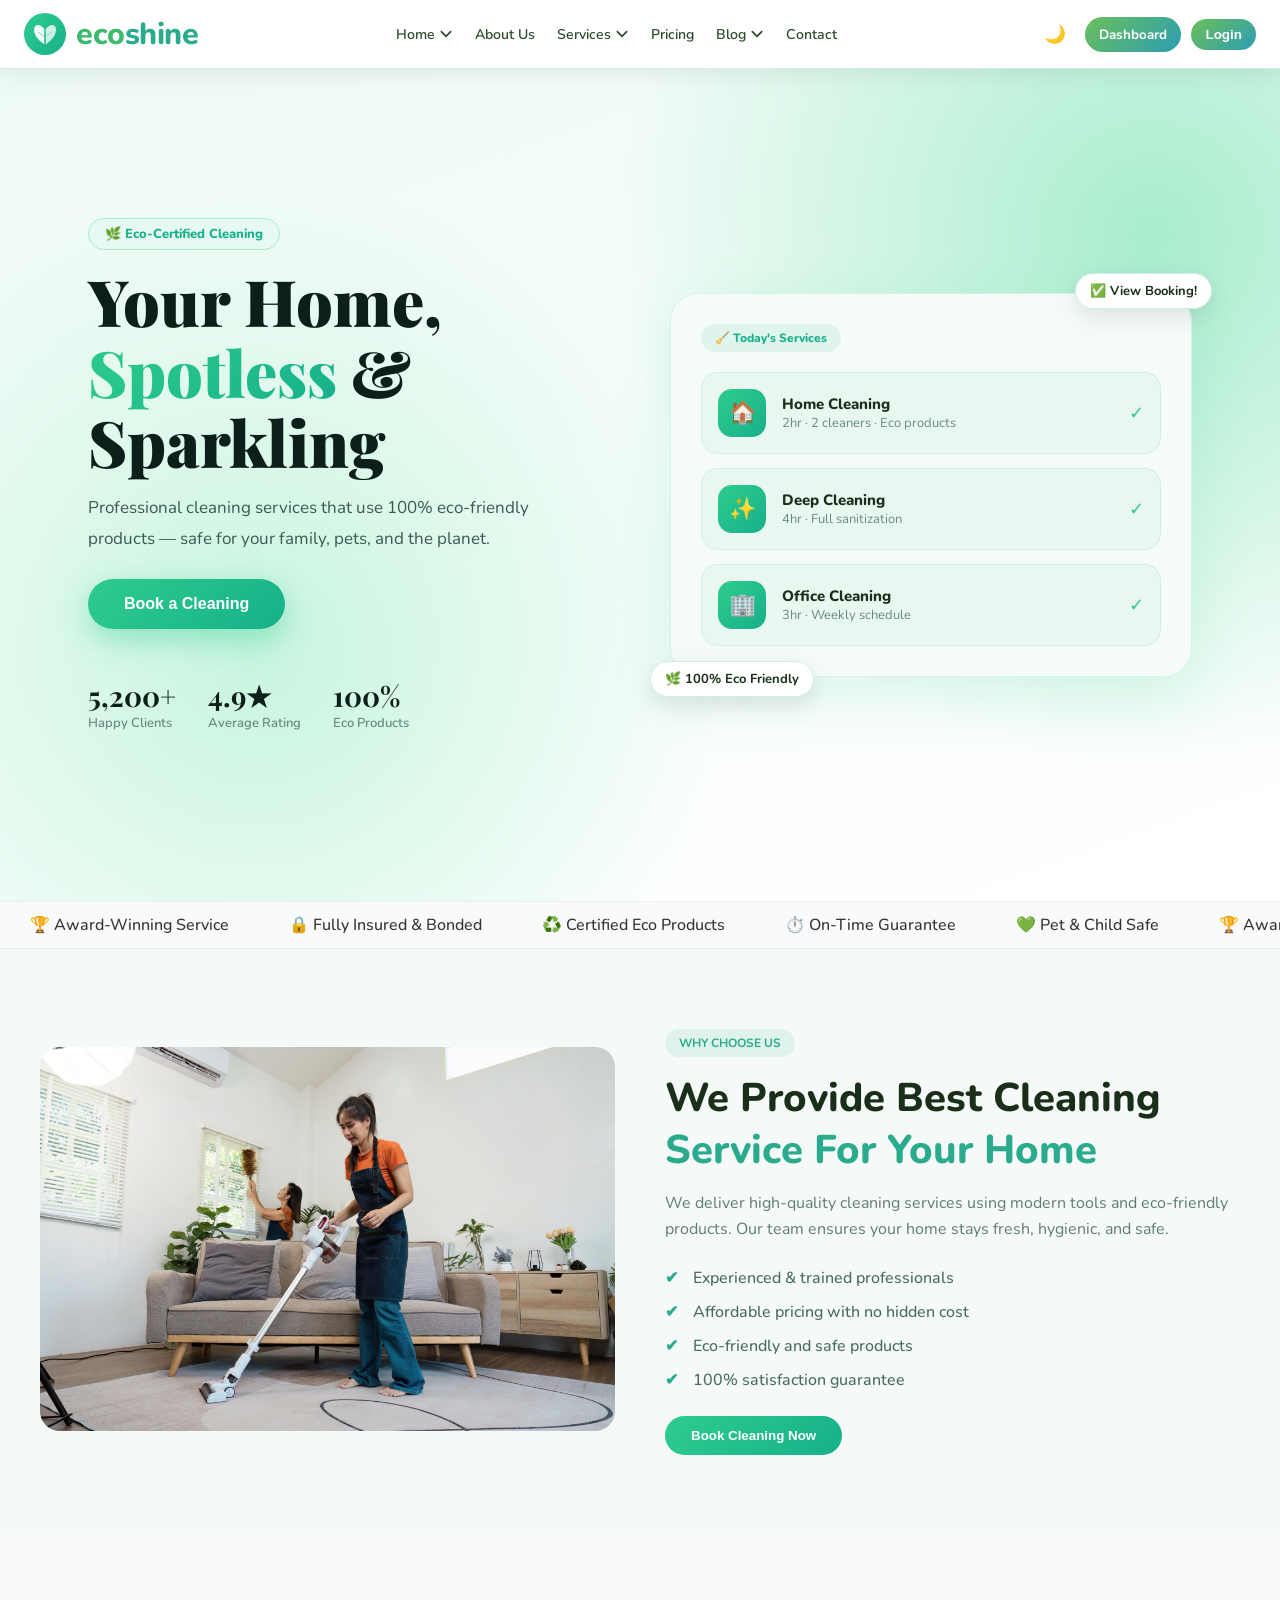
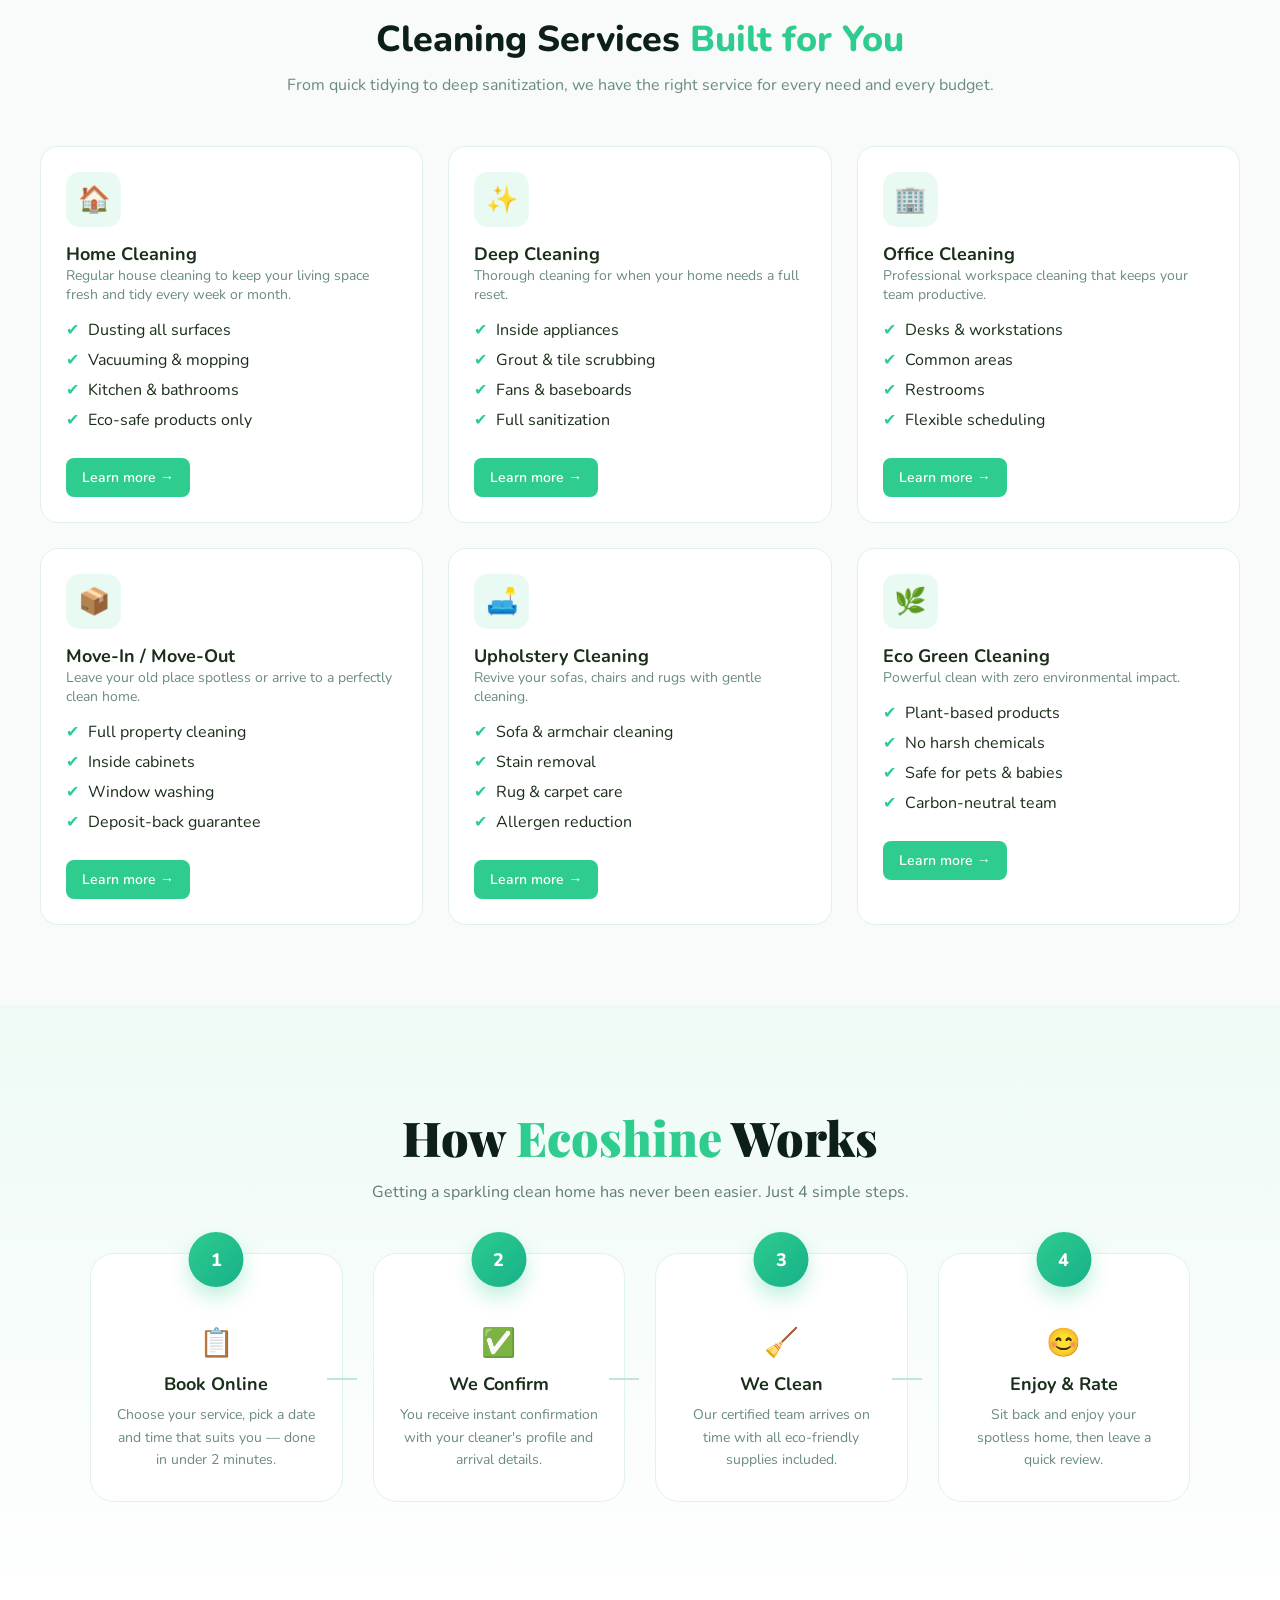
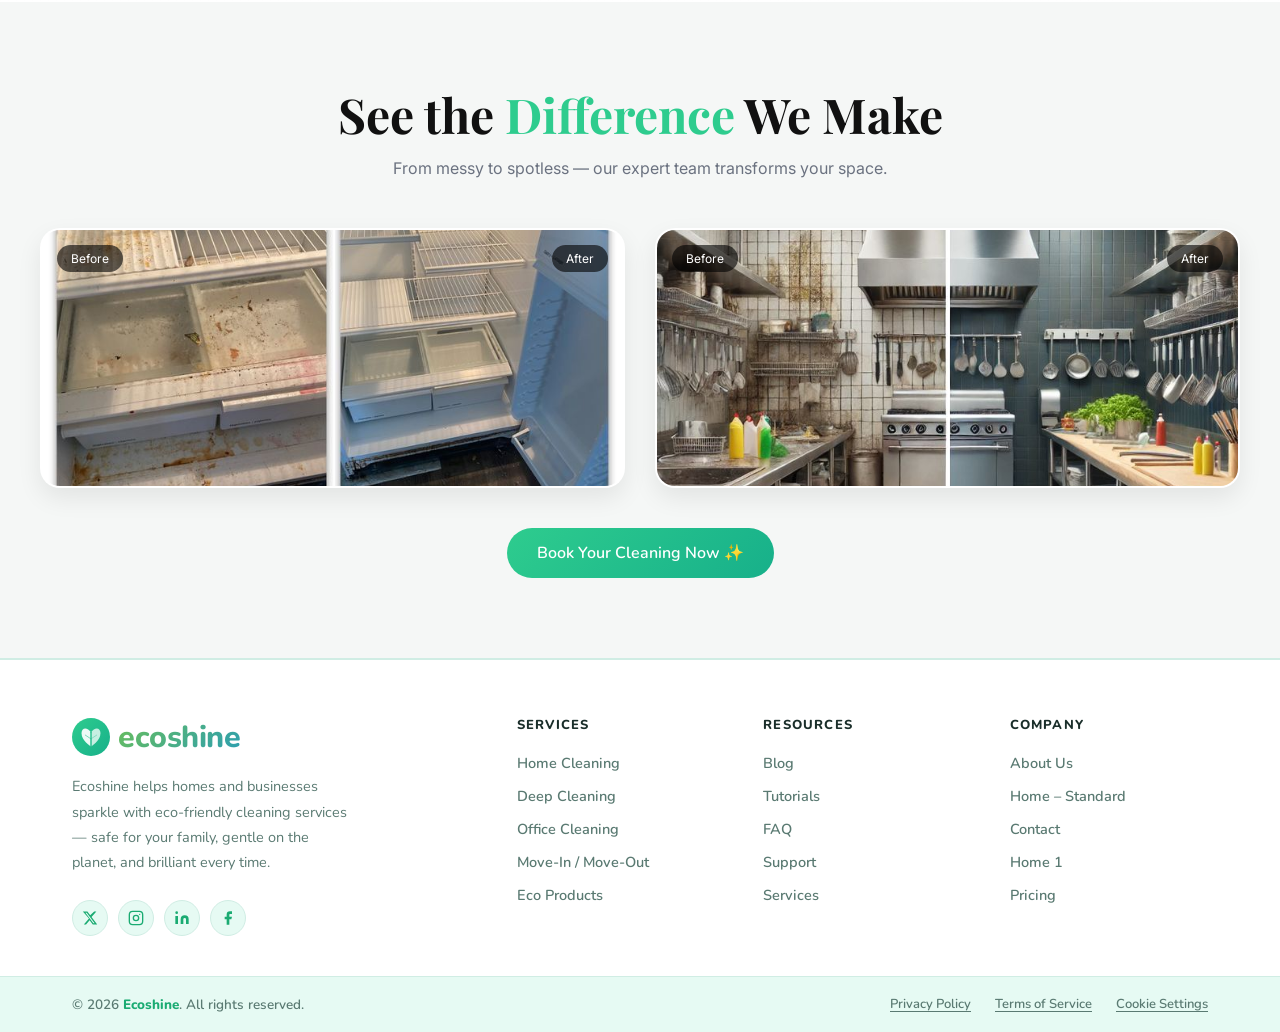
<file: index.html>
<!DOCTYPE html>
<html lang="en">
<head>
  <meta charset="UTF-8">
  <meta name="viewport" content="width=device-width, initial-scale=1.0">
  <title>Ecoshine Services</title>

  <link rel="stylesheet" href="../index.css">
   <link rel="stylesheet" href="../css/nav.css">
     <link rel="stylesheet" href="../css/footer.css">

 
   
 <link href="https://fonts.googleapis.com/css2?family=Playfair+Display:wght@700;900&family=Nunito:wght@400;700;800&display=swap" rel="stylesheet">
<link href="https://fonts.googleapis.com/css2?family=Playfair+Display:wght@600;700;800&display=swap" rel="stylesheet">
<link href="https://fonts.googleapis.com/css2?family=DM+Serif+Display&display=swap" rel="stylesheet">
<link href="https://fonts.googleapis.com/css2?family=Playfair+Display:wght@600;700&family=Inter:wght@400;500&display=swap" rel="stylesheet">

</head>
<body>


<header class="navbar">
  <div class="nav-container">

 
    <a class="logo" href="../index.html">
       <svg class="logo-icon" viewBox="0 0 42 42" fill="none" xmlns="http://www.w3.org/2000/svg">
     
      <circle cx="21" cy="21" r="21" fill="url(#navGrad)"/>

      
      <path d="M21 32 C21 32 10 25 10 17 C10 11 16 10 21 17 Z"
            fill="white" opacity="0.95"/>

     
      <path d="M21 32 C21 32 32 25 32 17 C32 11 26 10 21 17 Z"
            fill="white" opacity="0.78"/>

     
      <line x1="21" y1="32" x2="21" y2="17"
            stroke="url(#navGrad)" stroke-width="1.6" stroke-linecap="round"/>

      
      <line x1="21" y1="24" x2="14.5" y2="19.5"
            stroke="url(#navGrad)" stroke-width="1" stroke-linecap="round" opacity="0.55"/>

    
      <line x1="21" y1="24" x2="27.5" y2="19.5"
            stroke="url(#navGrad)" stroke-width="1" stroke-linecap="round" opacity="0.4"/>

      <defs>
        <linearGradient id="navGrad" x1="0" y1="0" x2="42" y2="42" gradientUnits="userSpaceOnUse">
          <stop offset="0%" stop-color="#2ecc8e"/>
          <stop offset="100%" stop-color="#17b08a"/>
        </linearGradient>
      </defs>
    </svg>
      <span class="logo-text"><span class="eco">eco</span><span class="nest">shine</span></span>
    </a>

   
    <ul class="nav-links">

      <li class="nav-item">
  <a href="../index.html" class="nav-link">
    Home
    <span class="arrow">
      <svg viewBox="0 0 12 12" fill="none">
        <path d="M2 4l4 4 4-4" stroke="currentColor" stroke-width="1.5" stroke-linecap="round" stroke-linejoin="round"/>
      </svg>
    </span>
  </a>

  <ul class="dropdown">
    <li><a href="../home2/Home.html">Home – Standard</a></li>
  
  </ul>
</li>

      <li class="nav-item"><a class="nav-link" href="../about us/about.html">About Us</a></li>

      <li class="nav-item">
  <a href="../services/services.html" class="nav-link">
    Services
    <span class="arrow">
      <svg viewBox="0 0 12 12" fill="none">
        <path d="M2 4l4 4 4-4" stroke="currentColor" stroke-width="1.5" stroke-linecap="round" stroke-linejoin="round"/>
      </svg>
    </span>
  </a>

  <ul class="dropdown">
 <li><a href="../service-details/service-details.html?service=regular">🏠 Regular</a></li>
<li><a href="../service-details/service-details.html?service=deep">✨ Deep Clean</a></li>
<li><a href="../service-details/service-details.html?service=move">📦 Move In/Out</a></li>
<li><a href="../service-details/service-details.html?service=office">🏢 Office</a></li>
<li><a href="../service-details/service-details.html?service=kitchen">🍳 Kitchen</a></li>
<li><a href="../service-details/service-details.html?service=carpet">🛋 Carpet</a></li>
<li><a href="../service-details/service-details.html?service=post">🔨 Post-Construction</a></li>
<li><a href="../service-details/service-details.html?service=air">🌬 Air Quality</a></li>
  </ul>
</li>

      <li class="nav-item"><a class="nav-link" href="../Pricing/Pricing.html">Pricing</a></li>

      <li class="nav-item">
  <a href="../Blog/Blog.html" class="nav-link">
    Blog
    <span class="arrow">
      <svg viewBox="0 0 12 12" fill="none">
        <path d="M2 4l4 4 4-4" stroke="currentColor" stroke-width="1.5" stroke-linecap="round" stroke-linejoin="round"/>
      </svg>
    </span>
  </a>

  <ul class="dropdown">
  <li><a href="../Blog-details/Blog-details.html?blog=eco">🏠 Eco Swaps</a></li>
<li><a href="../Blog-details/Blog-details.html?blog=diy">🍋 DIY Cleaners</a></li>
<li><a href="../Blog-details/Blog-details.html?blog=zero">♻️ Zero Waste</a></li>
<li><a href="../Blog-details/Blog-details.html?blog=pet">🐾 Pet Safe</a></li>
<li><a href="../Blog-details/Blog-details.html?blog=bcorp">🌱 B Corp</a></li>
<li><a href="../Blog-details/Blog-details.html?blog=water">💧 Water Wise</a></li>
<li><a href="../Blog-details/Blog-details.html?blog=air">🌸 Air Fresheners</a></li>
  </ul>
</li>
      <li class="nav-item"><a class="nav-link" href="../Contact/Contact.html">Contact</a></li>

    </ul>

    
    <div class="nav-actions">
      <button class="theme-toggle" id="themeToggle" aria-label="Toggle theme" title="Toggle dark/light mode">🌙</button>
      <a class="btn-dashboard" href="../dashboard/dashboard.html">Dashboard</a>
      <a href="../book-now/book-now.html">
  <button class="btn-booknow">Login</button>
</a>
      <button class="hamburger" id="hamburger" aria-label="Open menu">
        <span></span><span></span><span></span>
      </button>
    </div>

  </div>

 
 <div class="mobile-menu" id="mobileMenu">

<div class="mobile-group-label">
  <a href="../index.html">Home</a>
  <span onclick="toggleDropdown('homeMenu')">▾</span>
</div>

  <div id="homeMenu" style="display:none;">
    <a class="mobile-sub-link" href="../home2/Home.html">Home – Standard</a>
    </div>

  <div class="mobile-divider"></div>

  <a class="mobile-link" href="../about us/about.html">About Us</a>

 
<div class="mobile-group-label">
  <a href="../services/services.html">Services</a>
  <span onclick="toggleDropdown('servicesMenu')">▾</span>
</div>

  <div id="servicesMenu" style="display:none;">
    <a class="mobile-sub-link" href="../service-details/service-details.html?service=regular">Regular Cleaning</a>
    <a class="mobile-sub-link" href="../service-details/service-details.html?service=deep">Deep Cleaning</a>
    <a class="mobile-sub-link" href="../service-details/service-details.html?service=move">Move In/Out</a>
    <a class="mobile-sub-link" href="../service-details/service-details.html?service=office">Office Cleaning</a>
    <a class="mobile-sub-link" href="../service-details/service-details.html?service=bathroom">Bathroom Cleaning</a>
    <a class="mobile-sub-link" href="../service-details/service-details.html?service=kitchen">Kitchen Cleaning</a>
    <a class="mobile-sub-link" href="../service-details/service-details.html?service=carpet">Carpet Cleaning</a>
    <a class="mobile-sub-link" href="../service-details/service-details.html?service=post">Post Construction</a>
    <a class="mobile-sub-link" href="../service-details/service-details.html?service=air">Air Quality</a>
  </div>

  <div class="mobile-divider"></div>

  <a class="mobile-link" href="../Pricing/Pricing.html">Pricing</a>


<div class="mobile-group-label">
  <a href="../blog/blog.html">Blog</a>
  <span onclick="toggleDropdown('blogMenu')">▾</span>
</div>

  <div id="blogMenu" style="display:none;">
    <a class="mobile-sub-link" href="../Blog-details/Blog-details.html?blog=eco">Eco Swaps</a>
    <a class="mobile-sub-link" href="../Blog-details/Blog-details.html?blog=toxins">Hidden Toxins</a>
    <a class="mobile-sub-link" href="../Blog-details/Blog-details.html?blog=diy">DIY Cleaners</a>
    <a class="mobile-sub-link" href="../Blog-details/Blog-details.html?blog=zero">Zero Waste</a>
    <a class="mobile-sub-link" href="../Blog-details/Blog-details.html?blog=pet">Pet Safe</a>
    <a class="mobile-sub-link" href="../Blog-details/Blog-details.html?blog=bcorp">B Corp</a>
    <a class="mobile-sub-link" href="../Blog-details/Blog-details.html?blog=water">Water Wise</a>
    <a class="mobile-sub-link" href="../Blog-details/Blog-details.html?blog=air">Air Fresheners</a>
  </div>
  
  <div class="mobile-divider"></div>

  <a class="mobile-link" href="../Contact/Contact.html">Contact</a>

  <div class="mobile-actions">
    <a href="../book-now/book-now.html">
      <button class="btn-booknow">Login</button>
    </a>
    <a class="btn-dashboard" href="../dashboard/dashboard.html">Dashboard</a>
  </div>

</div>
</header>


   
<div class="hero-wrap">
  <section class="hero">
    <div class="hero-blob hero-blob-1"></div>
    <div class="hero-blob hero-blob-2"></div>

    <div class="hero-inner">
      <div class="hero-content">
        <div class="hero-badge">🌿 Eco-Certified Cleaning</div>
        <h1>Your Home, <span>Spotless</span> &amp; Sparkling</h1>
        <p>Professional cleaning services that use 100% eco-friendly products — safe for your family, pets, and the planet.</p>
        <div class="hero-ctas">
         <a href="../book-now/book-now.html">
  <button class="cta-primary">Book a Cleaning</button>
</a>
        </div>
        <div class="hero-stats">
          <div class="stat"><div class="stat-num">5,200+</div><div class="stat-label">Happy Clients</div></div>
          <div class="stat"><div class="stat-num">4.9★</div><div class="stat-label">Average Rating</div></div>
          <div class="stat"><div class="stat-num">100%</div><div class="stat-label">Eco Products</div></div>
        </div>
      </div>

      <div class="hero-visual">
        <div class="float-badge float-badge-1">✅ View Booking!</div>
        <div class="hero-card-main">
          <div class="card-tag">🧹 Today's Services</div>
          <div class="service-preview">
            <div class="service-row">
              <div class="s-icon">🏠</div>
              <div class="s-info"><div class="s-name">Home Cleaning</div><div class="s-desc">2hr · 2 cleaners · Eco products</div></div>
              <div class="s-check">✓</div>
            </div>
            <div class="service-row">
              <div class="s-icon">✨</div>
              <div class="s-info"><div class="s-name">Deep Cleaning</div><div class="s-desc">4hr · Full sanitization</div></div>
              <div class="s-check">✓</div>
            </div>
            <div class="service-row">
              <div class="s-icon">🏢</div>
              <div class="s-info"><div class="s-name">Office Cleaning</div><div class="s-desc">3hr · Weekly schedule</div></div>
              <div class="s-check">✓</div>
            </div>
          </div>
        </div>
        <div class="float-badge float-badge-2">🌿 100% Eco Friendly</div>
      </div>
    </div>
  </section>
</div>



<div class="trust-strip">
  <div class="trust-track">

    <div class="trust-item">🏆 Award-Winning Service</div>
    <div class="trust-item">🔒 Fully Insured & Bonded</div>
    <div class="trust-item">♻️ Certified Eco Products</div>
    <div class="trust-item">⏱️ On-Time Guarantee</div>
    <div class="trust-item">💚 Pet & Child Safe</div>

    
    <div class="trust-item">🏆 Award-Winning Service</div>
    <div class="trust-item">🔒 Fully Insured & Bonded</div>
    <div class="trust-item">♻️ Certified Eco Products</div>
    <div class="trust-item">⏱️ On-Time Guarantee</div>
    <div class="trust-item">💚 Pet & Child Safe</div>

  </div>
</div>





<section class="why-section">
  <div class="why-container">

    
    <div class="why-image reveal-left">
      <img src="../images/your-image.jpg" alt="Cleaning Service">
    </div>

    
    <div class="why-content reveal-right">
      <div class="why-tag">WHY CHOOSE US</div>

      <h2 class="why-title">
        We Provide Best Cleaning <br>
        <span>Service For Your Home</span>
      </h2>

      <p class="why-desc">
        We deliver high-quality cleaning services using modern tools and eco-friendly products.
        Our team ensures your home stays fresh, hygienic, and safe.
      </p>

      <ul class="why-list">
        <li>Experienced & trained professionals</li>
        <li>Affordable pricing with no hidden cost</li>
        <li>Eco-friendly and safe products</li>
        <li>100% satisfaction guarantee</li>
      </ul>

      <a href="../book-now/book-now.html">
  <button class="why-btn">Book Cleaning Now</button>
</a>
    </div>

  </div>
</section>


<section class="services" id="services">

  <div class="container">

    <div class="header">
      <h2>Cleaning Services <span>Built for You</span></h2>
      <p>From quick tidying to deep sanitization, we have the right service for every need and every budget.</p>
     
    </div>

    <div class="grid">

     
      <div class="card">
        <div class="icon">🏠</div>
        <h3>Home Cleaning</h3>
        <p>Regular house cleaning to keep your living space fresh and tidy every week or month.</p>
        <ul>
          <li>Dusting all surfaces</li>
          <li>Vacuuming & mopping</li>
          <li>Kitchen & bathrooms</li>
          <li>Eco-safe products only</li>
        </ul>
        <a href="../service-details/service-details.html?service=regular">Learn more →</a>
      </div>

      <div class="card">
        <div class="icon">✨</div>
        <h3>Deep Cleaning</h3>
        <p>Thorough cleaning for when your home needs a full reset.</p>
        <ul>
          <li>Inside appliances</li>
          <li>Grout & tile scrubbing</li>
          <li>Fans & baseboards</li>
          <li>Full sanitization</li>
        </ul>
        <a href="../service-details/service-details.html?service=deep">Learn more →</a>
      </div>

      <div class="card">
        <div class="icon">🏢</div>
        <h3>Office Cleaning</h3>
        <p>Professional workspace cleaning that keeps your team productive.</p>
        <ul>
          <li>Desks & workstations</li>
          <li>Common areas</li>
          <li>Restrooms</li>
          <li>Flexible scheduling</li>
        </ul>
         <a href="../service-details/service-details.html?service=office">Learn more →</a>
      </div>

      <div class="card">
        <div class="icon">📦</div>
        <h3>Move-In / Move-Out</h3>
        <p>Leave your old place spotless or arrive to a perfectly clean home.</p>
        <ul>
          <li>Full property cleaning</li>
          <li>Inside cabinets</li>
          <li>Window washing</li>
          <li>Deposit-back guarantee</li>
        </ul>
        <a href="../service-details/service-details.html?service=move">Learn more →</a>
      </div>

      <div class="card">
        <div class="icon">🛋️</div>
        <h3>Upholstery Cleaning</h3>
        <p>Revive your sofas, chairs and rugs with gentle cleaning.</p>
        <ul>
          <li>Sofa & armchair cleaning</li>
          <li>Stain removal</li>
          <li>Rug & carpet care</li>
          <li>Allergen reduction</li>
        </ul>
        <a href="../service-details/service-details.html?service=post">Learn more →</a>
      </div>

      <div class="card">
        <div class="icon">🌿</div>
        <h3>Eco Green Cleaning</h3>
        <p>Powerful clean with zero environmental impact.</p>
        <ul>
          <li>Plant-based products</li>
          <li>No harsh chemicals</li>
          <li>Safe for pets & babies</li>
          <li>Carbon-neutral team</li>
        </ul>
       <a href="../service-details/service-details.html?service=air">Learn more →</a>
      </div>

    </div>

  </div>
</section>






<div class="how-section">
  <div class="how-inner reveal">
    
    <h2 class="section-title">How <span>Ecoshine</span> Works</h2>
    <p class="section-sub">Getting a sparkling clean home has never been easier. Just 4 simple steps.</p>
    <div class="steps">
      <div class="step">
        <div class="step-num">1</div>
        <div class="step-icon">📋</div>
        <h3>Book Online</h3>
        <p>Choose your service, pick a date and time that suits you — done in under 2 minutes.</p>
        <div class="step-connector"></div>
      </div>
      <div class="step">
        <div class="step-num">2</div>
        <div class="step-icon">✅</div>
        <h3>We Confirm</h3>
        <p>You receive instant confirmation with your cleaner's profile and arrival details.</p>
        <div class="step-connector"></div>
      </div>
      <div class="step">
        <div class="step-num">3</div>
        <div class="step-icon">🧹</div>
        <h3>We Clean</h3>
        <p>Our certified team arrives on time with all eco-friendly supplies included.</p>
        <div class="step-connector"></div>
      </div>
      <div class="step">
        <div class="step-num">4</div>
        <div class="step-icon">😊</div>
        <h3>Enjoy & Rate</h3>
        <p>Sit back and enjoy your spotless home, then leave a quick review.</p>
      </div>
    </div>
  </div>
</div>




<section class="ba-section">

  <div class="ba-container">

    <h2 class="ba-title">
      See the <span>Difference</span> We Make
    </h2>

    <p class="ba-sub">
      From messy to spotless — our expert team transforms your space.
    </p>

   <div class="ba-grid">

  
  <div class="ba-card">
    <img src="../images/before1.jpg" class="ba-img">

    <span class="ba-label before-label">Before</span>
    <span class="ba-label after-label">After</span>
  </div>


  <div class="ba-card">
    <img src="../images/before2.jpg" class="ba-img">

    <span class="ba-label before-label">Before</span>
    <span class="ba-label after-label">After</span>
  </div>

</div>

    <a href="../book-now/book-now.html" class="ba-btn">Book Your Cleaning Now ✨</a>

  </div>

</section>




<footer>
  <div class="footer-main">


    <div class="footer-brand">
      <a href="../index.html" class="logo">
        <div class="logo-icon">
          <svg width="40" height="40" viewBox="0 0 40 40" fill="none" xmlns="http://www.w3.org/2000/svg">
            <circle cx="20" cy="20" r="20" fill="url(#lg1)"/>
            <!-- Big leaf left -->
            <path d="M20 30 C20 30 10 24 10 16 C10 10 16 9 20 15 C20 15 20 15 20 30Z" fill="white" opacity="0.92"/>
            <!-- Big leaf right -->
            <path d="M20 30 C20 30 30 24 30 16 C30 10 24 9 20 15 C20 15 20 15 20 30Z" fill="white" opacity="0.75"/>
            <!-- Center stem -->
            <line x1="20" y1="30" x2="20" y2="15" stroke="url(#lg1)" stroke-width="1.5" stroke-linecap="round"/>
            <!-- Left vein -->
            <line x1="20" y1="22" x2="14" y2="18" stroke="url(#lg1)" stroke-width="1" stroke-linecap="round" opacity="0.6"/>
            <!-- Right vein -->
            <line x1="20" y1="22" x2="26" y2="18" stroke="url(#lg1)" stroke-width="1" stroke-linecap="round" opacity="0.4"/>
            <defs>
              <linearGradient id="lg1" x1="0" y1="0" x2="40" y2="40" gradientUnits="userSpaceOnUse">
                <stop offset="0%" stop-color="#2ecc8e"/>
                <stop offset="100%" stop-color="#17b08a"/>
              </linearGradient>
            </defs>
          </svg>
        </div>
        <span class="logo-text">ecoshine</span>
      </a>
      <p>Ecoshine helps homes and businesses sparkle with eco-friendly cleaning services — safe for your family, gentle on the planet, and brilliant every time.</p>
      <div class="social-links">
        <a href="#" title="X / Twitter">
          <svg width="16" height="16" viewBox="0 0 24 24" fill="currentColor">
            <path d="M18.244 2.25h3.308l-7.227 8.26 8.502 11.24H16.17l-4.714-6.231-5.401 6.231H2.744l7.73-8.835L1.254 2.25H8.08l4.253 5.622 5.911-5.622Zm-1.161 17.52h1.833L7.084 4.126H5.117Z"/>
          </svg>
        </a>
        <a href="#" title="Instagram">
          <svg width="16" height="16" viewBox="0 0 24 24" fill="none" stroke="currentColor" stroke-width="2" stroke-linecap="round" stroke-linejoin="round">
            <rect x="2" y="2" width="20" height="20" rx="5" ry="5"/>
            <circle cx="12" cy="12" r="4"/>
            <circle cx="17.5" cy="6.5" r="1" fill="currentColor" stroke="none"/>
          </svg>
        </a>
        <a href="#" title="LinkedIn">
          <svg width="16" height="16" viewBox="0 0 24 24" fill="currentColor">
            <path d="M16 8a6 6 0 0 1 6 6v7h-4v-7a2 2 0 0 0-2-2 2 2 0 0 0-2 2v7h-4v-7a6 6 0 0 1 6-6zM2 9h4v12H2z"/>
            <circle cx="4" cy="4" r="2"/>
          </svg>
        </a>
        <a href="#" title="Facebook">
          <svg width="16" height="16" viewBox="0 0 24 24" fill="currentColor">
            <path d="M18 2h-3a5 5 0 0 0-5 5v3H7v4h3v8h4v-8h3l1-4h-4V7a1 1 0 0 1 1-1h3z"/>
          </svg>
        </a>
      </div>
    </div>

  
     <div class="footer-col">
      <h4>Services</h4>
      <ul>
        <li><a href="../service-details/service-details.html?service=regular">Home Cleaning</a></li>
        <li><a href="../service-details/service-details.html?service=deep">Deep Cleaning</a></li>
        <li><a href="../service-details/service-details.html?service=office">Office Cleaning</a></li>
        <li><a href="../service-details/service-details.html?service=move">Move-In / Move-Out</a></li>
        <li><a href="../service-details/service-details.html?service=air">Eco Products</a></li>
      </ul>
    </div>

    
    <div class="footer-col">
  <h4>Resources</h4>
  <ul>
    <li><a href="../Blog/Blog.html">Blog</a></li>
    <li><a href="../book-now/book-now.html">Tutorials</a></li>
    <li><a href="../Contact/Contact.html#faq">FAQ</a></li>
    <li><a href="../book-now/book-now.html">Support</a></li>
    <li><a href="../services/services.html">Services</a></li> 
  </ul>
</div>

    
    <div class="footer-col">
      <h4>Company</h4>
      <ul>
        <li><a href="../about us/about.html">About Us</a></li>
        <li><a href="../home2/Home.html">Home – Standard</a></li>
        <li><a href="../Contact/Contact.html">Contact</a></li>
        <li><a href="../index.html">Home 1</a></li>
        <li><a href="../Pricing/Pricing.html">Pricing</a></li>
      </ul>
    </div>

  </div>


  <div class="footer-bottom">
    <div class="footer-bottom-inner">
      <p>© 2026 <span>Ecoshine</span>. All rights reserved.</p>
     
      <div class="footer-bottom-links">
        <a href="#">Privacy Policy</a>
        <a href="#">Terms of Service</a>
        <a href="#">Cookie Settings</a>
      </div>
    </div>
  </div>
</footer>
<script src="../index.js"></script>

<script src="../js/nav.js"></script>
<script src="../js/footer.js"></script>
</body>
</html>
</file>
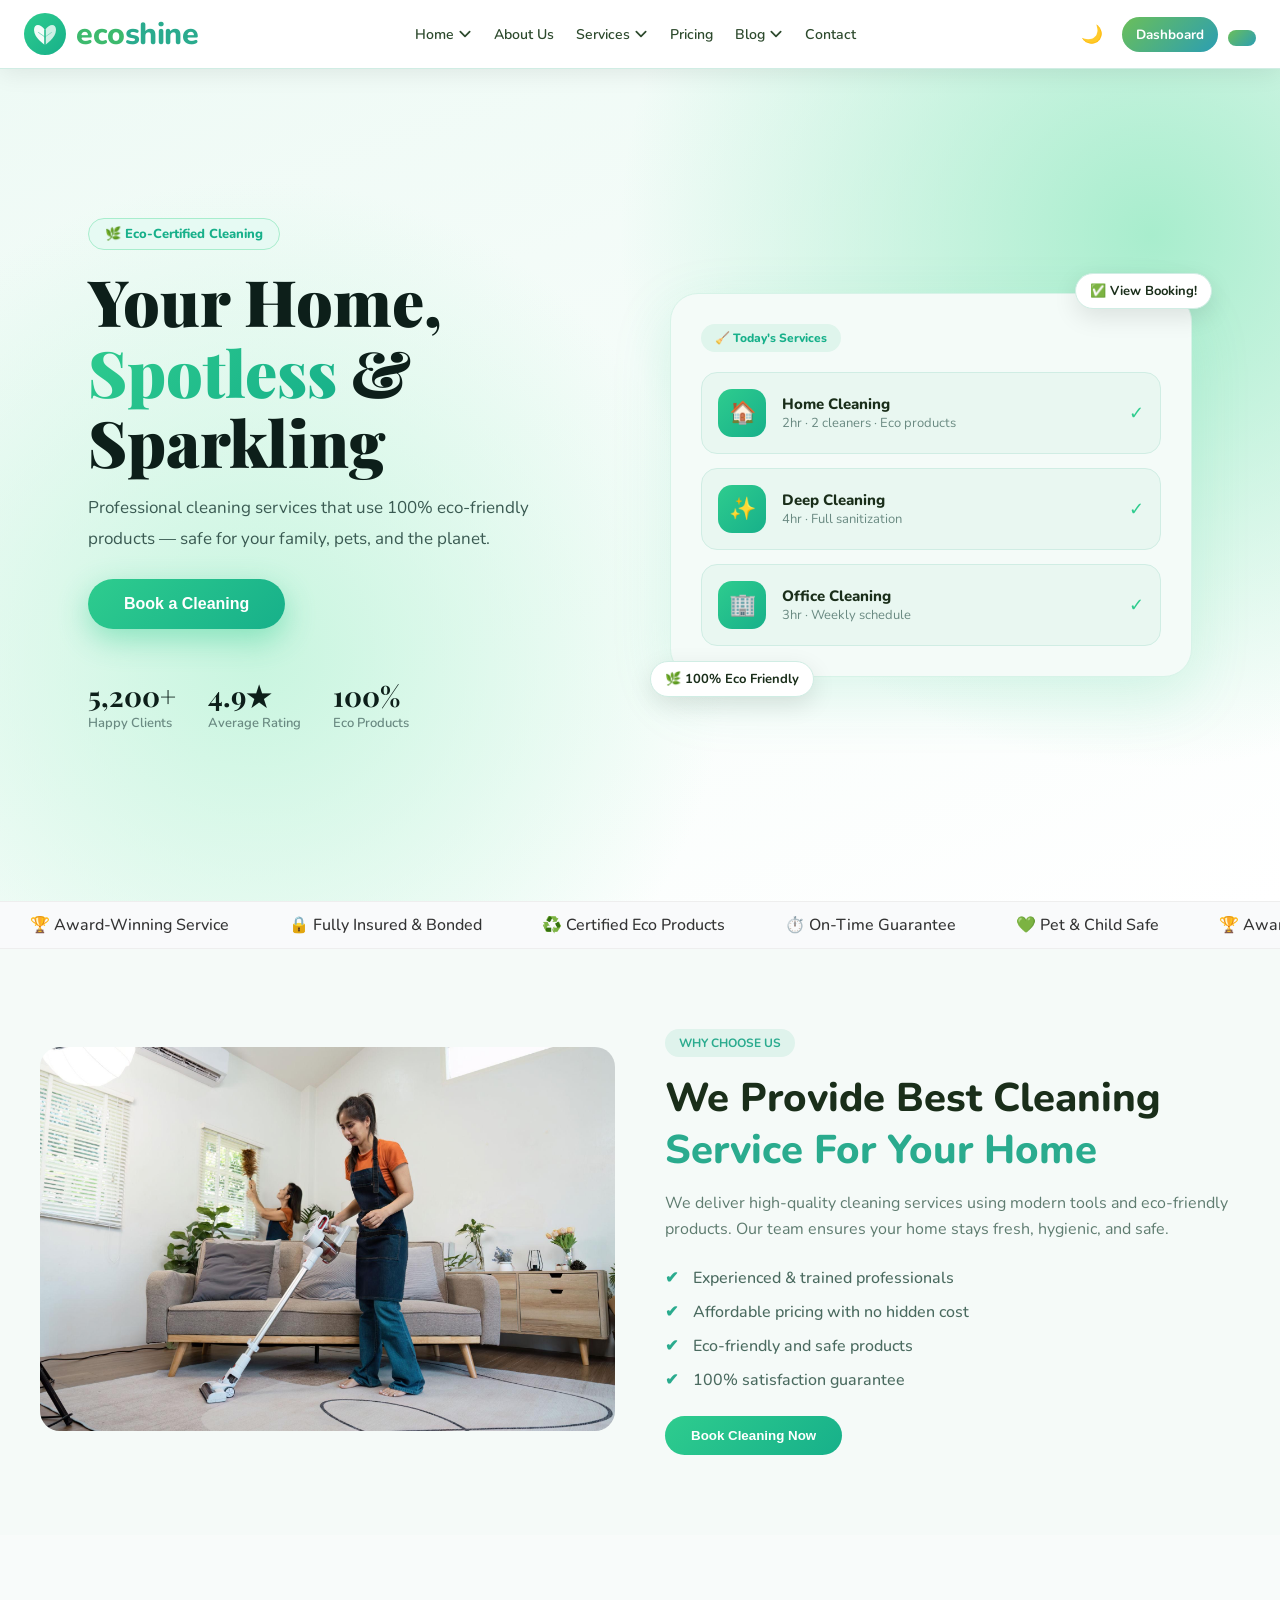
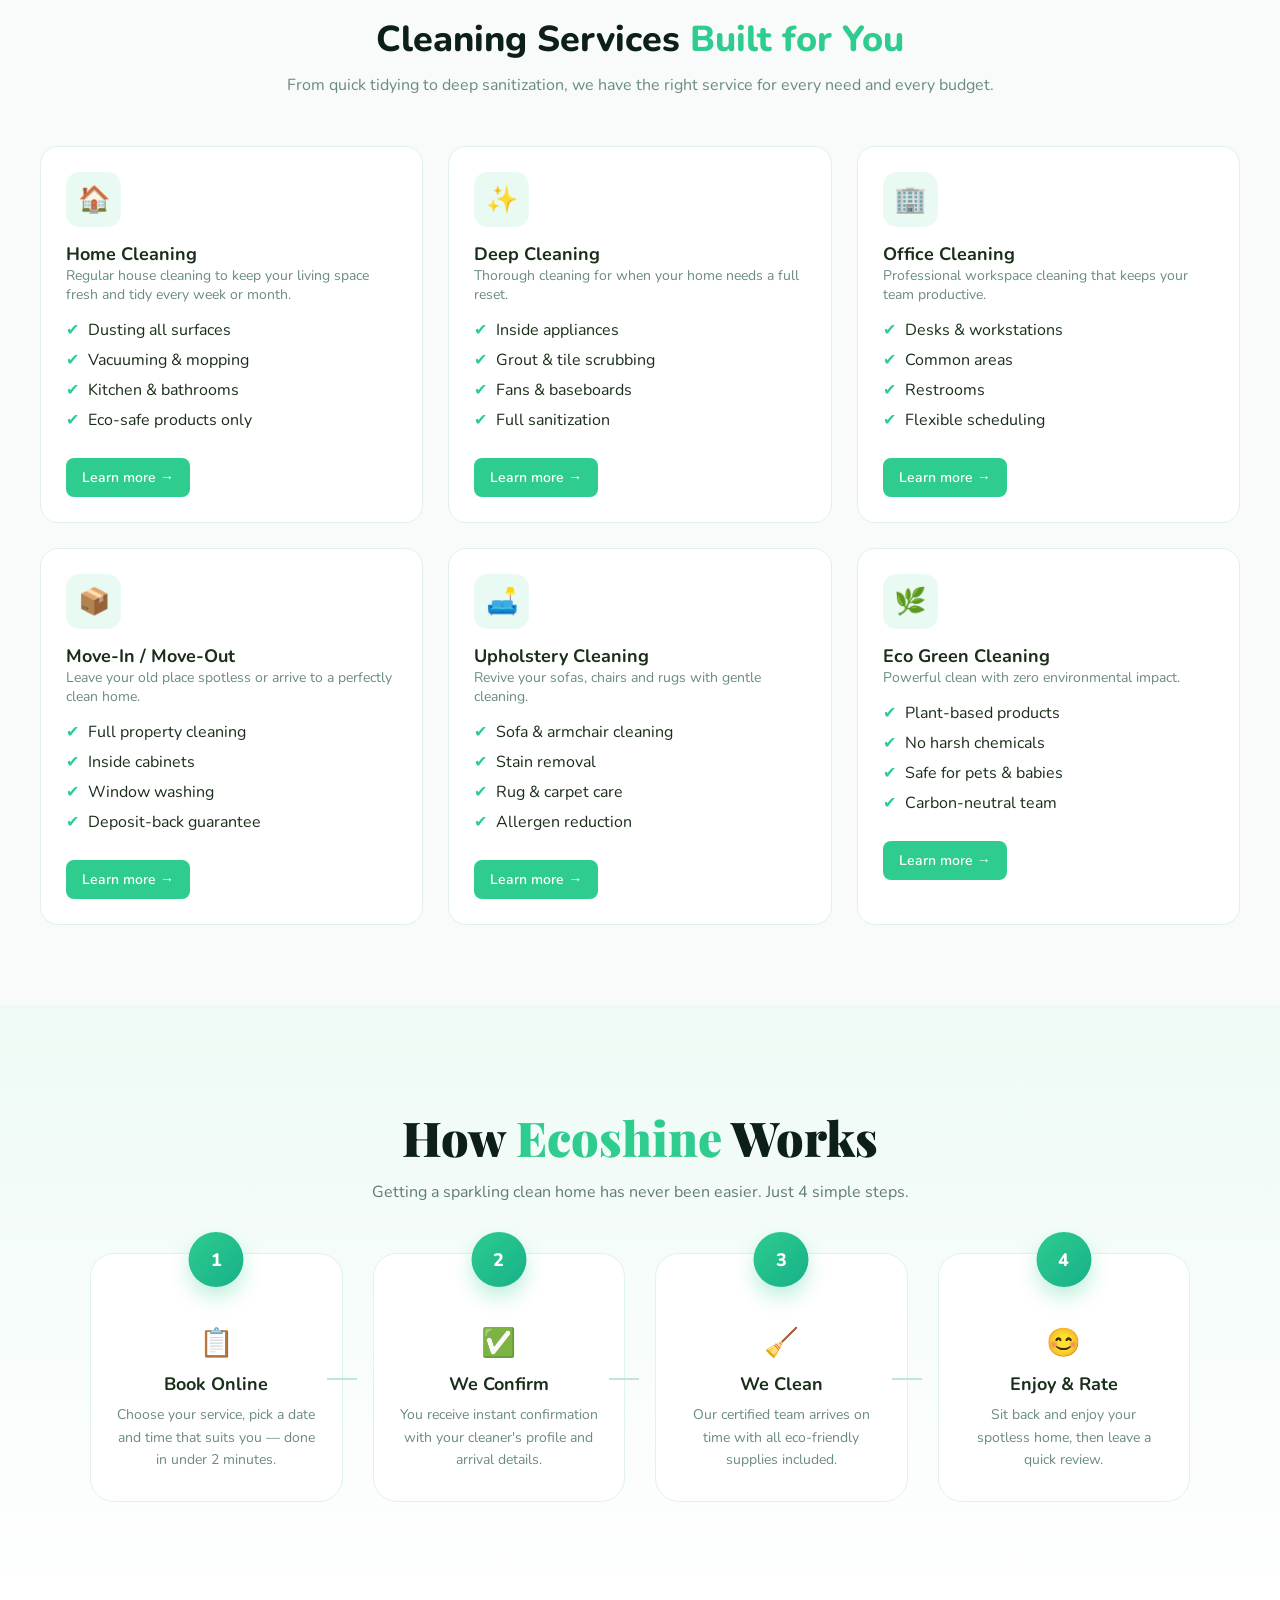
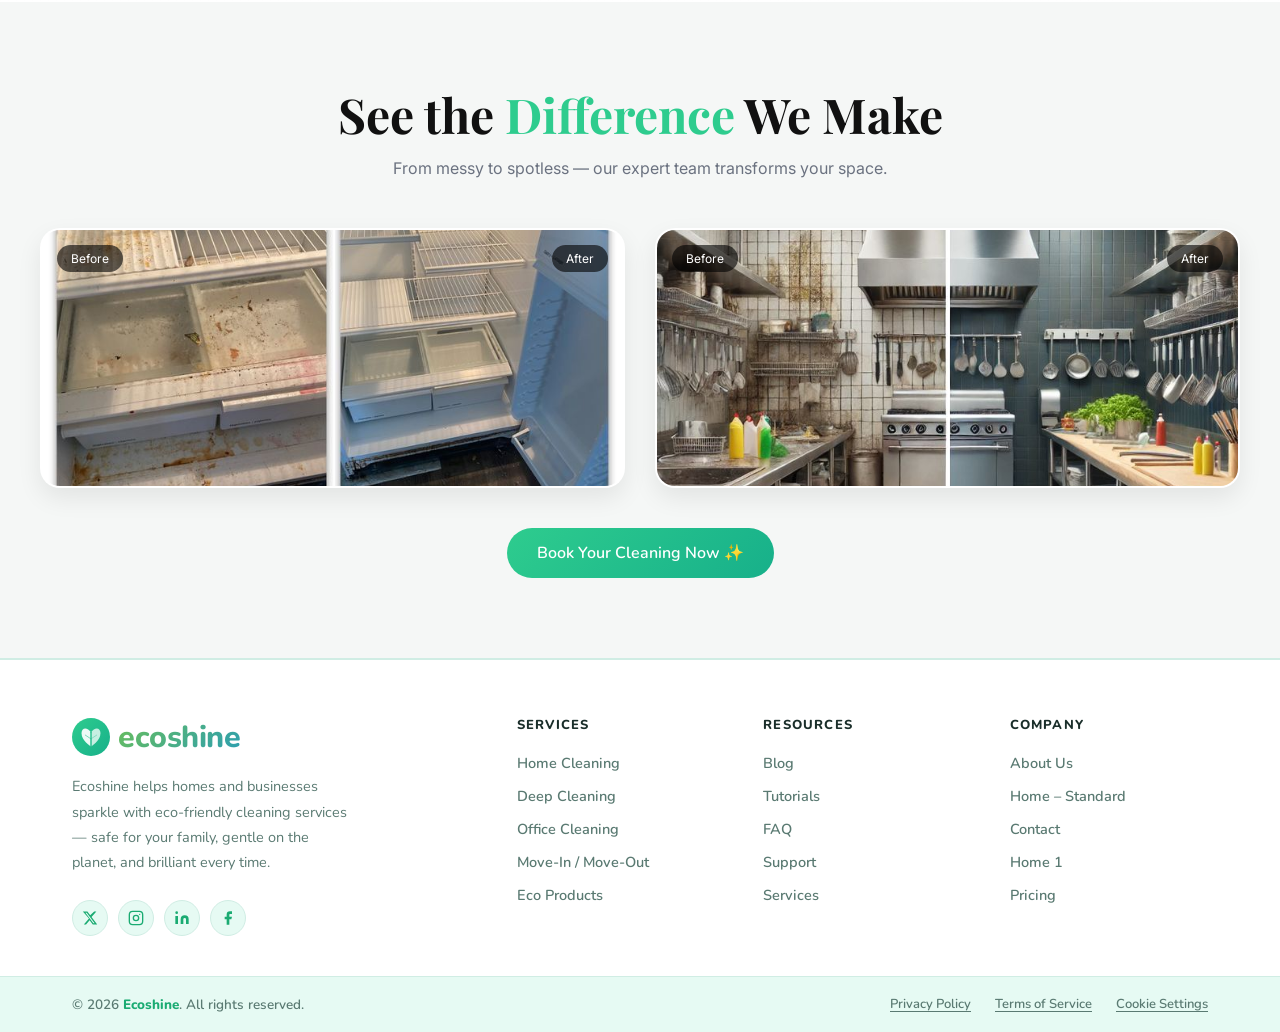
<file: home-1/index.html>
<!DOCTYPE html>
<html lang="en">
<head>
  <meta charset="UTF-8">
  <meta name="viewport" content="width=device-width, initial-scale=1.0">
  <title>Ecoshine Services</title>

  <link rel="stylesheet" href="../home-1/index.css">
   <link rel="stylesheet" href="../css/nav.css">
     <link rel="stylesheet" href="../css/footer.css">

 
   
 <link href="https://fonts.googleapis.com/css2?family=Playfair+Display:wght@700;900&family=Nunito:wght@400;700;800&display=swap" rel="stylesheet">
<link href="https://fonts.googleapis.com/css2?family=Playfair+Display:wght@600;700;800&display=swap" rel="stylesheet">
<link href="https://fonts.googleapis.com/css2?family=DM+Serif+Display&display=swap" rel="stylesheet">
<link href="https://fonts.googleapis.com/css2?family=Playfair+Display:wght@600;700&family=Inter:wght@400;500&display=swap" rel="stylesheet">

</head>
<body>


<header class="navbar">
  <div class="nav-container">

 
    <a class="logo" href="../home-1/index.html">
       <svg class="logo-icon" viewBox="0 0 42 42" fill="none" xmlns="http://www.w3.org/2000/svg">
     
      <circle cx="21" cy="21" r="21" fill="url(#navGrad)"/>

      
      <path d="M21 32 C21 32 10 25 10 17 C10 11 16 10 21 17 Z"
            fill="white" opacity="0.95"/>

     
      <path d="M21 32 C21 32 32 25 32 17 C32 11 26 10 21 17 Z"
            fill="white" opacity="0.78"/>

     
      <line x1="21" y1="32" x2="21" y2="17"
            stroke="url(#navGrad)" stroke-width="1.6" stroke-linecap="round"/>

      
      <line x1="21" y1="24" x2="14.5" y2="19.5"
            stroke="url(#navGrad)" stroke-width="1" stroke-linecap="round" opacity="0.55"/>

    
      <line x1="21" y1="24" x2="27.5" y2="19.5"
            stroke="url(#navGrad)" stroke-width="1" stroke-linecap="round" opacity="0.4"/>

      <defs>
        <linearGradient id="navGrad" x1="0" y1="0" x2="42" y2="42" gradientUnits="userSpaceOnUse">
          <stop offset="0%" stop-color="#2ecc8e"/>
          <stop offset="100%" stop-color="#17b08a"/>
        </linearGradient>
      </defs>
    </svg>
      <span class="logo-text"><span class="eco">eco</span><span class="nest">shine</span></span>
    </a>

   
    <ul class="nav-links">

      <li class="nav-item">
  <a href="../home-1/index.html" class="nav-link">
    Home
    <span class="arrow">
      <svg viewBox="0 0 12 12" fill="none">
        <path d="M2 4l4 4 4-4" stroke="currentColor" stroke-width="1.5" stroke-linecap="round" stroke-linejoin="round"/>
      </svg>
    </span>
  </a>

  <ul class="dropdown">
    <li><a href="../home2/Home.html">Home – Standard</a></li>
  
  </ul>
</li>

      <li class="nav-item"><a class="nav-link" href="../about us/about.html">About Us</a></li>

      <li class="nav-item">
  <a href="../services/services.html" class="nav-link">
    Services
    <span class="arrow">
      <svg viewBox="0 0 12 12" fill="none">
        <path d="M2 4l4 4 4-4" stroke="currentColor" stroke-width="1.5" stroke-linecap="round" stroke-linejoin="round"/>
      </svg>
    </span>
  </a>

  <ul class="dropdown">
 <li><a href="../service-details/service-details.html?service=regular">🏠 Regular</a></li>
<li><a href="../service-details/service-details.html?service=deep">✨ Deep Clean</a></li>
<li><a href="../service-details/service-details.html?service=move">📦 Move In/Out</a></li>
<li><a href="../service-details/service-details.html?service=office">🏢 Office</a></li>
<li><a href="../service-details/service-details.html?service=kitchen">🍳 Kitchen</a></li>
<li><a href="../service-details/service-details.html?service=carpet">🛋 Carpet</a></li>
<li><a href="../service-details/service-details.html?service=post">🔨 Post-Construction</a></li>
<li><a href="../service-details/service-details.html?service=air">🌬 Air Quality</a></li>
  </ul>
</li>

      <li class="nav-item"><a class="nav-link" href="../Pricing/Pricing.html">Pricing</a></li>

      <li class="nav-item">
  <a href="../Blog/Blog.html" class="nav-link">
    Blog
    <span class="arrow">
      <svg viewBox="0 0 12 12" fill="none">
        <path d="M2 4l4 4 4-4" stroke="currentColor" stroke-width="1.5" stroke-linecap="round" stroke-linejoin="round"/>
      </svg>
    </span>
  </a>

  <ul class="dropdown">
  <li><a href="../Blog-details/Blog-details.html?blog=eco">🏠 Eco Swaps</a></li>
<li><a href="../Blog-details/Blog-details.html?blog=diy">🍋 DIY Cleaners</a></li>
<li><a href="../Blog-details/Blog-details.html?blog=zero">♻️ Zero Waste</a></li>
<li><a href="../Blog-details/Blog-details.html?blog=pet">🐾 Pet Safe</a></li>
<li><a href="../Blog-details/Blog-details.html?blog=bcorp">🌱 B Corp</a></li>
<li><a href="../Blog-details/Blog-details.html?blog=water">💧 Water Wise</a></li>
<li><a href="../Blog-details/Blog-details.html?blog=air">🌸 Air Fresheners</a></li>
  </ul>
</li>
      <li class="nav-item"><a class="nav-link" href="../Contact/Contact.html">Contact</a></li>

    </ul>

    
    <div class="nav-actions">
      <button class="theme-toggle" id="themeToggle" aria-label="Toggle theme" title="Toggle dark/light mode">🌙</button>
      <a class="btn-dashboard" href="../dashboard/dashboard.html">Dashboard</a>
      <a href="../book-now/book-now.html">
  <button class="btn-booknow"></button>
</a>
      <button class="hamburger" id="hamburger" aria-label="Open menu">
        <span></span><span></span><span></span>
      </button>
    </div>

  </div>

 
 <div class="mobile-menu" id="mobileMenu">

<div class="mobile-group-label">
  <a href="../home-1/index.html">Home</a>
  <span onclick="toggleDropdown('homeMenu')">▾</span>
</div>

  <div id="homeMenu" style="display:none;">
    <a class="mobile-sub-link" href="../home2/Home.html">Home – Standard</a>
    </div>

  <div class="mobile-divider"></div>

  <a class="mobile-link" href="../about us/about.html">About Us</a>

 
<div class="mobile-group-label">
  <a href="../services/services.html">Services</a>
  <span onclick="toggleDropdown('servicesMenu')">▾</span>
</div>

  <div id="servicesMenu" style="display:none;">
    <a class="mobile-sub-link" href="../service-details/service-details.html?service=regular">Regular Cleaning</a>
    <a class="mobile-sub-link" href="../service-details/service-details.html?service=deep">Deep Cleaning</a>
    <a class="mobile-sub-link" href="../service-details/service-details.html?service=move">Move In/Out</a>
    <a class="mobile-sub-link" href="../service-details/service-details.html?service=office">Office Cleaning</a>
    <a class="mobile-sub-link" href="../service-details/service-details.html?service=bathroom">Bathroom Cleaning</a>
    <a class="mobile-sub-link" href="../service-details/service-details.html?service=kitchen">Kitchen Cleaning</a>
    <a class="mobile-sub-link" href="../service-details/service-details.html?service=carpet">Carpet Cleaning</a>
    <a class="mobile-sub-link" href="../service-details/service-details.html?service=post">Post Construction</a>
    <a class="mobile-sub-link" href="../service-details/service-details.html?service=air">Air Quality</a>
  </div>

  <div class="mobile-divider"></div>

  <a class="mobile-link" href="../Pricing/Pricing.html">Pricing</a>


<div class="mobile-group-label">
  <a href="../blog/blog.html">Blog</a>
  <span onclick="toggleDropdown('blogMenu')">▾</span>
</div>

  <div id="blogMenu" style="display:none;">
    <a class="mobile-sub-link" href="../Blog-details/Blog-details.html?blog=eco">Eco Swaps</a>
    <a class="mobile-sub-link" href="../Blog-details/Blog-details.html?blog=toxins">Hidden Toxins</a>
    <a class="mobile-sub-link" href="../Blog-details/Blog-details.html?blog=diy">DIY Cleaners</a>
    <a class="mobile-sub-link" href="../Blog-details/Blog-details.html?blog=zero">Zero Waste</a>
    <a class="mobile-sub-link" href="../Blog-details/Blog-details.html?blog=pet">Pet Safe</a>
    <a class="mobile-sub-link" href="../Blog-details/Blog-details.html?blog=bcorp">B Corp</a>
    <a class="mobile-sub-link" href="../Blog-details/Blog-details.html?blog=water">Water Wise</a>
    <a class="mobile-sub-link" href="../Blog-details/Blog-details.html?blog=air">Air Fresheners</a>
  </div>
  
  <div class="mobile-divider"></div>

  <a class="mobile-link" href="../Contact/Contact.html">Contact</a>

  <div class="mobile-actions">
    <a href="../book-now/book-now.html">
      <button class="btn-booknow">Login</button>
    </a>
    <a class="btn-dashboard" href="../dashboard/dashboard.html">Dashboard</a>
  </div>

</div>
</header>


   
<div class="hero-wrap">
  <section class="hero">
    <div class="hero-blob hero-blob-1"></div>
    <div class="hero-blob hero-blob-2"></div>

    <div class="hero-inner">
      <div class="hero-content">
        <div class="hero-badge">🌿 Eco-Certified Cleaning</div>
        <h1>Your Home, <span>Spotless</span> &amp; Sparkling</h1>
        <p>Professional cleaning services that use 100% eco-friendly products — safe for your family, pets, and the planet.</p>
        <div class="hero-ctas">
         <a href="../book-now/book-now.html">
  <button class="cta-primary">Book a Cleaning</button>
</a>
        </div>
        <div class="hero-stats">
          <div class="stat"><div class="stat-num">5,200+</div><div class="stat-label">Happy Clients</div></div>
          <div class="stat"><div class="stat-num">4.9★</div><div class="stat-label">Average Rating</div></div>
          <div class="stat"><div class="stat-num">100%</div><div class="stat-label">Eco Products</div></div>
        </div>
      </div>

      <div class="hero-visual">
        <div class="float-badge float-badge-1">✅ View Booking!</div>
        <div class="hero-card-main">
          <div class="card-tag">🧹 Today's Services</div>
          <div class="service-preview">
            <div class="service-row">
              <div class="s-icon">🏠</div>
              <div class="s-info"><div class="s-name">Home Cleaning</div><div class="s-desc">2hr · 2 cleaners · Eco products</div></div>
              <div class="s-check">✓</div>
            </div>
            <div class="service-row">
              <div class="s-icon">✨</div>
              <div class="s-info"><div class="s-name">Deep Cleaning</div><div class="s-desc">4hr · Full sanitization</div></div>
              <div class="s-check">✓</div>
            </div>
            <div class="service-row">
              <div class="s-icon">🏢</div>
              <div class="s-info"><div class="s-name">Office Cleaning</div><div class="s-desc">3hr · Weekly schedule</div></div>
              <div class="s-check">✓</div>
            </div>
          </div>
        </div>
        <div class="float-badge float-badge-2">🌿 100% Eco Friendly</div>
      </div>
    </div>
  </section>
</div>



<div class="trust-strip">
  <div class="trust-track">

    <div class="trust-item">🏆 Award-Winning Service</div>
    <div class="trust-item">🔒 Fully Insured & Bonded</div>
    <div class="trust-item">♻️ Certified Eco Products</div>
    <div class="trust-item">⏱️ On-Time Guarantee</div>
    <div class="trust-item">💚 Pet & Child Safe</div>

    
    <div class="trust-item">🏆 Award-Winning Service</div>
    <div class="trust-item">🔒 Fully Insured & Bonded</div>
    <div class="trust-item">♻️ Certified Eco Products</div>
    <div class="trust-item">⏱️ On-Time Guarantee</div>
    <div class="trust-item">💚 Pet & Child Safe</div>

  </div>
</div>





<section class="why-section">
  <div class="why-container">

    
    <div class="why-image reveal-left">
      <img src="../images/your-image.jpg" alt="Cleaning Service">
    </div>

    
    <div class="why-content reveal-right">
      <div class="why-tag">WHY CHOOSE US</div>

      <h2 class="why-title">
        We Provide Best Cleaning <br>
        <span>Service For Your Home</span>
      </h2>

      <p class="why-desc">
        We deliver high-quality cleaning services using modern tools and eco-friendly products.
        Our team ensures your home stays fresh, hygienic, and safe.
      </p>

      <ul class="why-list">
        <li>Experienced & trained professionals</li>
        <li>Affordable pricing with no hidden cost</li>
        <li>Eco-friendly and safe products</li>
        <li>100% satisfaction guarantee</li>
      </ul>

      <a href="../book-now/book-now.html">
  <button class="why-btn">Book Cleaning Now</button>
</a>
    </div>

  </div>
</section>


<section class="services" id="services">

  <div class="container">

    <div class="header">
      <h2>Cleaning Services <span>Built for You</span></h2>
      <p>From quick tidying to deep sanitization, we have the right service for every need and every budget.</p>
     
    </div>

    <div class="grid">

     
      <div class="card">
        <div class="icon">🏠</div>
        <h3>Home Cleaning</h3>
        <p>Regular house cleaning to keep your living space fresh and tidy every week or month.</p>
        <ul>
          <li>Dusting all surfaces</li>
          <li>Vacuuming & mopping</li>
          <li>Kitchen & bathrooms</li>
          <li>Eco-safe products only</li>
        </ul>
        <a href="../service-details/service-details.html?service=regular">Learn more →</a>
      </div>

      <div class="card">
        <div class="icon">✨</div>
        <h3>Deep Cleaning</h3>
        <p>Thorough cleaning for when your home needs a full reset.</p>
        <ul>
          <li>Inside appliances</li>
          <li>Grout & tile scrubbing</li>
          <li>Fans & baseboards</li>
          <li>Full sanitization</li>
        </ul>
        <a href="../service-details/service-details.html?service=deep">Learn more →</a>
      </div>

      <div class="card">
        <div class="icon">🏢</div>
        <h3>Office Cleaning</h3>
        <p>Professional workspace cleaning that keeps your team productive.</p>
        <ul>
          <li>Desks & workstations</li>
          <li>Common areas</li>
          <li>Restrooms</li>
          <li>Flexible scheduling</li>
        </ul>
         <a href="../service-details/service-details.html?service=office">Learn more →</a>
      </div>

      <div class="card">
        <div class="icon">📦</div>
        <h3>Move-In / Move-Out</h3>
        <p>Leave your old place spotless or arrive to a perfectly clean home.</p>
        <ul>
          <li>Full property cleaning</li>
          <li>Inside cabinets</li>
          <li>Window washing</li>
          <li>Deposit-back guarantee</li>
        </ul>
        <a href="../service-details/service-details.html?service=move">Learn more →</a>
      </div>

      <div class="card">
        <div class="icon">🛋️</div>
        <h3>Upholstery Cleaning</h3>
        <p>Revive your sofas, chairs and rugs with gentle cleaning.</p>
        <ul>
          <li>Sofa & armchair cleaning</li>
          <li>Stain removal</li>
          <li>Rug & carpet care</li>
          <li>Allergen reduction</li>
        </ul>
        <a href="../service-details/service-details.html?service=post">Learn more →</a>
      </div>

      <div class="card">
        <div class="icon">🌿</div>
        <h3>Eco Green Cleaning</h3>
        <p>Powerful clean with zero environmental impact.</p>
        <ul>
          <li>Plant-based products</li>
          <li>No harsh chemicals</li>
          <li>Safe for pets & babies</li>
          <li>Carbon-neutral team</li>
        </ul>
       <a href="../service-details/service-details.html?service=air">Learn more →</a>
      </div>

    </div>

  </div>
</section>






<div class="how-section">
  <div class="how-inner reveal">
    
    <h2 class="section-title">How <span>Ecoshine</span> Works</h2>
    <p class="section-sub">Getting a sparkling clean home has never been easier. Just 4 simple steps.</p>
    <div class="steps">
      <div class="step">
        <div class="step-num">1</div>
        <div class="step-icon">📋</div>
        <h3>Book Online</h3>
        <p>Choose your service, pick a date and time that suits you — done in under 2 minutes.</p>
        <div class="step-connector"></div>
      </div>
      <div class="step">
        <div class="step-num">2</div>
        <div class="step-icon">✅</div>
        <h3>We Confirm</h3>
        <p>You receive instant confirmation with your cleaner's profile and arrival details.</p>
        <div class="step-connector"></div>
      </div>
      <div class="step">
        <div class="step-num">3</div>
        <div class="step-icon">🧹</div>
        <h3>We Clean</h3>
        <p>Our certified team arrives on time with all eco-friendly supplies included.</p>
        <div class="step-connector"></div>
      </div>
      <div class="step">
        <div class="step-num">4</div>
        <div class="step-icon">😊</div>
        <h3>Enjoy & Rate</h3>
        <p>Sit back and enjoy your spotless home, then leave a quick review.</p>
      </div>
    </div>
  </div>
</div>




<section class="ba-section">

  <div class="ba-container">

    <h2 class="ba-title">
      See the <span>Difference</span> We Make
    </h2>

    <p class="ba-sub">
      From messy to spotless — our expert team transforms your space.
    </p>

   <div class="ba-grid">

  
  <div class="ba-card">
    <img src="../images/before1.jpg" class="ba-img">

    <span class="ba-label before-label">Before</span>
    <span class="ba-label after-label">After</span>
  </div>


  <div class="ba-card">
    <img src="../images/before2.jpg" class="ba-img">

    <span class="ba-label before-label">Before</span>
    <span class="ba-label after-label">After</span>
  </div>

</div>

    <a href="../book-now/book-now.html" class="ba-btn">Book Your Cleaning Now ✨</a>

  </div>

</section>




<footer>
  <div class="footer-main">


    <div class="footer-brand">
      <a href="../home-1/index.html" class="logo">
        <div class="logo-icon">
          <svg width="40" height="40" viewBox="0 0 40 40" fill="none" xmlns="http://www.w3.org/2000/svg">
            <circle cx="20" cy="20" r="20" fill="url(#lg1)"/>
            <!-- Big leaf left -->
            <path d="M20 30 C20 30 10 24 10 16 C10 10 16 9 20 15 C20 15 20 15 20 30Z" fill="white" opacity="0.92"/>
            <!-- Big leaf right -->
            <path d="M20 30 C20 30 30 24 30 16 C30 10 24 9 20 15 C20 15 20 15 20 30Z" fill="white" opacity="0.75"/>
            <!-- Center stem -->
            <line x1="20" y1="30" x2="20" y2="15" stroke="url(#lg1)" stroke-width="1.5" stroke-linecap="round"/>
            <!-- Left vein -->
            <line x1="20" y1="22" x2="14" y2="18" stroke="url(#lg1)" stroke-width="1" stroke-linecap="round" opacity="0.6"/>
            <!-- Right vein -->
            <line x1="20" y1="22" x2="26" y2="18" stroke="url(#lg1)" stroke-width="1" stroke-linecap="round" opacity="0.4"/>
            <defs>
              <linearGradient id="lg1" x1="0" y1="0" x2="40" y2="40" gradientUnits="userSpaceOnUse">
                <stop offset="0%" stop-color="#2ecc8e"/>
                <stop offset="100%" stop-color="#17b08a"/>
              </linearGradient>
            </defs>
          </svg>
        </div>
        <span class="logo-text">ecoshine</span>
      </a>
      <p>Ecoshine helps homes and businesses sparkle with eco-friendly cleaning services — safe for your family, gentle on the planet, and brilliant every time.</p>
      <div class="social-links">
        <a href="#" title="X / Twitter">
          <svg width="16" height="16" viewBox="0 0 24 24" fill="currentColor">
            <path d="M18.244 2.25h3.308l-7.227 8.26 8.502 11.24H16.17l-4.714-6.231-5.401 6.231H2.744l7.73-8.835L1.254 2.25H8.08l4.253 5.622 5.911-5.622Zm-1.161 17.52h1.833L7.084 4.126H5.117Z"/>
          </svg>
        </a>
        <a href="#" title="Instagram">
          <svg width="16" height="16" viewBox="0 0 24 24" fill="none" stroke="currentColor" stroke-width="2" stroke-linecap="round" stroke-linejoin="round">
            <rect x="2" y="2" width="20" height="20" rx="5" ry="5"/>
            <circle cx="12" cy="12" r="4"/>
            <circle cx="17.5" cy="6.5" r="1" fill="currentColor" stroke="none"/>
          </svg>
        </a>
        <a href="#" title="LinkedIn">
          <svg width="16" height="16" viewBox="0 0 24 24" fill="currentColor">
            <path d="M16 8a6 6 0 0 1 6 6v7h-4v-7a2 2 0 0 0-2-2 2 2 0 0 0-2 2v7h-4v-7a6 6 0 0 1 6-6zM2 9h4v12H2z"/>
            <circle cx="4" cy="4" r="2"/>
          </svg>
        </a>
        <a href="#" title="Facebook">
          <svg width="16" height="16" viewBox="0 0 24 24" fill="currentColor">
            <path d="M18 2h-3a5 5 0 0 0-5 5v3H7v4h3v8h4v-8h3l1-4h-4V7a1 1 0 0 1 1-1h3z"/>
          </svg>
        </a>
      </div>
    </div>

  
     <div class="footer-col">
      <h4>Services</h4>
      <ul>
        <li><a href="../service-details/service-details.html?service=regular">Home Cleaning</a></li>
        <li><a href="../service-details/service-details.html?service=deep">Deep Cleaning</a></li>
        <li><a href="../service-details/service-details.html?service=office">Office Cleaning</a></li>
        <li><a href="../service-details/service-details.html?service=move">Move-In / Move-Out</a></li>
        <li><a href="../service-details/service-details.html?service=air">Eco Products</a></li>
      </ul>
    </div>

    
    <div class="footer-col">
  <h4>Resources</h4>
  <ul>
    <li><a href="../Blog/Blog.html">Blog</a></li>
    <li><a href="../book-now/book-now.html">Tutorials</a></li>
    <li><a href="../Contact/Contact.html#faq">FAQ</a></li>
    <li><a href="../book-now/book-now.html">Support</a></li>
    <li><a href="../services/services.html">Services</a></li> 
  </ul>
</div>

    
    <div class="footer-col">
      <h4>Company</h4>
      <ul>
        <li><a href="../about us/about.html">About Us</a></li>
        <li><a href="../home2/Home.html">Home – Standard</a></li>
        <li><a href="../Contact/Contact.html">Contact</a></li>
        <li><a href="../home-1/index.html">Home 1</a></li>
        <li><a href="../Pricing/Pricing.html">Pricing</a></li>
      </ul>
    </div>

  </div>


  <div class="footer-bottom">
    <div class="footer-bottom-inner">
      <p>© 2026 <span>Ecoshine</span>. All rights reserved.</p>
     
      <div class="footer-bottom-links">
        <a href="#">Privacy Policy</a>
        <a href="#">Terms of Service</a>
        <a href="#">Cookie Settings</a>
      </div>
    </div>
  </div>
</footer>
<script src="../home-1/index.js"></script>

<script src="../js/nav.js"></script>
<script src="../js/footer.js"></script>
</body>
</html>
</file>
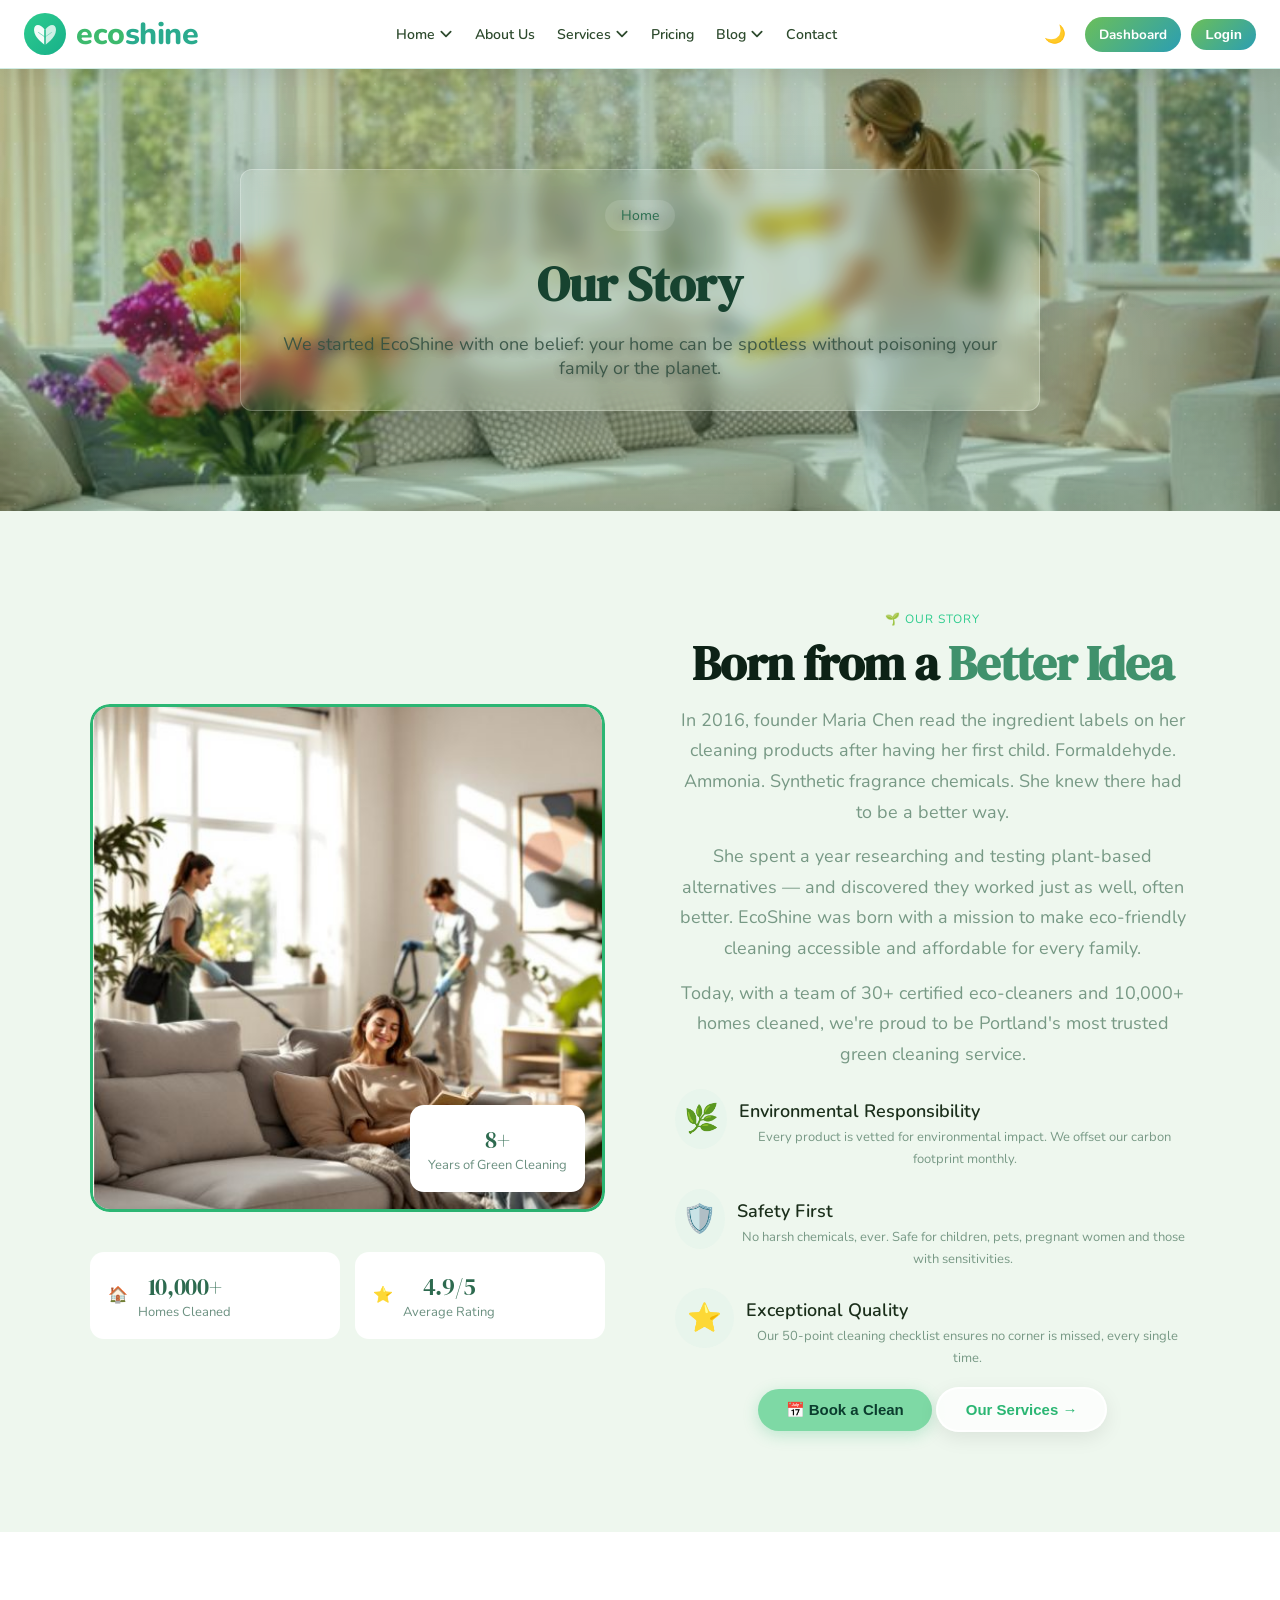
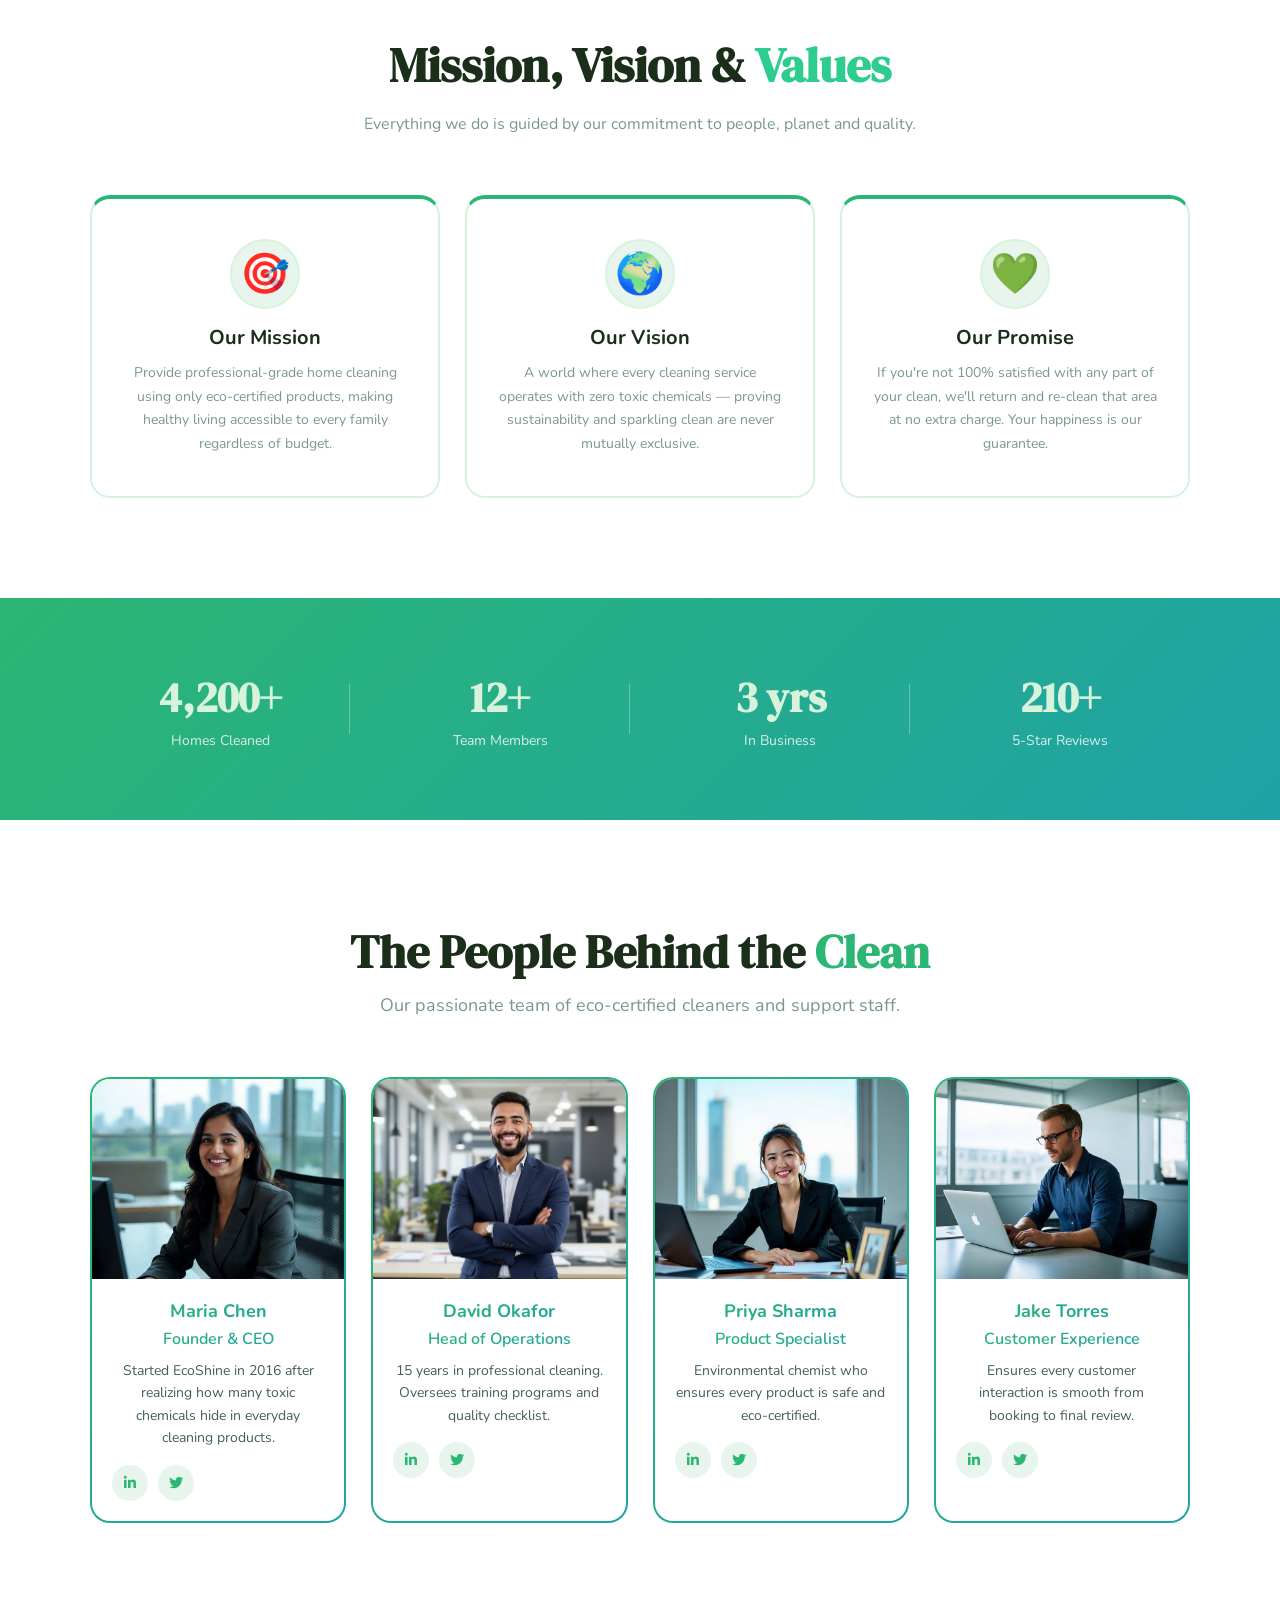
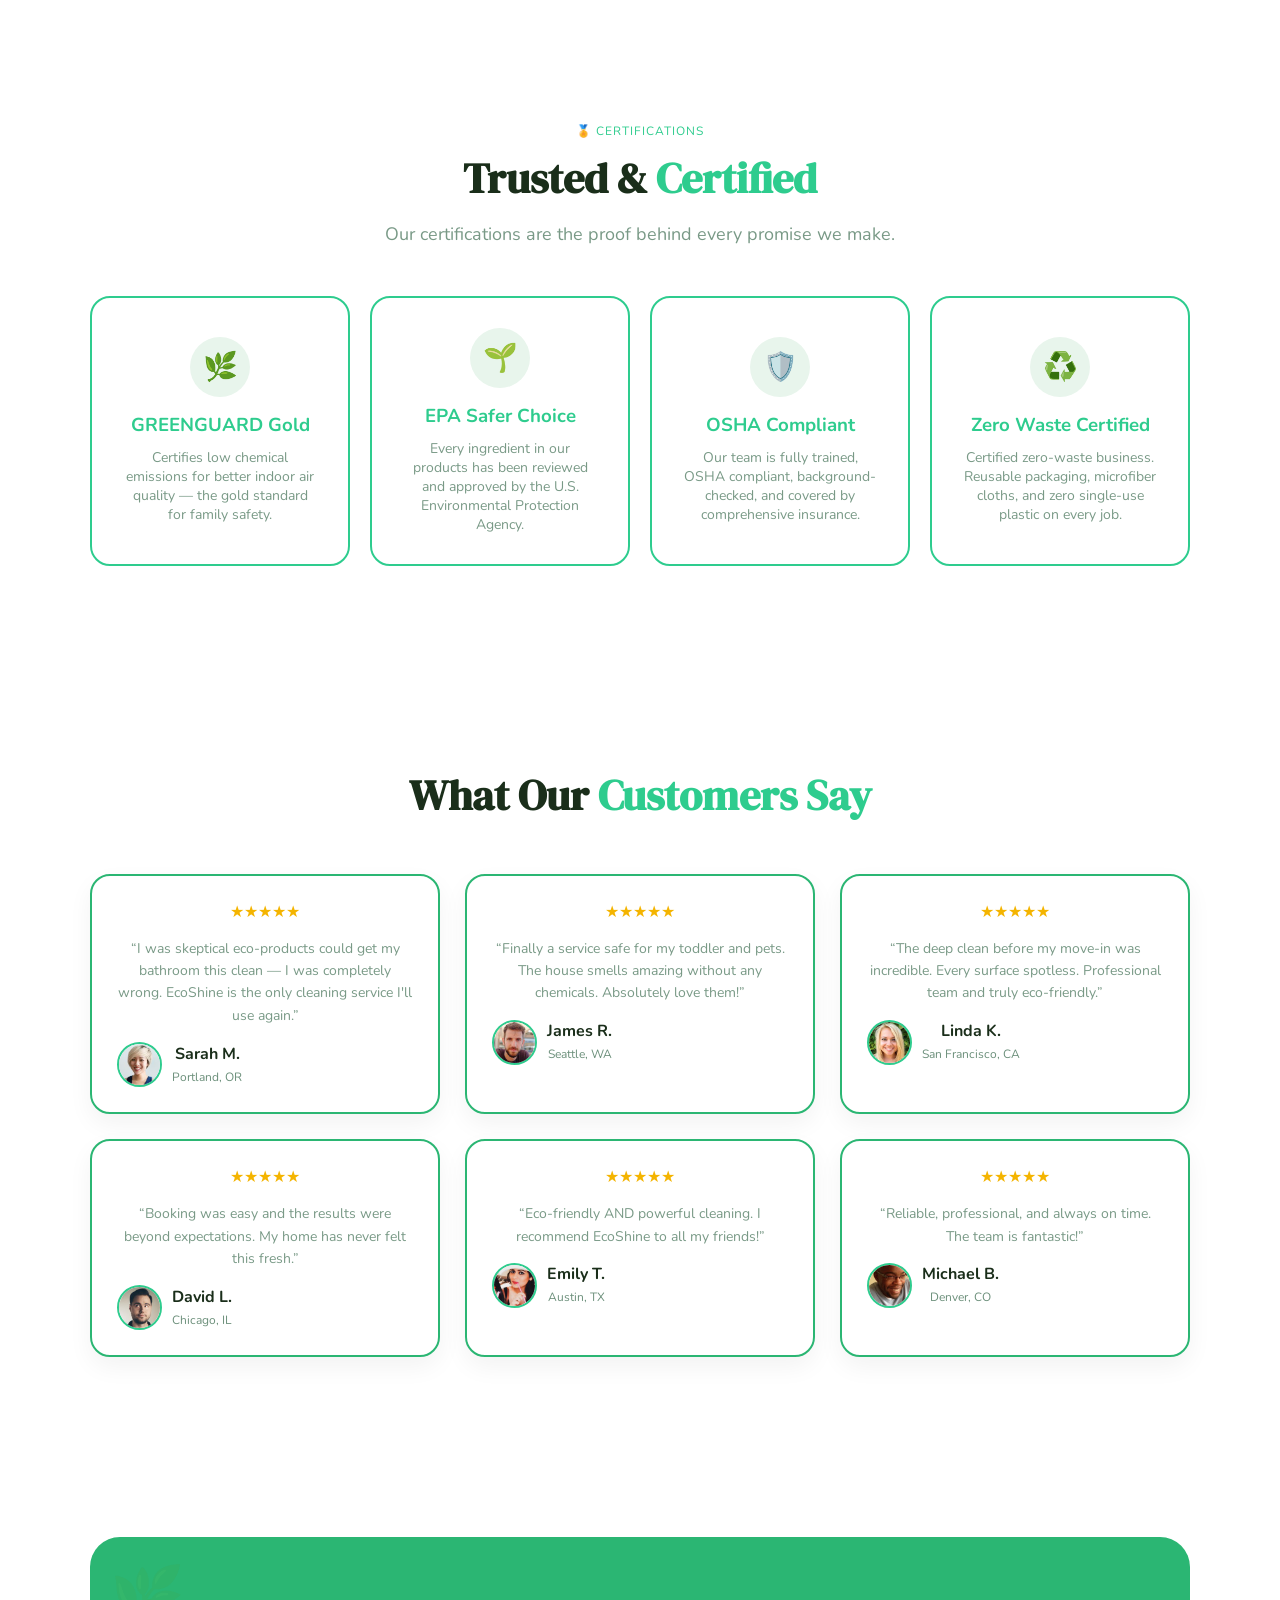
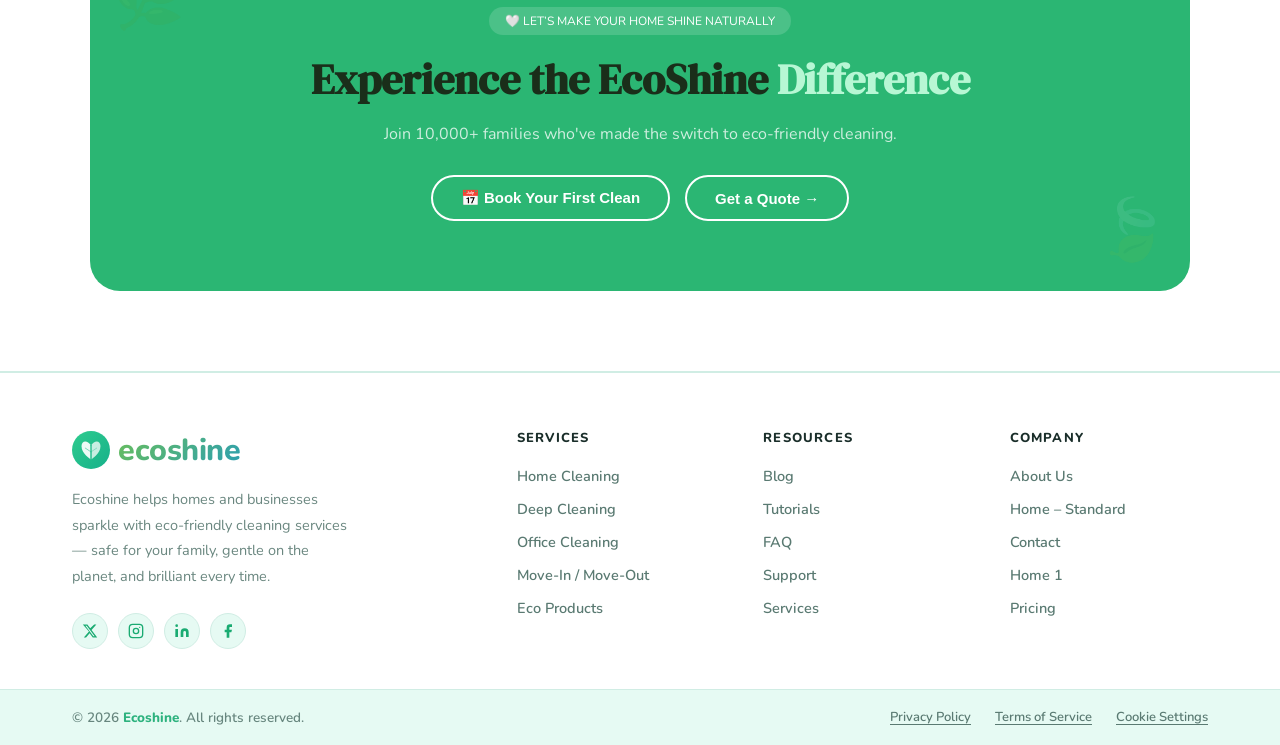
<file: about us/about.html>
<!DOCTYPE html>
<html lang="en">
<head>
  <meta charset="UTF-8">
  <meta name="viewport" content="width=device-width, initial-scale=1.0">
  <title>Ecoshine Services</title>

  <link rel="stylesheet" href="../about us/about.css">
   <link rel="stylesheet" href="../css/nav.css">
     <link rel="stylesheet" href="../css/footer.css">

 
   
 <link href="https://fonts.googleapis.com/css2?family=Playfair+Display:wght@700;900&family=Nunito:wght@400;700;800&display=swap" rel="stylesheet">
<link href="https://fonts.googleapis.com/css2?family=Playfair+Display:wght@600;700;800&display=swap" rel="stylesheet">
<link href="https://fonts.googleapis.com/css2?family=DM+Serif+Display&display=swap" rel="stylesheet">
<link href="https://fonts.googleapis.com/css2?family=Playfair+Display:wght@600;700&family=Inter:wght@400;500&display=swap" rel="stylesheet">
<link rel="stylesheet" href="https://cdnjs.cloudflare.com/ajax/libs/font-awesome/6.5.0/css/all.min.css">
</head>
<body>


<header class="navbar">
  <div class="nav-container">

 
    <a class="logo" href="../index.html">
       <svg class="logo-icon" viewBox="0 0 42 42" fill="none" xmlns="http://www.w3.org/2000/svg">
     
      <circle cx="21" cy="21" r="21" fill="url(#navGrad)"/>

      
      <path d="M21 32 C21 32 10 25 10 17 C10 11 16 10 21 17 Z"
            fill="white" opacity="0.95"/>

     
      <path d="M21 32 C21 32 32 25 32 17 C32 11 26 10 21 17 Z"
            fill="white" opacity="0.78"/>

     
      <line x1="21" y1="32" x2="21" y2="17"
            stroke="url(#navGrad)" stroke-width="1.6" stroke-linecap="round"/>

      
      <line x1="21" y1="24" x2="14.5" y2="19.5"
            stroke="url(#navGrad)" stroke-width="1" stroke-linecap="round" opacity="0.55"/>

    
      <line x1="21" y1="24" x2="27.5" y2="19.5"
            stroke="url(#navGrad)" stroke-width="1" stroke-linecap="round" opacity="0.4"/>

      <defs>
        <linearGradient id="navGrad" x1="0" y1="0" x2="42" y2="42" gradientUnits="userSpaceOnUse">
          <stop offset="0%" stop-color="#2ecc8e"/>
          <stop offset="100%" stop-color="#17b08a"/>
        </linearGradient>
      </defs>
    </svg>
      <span class="logo-text"><span class="eco">eco</span><span class="nest">shine</span></span>
    </a>

   
    <ul class="nav-links">

      <li class="nav-item">
  <a href="../index.html" class="nav-link">
    Home
    <span class="arrow">
      <svg viewBox="0 0 12 12" fill="none">
        <path d="M2 4l4 4 4-4" stroke="currentColor" stroke-width="1.5" stroke-linecap="round" stroke-linejoin="round"/>
      </svg>
    </span>
  </a>

  <ul class="dropdown">
    <li><a href="../home2/Home.html">Home – Standard</a></li>
  
  </ul>
</li>

      <li class="nav-item"><a class="nav-link" href="../about us/about.html">About Us</a></li>

      <li class="nav-item">
  <a href="../services/services.html" class="nav-link">
    Services
    <span class="arrow">
      <svg viewBox="0 0 12 12" fill="none">
        <path d="M2 4l4 4 4-4" stroke="currentColor" stroke-width="1.5" stroke-linecap="round" stroke-linejoin="round"/>
      </svg>
    </span>
  </a>

  <ul class="dropdown">
 <li><a href="../service-details/service-details.html?service=regular">🏠 Regular</a></li>
<li><a href="../service-details/service-details.html?service=deep">✨ Deep Clean</a></li>
<li><a href="../service-details/service-details.html?service=move">📦 Move In/Out</a></li>
<li><a href="../service-details/service-details.html?service=office">🏢 Office</a></li>
<li><a href="../service-details/service-details.html?service=kitchen">🍳 Kitchen</a></li>
<li><a href="../service-details/service-details.html?service=carpet">🛋 Carpet</a></li>
<li><a href="../service-details/service-details.html?service=post">🔨 Post-Construction</a></li>
<li><a href="../service-details/service-details.html?service=air">🌬 Air Quality</a></li>
  </ul>
</li>

      <li class="nav-item"><a class="nav-link" href="../Pricing/Pricing.html">Pricing</a></li>

      <li class="nav-item">
  <a href="../Blog/Blog.html" class="nav-link">
    Blog
    <span class="arrow">
      <svg viewBox="0 0 12 12" fill="none">
        <path d="M2 4l4 4 4-4" stroke="currentColor" stroke-width="1.5" stroke-linecap="round" stroke-linejoin="round"/>
      </svg>
    </span>
  </a>

  <ul class="dropdown">
  <li><a href="../Blog-details/Blog-details.html?blog=eco">🏠 Eco Swaps</a></li>
<li><a href="../Blog-details/Blog-details.html?blog=diy">🍋 DIY Cleaners</a></li>
<li><a href="../Blog-details/Blog-details.html?blog=zero">♻️ Zero Waste</a></li>
<li><a href="../Blog-details/Blog-details.html?blog=pet">🐾 Pet Safe</a></li>
<li><a href="../Blog-details/Blog-details.html?blog=bcorp">🌱 B Corp</a></li>
<li><a href="../Blog-details/Blog-details.html?blog=water">💧 Water Wise</a></li>
<li><a href="../Blog-details/Blog-details.html?blog=air">🌸 Air Fresheners</a></li>
  </ul>
</li>
      <li class="nav-item"><a class="nav-link" href="../Contact/Contact.html">Contact</a></li>

    </ul>

    
    <div class="nav-actions">
      <button class="theme-toggle" id="themeToggle" aria-label="Toggle theme" title="Toggle dark/light mode">🌙</button>
      <a class="btn-dashboard" href="../dashboard/dashboard.html">Dashboard</a>
      <a href="../book-now/book-now.html">
  <button class="btn-booknow">Login</button>
</a>
      <button class="hamburger" id="hamburger" aria-label="Open menu">
        <span></span><span></span><span></span>
      </button>
    </div>

  </div>

 
 <div class="mobile-menu" id="mobileMenu">

<div class="mobile-group-label">
  <a href="../index.html">Home</a>
  <span onclick="toggleDropdown('homeMenu')">▾</span>
</div>

  <div id="homeMenu" style="display:none;">
    <a class="mobile-sub-link" href="../home2/Home.html">Home – Standard</a>
    </div>

  <div class="mobile-divider"></div>

  <a class="mobile-link" href="../about us/about.html">About Us</a>

 
<div class="mobile-group-label">
  <a href="../services/services.html">Services</a>
  <span onclick="toggleDropdown('servicesMenu')">▾</span>
</div>

  <div id="servicesMenu" style="display:none;">
    <a class="mobile-sub-link" href="../service-details/service-details.html?service=regular">Regular Cleaning</a>
    <a class="mobile-sub-link" href="../service-details/service-details.html?service=deep">Deep Cleaning</a>
    <a class="mobile-sub-link" href="../service-details/service-details.html?service=move">Move In/Out</a>
    <a class="mobile-sub-link" href="../service-details/service-details.html?service=office">Office Cleaning</a>
    <a class="mobile-sub-link" href="../service-details/service-details.html?service=bathroom">Bathroom Cleaning</a>
    <a class="mobile-sub-link" href="../service-details/service-details.html?service=kitchen">Kitchen Cleaning</a>
    <a class="mobile-sub-link" href="../service-details/service-details.html?service=carpet">Carpet Cleaning</a>
    <a class="mobile-sub-link" href="../service-details/service-details.html?service=post">Post Construction</a>
    <a class="mobile-sub-link" href="../service-details/service-details.html?service=air">Air Quality</a>
  </div>

  <div class="mobile-divider"></div>

  <a class="mobile-link" href="../Pricing/Pricing.html">Pricing</a>


<div class="mobile-group-label">
  <a href="../blog/blog.html">Blog</a>
  <span onclick="toggleDropdown('blogMenu')">▾</span>
</div>

  <div id="blogMenu" style="display:none;">
    <a class="mobile-sub-link" href="../Blog-details/Blog-details.html?blog=eco">Eco Swaps</a>
    <a class="mobile-sub-link" href="../Blog-details/Blog-details.html?blog=toxins">Hidden Toxins</a>
    <a class="mobile-sub-link" href="../Blog-details/Blog-details.html?blog=diy">DIY Cleaners</a>
    <a class="mobile-sub-link" href="../Blog-details/Blog-details.html?blog=zero">Zero Waste</a>
    <a class="mobile-sub-link" href="../Blog-details/Blog-details.html?blog=pet">Pet Safe</a>
    <a class="mobile-sub-link" href="../Blog-details/Blog-details.html?blog=bcorp">B Corp</a>
    <a class="mobile-sub-link" href="../Blog-details/Blog-details.html?blog=water">Water Wise</a>
    <a class="mobile-sub-link" href="../Blog-details/Blog-details.html?blog=air">Air Fresheners</a>
  </div>
  
  <div class="mobile-divider"></div>

  <a class="mobile-link" href="../Contact/Contact.html">Contact</a>

  <div class="mobile-actions">
    <a href="../book-now/book-now.html">
      <button class="btn-booknow">Login</button>
    </a>
    <a class="btn-dashboard" href="../dashboard/dashboard.html">Dashboard</a>
  </div>

</div>
</header>


<section class="page-hero">
  <div class="hero-overlay"></div>

  <div class="container">
    <div class="page-hero-inner">
      
      <div class="breadcrumb">
        <a href="../index.html">Home</a>
      
      </div>

      <h1>Our Story</h1>
      <p>
        We started EcoShine with one belief: your home can be spotless
        without poisoning your family or the planet.
      </p>

    </div>
  </div>
</section>




<section class="story-section">
  <div class="container story-grid">

  
    <div class="story-left fade-up">
      <div class="story-card">
        <img src="../images/about.jpg" alt="leaf">

        <div class="badge">
          <div class="badge-num">8+</div>
          <div class="badge-text">Years of Green Cleaning</div>
        </div>
      </div>

      <div class="mini-stats">
        <div class="mini-box">
          <span>🏠</span>
          <div>
            <div class="mini-num">10,000+</div>
            <div class="mini-text">Homes Cleaned</div>
          </div>
        </div>

        <div class="mini-box">
          <span>⭐</span>
          <div>
            <div class="mini-num">4.9/5</div>
            <div class="mini-text">Average Rating</div>
          </div>
        </div>
      </div>
    </div>

    
    <div class="story-right fade-up">
      <div class="label">🌱 OUR STORY</div>

      <h2 class="story-title">Born from a <span>Better Idea</span></h2>

      <p>
        In 2016, founder Maria Chen read the ingredient labels on her cleaning
        products after having her first child. Formaldehyde. Ammonia.
        Synthetic fragrance chemicals. She knew there had to be a better way.
      </p>

      <p>
        She spent a year researching and testing plant-based alternatives —
        and discovered they worked just as well, often better. EcoShine was
        born with a mission to make eco-friendly cleaning accessible and
        affordable for every family.
      </p>

      <p>
        Today, with a team of 30+ certified eco-cleaners and 10,000+ homes
        cleaned, we're proud to be Portland's most trusted green cleaning
        service.
      </p>

      <div class="features">
        <div class="feature">
          <div class="icon">🌿</div>
          <div>
            <h4>Environmental Responsibility</h4>
            <p>Every product is vetted for environmental impact. We offset our carbon footprint monthly.</p>
          </div>
        </div>

        <div class="feature">
          <div class="icon">🛡️</div>
          <div>
            <h4>Safety First</h4>
            <p>No harsh chemicals, ever. Safe for children, pets, pregnant women and those with sensitivities.</p>
          </div>
        </div>

        <div class="feature">
          <div class="icon">⭐</div>
          <div>
            <h4>Exceptional Quality</h4>
            <p>Our 50-point cleaning checklist ensures no corner is missed, every single time.</p>
          </div>
        </div>
      </div>

     <div class="story-buttons">
  <a href="../book-now/book-now.html" class="btn btn-primary">📅 Book a Clean</a>
  <a href="../services/services.html" class="btn btn-outline">Our Services →</a>
</div>
    </div>
  </div>
</section>




<section class="purpose-section">
  <div class="container">

    <div class="purpose-header fade-up">
     
      <h2 class="purpose-title">
        Mission, Vision & <span>Values</span>
      </h2>
      <p>
        Everything we do is guided by our commitment to people, planet and quality.
      </p>
    </div>

    <div class="purpose-grid">

     
      <div class="purpose-card fade-up">
        <div class="icon">🎯</div>
        <h3>Our Mission</h3>
        <p>
          Provide professional-grade home cleaning using only eco-certified products, making healthy living accessible to every family regardless of budget.
        </p>
      </div>

      
      <div class="purpose-card fade-up">
        <div class="icon">🌍</div>
        <h3>Our Vision</h3>
        <p>
          A world where every cleaning service operates with zero toxic chemicals — proving sustainability and sparkling clean are never mutually exclusive.
        </p>
      </div>

     
      <div class="purpose-card fade-up">
        <div class="icon">💚</div>
        <h3>Our Promise</h3>
        <p>
          If you're not 100% satisfied with any part of your clean, we'll return and re-clean that area at no extra charge. Your happiness is our guarantee.
        </p>
      </div>

    </div>

  </div>
</section>





<section class="stats-section">
  <div class="stats-container">

    <div class="stat-item fade-up">
      <h2 class="count" data-target="10000">0</h2>
      <p>Homes Cleaned</p>
    </div>

    <div class="stat-item fade-up">
      <h2 class="count" data-target="30">0</h2>
      <p>Team Members</p>
    </div>

    <div class="stat-item fade-up">
      <h2 class="count" data-target="8">0</h2>
      <p>In Business</p>
    </div>

    <div class="stat-item fade-up">
      <h2 class="count" data-target="500">0</h2>
      <p>5-Star Reviews</p>
    </div>

  </div>
</section>





<section class="team-section">
  <div class="container">

    <div class="team-header fade-up">
     
      <h2 class="team-title">
        The People Behind the <span>Clean</span>
      </h2>
      <p>Our passionate team of eco-certified cleaners and support staff.</p>
    </div>

    <div class="team-grid">

      
      <div class="team-card fade-up">
        <div class="team-img">
          <img src="../images/team1.jpg" alt="Maria">
        </div>
        <div class="team-content">
          <h3>Maria Chen</h3>
          <span class="role">Founder & CEO</span>
          <p>
            Started EcoShine in 2016 after realizing how many toxic chemicals
            hide in everyday cleaning products.
          </p>
          <div class="team-social">
  <a href="#"><i class="fab fa-linkedin-in"></i></a>
  <a href="#"><i class="fab fa-twitter"></i></a>
</div>
        </div>
      </div>

      
      <div class="team-card fade-up">
        <div class="team-img">
          <img src="../images/team2.jpg" alt="David">
        </div>
        <div class="team-content">
          <h3>David Okafor</h3>
          <span class="role">Head of Operations</span>
          <p>
            15 years in professional cleaning. Oversees training programs
            and quality checklist.
          </p>
          <div class="team-social">
  <a href="#"><i class="fab fa-linkedin-in"></i></a>
  <a href="#"><i class="fab fa-twitter"></i></a>
</div>
        </div>
      </div>

      
      <div class="team-card fade-up">
        <div class="team-img">
          <img src="../images/team3.jpg" alt="Priya">
        </div>
        <div class="team-content">
          <h3>Priya Sharma</h3>
          <span class="role">Product Specialist</span>
          <p>
            Environmental chemist who ensures every product is safe
            and eco-certified.
          </p>
          <div class="team-social">
  <a href="#"><i class="fab fa-linkedin-in"></i></a>
  <a href="#"><i class="fab fa-twitter"></i></a>
</div>
        </div>
      </div>

      
      <div class="team-card fade-up">
        <div class="team-img">
          <img src="../images/team4.jpg" alt="Jake">
        </div>
        <div class="team-content">
          <h3>Jake Torres</h3>
          <span class="role">Customer Experience</span>
          <p>
            Ensures every customer interaction is smooth from booking
            to final review.
          </p>
          <div class="team-social">
  <a href="#"><i class="fab fa-linkedin-in"></i></a>
  <a href="#"><i class="fab fa-twitter"></i></a>
</div>
        </div>
      </div>

    </div>
  </div>
</section>



<section class="cert-section">
  <div class="container">

    
    <div class="cert-header fade-up">
      <div class="label">🏅 CERTIFICATIONS</div>
      <h2 class="cert-title">Trusted & <span>Certified</span></h2>
      <p>Our certifications are the proof behind every promise we make.</p>
    </div>

   
    <div class="cert-slider">
      <div class="cert-track">

        
        <div class="cert-card">
          <div class="icon">🌿</div>
          <h3>GREENGUARD Gold</h3>
          <p>
            Certifies low chemical emissions for better indoor air quality —
            the gold standard for family safety.
          </p>
        </div>

        
        <div class="cert-card">
          <div class="icon">🌱</div>
          <h3>EPA Safer Choice</h3>
          <p>
            Every ingredient in our products has been reviewed and approved
            by the U.S. Environmental Protection Agency.
          </p>
        </div>

      
        <div class="cert-card">
          <div class="icon">🛡️</div>
          <h3>OSHA Compliant</h3>
          <p>
            Our team is fully trained, OSHA compliant, background-checked,
            and covered by comprehensive insurance.
          </p>
        </div>

        <div class="cert-card">
          <div class="icon">♻️</div>
          <h3>Zero Waste Certified</h3>
          <p>
            Certified zero-waste business. Reusable packaging, microfiber cloths,
            and zero single-use plastic on every job.
          </p>
        </div>

       
        <div class="cert-card">
          <div class="icon">🌿</div>
          <h3>GREENGUARD Gold</h3>
          <p>
            Certifies low chemical emissions for better indoor air quality —
            the gold standard for family safety.
          </p>
        </div>

        <div class="cert-card">
          <div class="icon">🌱</div>
          <h3>EPA Safer Choice</h3>
          <p>
            Every ingredient in our products has been reviewed and approved
            by the U.S. Environmental Protection Agency.
          </p>
        </div>

      </div>
    </div>

  </div>
</section>




<section class="testimonial-section">
  <div class="container">

    
    <div class="testimonial-header fade-up">
   
      <h2 class="title">What Our <span>Customers Say</span></h2>
    </div>

    
    <div class="testimonial-grid">

      
      <div class="testimonial-card fade-up">
        <div class="stars">★★★★★</div>
        <p>
          “I was skeptical eco-products could get my bathroom this clean —
          I was completely wrong. EcoShine is the only cleaning service I'll use again.”
        </p>
        <div class="user">
          <img src="../images/CLIENTS-1.jpg">
          <div>
            <h4>Sarah M.</h4>
            <span>Portland, OR</span>
          </div>
        </div>
      </div>

      <div class="testimonial-card fade-up">
        <div class="stars">★★★★★</div>
        <p>
          “Finally a service safe for my toddler and pets. The house smells amazing
          without any chemicals. Absolutely love them!”
        </p>
        <div class="user">
          <img src="../images/CLIENTS-2.jpg">
          <div>
            <h4>James R.</h4>
            <span>Seattle, WA</span>
          </div>
        </div>
      </div>

      <div class="testimonial-card fade-up">
        <div class="stars">★★★★★</div>
        <p>
          “The deep clean before my move-in was incredible. Every surface spotless.
          Professional team and truly eco-friendly.”
        </p>
        <div class="user">
          <img src="../images/CLIENTS-3.jpg">
          <div>
            <h4>Linda K.</h4>
            <span>San Francisco, CA</span>
          </div>
        </div>
      </div>

      <div class="testimonial-card fade-up">
        <div class="stars">★★★★★</div>
        <p>
          “Booking was easy and the results were beyond expectations.
          My home has never felt this fresh.”
        </p>
        <div class="user">
          <img src="../images/CLIENTS-4.jpg">
          <div>
            <h4>David L.</h4>
            <span>Chicago, IL</span>
          </div>
        </div>
      </div>

      <div class="testimonial-card fade-up">
        <div class="stars">★★★★★</div>
        <p>
          “Eco-friendly AND powerful cleaning. I recommend EcoShine to all my friends!”
        </p>
        <div class="user">
          <img src="../images/CLIENTS-5.jpg">
          <div>
            <h4>Emily T.</h4>
            <span>Austin, TX</span>
          </div>
        </div>
      </div>

      <div class="testimonial-card fade-up">
        <div class="stars">★★★★★</div>
        <p>
          “Reliable, professional, and always on time. The team is fantastic!”
        </p>
        <div class="user">
          <img src="../images/CLIENTS-6.jpg">
          <div>
            <h4>Michael B.</h4>
            <span>Denver, CO</span>
          </div>
        </div>
      </div>

    </div>

  </div>
</section>


<section class="cta-section fade-up">
  <div class="cta-container">

    <div class="cta-label">🤍 LET’S MAKE YOUR HOME SHINE NATURALLY</div>

    <h2 class="cta-title">
      Experience the EcoShine <span>Difference</span>
    </h2>

    <p class="cta-text">
      Join 10,000+ families who've made the switch to eco-friendly cleaning.
    </p>

    <div class="cta-buttons">
     <a href="../book-now/book-now.html" class="btn btn-outline">📅 Book Your First Clean</a>
      <a href="../Contact/Contact.html" class="btn btn-outline">Get a Quote →</a>
    </div>

    
    <div class="leaf leaf-left">🌿</div>
    <div class="leaf leaf-right">🍃</div>

  </div>
</section>


<footer>
  <div class="footer-main">


    <div class="footer-brand">
      <a href="../index.html" class="logo">
        <div class="logo-icon">
          <svg width="40" height="40" viewBox="0 0 40 40" fill="none" xmlns="http://www.w3.org/2000/svg">
            <circle cx="20" cy="20" r="20" fill="url(#lg1)"/>
            <!-- Big leaf left -->
            <path d="M20 30 C20 30 10 24 10 16 C10 10 16 9 20 15 C20 15 20 15 20 30Z" fill="white" opacity="0.92"/>
            <!-- Big leaf right -->
            <path d="M20 30 C20 30 30 24 30 16 C30 10 24 9 20 15 C20 15 20 15 20 30Z" fill="white" opacity="0.75"/>
            <!-- Center stem -->
            <line x1="20" y1="30" x2="20" y2="15" stroke="url(#lg1)" stroke-width="1.5" stroke-linecap="round"/>
            <!-- Left vein -->
            <line x1="20" y1="22" x2="14" y2="18" stroke="url(#lg1)" stroke-width="1" stroke-linecap="round" opacity="0.6"/>
            <!-- Right vein -->
            <line x1="20" y1="22" x2="26" y2="18" stroke="url(#lg1)" stroke-width="1" stroke-linecap="round" opacity="0.4"/>
            <defs>
              <linearGradient id="lg1" x1="0" y1="0" x2="40" y2="40" gradientUnits="userSpaceOnUse">
                <stop offset="0%" stop-color="#2ecc8e"/>
                <stop offset="100%" stop-color="#17b08a"/>
              </linearGradient>
            </defs>
          </svg>
        </div>
        <span class="logo-text">ecoshine</span>
      </a>
      <p>Ecoshine helps homes and businesses sparkle with eco-friendly cleaning services — safe for your family, gentle on the planet, and brilliant every time.</p>
      <div class="social-links">
        <a href="#" title="X / Twitter">
          <svg width="16" height="16" viewBox="0 0 24 24" fill="currentColor">
            <path d="M18.244 2.25h3.308l-7.227 8.26 8.502 11.24H16.17l-4.714-6.231-5.401 6.231H2.744l7.73-8.835L1.254 2.25H8.08l4.253 5.622 5.911-5.622Zm-1.161 17.52h1.833L7.084 4.126H5.117Z"/>
          </svg>
        </a>
        <a href="#" title="Instagram">
          <svg width="16" height="16" viewBox="0 0 24 24" fill="none" stroke="currentColor" stroke-width="2" stroke-linecap="round" stroke-linejoin="round">
            <rect x="2" y="2" width="20" height="20" rx="5" ry="5"/>
            <circle cx="12" cy="12" r="4"/>
            <circle cx="17.5" cy="6.5" r="1" fill="currentColor" stroke="none"/>
          </svg>
        </a>
        <a href="#" title="LinkedIn">
          <svg width="16" height="16" viewBox="0 0 24 24" fill="currentColor">
            <path d="M16 8a6 6 0 0 1 6 6v7h-4v-7a2 2 0 0 0-2-2 2 2 0 0 0-2 2v7h-4v-7a6 6 0 0 1 6-6zM2 9h4v12H2z"/>
            <circle cx="4" cy="4" r="2"/>
          </svg>
        </a>
        <a href="#" title="Facebook">
          <svg width="16" height="16" viewBox="0 0 24 24" fill="currentColor">
            <path d="M18 2h-3a5 5 0 0 0-5 5v3H7v4h3v8h4v-8h3l1-4h-4V7a1 1 0 0 1 1-1h3z"/>
          </svg>
        </a>
      </div>
    </div>

  
     <div class="footer-col">
      <h4>Services</h4>
      <ul>
        <li><a href="../service-details/service-details.html?service=regular">Home Cleaning</a></li>
        <li><a href="../service-details/service-details.html?service=deep">Deep Cleaning</a></li>
        <li><a href="../service-details/service-details.html?service=office">Office Cleaning</a></li>
        <li><a href="../service-details/service-details.html?service=move">Move-In / Move-Out</a></li>
        <li><a href="../service-details/service-details.html?service=air">Eco Products</a></li>
      </ul>
    </div>

    
    <div class="footer-col">
  <h4>Resources</h4>
  <ul>
    <li><a href="../Blog/Blog.html">Blog</a></li>
    <li><a href="../book-now/book-now.html">Tutorials</a></li>
    <li><a href="../Contact/Contact.html#faq">FAQ</a></li>
    <li><a href="../book-now/book-now.html">Support</a></li>
    <li><a href="../services/services.html">Services</a></li> 
  </ul>
</div>

    
    <div class="footer-col">
      <h4>Company</h4>
      <ul>
        <li><a href="../about us/about.html">About Us</a></li>
        <li><a href="../home2/Home.html">Home – Standard</a></li>
        <li><a href="../Contact/Contact.html">Contact</a></li>
        <li><a href="../index.html">Home 1</a></li>
        <li><a href="../Pricing/Pricing.html">Pricing</a></li>
      </ul>
    </div>

  </div>


  <div class="footer-bottom">
    <div class="footer-bottom-inner">
      <p>© 2026 <span>Ecoshine</span>. All rights reserved.</p>
     
      <div class="footer-bottom-links">
        <a href="#">Privacy Policy</a>
        <a href="#">Terms of Service</a>
        <a href="#">Cookie Settings</a>
      </div>
    </div>
  </div>
</footer>
<script src="../about us/about.js"></script>
<script src="../js/nav.js"></script>
<script src="../js/footer.js"></script>
</body>
</html>
</file>
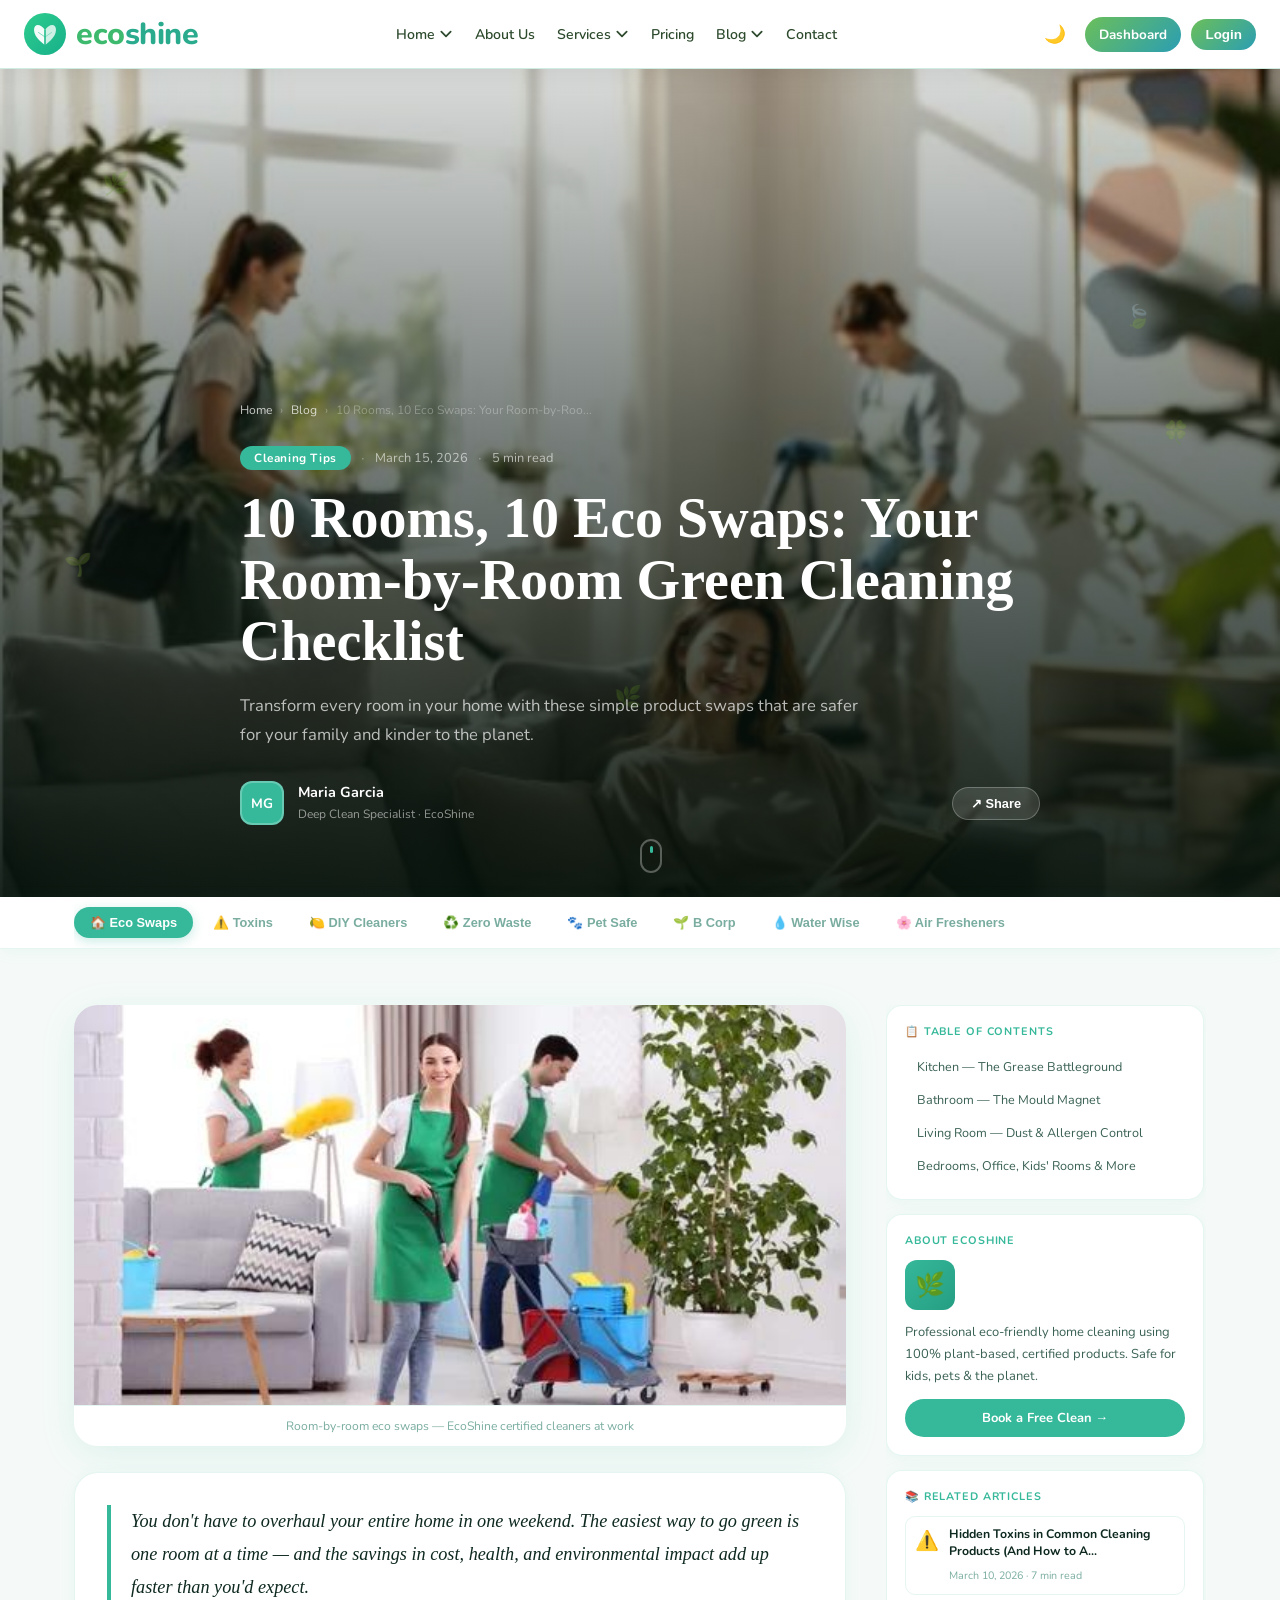
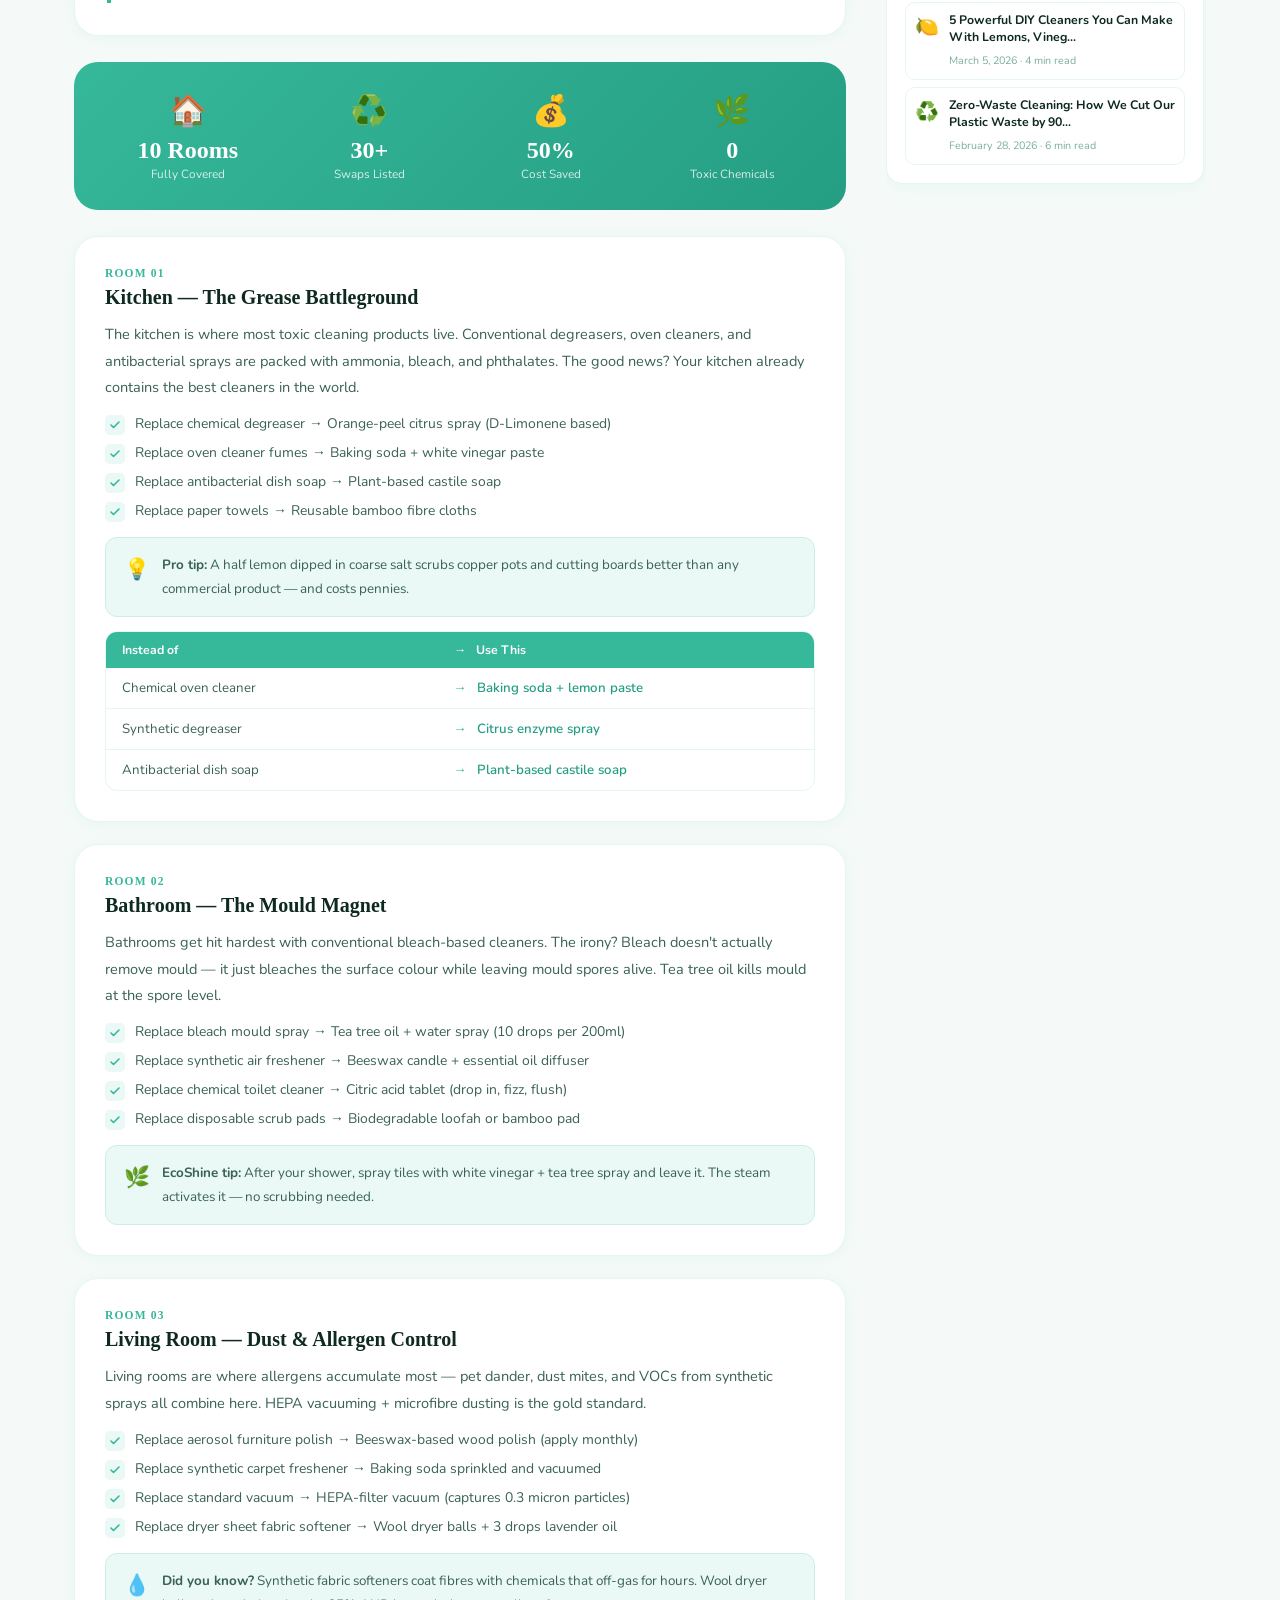
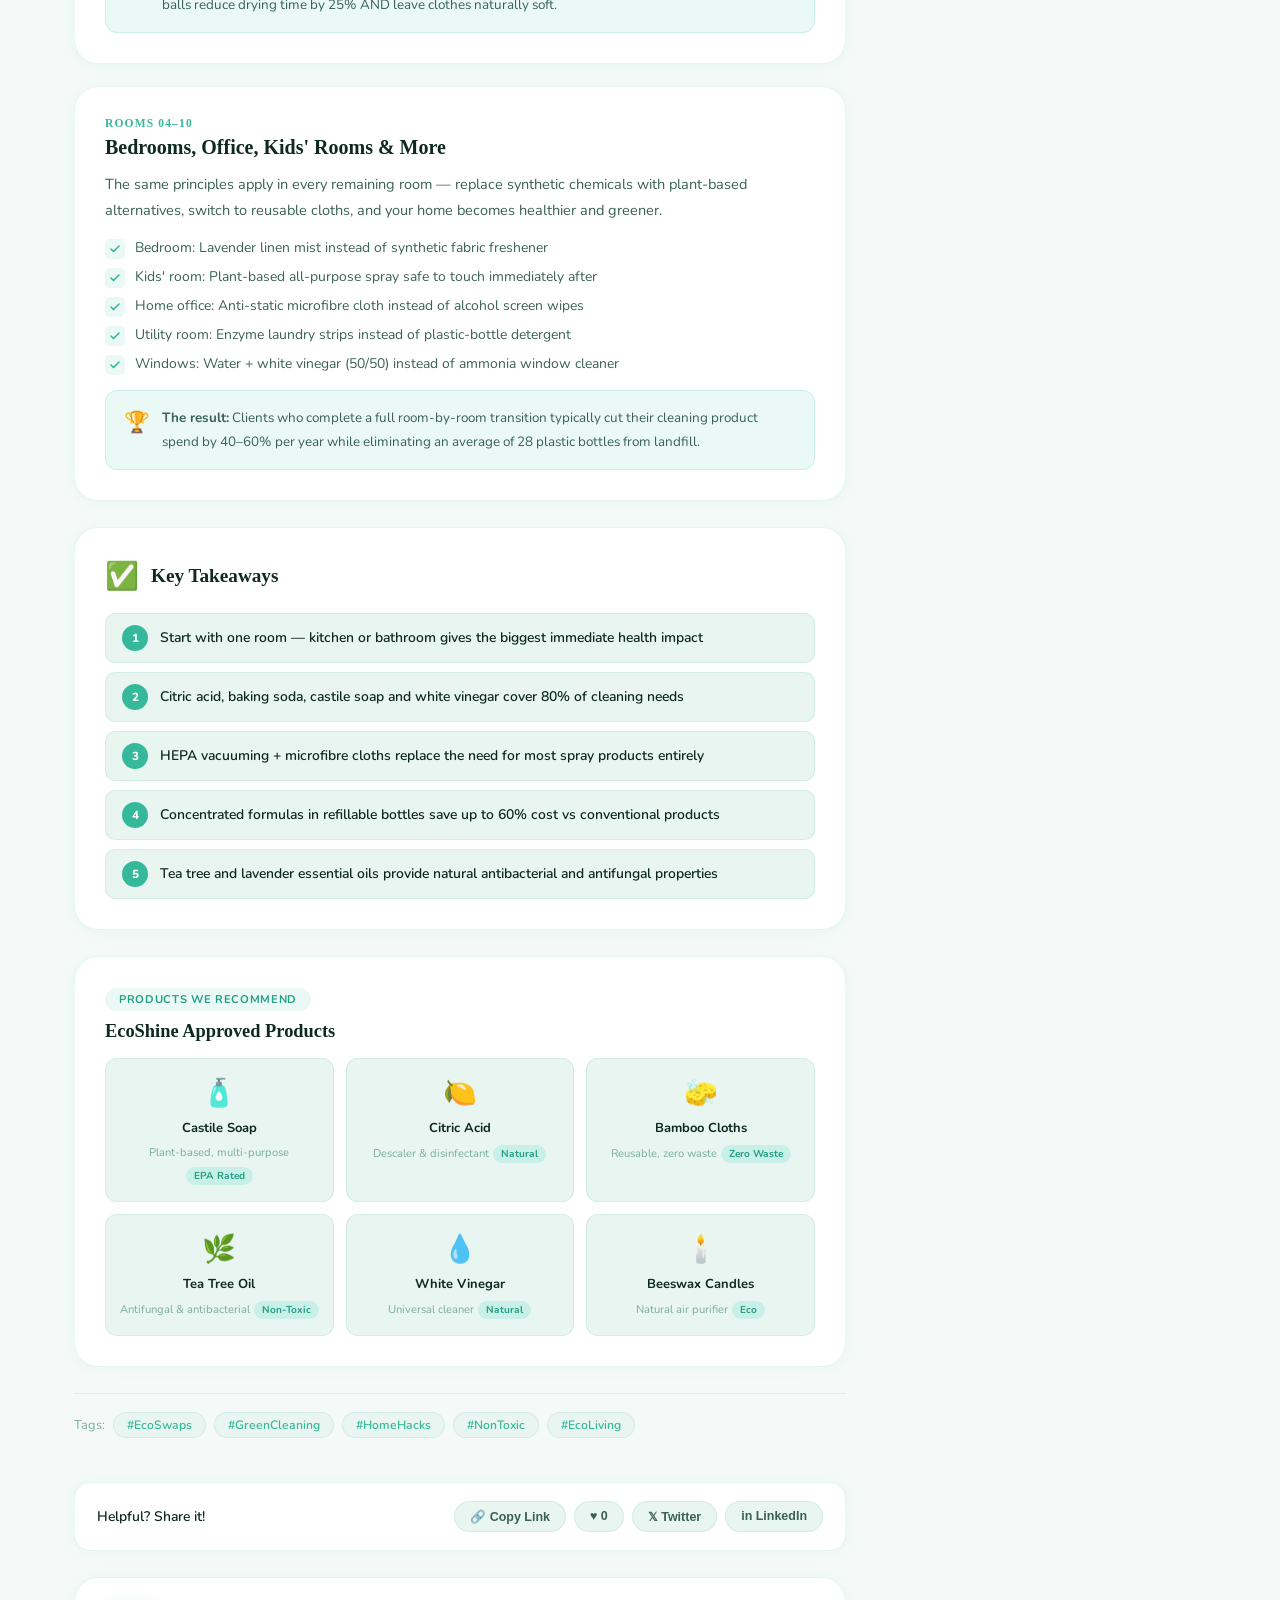
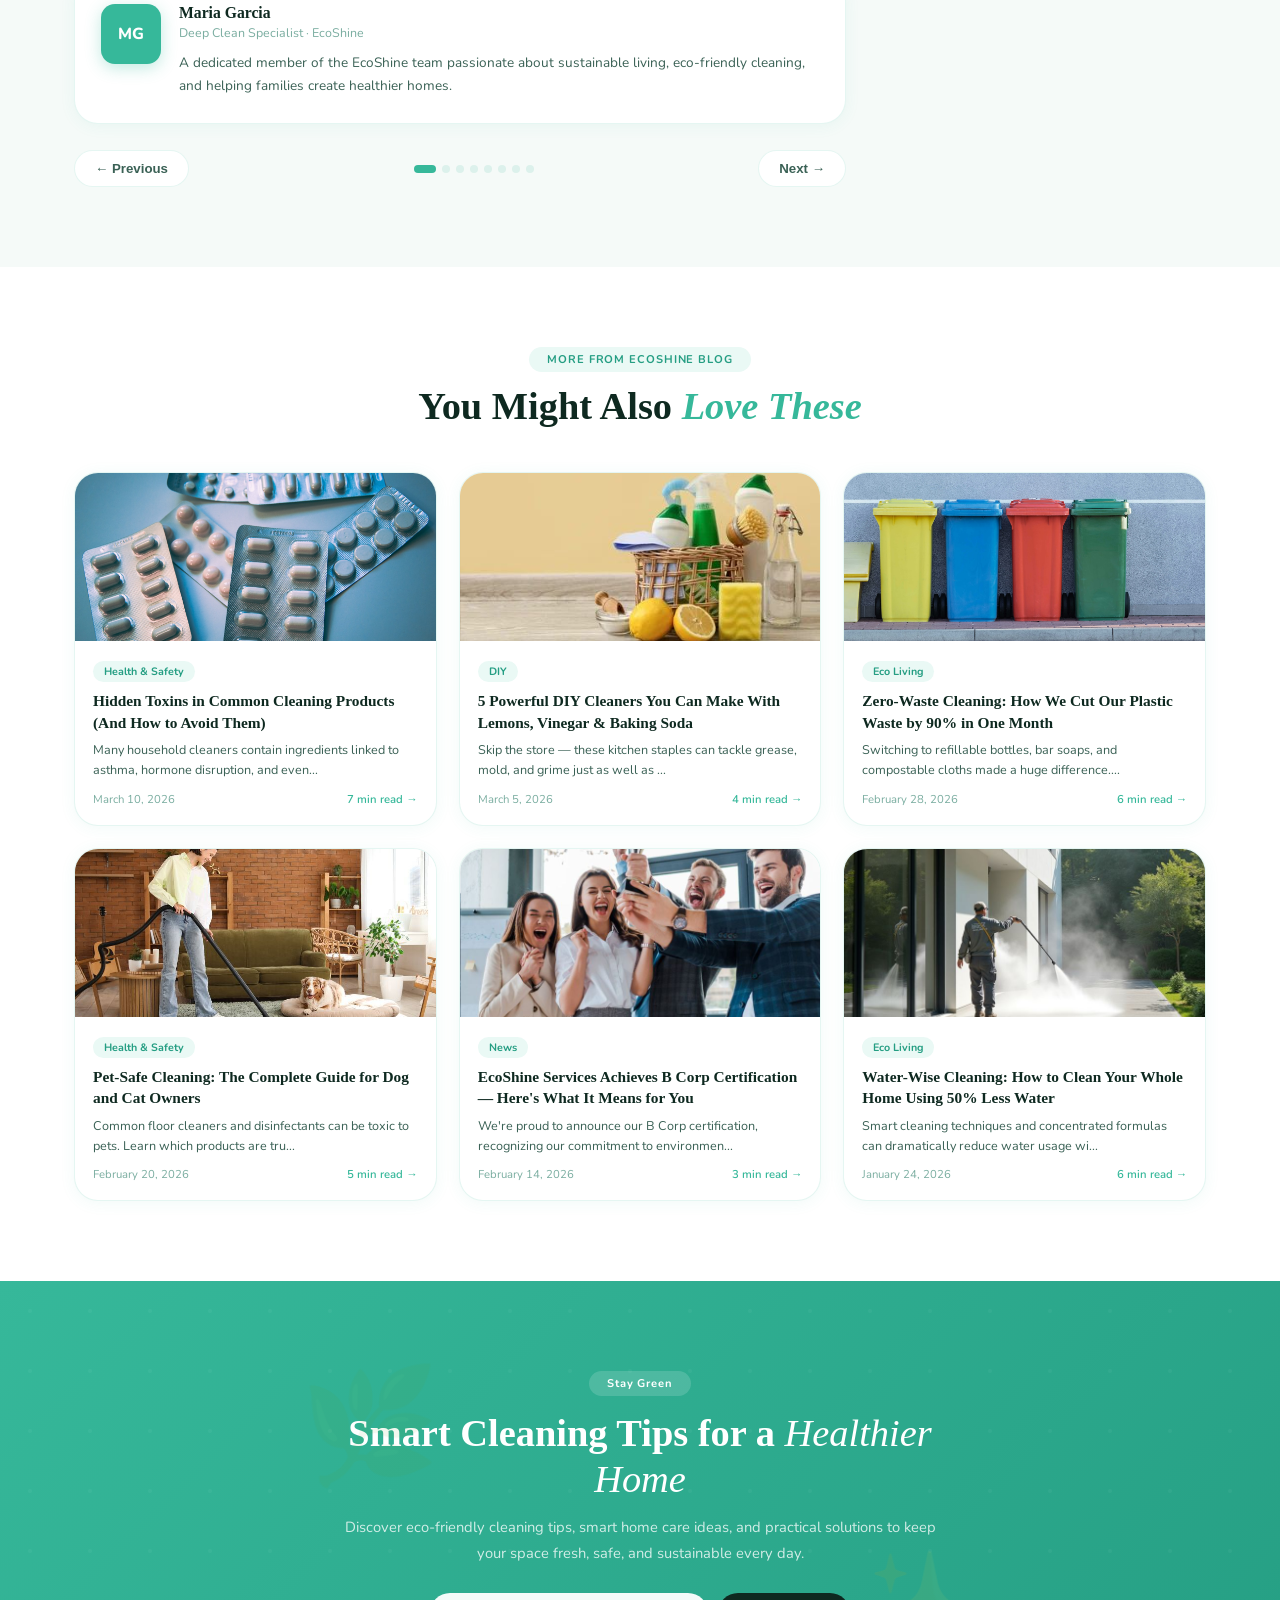
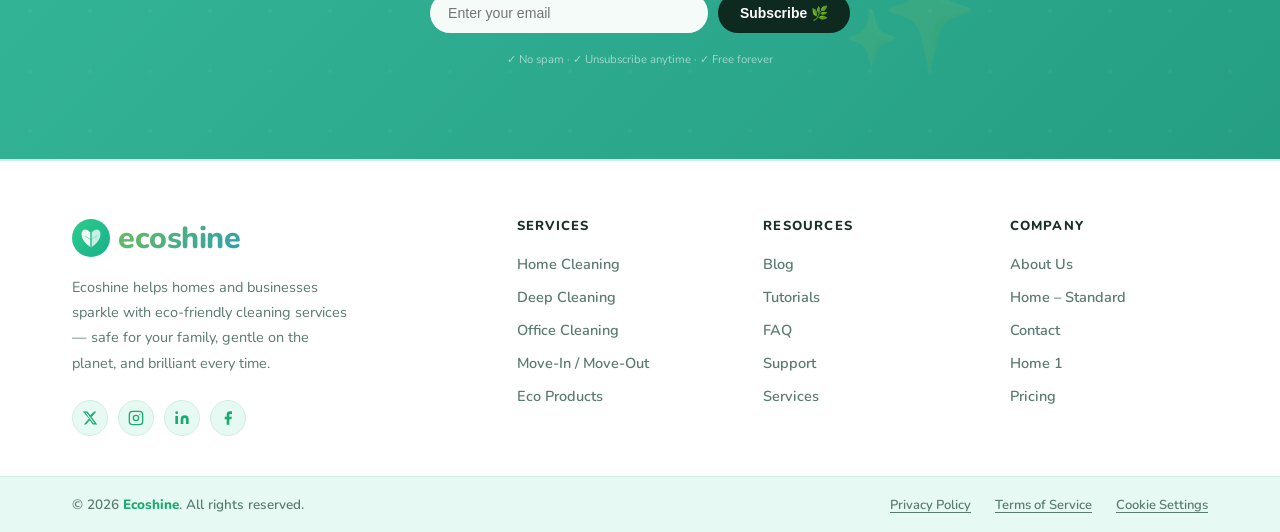
<file: Blog-details/Blog-details.html>
<!DOCTYPE html>
<html lang="en">
<head>
  <meta charset="UTF-8">
  <meta name="viewport" content="width=device-width, initial-scale=1.0">
  <title>Ecoshine Services</title>

  <link rel="stylesheet" href="../Blog-details/Blog-details.css">
   <link rel="stylesheet" href="../css/nav.css">
     <link rel="stylesheet" href="../css/footer.css">

 
   
 <link href="https://fonts.googleapis.com/css2?family=Playfair+Display:wght@700;900&family=Nunito:wght@400;700;800&display=swap" rel="stylesheet">
<link href="https://fonts.googleapis.com/css2?family=Inter:wght@300;400;500;600&family=Poppins:wght@500;600;700&display=swap" rel="stylesheet">

</head>
<body>


<header class="navbar">
  <div class="nav-container">

 
    <a class="logo" href="../index.html">
       <svg class="logo-icon" viewBox="0 0 42 42" fill="none" xmlns="http://www.w3.org/2000/svg">
     
      <circle cx="21" cy="21" r="21" fill="url(#navGrad)"/>

      
      <path d="M21 32 C21 32 10 25 10 17 C10 11 16 10 21 17 Z"
            fill="white" opacity="0.95"/>

     
      <path d="M21 32 C21 32 32 25 32 17 C32 11 26 10 21 17 Z"
            fill="white" opacity="0.78"/>

     
      <line x1="21" y1="32" x2="21" y2="17"
            stroke="url(#navGrad)" stroke-width="1.6" stroke-linecap="round"/>

      
      <line x1="21" y1="24" x2="14.5" y2="19.5"
            stroke="url(#navGrad)" stroke-width="1" stroke-linecap="round" opacity="0.55"/>

    
      <line x1="21" y1="24" x2="27.5" y2="19.5"
            stroke="url(#navGrad)" stroke-width="1" stroke-linecap="round" opacity="0.4"/>

      <defs>
        <linearGradient id="navGrad" x1="0" y1="0" x2="42" y2="42" gradientUnits="userSpaceOnUse">
          <stop offset="0%" stop-color="#2ecc8e"/>
          <stop offset="100%" stop-color="#17b08a"/>
        </linearGradient>
      </defs>
    </svg>
      <span class="logo-text"><span class="eco">eco</span><span class="nest">shine</span></span>
    </a>

   
    <ul class="nav-links">

      <li class="nav-item">
  <a href="../index.html" class="nav-link">
    Home
    <span class="arrow">
      <svg viewBox="0 0 12 12" fill="none">
        <path d="M2 4l4 4 4-4" stroke="currentColor" stroke-width="1.5" stroke-linecap="round" stroke-linejoin="round"/>
      </svg>
    </span>
  </a>

  <ul class="dropdown">
    <li><a href="../home2/Home.html">Home – Standard</a></li>
  
  </ul>
</li>

      <li class="nav-item"><a class="nav-link" href="../about us/about.html">About Us</a></li>

      <li class="nav-item">
  <a href="../services/services.html" class="nav-link">
    Services
    <span class="arrow">
      <svg viewBox="0 0 12 12" fill="none">
        <path d="M2 4l4 4 4-4" stroke="currentColor" stroke-width="1.5" stroke-linecap="round" stroke-linejoin="round"/>
      </svg>
    </span>
  </a>

  <ul class="dropdown">
 <li><a href="../service-details/service-details.html?service=regular">🏠 Regular</a></li>
<li><a href="../service-details/service-details.html?service=deep">✨ Deep Clean</a></li>
<li><a href="../service-details/service-details.html?service=move">📦 Move In/Out</a></li>
<li><a href="../service-details/service-details.html?service=office">🏢 Office</a></li>
<li><a href="../service-details/service-details.html?service=kitchen">🍳 Kitchen</a></li>
<li><a href="../service-details/service-details.html?service=carpet">🛋 Carpet</a></li>
<li><a href="../service-details/service-details.html?service=post">🔨 Post-Construction</a></li>
<li><a href="../service-details/service-details.html?service=air">🌬 Air Quality</a></li>
  </ul>
</li>

      <li class="nav-item"><a class="nav-link" href="../Pricing/Pricing.html">Pricing</a></li>

      <li class="nav-item">
  <a href="../Blog/Blog.html" class="nav-link">
    Blog
    <span class="arrow">
      <svg viewBox="0 0 12 12" fill="none">
        <path d="M2 4l4 4 4-4" stroke="currentColor" stroke-width="1.5" stroke-linecap="round" stroke-linejoin="round"/>
      </svg>
    </span>
  </a>

  <ul class="dropdown">
  <li><a href="../Blog-details/Blog-details.html?blog=eco">🏠 Eco Swaps</a></li>
<li><a href="../Blog-details/Blog-details.html?blog=diy">🍋 DIY Cleaners</a></li>
<li><a href="../Blog-details/Blog-details.html?blog=zero">♻️ Zero Waste</a></li>
<li><a href="../Blog-details/Blog-details.html?blog=pet">🐾 Pet Safe</a></li>
<li><a href="../Blog-details/Blog-details.html?blog=bcorp">🌱 B Corp</a></li>
<li><a href="../Blog-details/Blog-details.html?blog=water">💧 Water Wise</a></li>
<li><a href="../Blog-details/Blog-details.html?blog=air">🌸 Air Fresheners</a></li>
  </ul>
</li>
      <li class="nav-item"><a class="nav-link" href="../Contact/Contact.html">Contact</a></li>

    </ul>

    
    <div class="nav-actions">
      <button class="theme-toggle" id="themeToggle" aria-label="Toggle theme" title="Toggle dark/light mode">🌙</button>
      <a class="btn-dashboard" href="../dashboard/dashboard.html">Dashboard</a>
      <a href="../book-now/book-now.html">
  <button class="btn-booknow">Login</button>
</a>
      <button class="hamburger" id="hamburger" aria-label="Open menu">
        <span></span><span></span><span></span>
      </button>
    </div>

  </div>

 
 <div class="mobile-menu" id="mobileMenu">

<div class="mobile-group-label">
  <a href="../index.html">Home</a>
  <span onclick="toggleDropdown('homeMenu')">▾</span>
</div>

  <div id="homeMenu" style="display:none;">
    <a class="mobile-sub-link" href="../home2/Home.html">Home – Standard</a>
    </div>

  <div class="mobile-divider"></div>

  <a class="mobile-link" href="../about us/about.html">About Us</a>

 
<div class="mobile-group-label">
  <a href="../services/services.html">Services</a>
  <span onclick="toggleDropdown('servicesMenu')">▾</span>
</div>

  <div id="servicesMenu" style="display:none;">
    <a class="mobile-sub-link" href="../service-details/service-details.html?service=regular">Regular Cleaning</a>
    <a class="mobile-sub-link" href="../service-details/service-details.html?service=deep">Deep Cleaning</a>
    <a class="mobile-sub-link" href="../service-details/service-details.html?service=move">Move In/Out</a>
    <a class="mobile-sub-link" href="../service-details/service-details.html?service=office">Office Cleaning</a>
    <a class="mobile-sub-link" href="../service-details/service-details.html?service=bathroom">Bathroom Cleaning</a>
    <a class="mobile-sub-link" href="../service-details/service-details.html?service=kitchen">Kitchen Cleaning</a>
    <a class="mobile-sub-link" href="../service-details/service-details.html?service=carpet">Carpet Cleaning</a>
    <a class="mobile-sub-link" href="../service-details/service-details.html?service=post">Post Construction</a>
    <a class="mobile-sub-link" href="../service-details/service-details.html?service=air">Air Quality</a>
  </div>

  <div class="mobile-divider"></div>

  <a class="mobile-link" href="../Pricing/Pricing.html">Pricing</a>


<div class="mobile-group-label">
  <a href="../blog/blog.html">Blog</a>
  <span onclick="toggleDropdown('blogMenu')">▾</span>
</div>

  <div id="blogMenu" style="display:none;">
    <a class="mobile-sub-link" href="../Blog-details/Blog-details.html?blog=eco">Eco Swaps</a>
    <a class="mobile-sub-link" href="../Blog-details/Blog-details.html?blog=toxins">Hidden Toxins</a>
    <a class="mobile-sub-link" href="../Blog-details/Blog-details.html?blog=diy">DIY Cleaners</a>
    <a class="mobile-sub-link" href="../Blog-details/Blog-details.html?blog=zero">Zero Waste</a>
    <a class="mobile-sub-link" href="../Blog-details/Blog-details.html?blog=pet">Pet Safe</a>
    <a class="mobile-sub-link" href="../Blog-details/Blog-details.html?blog=bcorp">B Corp</a>
    <a class="mobile-sub-link" href="../Blog-details/Blog-details.html?blog=water">Water Wise</a>
    <a class="mobile-sub-link" href="../Blog-details/Blog-details.html?blog=air">Air Fresheners</a>
  </div>
  
  <div class="mobile-divider"></div>

  <a class="mobile-link" href="../Contact/Contact.html">Contact</a>

  <div class="mobile-actions">
    <a href="../book-now/book-now.html">
      <button class="btn-booknow">Login</button>
    </a>
    <a class="btn-dashboard" href="../dashboard/dashboard.html">Dashboard</a>
  </div>

</div>
</header>









<section class="bd-hero" id="bdHero">
  <div class="bd-hero-bg" id="heroBg"></div>
  <div class="bd-hero-gradient"></div>
  <div class="bd-hero-particles">
    <span class="bd-hp bd-hp1">🌿</span>
    <span class="bd-hp bd-hp2">🍃</span>
    <span class="bd-hp bd-hp3">🌱</span>
    <span class="bd-hp bd-hp4">🍀</span>
    <span class="bd-hp bd-hp5">🌿</span>
  </div>
  <div class="bd-container bd-hero-inner">
    <nav class="bd-breadcrumb">
      <a href="../index.html">Home</a><span>›</span>
      <a href="../Blog/Blog.html">Blog</a><span>›</span>
      <span id="bcTitle">Blog Details</span>
    </nav>
    <div class="bd-hero-content">
      <div class="bd-hero-meta-top">
        <span class="bd-hero-cat" id="heroCat">Cleaning Tips</span>
        <span class="bd-hero-dot">·</span>
        <span class="bd-hero-date" id="heroDate">March 15, 2026</span>
        <span class="bd-hero-dot">·</span>
        <span class="bd-hero-read" id="heroRead">5 min read</span>
      </div>
      <h1 class="bd-hero-title" id="heroTitle">10 Rooms, 10 Eco Swaps</h1>
      <p class="bd-hero-excerpt" id="heroExcerpt">Transform every room in your home with simple eco product swaps.</p>
      <div class="bd-hero-author">
        <div class="bd-ha-avatar" id="haAvatar">MG</div>
        <div class="bd-ha-info">
          <strong id="haName">Maria Garcia</strong>
          <span id="haRole">Deep Clean Specialist · EcoShine</span>
        </div>
        <div class="bd-ha-share">
          <button class="bd-share-btn" onclick="bdShareArticle()">↗ Share</button>
        </div>
      </div>
    </div>
  </div>
  <div class="bd-scroll-hint">
    <div class="bd-sh-mouse"><div class="bd-sh-dot"></div></div>
  </div>
</section>

<div class="bd-selector-bar">
  <div class="bd-container">
    <div class="bd-tabs-inner" id="blogTabs">
      <button class="bd-tab active" data-id="0">🏠 Eco Swaps</button>
      <button class="bd-tab" data-id="1">⚠️ Toxins</button>
      <button class="bd-tab" data-id="2">🍋 DIY Cleaners</button>
      <button class="bd-tab" data-id="3">♻️ Zero Waste</button>
      <button class="bd-tab" data-id="4">🐾 Pet Safe</button>
      <button class="bd-tab" data-id="5">🌱 B Corp</button>
      <button class="bd-tab" data-id="6">💧 Water Wise</button>
      <button class="bd-tab" data-id="7">🌸 Air Fresheners</button>
    </div>
  </div>
</div>

<main class="bd-main">
  <div class="bd-container">
    <div class="bd-layout">

      
      <article class="bd-article">
        <div class="bd-art-img-wrap bd-reveal">
          <div class="bd-art-img" id="artImg"></div>
          <div class="bd-art-caption" id="artCaption"></div>
        </div>
        <div class="bd-art-intro bd-reveal" id="artIntro"></div>
        <div class="bd-art-highlights bd-reveal" id="artHighlights"></div>
        <div class="bd-art-body" id="artBody"></div>
        <div class="bd-art-takeaways bd-reveal" id="artTakeaways"></div>
        <div class="bd-art-products bd-reveal" id="artProducts"></div>
        <div class="bd-art-tags bd-reveal" id="artTags"></div>
        <div class="bd-share-bar bd-reveal">
          <span>Helpful? Share it!</span>
          <div class="bd-share-btns">
            <button class="bd-sbtn" onclick="bdShareArticle()">🔗 Copy Link</button>
            <button class="bd-sbtn" onclick="bdLikeArticle(this)">♥ <span class="bd-like-count">0</span></button>
            <button class="bd-sbtn">𝕏 Twitter</button>
            <button class="bd-sbtn">in LinkedIn</button>
          </div>
        </div>
        <div class="bd-author-card bd-reveal" id="artAuthorCard"></div>
        <div class="bd-art-nav bd-reveal">
          <button class="bd-an-btn" id="prevArticle">← Previous</button>
          <div class="bd-an-dots" id="anDots"></div>
          <button class="bd-an-btn" id="nextArticle">Next →</button>
        </div>
      </article>


      <aside class="bd-sidebar">
        <div class="bd-sc bd-reveal">
          <div class="bd-sc-label">📋 Table of Contents</div>
          <nav class="bd-toc-nav" id="tocNav"></nav>
        </div>
        <div class="bd-sc bd-reveal">
          <div class="bd-sc-label">About EcoShine</div>
          <div class="bd-about-icon">🌿</div>
          <p class="bd-about-text">Professional eco-friendly home cleaning using 100% plant-based, certified products. Safe for kids, pets &amp; the planet.</p>
          <a href="../book-now/book-now.html" class="bd-about-cta">Book a Free Clean →</a>
        </div>
        <div class="bd-sc bd-reveal">
          <div class="bd-sc-label">📚 Related Articles</div>
          <div id="relatedPosts"></div>
        </div>
        <div class="bd-sc bd-reveal">
          <div class="bd-sc-label">📧 Weekly Tips</div>
          <h4 class="bd-nl-title">Get Eco Tips Every Week</h4>
          <p class="bd-nl-desc">Join 12,000+ subscribers getting our best green cleaning advice every Wednesday.</p>
          <input type="email" placeholder="your@email.com" id="nlEmail" class="bd-nl-input"/>
          <button onclick="bdNlSubscribe()" class="bd-nl-btn">Subscribe Free 🌿</button>
        </div>
        <div class="bd-sc bd-eco-tip bd-reveal">
          <div class="bd-sc-label">💡 Eco Tip of the Day</div>
          <p id="ecoTipText" class="bd-tip-text"></p>
        </div>
      </aside>

    </div>
  </div>
</main>


<section class="bd-more bd-reveal">
  <div class="bd-container">
    <div class="bd-more-header">
      <div class="bd-more-tag">More from EcoShine Blog</div>
      <h2 class="bd-more-title">You Might Also <em>Love These</em></h2>
    </div>
    <div class="bd-more-grid" id="maGrid"></div>
  </div>
</section>


<section class="bd-sub-banner bd-reveal">
  <div class="bd-container">
    <div class="bd-sub-inner">
      <div class="bd-sub-deco bd-sub-deco1">🌿</div>
      <div class="bd-sub-deco bd-sub-deco2">✨</div>
      <div class="bd-sub-tag">Stay Green</div>
      <h2 class="bd-sub-title">Smart Cleaning Tips for a <em>Healthier Home</em></h2>
      <p class="bd-sub-desc">Discover eco-friendly cleaning tips, smart home care ideas, and practical solutions to keep your space fresh, safe, and sustainable every day.</p>
      <div class="bd-sub-form">
        <input type="email" placeholder="Enter your email" id="subEmail"/>
        <button onclick="bdSubscribe()">Subscribe 🌿</button>
      </div>
      <span class="bd-sub-note">✓ No spam · ✓ Unsubscribe anytime · ✓ Free forever</span>
    </div>
  </div>
</section>


<footer>
  <div class="footer-main">


    <div class="footer-brand">
      <a href="../index.html" class="logo">
        <div class="logo-icon">
          <svg width="40" height="40" viewBox="0 0 40 40" fill="none" xmlns="http://www.w3.org/2000/svg">
            <circle cx="20" cy="20" r="20" fill="url(#lg1)"/>
            <!-- Big leaf left -->
            <path d="M20 30 C20 30 10 24 10 16 C10 10 16 9 20 15 C20 15 20 15 20 30Z" fill="white" opacity="0.92"/>
            <!-- Big leaf right -->
            <path d="M20 30 C20 30 30 24 30 16 C30 10 24 9 20 15 C20 15 20 15 20 30Z" fill="white" opacity="0.75"/>
            <!-- Center stem -->
            <line x1="20" y1="30" x2="20" y2="15" stroke="url(#lg1)" stroke-width="1.5" stroke-linecap="round"/>
            <!-- Left vein -->
            <line x1="20" y1="22" x2="14" y2="18" stroke="url(#lg1)" stroke-width="1" stroke-linecap="round" opacity="0.6"/>
            <!-- Right vein -->
            <line x1="20" y1="22" x2="26" y2="18" stroke="url(#lg1)" stroke-width="1" stroke-linecap="round" opacity="0.4"/>
            <defs>
              <linearGradient id="lg1" x1="0" y1="0" x2="40" y2="40" gradientUnits="userSpaceOnUse">
                <stop offset="0%" stop-color="#2ecc8e"/>
                <stop offset="100%" stop-color="#17b08a"/>
              </linearGradient>
            </defs>
          </svg>
        </div>
        <span class="logo-text">ecoshine</span>
      </a>
      <p>Ecoshine helps homes and businesses sparkle with eco-friendly cleaning services — safe for your family, gentle on the planet, and brilliant every time.</p>
      <div class="social-links">
        <a href="#" title="X / Twitter">
          <svg width="16" height="16" viewBox="0 0 24 24" fill="currentColor">
            <path d="M18.244 2.25h3.308l-7.227 8.26 8.502 11.24H16.17l-4.714-6.231-5.401 6.231H2.744l7.73-8.835L1.254 2.25H8.08l4.253 5.622 5.911-5.622Zm-1.161 17.52h1.833L7.084 4.126H5.117Z"/>
          </svg>
        </a>
        <a href="#" title="Instagram">
          <svg width="16" height="16" viewBox="0 0 24 24" fill="none" stroke="currentColor" stroke-width="2" stroke-linecap="round" stroke-linejoin="round">
            <rect x="2" y="2" width="20" height="20" rx="5" ry="5"/>
            <circle cx="12" cy="12" r="4"/>
            <circle cx="17.5" cy="6.5" r="1" fill="currentColor" stroke="none"/>
          </svg>
        </a>
        <a href="#" title="LinkedIn">
          <svg width="16" height="16" viewBox="0 0 24 24" fill="currentColor">
            <path d="M16 8a6 6 0 0 1 6 6v7h-4v-7a2 2 0 0 0-2-2 2 2 0 0 0-2 2v7h-4v-7a6 6 0 0 1 6-6zM2 9h4v12H2z"/>
            <circle cx="4" cy="4" r="2"/>
          </svg>
        </a>
        <a href="#" title="Facebook">
          <svg width="16" height="16" viewBox="0 0 24 24" fill="currentColor">
            <path d="M18 2h-3a5 5 0 0 0-5 5v3H7v4h3v8h4v-8h3l1-4h-4V7a1 1 0 0 1 1-1h3z"/>
          </svg>
        </a>
      </div>
    </div>

  
     <div class="footer-col">
      <h4>Services</h4>
      <ul>
        <li><a href="../service-details/service-details.html?service=regular">Home Cleaning</a></li>
        <li><a href="../service-details/service-details.html?service=deep">Deep Cleaning</a></li>
        <li><a href="../service-details/service-details.html?service=office">Office Cleaning</a></li>
        <li><a href="../service-details/service-details.html?service=move">Move-In / Move-Out</a></li>
        <li><a href="../service-details/service-details.html?service=air">Eco Products</a></li>
      </ul>
    </div>

    
    <div class="footer-col">
  <h4>Resources</h4>
  <ul>
    <li><a href="../Blog/Blog.html">Blog</a></li>
    <li><a href="../book-now/book-now.html">Tutorials</a></li>
    <li><a href="../Contact/Contact.html#faq">FAQ</a></li>
    <li><a href="../book-now/book-now.html">Support</a></li>
    <li><a href="../services/services.html">Services</a></li> 
  </ul>
</div>

    
    <div class="footer-col">
      <h4>Company</h4>
      <ul>
        <li><a href="../about us/about.html">About Us</a></li>
        <li><a href="../home2/Home.html">Home – Standard</a></li>
        <li><a href="../Contact/Contact.html">Contact</a></li>
        <li><a href="../index.html">Home 1</a></li>
        <li><a href="../Pricing/Pricing.html">Pricing</a></li>
      </ul>
    </div>

  </div>


  <div class="footer-bottom">
    <div class="footer-bottom-inner">
      <p>© 2026 <span>Ecoshine</span>. All rights reserved.</p>
     
      <div class="footer-bottom-links">
        <a href="#">Privacy Policy</a>
        <a href="#">Terms of Service</a>
        <a href="#">Cookie Settings</a>
      </div>
    </div>
  </div>
</footer>
<script src="../Blog-details/Blog-details.js"></script>
<script src="../js/nav.js"></script>
<script src="../js/footer.js"></script>
</body>
</html>
</file>
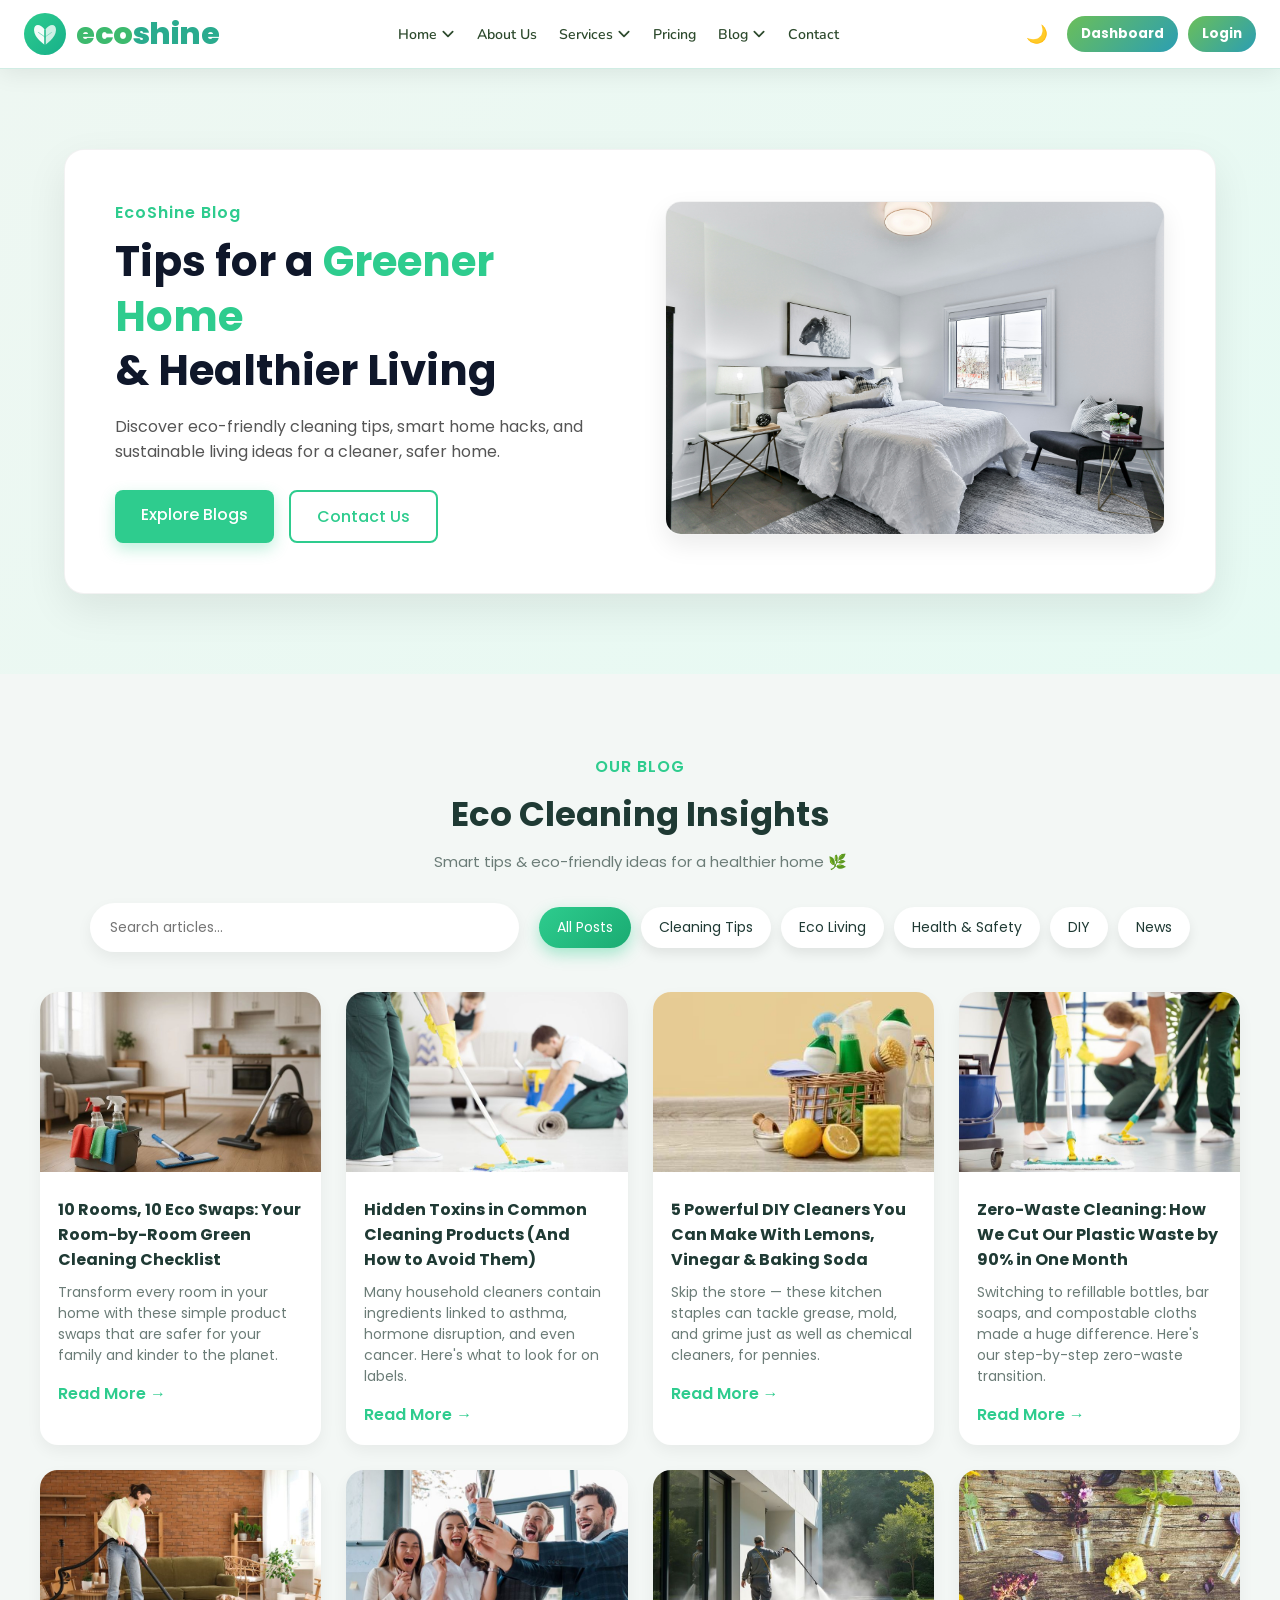
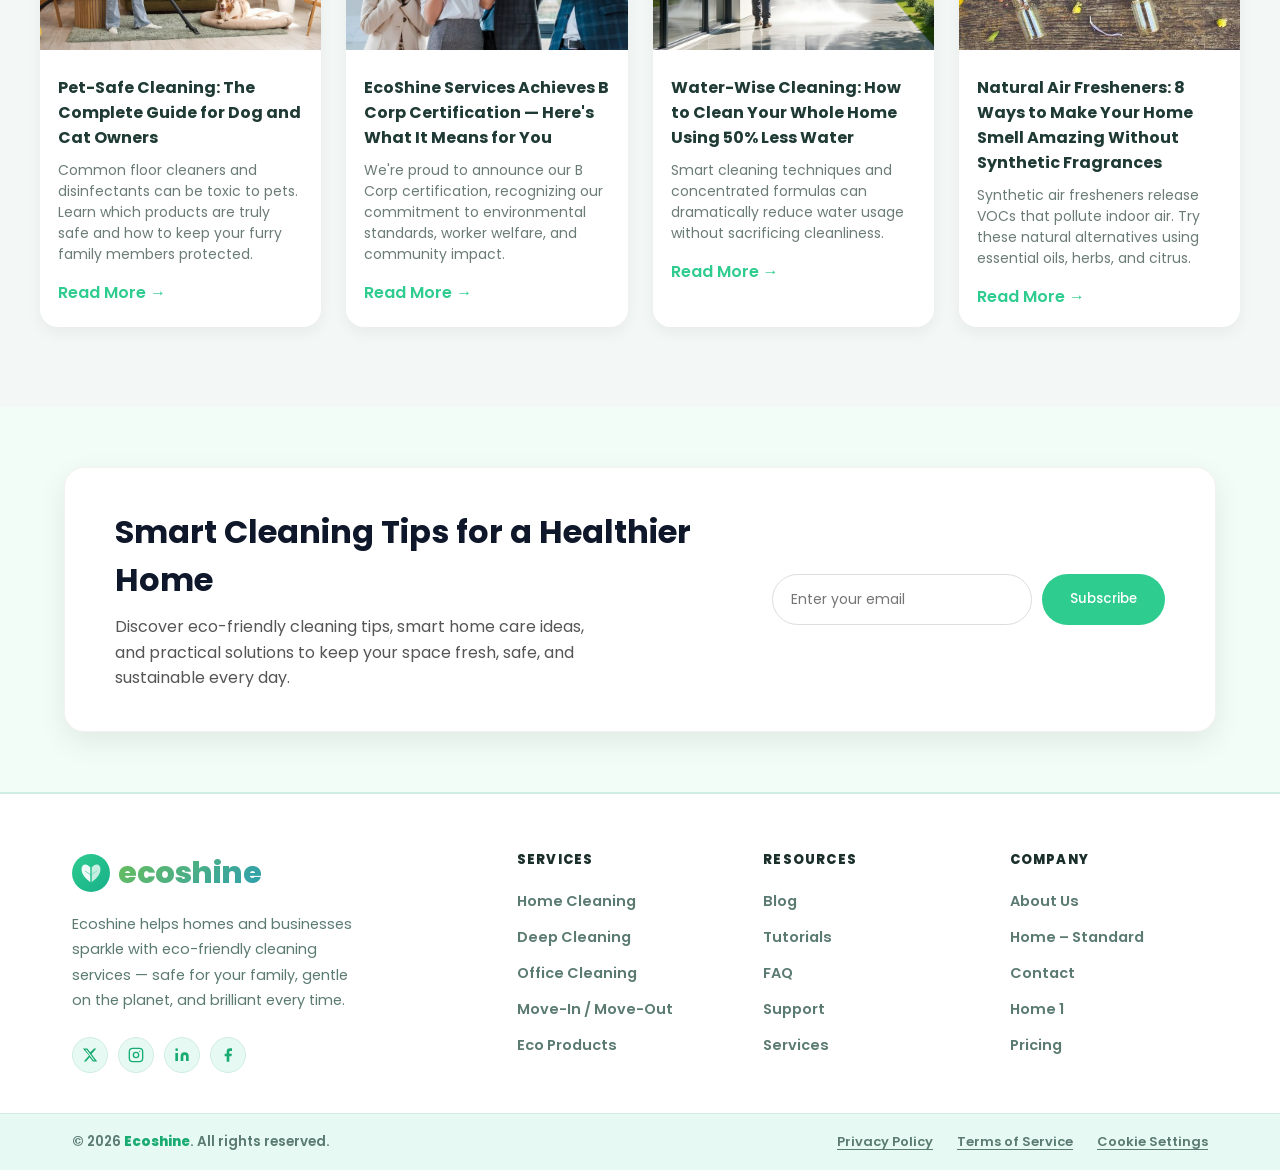
<file: Blog/Blog.html>
<!DOCTYPE html>
<html lang="en">
<head>
  <meta charset="UTF-8">
  <meta name="viewport" content="width=device-width, initial-scale=1.0">
  <title>Ecoshine Services</title>

  <link rel="stylesheet" href="../Blog/Blog.css">
   <link rel="stylesheet" href="../css/nav.css">
     <link rel="stylesheet" href="../css/footer.css">

 
   
 <link href="https://fonts.googleapis.com/css2?family=Playfair+Display:wght@700;900&family=Nunito:wght@400;700;800&display=swap" rel="stylesheet">
<link href="https://fonts.googleapis.com/css2?family=Inter:wght@300;400;500;600&family=Poppins:wght@500;600;700&display=swap" rel="stylesheet">

</head>
<body>


<header class="navbar">
  <div class="nav-container">

 
    <a class="logo" href="../index.html">
       <svg class="logo-icon" viewBox="0 0 42 42" fill="none" xmlns="http://www.w3.org/2000/svg">
     
      <circle cx="21" cy="21" r="21" fill="url(#navGrad)"/>

      
      <path d="M21 32 C21 32 10 25 10 17 C10 11 16 10 21 17 Z"
            fill="white" opacity="0.95"/>

     
      <path d="M21 32 C21 32 32 25 32 17 C32 11 26 10 21 17 Z"
            fill="white" opacity="0.78"/>

     
      <line x1="21" y1="32" x2="21" y2="17"
            stroke="url(#navGrad)" stroke-width="1.6" stroke-linecap="round"/>

      
      <line x1="21" y1="24" x2="14.5" y2="19.5"
            stroke="url(#navGrad)" stroke-width="1" stroke-linecap="round" opacity="0.55"/>

    
      <line x1="21" y1="24" x2="27.5" y2="19.5"
            stroke="url(#navGrad)" stroke-width="1" stroke-linecap="round" opacity="0.4"/>

      <defs>
        <linearGradient id="navGrad" x1="0" y1="0" x2="42" y2="42" gradientUnits="userSpaceOnUse">
          <stop offset="0%" stop-color="#2ecc8e"/>
          <stop offset="100%" stop-color="#17b08a"/>
        </linearGradient>
      </defs>
    </svg>
      <span class="logo-text"><span class="eco">eco</span><span class="nest">shine</span></span>
    </a>

   
    <ul class="nav-links">

      <li class="nav-item">
  <a href="../index.html" class="nav-link">
    Home
    <span class="arrow">
      <svg viewBox="0 0 12 12" fill="none">
        <path d="M2 4l4 4 4-4" stroke="currentColor" stroke-width="1.5" stroke-linecap="round" stroke-linejoin="round"/>
      </svg>
    </span>
  </a>

  <ul class="dropdown">
    <li><a href="../home2/Home.html">Home – Standard</a></li>
  
  </ul>
</li>

      <li class="nav-item"><a class="nav-link" href="../about us/about.html">About Us</a></li>

      <li class="nav-item">
  <a href="../services/services.html" class="nav-link">
    Services
    <span class="arrow">
      <svg viewBox="0 0 12 12" fill="none">
        <path d="M2 4l4 4 4-4" stroke="currentColor" stroke-width="1.5" stroke-linecap="round" stroke-linejoin="round"/>
      </svg>
    </span>
  </a>

  <ul class="dropdown">
 <li><a href="../service-details/service-details.html?service=regular">🏠 Regular</a></li>
<li><a href="../service-details/service-details.html?service=deep">✨ Deep Clean</a></li>
<li><a href="../service-details/service-details.html?service=move">📦 Move In/Out</a></li>
<li><a href="../service-details/service-details.html?service=office">🏢 Office</a></li>
<li><a href="../service-details/service-details.html?service=kitchen">🍳 Kitchen</a></li>
<li><a href="../service-details/service-details.html?service=carpet">🛋 Carpet</a></li>
<li><a href="../service-details/service-details.html?service=post">🔨 Post-Construction</a></li>
<li><a href="../service-details/service-details.html?service=air">🌬 Air Quality</a></li>
  </ul>
</li>

      <li class="nav-item"><a class="nav-link" href="../Pricing/Pricing.html">Pricing</a></li>

      <li class="nav-item">
  <a href="../Blog/Blog.html" class="nav-link">
    Blog
    <span class="arrow">
      <svg viewBox="0 0 12 12" fill="none">
        <path d="M2 4l4 4 4-4" stroke="currentColor" stroke-width="1.5" stroke-linecap="round" stroke-linejoin="round"/>
      </svg>
    </span>
  </a>

  <ul class="dropdown">
  <li><a href="../Blog-details/Blog-details.html?blog=eco">🏠 Eco Swaps</a></li>
<li><a href="../Blog-details/Blog-details.html?blog=diy">🍋 DIY Cleaners</a></li>
<li><a href="../Blog-details/Blog-details.html?blog=zero">♻️ Zero Waste</a></li>
<li><a href="../Blog-details/Blog-details.html?blog=pet">🐾 Pet Safe</a></li>
<li><a href="../Blog-details/Blog-details.html?blog=bcorp">🌱 B Corp</a></li>
<li><a href="../Blog-details/Blog-details.html?blog=water">💧 Water Wise</a></li>
<li><a href="../Blog-details/Blog-details.html?blog=air">🌸 Air Fresheners</a></li>
  </ul>
</li>
      <li class="nav-item"><a class="nav-link" href="../Contact/Contact.html">Contact</a></li>

    </ul>

    
    <div class="nav-actions">
      <button class="theme-toggle" id="themeToggle" aria-label="Toggle theme" title="Toggle dark/light mode">🌙</button>
      <a class="btn-dashboard" href="../dashboard/dashboard.html">Dashboard</a>
      <a href="../book-now/book-now.html">
  <button class="btn-booknow">Login</button>
</a>
      <button class="hamburger" id="hamburger" aria-label="Open menu">
        <span></span><span></span><span></span>
      </button>
    </div>

  </div>

 
 <div class="mobile-menu" id="mobileMenu">

<div class="mobile-group-label">
  <a href="../index.html">Home</a>
  <span onclick="toggleDropdown('homeMenu')">▾</span>
</div>

  <div id="homeMenu" style="display:none;">
    <a class="mobile-sub-link" href="../home2/Home.html">Home – Standard</a>
    </div>

  <div class="mobile-divider"></div>

  <a class="mobile-link" href="../about us/about.html">About Us</a>

 
<div class="mobile-group-label">
  <a href="../services/services.html">Services</a>
  <span onclick="toggleDropdown('servicesMenu')">▾</span>
</div>

  <div id="servicesMenu" style="display:none;">
    <a class="mobile-sub-link" href="../service-details/service-details.html?service=regular">Regular Cleaning</a>
    <a class="mobile-sub-link" href="../service-details/service-details.html?service=deep">Deep Cleaning</a>
    <a class="mobile-sub-link" href="../service-details/service-details.html?service=move">Move In/Out</a>
    <a class="mobile-sub-link" href="../service-details/service-details.html?service=office">Office Cleaning</a>
    <a class="mobile-sub-link" href="../service-details/service-details.html?service=bathroom">Bathroom Cleaning</a>
    <a class="mobile-sub-link" href="../service-details/service-details.html?service=kitchen">Kitchen Cleaning</a>
    <a class="mobile-sub-link" href="../service-details/service-details.html?service=carpet">Carpet Cleaning</a>
    <a class="mobile-sub-link" href="../service-details/service-details.html?service=post">Post Construction</a>
    <a class="mobile-sub-link" href="../service-details/service-details.html?service=air">Air Quality</a>
  </div>

  <div class="mobile-divider"></div>

  <a class="mobile-link" href="../Pricing/Pricing.html">Pricing</a>


<div class="mobile-group-label">
  <a href="../blog/blog.html">Blog</a>
  <span onclick="toggleDropdown('blogMenu')">▾</span>
</div>

  <div id="blogMenu" style="display:none;">
    <a class="mobile-sub-link" href="../Blog-details/Blog-details.html?blog=eco">Eco Swaps</a>
    <a class="mobile-sub-link" href="../Blog-details/Blog-details.html?blog=toxins">Hidden Toxins</a>
    <a class="mobile-sub-link" href="../Blog-details/Blog-details.html?blog=diy">DIY Cleaners</a>
    <a class="mobile-sub-link" href="../Blog-details/Blog-details.html?blog=zero">Zero Waste</a>
    <a class="mobile-sub-link" href="../Blog-details/Blog-details.html?blog=pet">Pet Safe</a>
    <a class="mobile-sub-link" href="../Blog-details/Blog-details.html?blog=bcorp">B Corp</a>
    <a class="mobile-sub-link" href="../Blog-details/Blog-details.html?blog=water">Water Wise</a>
    <a class="mobile-sub-link" href="../Blog-details/Blog-details.html?blog=air">Air Fresheners</a>
  </div>
  
  <div class="mobile-divider"></div>

  <a class="mobile-link" href="../Contact/Contact.html">Contact</a>

  <div class="mobile-actions">
    <a href="../book-now/book-now.html">
      <button class="btn-booknow">Login</button>
    </a>
    <a class="btn-dashboard" href="../dashboard/dashboard.html">Dashboard</a>
  </div>

</div>
</header>



<section class="blog-hero">
  <div class="blog-hero-container">


    <div class="blog-hero-text">
      <p class="blog-tag">EcoShine Blog</p>

      <h1>
        Tips for a <span>Greener Home</span><br>
        & Healthier Living
      </h1>

      <p class="blog-desc">
        Discover eco-friendly cleaning tips, smart home hacks, 
        and sustainable living ideas for a cleaner, safer home.
      </p>

      <div class="blog-actions">
        <a href="../Blog-details/Blog-details.html" class="btn-primary">Explore Blogs</a>
        <a href="../Contact/Contact.html#contact" class="btn-outline">Contact Us</a>
      </div>
    </div>

    
    <div class="blog-hero-img">
      <img src="../images/blog-hero-img.jpg" alt="Eco Cleaning">
    </div>

  </div>
</section>







<section class="blog-section">


  <div class="blog-header">
    <p class="tag">OUR BLOG</p>
    <h2>Eco Cleaning Insights</h2>
    <p class="sub">Smart tips & eco-friendly ideas for a healthier home 🌿</p>
  </div>

 
  <div class="top-controls">
    <input type="text" id="searchInput" placeholder="Search articles...">

    <div class="filter-buttons">
      <button class="active" data-filter="all">All Posts</button>
      <button data-filter="tips">Cleaning Tips</button>
      <button data-filter="eco">Eco Living</button>
      <button data-filter="health">Health & Safety</button>
       <button data-filter="diy">DIY</button>
        <button data-filter="news">News</button>
    </div>
  </div>

  
  <div class="blog-container">
    <div class="blog-grid">

    
      <div class="blog-card" data-category="tips">
        <img src="../images/blog-card1.jpg">
        <div class="blog-content">
          <h3>10 Rooms, 10 Eco Swaps: Your Room-by-Room Green Cleaning Checklist</h3>
 <p>Transform every room in your home with these simple product swaps that are safer for your family and kinder to the planet.</p>          
 <a href="../Blog-details/Blog-details.html" class="read-more">Read More →</a>
        </div>
      </div>

      <div class="blog-card" data-category="health">
        <img src="../images/blog-card2.jpg">
        <div class="blog-content">
          <h3>Hidden Toxins in Common Cleaning Products (And How to Avoid Them)</h3>
          <p>Many household cleaners contain ingredients linked to asthma, hormone disruption, and even cancer. Here's what to look for on labels.</p>
          <a href="../Blog-details/Blog-details.html" class="read-more">Read More →</a>
        </div>
      </div>

      <div class="blog-card" data-category="diy">
        <img src="../images/blog-card3.jpg">
        <div class="blog-content">
          <h3>5 Powerful DIY Cleaners You Can Make With Lemons, Vinegar & Baking Soda</h3>
          <p>Skip the store — these kitchen staples can tackle grease, mold, and grime just as well as chemical cleaners, for pennies.</p>
         <a href="../Blog-details/Blog-details.html" class="read-more">Read More →</a>
        </div>
      </div>

      <div class="blog-card" data-category="eco">
        <img src="../images/blog-card4.jpg">
        <div class="blog-content">
          <h3>Zero-Waste Cleaning: How We Cut Our Plastic Waste by 90% in One Month</h3>
          <p>Switching to refillable bottles, bar soaps, and compostable cloths made a huge difference. Here's our step-by-step zero-waste transition.</p>
         <a href="../Blog-details/Blog-details.html" class="read-more">Read More →</a>
        </div>
      </div>

      <div class="blog-card" data-category="health">
        <img src="../images/blog-card5.jpg">
        <div class="blog-content">
          <h3>Pet-Safe Cleaning: The Complete Guide for Dog and Cat Owners</h3>
          <p>Common floor cleaners and disinfectants can be toxic to pets. Learn which products are truly safe and how to keep your furry family members protected.</p>
         <a href="../Blog-details/Blog-details.html" class="read-more">Read More →</a>
        </div>
      </div>

      <div class="blog-card" data-category="news">
        <img src="../images/blog-card6.jpg">
        <div class="blog-content">
          <h3>EcoShine Services Achieves B Corp Certification — Here's What It Means for You</h3>
          <p>We're proud to announce our B Corp certification, recognizing our commitment to environmental standards, worker welfare, and community impact.</p>
        <a href="../Blog-details/Blog-details.html" class="read-more">Read More →</a>
        </div>
      </div>

      <div class="blog-card" data-category="eco">
        <img src="../images/blog-card7.jpg">
        <div class="blog-content">
          <h3>Water-Wise Cleaning: How to Clean Your Whole Home Using 50% Less Water</h3>
          <p>Smart cleaning techniques and concentrated formulas can dramatically reduce water usage without sacrificing cleanliness.</p>
         <a href="../Blog-details/Blog-details.html" class="read-more">Read More →</a>
        </div>
      </div>

      <div class="blog-card" data-category="diy">
        <img src="../images/blog-card8.jpg">
        <div class="blog-content">
          <h3>Natural Air Fresheners: 8 Ways to Make Your Home Smell Amazing Without Synthetic Fragrances</h3>
          <p>Synthetic air fresheners release VOCs that pollute indoor air. Try these natural alternatives using essential oils, herbs, and citrus.</p>
          <a href="../Blog-details/Blog-details.html" class="read-more">Read More →</a>
        </div>
      </div>

   

    </div>
  </div>

</section>


<section class="subscribe-section">
  <div class="subscribe-container">

   
    <div class="subscribe-text">
      <h2>Smart Cleaning Tips for a Healthier Home</h2>
      <p>
  Discover eco-friendly cleaning tips, smart home care ideas, and practical solutions to keep your space fresh, safe, and sustainable every day.
</p>
    </div>

   
    <div class="subscribe-form">
      <input type="email" placeholder="Enter your email" id="emailInput">
      <button onclick="subscribe()">Subscribe</button>
    </div>

  </div>
</section>






<footer>
  <div class="footer-main">


    <div class="footer-brand">
      <a href="../index.html" class="logo">
        <div class="logo-icon">
          <svg width="40" height="40" viewBox="0 0 40 40" fill="none" xmlns="http://www.w3.org/2000/svg">
            <circle cx="20" cy="20" r="20" fill="url(#lg1)"/>
            <!-- Big leaf left -->
            <path d="M20 30 C20 30 10 24 10 16 C10 10 16 9 20 15 C20 15 20 15 20 30Z" fill="white" opacity="0.92"/>
            <!-- Big leaf right -->
            <path d="M20 30 C20 30 30 24 30 16 C30 10 24 9 20 15 C20 15 20 15 20 30Z" fill="white" opacity="0.75"/>
            <!-- Center stem -->
            <line x1="20" y1="30" x2="20" y2="15" stroke="url(#lg1)" stroke-width="1.5" stroke-linecap="round"/>
            <!-- Left vein -->
            <line x1="20" y1="22" x2="14" y2="18" stroke="url(#lg1)" stroke-width="1" stroke-linecap="round" opacity="0.6"/>
            <!-- Right vein -->
            <line x1="20" y1="22" x2="26" y2="18" stroke="url(#lg1)" stroke-width="1" stroke-linecap="round" opacity="0.4"/>
            <defs>
              <linearGradient id="lg1" x1="0" y1="0" x2="40" y2="40" gradientUnits="userSpaceOnUse">
                <stop offset="0%" stop-color="#2ecc8e"/>
                <stop offset="100%" stop-color="#17b08a"/>
              </linearGradient>
            </defs>
          </svg>
        </div>
        <span class="logo-text">ecoshine</span>
      </a>
      <p>Ecoshine helps homes and businesses sparkle with eco-friendly cleaning services — safe for your family, gentle on the planet, and brilliant every time.</p>
      <div class="social-links">
        <a href="#" title="X / Twitter">
          <svg width="16" height="16" viewBox="0 0 24 24" fill="currentColor">
            <path d="M18.244 2.25h3.308l-7.227 8.26 8.502 11.24H16.17l-4.714-6.231-5.401 6.231H2.744l7.73-8.835L1.254 2.25H8.08l4.253 5.622 5.911-5.622Zm-1.161 17.52h1.833L7.084 4.126H5.117Z"/>
          </svg>
        </a>
        <a href="#" title="Instagram">
          <svg width="16" height="16" viewBox="0 0 24 24" fill="none" stroke="currentColor" stroke-width="2" stroke-linecap="round" stroke-linejoin="round">
            <rect x="2" y="2" width="20" height="20" rx="5" ry="5"/>
            <circle cx="12" cy="12" r="4"/>
            <circle cx="17.5" cy="6.5" r="1" fill="currentColor" stroke="none"/>
          </svg>
        </a>
        <a href="#" title="LinkedIn">
          <svg width="16" height="16" viewBox="0 0 24 24" fill="currentColor">
            <path d="M16 8a6 6 0 0 1 6 6v7h-4v-7a2 2 0 0 0-2-2 2 2 0 0 0-2 2v7h-4v-7a6 6 0 0 1 6-6zM2 9h4v12H2z"/>
            <circle cx="4" cy="4" r="2"/>
          </svg>
        </a>
        <a href="#" title="Facebook">
          <svg width="16" height="16" viewBox="0 0 24 24" fill="currentColor">
            <path d="M18 2h-3a5 5 0 0 0-5 5v3H7v4h3v8h4v-8h3l1-4h-4V7a1 1 0 0 1 1-1h3z"/>
          </svg>
        </a>
      </div>
    </div>

  
     <div class="footer-col">
      <h4>Services</h4>
      <ul>
        <li><a href="../service-details/service-details.html?service=regular">Home Cleaning</a></li>
        <li><a href="../service-details/service-details.html?service=deep">Deep Cleaning</a></li>
        <li><a href="../service-details/service-details.html?service=office">Office Cleaning</a></li>
        <li><a href="../service-details/service-details.html?service=move">Move-In / Move-Out</a></li>
        <li><a href="../service-details/service-details.html?service=air">Eco Products</a></li>
      </ul>
    </div>

    
    <div class="footer-col">
  <h4>Resources</h4>
  <ul>
    <li><a href="../Blog/Blog.html">Blog</a></li>
    <li><a href="../book-now/book-now.html">Tutorials</a></li>
    <li><a href="../Contact/Contact.html#faq">FAQ</a></li>
    <li><a href="../book-now/book-now.html">Support</a></li>
    <li><a href="../services/services.html">Services</a></li> 
  </ul>
</div>

    
    <div class="footer-col">
      <h4>Company</h4>
      <ul>
        <li><a href="../about us/about.html">About Us</a></li>
        <li><a href="../home2/Home.html">Home – Standard</a></li>
        <li><a href="../Contact/Contact.html">Contact</a></li>
        <li><a href="../index.html">Home 1</a></li>
        <li><a href="../Pricing/Pricing.html">Pricing</a></li>
      </ul>
    </div>

  </div>


  <div class="footer-bottom">
    <div class="footer-bottom-inner">
      <p>© 2026 <span>Ecoshine</span>. All rights reserved.</p>
     
      <div class="footer-bottom-links">
        <a href="#">Privacy Policy</a>
        <a href="#">Terms of Service</a>
        <a href="#">Cookie Settings</a>
      </div>
    </div>
  </div>
</footer>
<script src="../Blog/Blog.js"></script>
<script src="../js/nav.js"></script>
<script src="../js/footer.js"></script>
</body>
</html>
</file>
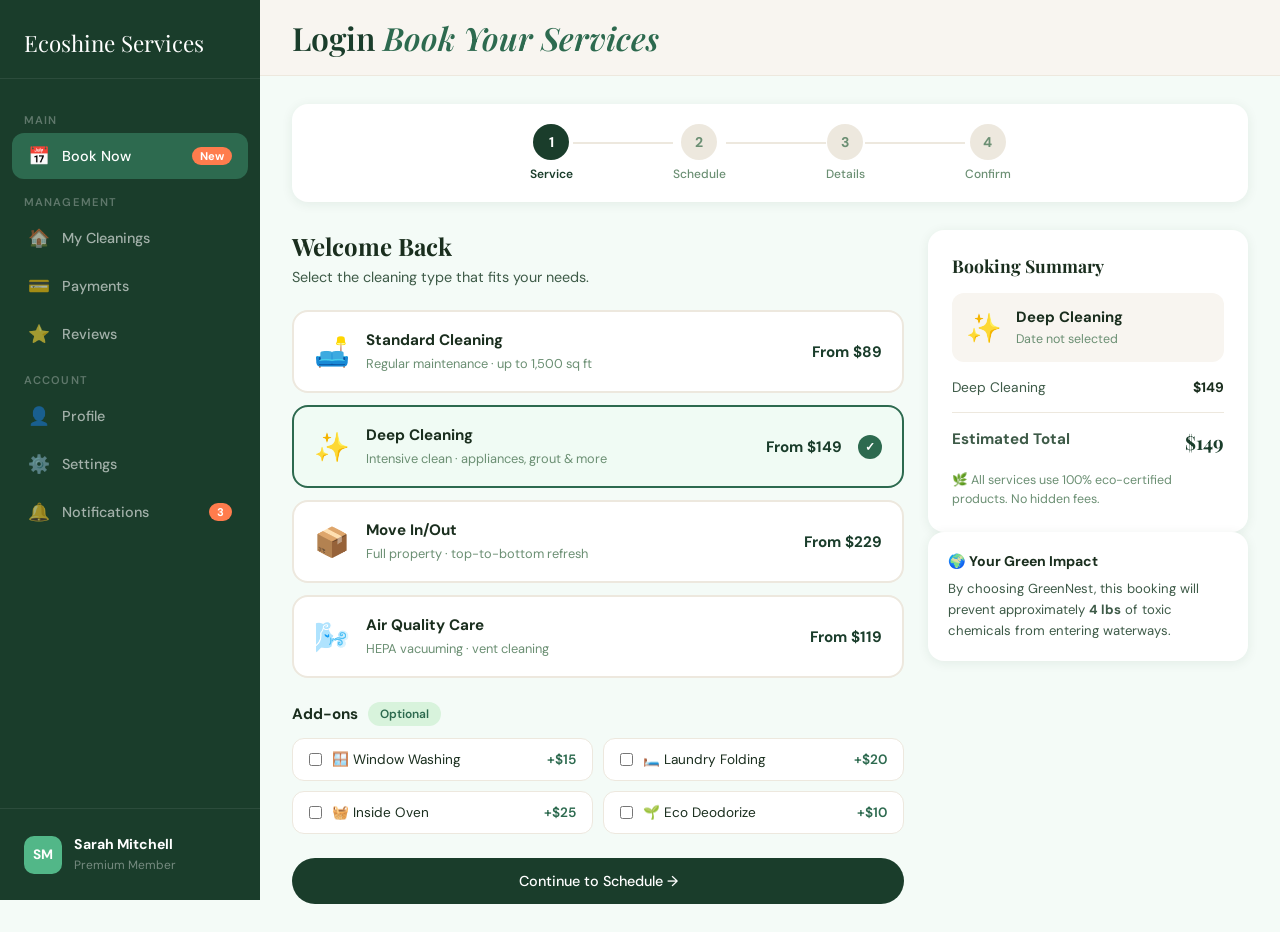
<file: book-now/book-now.html>
<!DOCTYPE html>
<html lang="en">
<head>
  <meta charset="UTF-8"/>
  <meta name="viewport" content="width=device-width, initial-scale=1.0"/>
  <title>Login — Ecoshine Services</title>
  <link rel="stylesheet" href="../css/shared.css"/>
  <link rel="stylesheet" href="../book-now/book-now.css"/>
</head>
<body>

<div class="sidebar-overlay" id="sidebarOverlay"></div>

<aside class="sidebar" id="sidebar">
  <div class="sidebar-logo">Ecoshine Services</div>
   
  <nav class="sidebar-nav">
    <div class="nav-group-label">Main</div>
    
    <a class="nav-item active" href="book-now.html"><span class="nav-icon">📅</span> Book Now <span class="nav-badge">New</span></a>
  
    <div class="nav-group-label">Management</div>
    <a class="nav-item" href="#"><span class="nav-icon">🏠</span> My Cleanings</a>
    <a class="nav-item" href="#"><span class="nav-icon">💳</span> Payments</a>
    <a class="nav-item" href="#"><span class="nav-icon">⭐</span> Reviews</a>
    <div class="nav-group-label">Account</div>
    <a class="nav-item" href="#"><span class="nav-icon">👤</span> Profile</a>
    <a class="nav-item" href="#"><span class="nav-icon">⚙️</span> Settings</a>
    <a class="nav-item" href="#"><span class="nav-icon">🔔</span> Notifications <span class="nav-badge">3</span></a>
  </nav>
  <div class="sidebar-footer">
    <div class="sidebar-user">
      <div class="user-avatar">SM</div>
      <div class="user-info"><strong>Sarah Mitchell</strong><span>Premium Member</span></div>
    </div>
  </div>
</aside>

<div class="page-wrap">
  <header class="topbar">
    <button class="topbar-menu-btn" id="menuBtn">☰</button>
    <div class="topbar-title">Login <span>Book Your Services</span></div>
  
  </header>

  <main class="book-main">

    
    <div class="book-progress" data-reveal>
      <div class="prog-step active" data-step="1"><div class="ps-num">1</div><span>Service</span></div>
      <div class="prog-line"></div>
      <div class="prog-step" data-step="2"><div class="ps-num">2</div><span>Schedule</span></div>
      <div class="prog-line"></div>
      <div class="prog-step" data-step="3"><div class="ps-num">3</div><span>Details</span></div>
      <div class="prog-line"></div>
      <div class="prog-step" data-step="4"><div class="ps-num">4</div><span>Confirm</span></div>
    </div>

    <div class="book-layout">


      <div class="book-steps">

        
        <div class="step-panel active" id="step1">
          <div class="step-header"> <h2>Welcome Back</h2><p>Select the cleaning type that fits your needs.</p></div>
          <div class="service-options">
            <label class="service-opt">
              <input type="radio" name="service" value="standard"/>
              <div class="sopt-card">
                <div class="sopt-icon">🛋️</div>
                <div class="sopt-info">
                  <strong>Standard Cleaning</strong>
                  <span>Regular maintenance · up to 1,500 sq ft</span>
                </div>
                <div class="sopt-price">From $89</div>
                <div class="sopt-check">✓</div>
              </div>
            </label>
            <label class="service-opt">
              <input type="radio" name="service" value="deep" checked/>
              <div class="sopt-card selected">
                <div class="sopt-icon">✨</div>
                <div class="sopt-info">
                  <strong>Deep Cleaning</strong>
                  <span>Intensive clean · appliances, grout & more</span>
                </div>
                <div class="sopt-price">From $149</div>
                <div class="sopt-check">✓</div>
              </div>
            </label>
            <label class="service-opt">
              <input type="radio" name="service" value="moveinout"/>
              <div class="sopt-card">
                <div class="sopt-icon">📦</div>
                <div class="sopt-info">
                  <strong>Move In/Out</strong>
                  <span>Full property · top-to-bottom refresh</span>
                </div>
                <div class="sopt-price">From $229</div>
                <div class="sopt-check">✓</div>
              </div>
            </label>
            <label class="service-opt">
              <input type="radio" name="service" value="airquality"/>
              <div class="sopt-card">
                <div class="sopt-icon">🌬️</div>
                <div class="sopt-info">
                  <strong>Air Quality Care</strong>
                  <span>HEPA vacuuming · vent cleaning</span>
                </div>
                <div class="sopt-price">From $119</div>
                <div class="sopt-check">✓</div>
              </div>
            </label>
          </div>
       
          <div class="addons-section">
            <h4>Add-ons <span class="badge badge-green">Optional</span></h4>
            <div class="addons-grid">
              <label class="addon-opt"><input type="checkbox" value="15"/><span>🪟 Window Washing</span><em>+$15</em></label>
              <label class="addon-opt"><input type="checkbox" value="20"/><span>🛏️ Laundry Folding</span><em>+$20</em></label>
              <label class="addon-opt"><input type="checkbox" value="25"/><span>🧺 Inside Oven</span><em>+$25</em></label>
              <label class="addon-opt"><input type="checkbox" value="10"/><span>🌱 Eco Deodorize</span><em>+$10</em></label>
            </div>
          </div>
          <button class="btn btn-primary" id="toStep2">Continue to Schedule →</button>
        </div>

    
        <div class="step-panel" id="step2">
          <div class="step-header"><h2>Pick a Date & Time</h2><p>Choose when works best for you.</p></div>
          <div class="calendar-section">
            <div class="cal-header">
              <button class="cal-nav" id="calPrev">‹</button>
              <h3 id="calMonthYear">April 2026</h3>
              <button class="cal-nav" id="calNext">›</button>
            </div>
            <div class="cal-days-header">
              <span>Sun</span><span>Mon</span><span>Tue</span><span>Wed</span><span>Thu</span><span>Fri</span><span>Sat</span>
            </div>
            <div class="cal-grid" id="calGrid"></div>
          </div>
          <div class="time-slots" id="timeSlots">
            <h4>Available Times</h4>
            <div class="slots-grid" id="slotsGrid"></div>
          </div>
          <div class="step-btns">
            <button class="btn btn-ghost" id="backToStep1">← Back</button>
            <button class="btn btn-primary" id="toStep3">Continue to Details →</button>
          </div>
        </div>

       
        <div class="step-panel" id="step3">
          <div class="step-header"><h2>Your Details</h2><p>Help us understand your home.</p></div>
          <div class="form-row">
            <div class="form-group">
              <label>Home Size</label>
              <select id="homeSize">
                <option>Under 1,000 sq ft</option>
                <option selected>1,000 – 1,500 sq ft</option>
                <option>1,500 – 2,000 sq ft</option>
                <option>2,000 – 2,500 sq ft</option>
                <option>2,500+ sq ft</option>
              </select>
            </div>
            <div class="form-group">
              <label>Number of Bedrooms</label>
              <select id="bedrooms">
                <option>Studio</option><option>1 Bedroom</option>
                <option selected>2 Bedrooms</option><option>3 Bedrooms</option><option>4+ Bedrooms</option>
              </select>
            </div>
          </div>
          <div class="form-row">
            <div class="form-group">
              <label>Number of Bathrooms</label>
              <select><option>1</option><option selected>2</option><option>3</option><option>4+</option></select>
            </div>
            <div class="form-group">
              <label>Pets at Home?</label>
              <select><option>No Pets</option><option>Dogs</option><option>Cats</option><option>Dogs & Cats</option><option>Other</option></select>
            </div>
          </div>
          <div class="form-group">
            <label>Address</label>
            <input type="text" value="1234 Maple Street, Austin, TX 78701"/>
          </div>
          <div class="form-group">
            <label>Entry Instructions</label>
            <textarea rows="3" placeholder="e.g. Key under mat, gate code is 1234..."></textarea>
          </div>
          <div class="form-group">
            <label>Special Requests</label>
            <textarea rows="3" placeholder="Any specific areas or products to avoid?"></textarea>
          </div>
          <div class="step-btns">
            <button class="btn btn-ghost" id="backToStep2">← Back</button>
            <button class="btn btn-primary" id="toStep4">Review Booking →</button>
          </div>
        </div>

       
        <div class="step-panel" id="step4">
          <div class="step-header"><h2>Review & Confirm</h2><p>Double-check everything before booking.</p></div>
          <div class="confirm-card">
            <div class="confirm-row"><span>Service</span><strong id="cfService">Deep Cleaning</strong></div>
            <div class="confirm-row"><span>Date</span><strong id="cfDate">Friday, April 4, 2026</strong></div>
            <div class="confirm-row"><span>Time</span><strong id="cfTime">9:00 AM</strong></div>
            <div class="confirm-row"><span>Address</span><strong>1234 Maple St, Austin TX</strong></div>
            <div class="confirm-row"><span>Add-ons</span><strong id="cfAddons">None</strong></div>
            <div class="confirm-divider"></div>
            <div class="confirm-row total"><span>Total Estimate</span><strong id="cfTotal">$149</strong></div>
          </div>
          <div class="payment-section">
            <h4>Payment Method</h4>
            <div class="payment-methods">
              <label class="pay-opt"><input type="radio" name="payment" value="card" checked/><span>💳 Credit/Debit Card</span></label>
              <label class="pay-opt"><input type="radio" name="payment" value="paypal"/><span>🅿️ PayPal</span></label>
              <label class="pay-opt"><input type="radio" name="payment" value="apple"/><span>🍎 Apple Pay</span></label>
            </div>
            <div class="card-fields" id="cardFields">
              <div class="form-group"><label>Card Number</label><input type="text" placeholder="•••• •••• •••• ••••" maxlength="19"/></div>
              <div class="form-row">
                <div class="form-group"><label>Expiry</label><input type="text" placeholder="MM/YY" maxlength="5"/></div>
                <div class="form-group"><label>CVV</label><input type="text" placeholder="•••" maxlength="3"/></div>
              </div>
            </div>
          </div>
          <div class="step-btns">
            <button class="btn btn-ghost" id="backToStep3">← Back</button>
            <button class="btn btn-primary btn-full" id="confirmBooking">🌿 Confirm Booking</button>
          </div>
        </div>

      </div>

    
      <aside class="book-summary">
        <div class="card summary-card">
          <h3>Booking Summary</h3>
          <div class="summary-service">
            <div class="ss-icon">✨</div>
            <div><strong id="sumService">Deep Cleaning</strong><span id="sumDate">Date not selected</span></div>
          </div>
          <div class="summary-items" id="summaryItems">
            <div class="si-row"><span>Deep Cleaning</span><strong>$149</strong></div>
          </div>
          <div class="summary-divider"></div>
          <div class="si-row total-row"><span>Estimated Total</span><strong id="sumTotal">$149</strong></div>
          <p class="summary-note">🌿 All services use 100% eco-certified products. No hidden fees.</p>
        </div>
        <div class="card eco-card">
          <h4>🌍 Your Green Impact</h4>
          <p>By choosing GreenNest, this booking will prevent approximately <strong>4 lbs</strong> of toxic chemicals from entering waterways.</p>
        </div>
      </aside>
    </div>


    <div class="success-modal" id="successModal">
      <div class="success-inner">
        <div class="success-icon">🎉</div>
        <h2>Booking Confirmed!</h2>
        <p>Your <strong id="modalService">Deep Cleaning</strong> is scheduled for <strong id="modalDate">April 4, 2026</strong>.</p>
        <p class="success-sub">A confirmation email has been sent to you. Our eco-cleaner will arrive ready to go! 🌿</p>
        <a href="dashboard.html" class="btn btn-primary">Back to Dashboard</a>
      </div>
    </div>

  </main>
</div>

<script src="../js/shared.js"></script>
<script src="../book-now/book-now.js"></script>
</body>
</html>
</file>
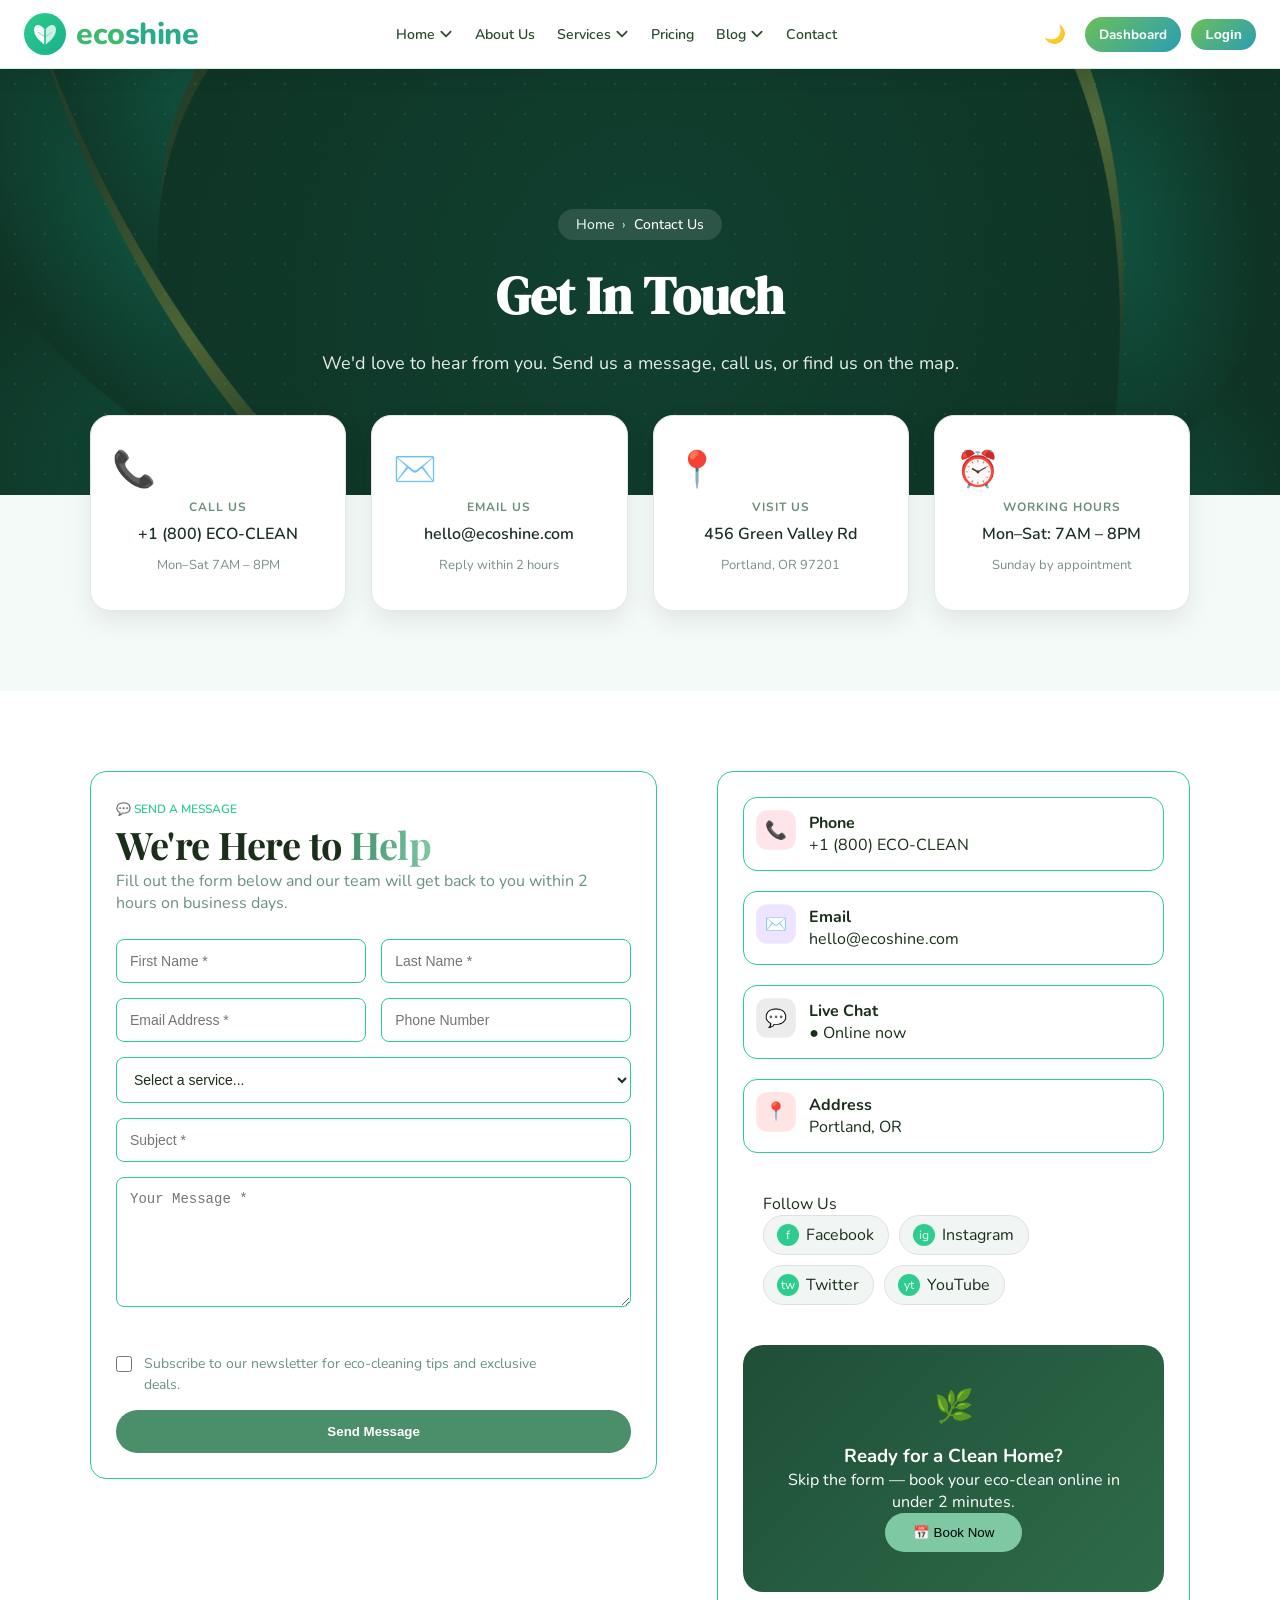
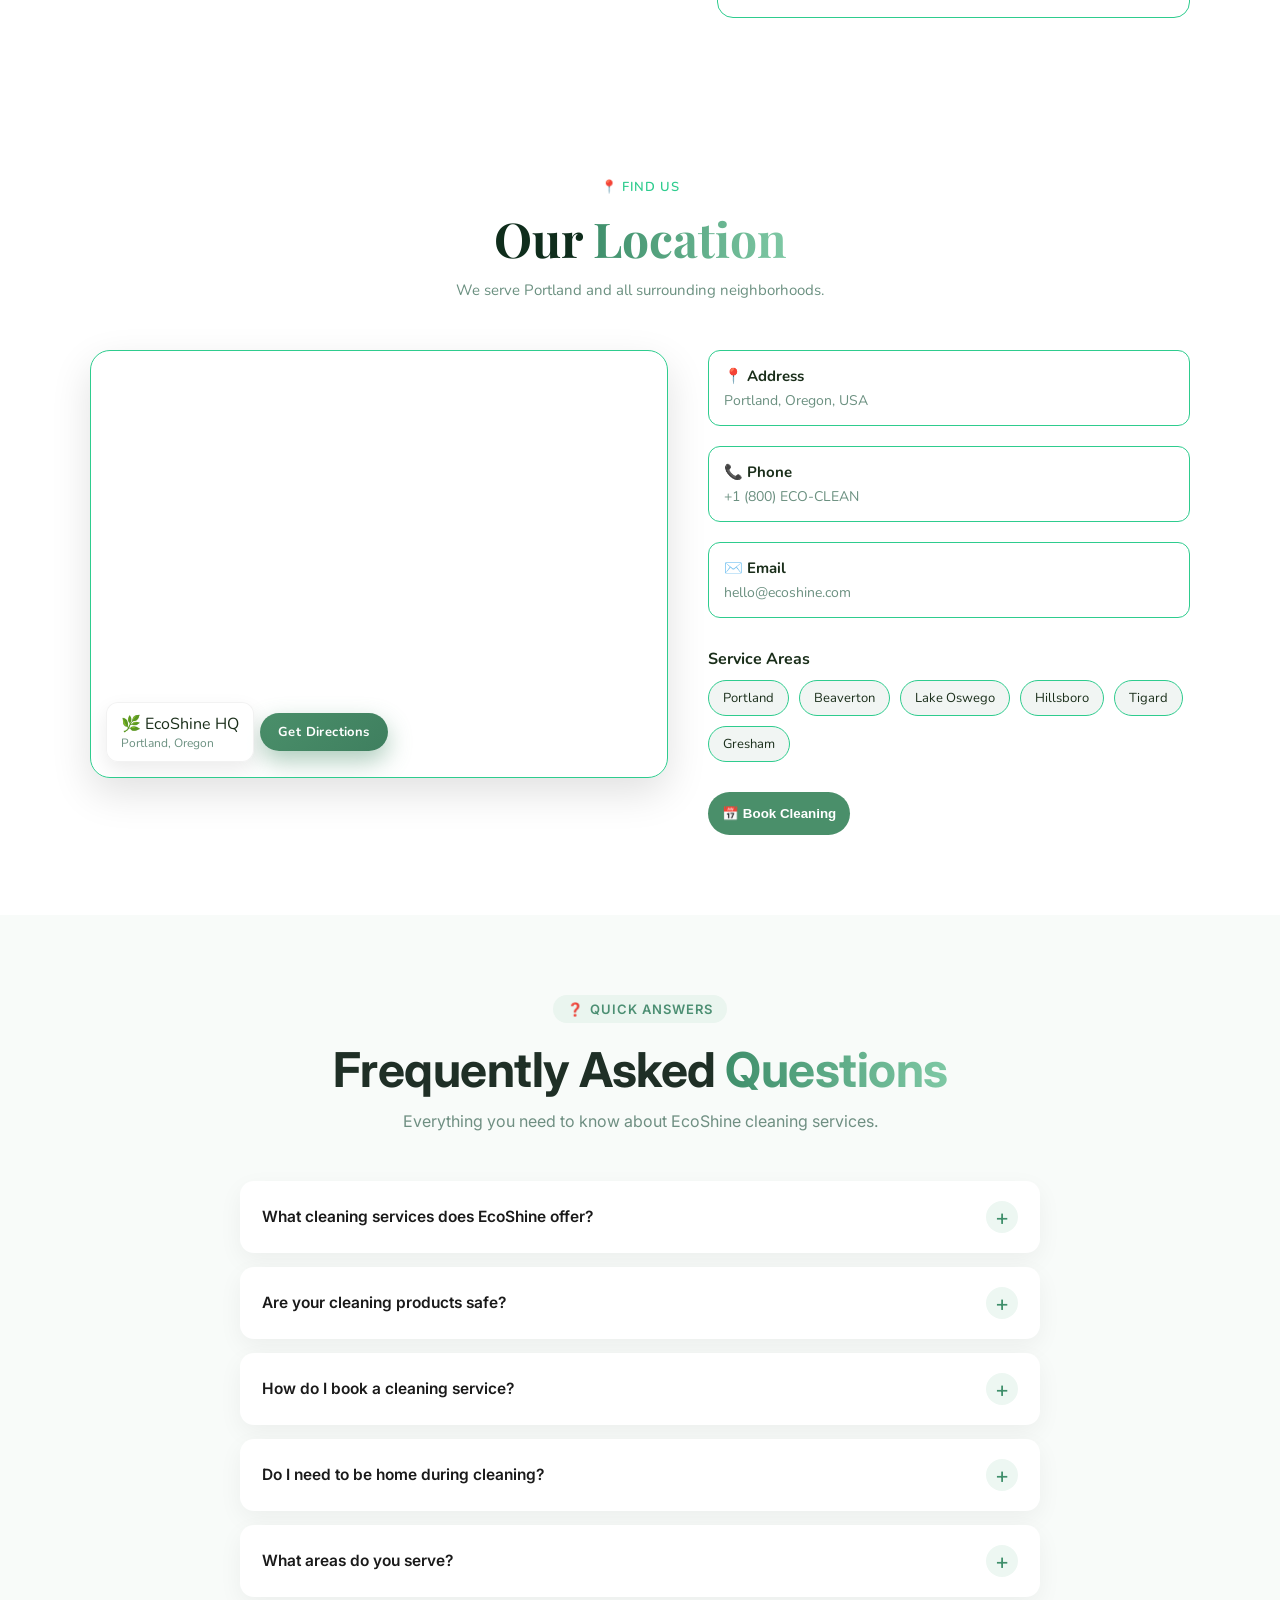
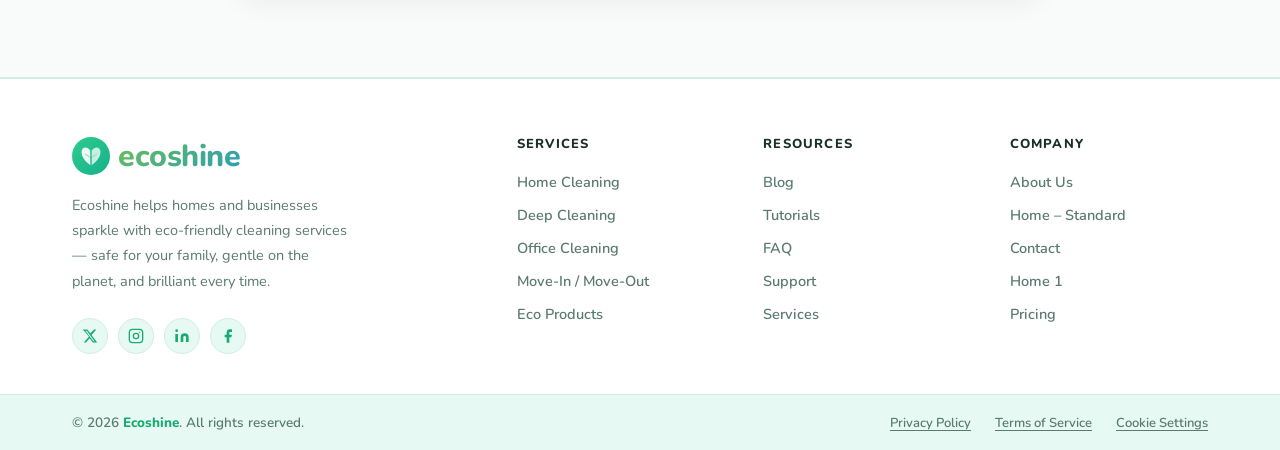
<file: Contact/Contact.html>
<!DOCTYPE html>
<html lang="en">
<head>
  <meta charset="UTF-8">
  <meta name="viewport" content="width=device-width, initial-scale=1.0">
  <title>Ecoshine Services</title>

  <link rel="stylesheet" href="../Contact/Contact.css">
   <link rel="stylesheet" href="../css/nav.css">
     <link rel="stylesheet" href="../css/footer.css">

 
   
 <link href="https://fonts.googleapis.com/css2?family=Playfair+Display:wght@700;900&family=Nunito:wght@400;700;800&display=swap" rel="stylesheet">
<link href="https://fonts.googleapis.com/css2?family=Playfair+Display:wght@600;700;800&display=swap" rel="stylesheet">
<link href="https://fonts.googleapis.com/css2?family=DM+Serif+Display&display=swap" rel="stylesheet">
<link href="https://fonts.googleapis.com/css2?family=Playfair+Display:wght@600;700&family=Inter:wght@400;500&display=swap" rel="stylesheet">
<link rel="stylesheet" href="https://cdnjs.cloudflare.com/ajax/libs/font-awesome/6.5.0/css/all.min.css">
<link href="https://fonts.googleapis.com/css2?family=Poppins:wght@400;500;600&family=Playfair+Display:wght@600;700&display=swap" rel="stylesheet">
<link href="https://fonts.googleapis.com/css2?family=Playfair+Display:wght@600;700&display=swap" rel="stylesheet">
<link href="https://fonts.googleapis.com/css2?family=Inter:wght@400;600;700&display=swap" rel="stylesheet">
</head>
<body>


<header class="navbar">
  <div class="nav-container">

 
    <a class="logo" href="../index.html">
       <svg class="logo-icon" viewBox="0 0 42 42" fill="none" xmlns="http://www.w3.org/2000/svg">
     
      <circle cx="21" cy="21" r="21" fill="url(#navGrad)"/>

      
      <path d="M21 32 C21 32 10 25 10 17 C10 11 16 10 21 17 Z"
            fill="white" opacity="0.95"/>

     
      <path d="M21 32 C21 32 32 25 32 17 C32 11 26 10 21 17 Z"
            fill="white" opacity="0.78"/>

     
      <line x1="21" y1="32" x2="21" y2="17"
            stroke="url(#navGrad)" stroke-width="1.6" stroke-linecap="round"/>

      
      <line x1="21" y1="24" x2="14.5" y2="19.5"
            stroke="url(#navGrad)" stroke-width="1" stroke-linecap="round" opacity="0.55"/>

    
      <line x1="21" y1="24" x2="27.5" y2="19.5"
            stroke="url(#navGrad)" stroke-width="1" stroke-linecap="round" opacity="0.4"/>

      <defs>
        <linearGradient id="navGrad" x1="0" y1="0" x2="42" y2="42" gradientUnits="userSpaceOnUse">
          <stop offset="0%" stop-color="#2ecc8e"/>
          <stop offset="100%" stop-color="#17b08a"/>
        </linearGradient>
      </defs>
    </svg>
      <span class="logo-text"><span class="eco">eco</span><span class="nest">shine</span></span>
    </a>

   
    <ul class="nav-links">

      <li class="nav-item">
  <a href="../index.html" class="nav-link">
    Home
    <span class="arrow">
      <svg viewBox="0 0 12 12" fill="none">
        <path d="M2 4l4 4 4-4" stroke="currentColor" stroke-width="1.5" stroke-linecap="round" stroke-linejoin="round"/>
      </svg>
    </span>
  </a>

  <ul class="dropdown">
    <li><a href="../home2/Home.html">Home – Standard</a></li>
  
  </ul>
</li>

      <li class="nav-item"><a class="nav-link" href="../about us/about.html">About Us</a></li>

      <li class="nav-item">
  <a href="../services/services.html" class="nav-link">
    Services
    <span class="arrow">
      <svg viewBox="0 0 12 12" fill="none">
        <path d="M2 4l4 4 4-4" stroke="currentColor" stroke-width="1.5" stroke-linecap="round" stroke-linejoin="round"/>
      </svg>
    </span>
  </a>

  <ul class="dropdown">
 <li><a href="../service-details/service-details.html?service=regular">🏠 Regular</a></li>
<li><a href="../service-details/service-details.html?service=deep">✨ Deep Clean</a></li>
<li><a href="../service-details/service-details.html?service=move">📦 Move In/Out</a></li>
<li><a href="../service-details/service-details.html?service=office">🏢 Office</a></li>
<li><a href="../service-details/service-details.html?service=kitchen">🍳 Kitchen</a></li>
<li><a href="../service-details/service-details.html?service=carpet">🛋 Carpet</a></li>
<li><a href="../service-details/service-details.html?service=post">🔨 Post-Construction</a></li>
<li><a href="../service-details/service-details.html?service=air">🌬 Air Quality</a></li>
  </ul>
</li>

      <li class="nav-item"><a class="nav-link" href="../Pricing/Pricing.html">Pricing</a></li>

      <li class="nav-item">
  <a href="../Blog/Blog.html" class="nav-link">
    Blog
    <span class="arrow">
      <svg viewBox="0 0 12 12" fill="none">
        <path d="M2 4l4 4 4-4" stroke="currentColor" stroke-width="1.5" stroke-linecap="round" stroke-linejoin="round"/>
      </svg>
    </span>
  </a>

  <ul class="dropdown">
  <li><a href="../Blog-details/Blog-details.html?blog=eco">🏠 Eco Swaps</a></li>
<li><a href="../Blog-details/Blog-details.html?blog=diy">🍋 DIY Cleaners</a></li>
<li><a href="../Blog-details/Blog-details.html?blog=zero">♻️ Zero Waste</a></li>
<li><a href="../Blog-details/Blog-details.html?blog=pet">🐾 Pet Safe</a></li>
<li><a href="../Blog-details/Blog-details.html?blog=bcorp">🌱 B Corp</a></li>
<li><a href="../Blog-details/Blog-details.html?blog=water">💧 Water Wise</a></li>
<li><a href="../Blog-details/Blog-details.html?blog=air">🌸 Air Fresheners</a></li>
  </ul>
</li>
      <li class="nav-item"><a class="nav-link" href="../Contact/Contact.html">Contact</a></li>

    </ul>

    
    <div class="nav-actions">
      <button class="theme-toggle" id="themeToggle" aria-label="Toggle theme" title="Toggle dark/light mode">🌙</button>
      <a class="btn-dashboard" href="../dashboard/dashboard.html">Dashboard</a>
      <a href="../book-now/book-now.html">
  <button class="btn-booknow">Login</button>
</a>
      <button class="hamburger" id="hamburger" aria-label="Open menu">
        <span></span><span></span><span></span>
      </button>
    </div>

  </div>

 
 <div class="mobile-menu" id="mobileMenu">

<div class="mobile-group-label">
  <a href="../index.html">Home</a>
  <span onclick="toggleDropdown('homeMenu')">▾</span>
</div>

  <div id="homeMenu" style="display:none;">
    <a class="mobile-sub-link" href="../home2/Home.html">Home – Standard</a>
    </div>

  <div class="mobile-divider"></div>

  <a class="mobile-link" href="../about us/about.html">About Us</a>

 
<div class="mobile-group-label">
  <a href="../services/services.html">Services</a>
  <span onclick="toggleDropdown('servicesMenu')">▾</span>
</div>

  <div id="servicesMenu" style="display:none;">
    <a class="mobile-sub-link" href="../service-details/service-details.html?service=regular">Regular Cleaning</a>
    <a class="mobile-sub-link" href="../service-details/service-details.html?service=deep">Deep Cleaning</a>
    <a class="mobile-sub-link" href="../service-details/service-details.html?service=move">Move In/Out</a>
    <a class="mobile-sub-link" href="../service-details/service-details.html?service=office">Office Cleaning</a>
    <a class="mobile-sub-link" href="../service-details/service-details.html?service=bathroom">Bathroom Cleaning</a>
    <a class="mobile-sub-link" href="../service-details/service-details.html?service=kitchen">Kitchen Cleaning</a>
    <a class="mobile-sub-link" href="../service-details/service-details.html?service=carpet">Carpet Cleaning</a>
    <a class="mobile-sub-link" href="../service-details/service-details.html?service=post">Post Construction</a>
    <a class="mobile-sub-link" href="../service-details/service-details.html?service=air">Air Quality</a>
  </div>

  <div class="mobile-divider"></div>

  <a class="mobile-link" href="../Pricing/Pricing.html">Pricing</a>


<div class="mobile-group-label">
  <a href="../blog/blog.html">Blog</a>
  <span onclick="toggleDropdown('blogMenu')">▾</span>
</div>

  <div id="blogMenu" style="display:none;">
    <a class="mobile-sub-link" href="../Blog-details/Blog-details.html?blog=eco">Eco Swaps</a>
    <a class="mobile-sub-link" href="../Blog-details/Blog-details.html?blog=toxins">Hidden Toxins</a>
    <a class="mobile-sub-link" href="../Blog-details/Blog-details.html?blog=diy">DIY Cleaners</a>
    <a class="mobile-sub-link" href="../Blog-details/Blog-details.html?blog=zero">Zero Waste</a>
    <a class="mobile-sub-link" href="../Blog-details/Blog-details.html?blog=pet">Pet Safe</a>
    <a class="mobile-sub-link" href="../Blog-details/Blog-details.html?blog=bcorp">B Corp</a>
    <a class="mobile-sub-link" href="../Blog-details/Blog-details.html?blog=water">Water Wise</a>
    <a class="mobile-sub-link" href="../Blog-details/Blog-details.html?blog=air">Air Fresheners</a>
  </div>
  
  <div class="mobile-divider"></div>

  <a class="mobile-link" href="../Contact/Contact.html">Contact</a>

  <div class="mobile-actions">
    <a href="../book-now/book-now.html">
      <button class="btn-booknow">Login</button>
    </a>
    <a class="btn-dashboard" href="../dashboard/dashboard.html">Dashboard</a>
  </div>

</div>
</header>



<section class="contact-hero">
  <div class="hero-overlay"></div>

  <div class="contact-hero-inner fade-up">
    
    <div class="breadcrumb">
      <a href="../index.html">Home</a>
      <span>›</span>
      <span>Contact Us</span>
    </div>

    <h1>Get In Touch</h1>

    <p>
      We'd love to hear from you. Send us a message, call us, or find us on the map.
    </p>

  </div>
</section>


<section class="contact-cards">
  <div class="cards-container">

    <div class="card fade-up">
      <div class="icon">📞</div>
      <h4>CALL US</h4>
      <p class="main">+1 (800) ECO-CLEAN</p>
      <span>Mon–Sat 7AM – 8PM</span>
    </div>

    <div class="card fade-up">
      <div class="icon">✉️</div>
      <h4>EMAIL US</h4>
      <p class="main">hello@ecoshine.com</p>
      <span>Reply within 2 hours</span>
    </div>

    <div class="card fade-up">
      <div class="icon">📍</div>
      <h4>VISIT US</h4>
      <p class="main">456 Green Valley Rd</p>
      <span>Portland, OR 97201</span>
    </div>

    <div class="card fade-up">
      <div class="icon">⏰</div>
      <h4>WORKING HOURS</h4>
      <p class="main">Mon–Sat: 7AM – 8PM</p>
      <span>Sunday by appointment</span>
    </div>

  </div>
</section>



<section class="contact-section" id="contact">
  <div class="container contact-grid">

  
    <div class="contact-left">

      <div class="heading-top">
        <span class="tag">💬 SEND A MESSAGE</span>
      </div>

      <h2 class="main-heading">
        We're Here to <span>Help</span>
      </h2>

      <p class="sub-text">
        Fill out the form below and our team will get back to you within 2 hours on business days.
      </p>

      <form id="contactForm">

        <div class="row">
          <input type="text" placeholder="First Name *" id="firstName">
          <input type="text" placeholder="Last Name *" id="lastName">
        </div>

        <div class="row">
          <input type="email" placeholder="Email Address *" id="email">
          <input type="tel" placeholder="Phone Number">
        </div>

        <select id="service">
  <option value="">Select a service...</option>

  <option>🏠 Standard Home Cleaning</option>
  <option>🧼 Deep Cleaning</option>
  <option>🛏️ Move In / Move Out Cleaning</option>
  <option>🏢 Office Cleaning</option>
  <option>🍽️ Kitchen Cleaning</option>
  <option>🚿 Bathroom Sanitization</option>
  <option>🪟 Window Cleaning</option>
  <option>🧴 Eco-Friendly Cleaning</option>
  <option>🧹 Carpet & Upholstery Cleaning</option>
  <option>🌿 Post-Construction Cleaning</option>
  <option>🧽 Custom Cleaning Service</option>
</select>

        <input type="text" placeholder="Subject *" id="subject">

        <textarea placeholder="Your Message *" id="message"></textarea>

        <div class="checkbox">
          <input type="checkbox" id="subscribe">
          <label for="subscribe">
            Subscribe to our newsletter for eco-cleaning tips and exclusive deals.
          </label>
        </div>

        <button type="submit" class="btn-main">Send Message</button>

      </form>
    </div>


    <div class="contact-right">

      <div class="info">
        <div class="icon pink">📞</div>
        <div>
          <h4>Phone</h4>
          <p>+1 (800) ECO-CLEAN</p>
        </div>
      </div>

      <div class="info">
        <div class="icon purple">✉️</div>
        <div>
          <h4>Email</h4>
          <p>hello@ecoshine.com</p>
        </div>
      </div>

      <div class="info">
        <div class="icon gray">💬</div>
        <div>
          <h4>Live Chat</h4>
          <p class="online">● Online now</p>
        </div>
      </div>

      <div class="info">
        <div class="icon red">📍</div>
        <div>
          <h4>Address</h4>
          <p>Portland, OR</p>
        </div>
      </div>

    
      <div class="social-box">
        <p class="social-title">Follow Us</p>

        <div class="social-icons">
          <a href="#" class="social-btn"><span class="icon">f</span>Facebook</a>
          <a href="#" class="social-btn"><span class="icon">ig</span>Instagram</a>
          <a href="#" class="social-btn"><span class="icon">tw</span>Twitter</a>
          <a href="#" class="social-btn"><span class="icon">yt</span>YouTube</a>
        </div>
      </div>

      
      <div class="cta">
        <div class="cta-icon">🌿</div>
        <h3>Ready for a Clean Home?</h3>
        <p>Skip the form — book your eco-clean online in under 2 minutes.</p>
       <a href="../book-now/book-now.html">
  <button class="cta-btn">📅 Book Now</button>
</a>
      </div>

    </div>

  </div>
</section>




<section class="location-section">


  <div class="container location-header">
    <p class="loc-tag">📍 FIND US</p>

    <h2 class="loc-main-heading">
      Our <span>Location</span>
    </h2>

    <p class="loc-subtext">
      We serve Portland and all surrounding neighborhoods.
    </p>
  </div>

  <div class="container location-grid">


<div class="map-box">

<iframe 
  src="https://www.google.com/maps?q=45.5231,-122.6765&z=13&output=embed"
  loading="lazy">
</iframe>

  
  <div class="map-ui">

    <div class="map-overlay">
      🌿 EcoShine HQ
      <span>Portland, Oregon</span>
    </div>

   <a href="#" class="map-btn">Get Directions</a>

  </div>

</div>

    
    <div class="location-info">

      <div class="loc-card">
        <h4>📍 Address</h4>
        <p>Portland, Oregon, USA</p>
      </div>

      <div class="loc-card">
        <h4>📞 Phone</h4>
        <p>+1 (800) ECO-CLEAN</p>
      </div>

      <div class="loc-card">
        <h4>✉️ Email</h4>
        <p>hello@ecoshine.com</p>
      </div>

    
      <div class="service-area">
        <h4>Service Areas</h4>

        <div class="area-tags">
          <span>Portland</span>
          <span>Beaverton</span>
          <span>Lake Oswego</span>
          <span>Hillsboro</span>
          <span>Tigard</span>
          <span>Gresham</span>
        </div>
      </div>

     <a href="../book-now/book-now.html">
  <button class="loc-btn">📅 Book Cleaning</button>
</a>

    </div>
  </div>
</section>




<section class="faq-section" id="faq">
 <div class="container">


<div class="container faq-header">

  <div class="faq-badge">
    <span>❓</span> QUICK ANSWERS
  </div>

  <h2 class="faq-title">
    Frequently Asked <span>Questions</span>
  </h2>

  <p class="faq-subtitle">
    Everything you need to know about EcoShine cleaning services.
  </p>

</div>

    <div class="faq-container">

    
      <div class="faq-item">
        <button type="button" class="faq-question">
          <span class="faq-text">What cleaning services does EcoShine offer?</span>
          <span class="faq-icon">+</span>
        </button>
        <div class="faq-answer">
          <div class="faq-answer-inner">
            <p>We offer residential, deep cleaning, move-in/move-out cleaning, and eco-friendly office cleaning services.</p>
          </div>
        </div>
      </div>

     
      <div class="faq-item">
        <button type="button" class="faq-question">
          <span class="faq-text">Are your cleaning products safe?</span>
          <span class="faq-icon">+</span>
        </button>
        <div class="faq-answer">
          <div class="faq-answer-inner">
            <p>Yes! We use eco-friendly, non-toxic products safe for kids and pets.</p>
          </div>
        </div>
      </div>

    
      <div class="faq-item">
        <button type="button" class="faq-question">
          <span class="faq-text">How do I book a cleaning service?</span>
          <span class="faq-icon">+</span>
        </button>
        <div class="faq-answer">
          <div class="faq-answer-inner">
            <p>You can book directly through our website or contact us by phone or email and we'll get you scheduled quickly.</p>
          </div>
        </div>
      </div>

    
      <div class="faq-item">
        <button type="button" class="faq-question">
          <span class="faq-text">Do I need to be home during cleaning?</span>
          <span class="faq-icon">+</span>
        </button>
        <div class="faq-answer">
          <div class="faq-answer-inner">
            <p>No, you can provide access instructions securely. Our fully vetted and insured team will take great care of everything.</p>
          </div>
        </div>
      </div>

     
      <div class="faq-item">
        <button type="button" class="faq-question">
          <span class="faq-text">What areas do you serve?</span>
          <span class="faq-icon">+</span>
        </button>
        <div class="faq-answer">
          <div class="faq-answer-inner">
            <p>We serve Portland and all nearby surrounding areas. Not sure if we cover your location? Just reach out and we'll let you know!</p>
          </div>
        </div>
      </div>

    </div>
  </div>
</section>





<footer>
  <div class="footer-main">


    <div class="footer-brand">
      <a href="../index.html" class="logo">
        <div class="logo-icon">
          <svg width="40" height="40" viewBox="0 0 40 40" fill="none" xmlns="http://www.w3.org/2000/svg">
            <circle cx="20" cy="20" r="20" fill="url(#lg1)"/>
            <!-- Big leaf left -->
            <path d="M20 30 C20 30 10 24 10 16 C10 10 16 9 20 15 C20 15 20 15 20 30Z" fill="white" opacity="0.92"/>
            <!-- Big leaf right -->
            <path d="M20 30 C20 30 30 24 30 16 C30 10 24 9 20 15 C20 15 20 15 20 30Z" fill="white" opacity="0.75"/>
            <!-- Center stem -->
            <line x1="20" y1="30" x2="20" y2="15" stroke="url(#lg1)" stroke-width="1.5" stroke-linecap="round"/>
            <!-- Left vein -->
            <line x1="20" y1="22" x2="14" y2="18" stroke="url(#lg1)" stroke-width="1" stroke-linecap="round" opacity="0.6"/>
            <!-- Right vein -->
            <line x1="20" y1="22" x2="26" y2="18" stroke="url(#lg1)" stroke-width="1" stroke-linecap="round" opacity="0.4"/>
            <defs>
              <linearGradient id="lg1" x1="0" y1="0" x2="40" y2="40" gradientUnits="userSpaceOnUse">
                <stop offset="0%" stop-color="#2ecc8e"/>
                <stop offset="100%" stop-color="#17b08a"/>
              </linearGradient>
            </defs>
          </svg>
        </div>
        <span class="logo-text">ecoshine</span>
      </a>
      <p>Ecoshine helps homes and businesses sparkle with eco-friendly cleaning services — safe for your family, gentle on the planet, and brilliant every time.</p>
      <div class="social-links">
        <a href="#" title="X / Twitter">
          <svg width="16" height="16" viewBox="0 0 24 24" fill="currentColor">
            <path d="M18.244 2.25h3.308l-7.227 8.26 8.502 11.24H16.17l-4.714-6.231-5.401 6.231H2.744l7.73-8.835L1.254 2.25H8.08l4.253 5.622 5.911-5.622Zm-1.161 17.52h1.833L7.084 4.126H5.117Z"/>
          </svg>
        </a>
        <a href="#" title="Instagram">
          <svg width="16" height="16" viewBox="0 0 24 24" fill="none" stroke="currentColor" stroke-width="2" stroke-linecap="round" stroke-linejoin="round">
            <rect x="2" y="2" width="20" height="20" rx="5" ry="5"/>
            <circle cx="12" cy="12" r="4"/>
            <circle cx="17.5" cy="6.5" r="1" fill="currentColor" stroke="none"/>
          </svg>
        </a>
        <a href="#" title="LinkedIn">
          <svg width="16" height="16" viewBox="0 0 24 24" fill="currentColor">
            <path d="M16 8a6 6 0 0 1 6 6v7h-4v-7a2 2 0 0 0-2-2 2 2 0 0 0-2 2v7h-4v-7a6 6 0 0 1 6-6zM2 9h4v12H2z"/>
            <circle cx="4" cy="4" r="2"/>
          </svg>
        </a>
        <a href="#" title="Facebook">
          <svg width="16" height="16" viewBox="0 0 24 24" fill="currentColor">
            <path d="M18 2h-3a5 5 0 0 0-5 5v3H7v4h3v8h4v-8h3l1-4h-4V7a1 1 0 0 1 1-1h3z"/>
          </svg>
        </a>
      </div>
    </div>

  
     <div class="footer-col">
      <h4>Services</h4>
      <ul>
        <li><a href="../service-details/service-details.html?service=regular">Home Cleaning</a></li>
        <li><a href="../service-details/service-details.html?service=deep">Deep Cleaning</a></li>
        <li><a href="../service-details/service-details.html?service=office">Office Cleaning</a></li>
        <li><a href="../service-details/service-details.html?service=move">Move-In / Move-Out</a></li>
        <li><a href="../service-details/service-details.html?service=air">Eco Products</a></li>
      </ul>
    </div>

    
    <div class="footer-col">
  <h4>Resources</h4>
  <ul>
    <li><a href="../Blog/Blog.html">Blog</a></li>
    <li><a href="../book-now/book-now.html">Tutorials</a></li>
    <li><a href="../Contact/Contact.html#faq">FAQ</a></li>
    <li><a href="../book-now/book-now.html">Support</a></li>
    <li><a href="../services/services.html">Services</a></li> 
  </ul>
</div>

    
    <div class="footer-col">
      <h4>Company</h4>
      <ul>
        <li><a href="../about us/about.html">About Us</a></li>
        <li><a href="../home2/Home.html">Home – Standard</a></li>
        <li><a href="../Contact/Contact.html">Contact</a></li>
        <li><a href="../index.html">Home 1</a></li>
        <li><a href="../Pricing/Pricing.html">Pricing</a></li>
      </ul>
    </div>

  </div>


  <div class="footer-bottom">
    <div class="footer-bottom-inner">
      <p>© 2026 <span>Ecoshine</span>. All rights reserved.</p>
     
      <div class="footer-bottom-links">
        <a href="#">Privacy Policy</a>
        <a href="#">Terms of Service</a>
        <a href="#">Cookie Settings</a>
      </div>
    </div>
  </div>
</footer>

<script src="../about us/about.js"></script>
<script src="../js/nav.js"></script>
<script src="../js/faq.js"></script>
<script src="../js/footer.js"></script>
</body>
</html>
</file>
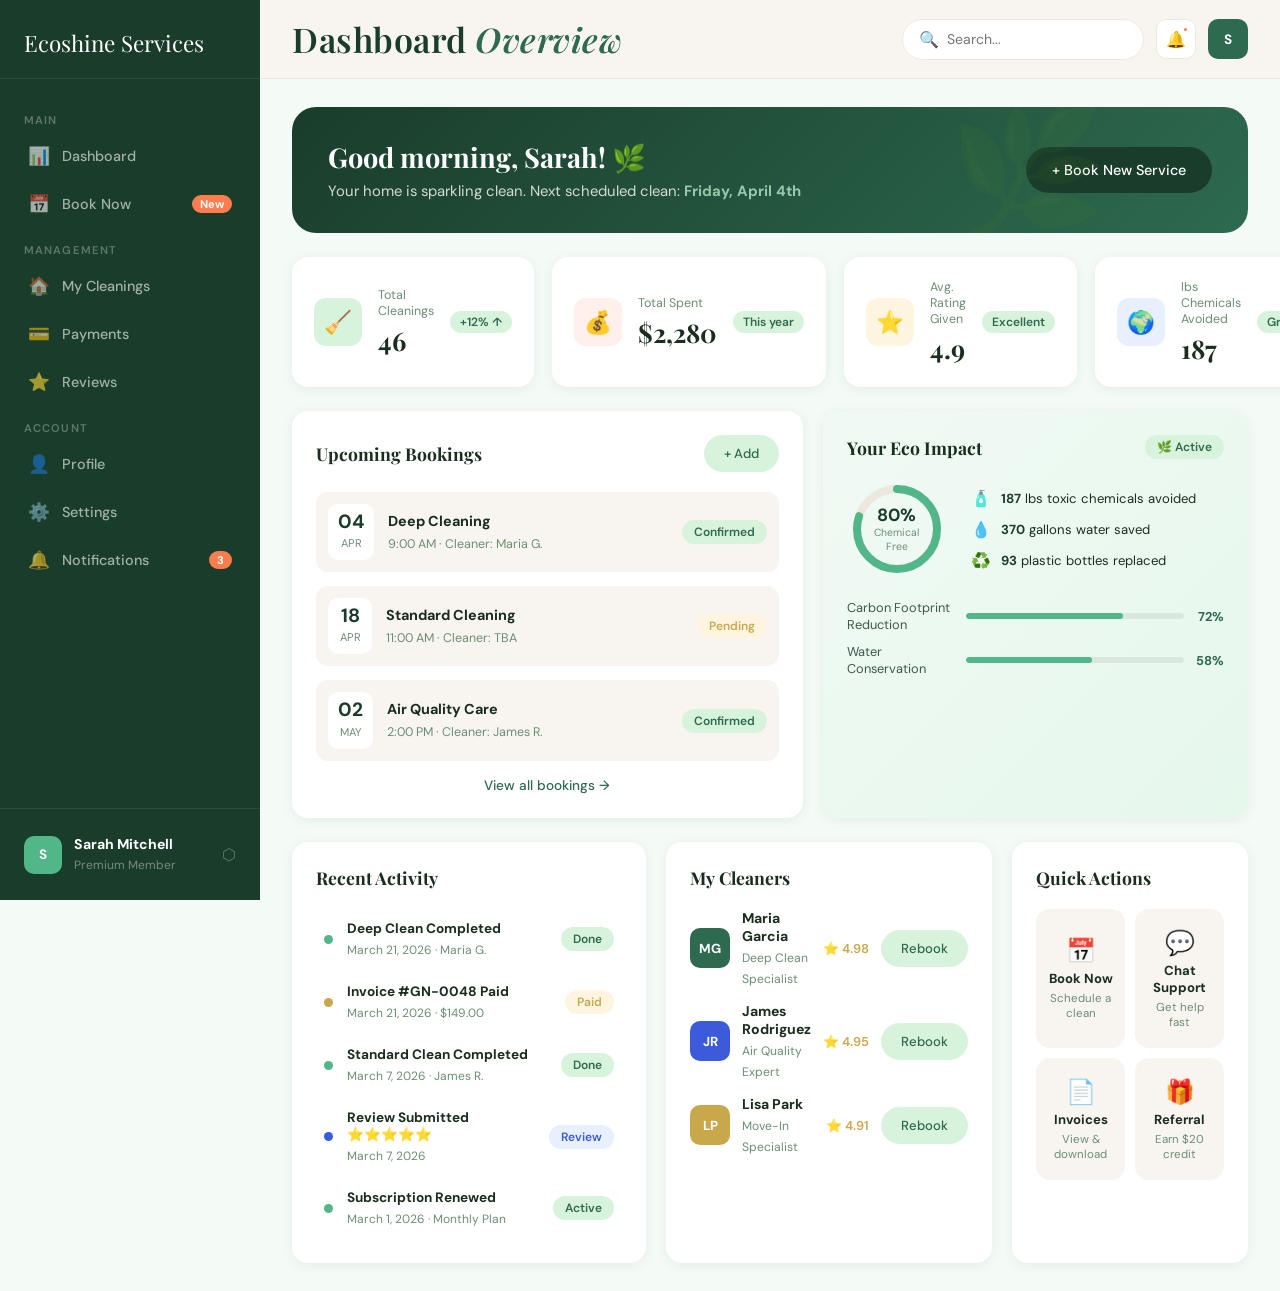
<file: dashboard/dashboard.html>
<!DOCTYPE html>
<html lang="en">
<head>
  <meta charset="UTF-8"/>
  <meta name="viewport" content="width=device-width, initial-scale=1.0"/>
  <title>Dashboard — Ecoshine Services</title>
  <link rel="stylesheet" href="../css/shared.css"/>
  <link rel="stylesheet" href="../dashboard/dashboard.css"/>
</head>
<body>


<div class="sidebar-overlay" id="sidebarOverlay"></div>


<aside class="sidebar" id="sidebar">
  <div class="sidebar-logo">
    Ecoshine Services
  </div>
  <nav class="sidebar-nav">
    <div class="nav-group-label">Main</div>
    <a class="nav-item active" href="../dashboard/dashboard.html"><span class="nav-icon">📊</span> Dashboard</a>
    <a class="nav-item" href="../book-now/book-now.html"><span class="nav-icon">📅</span> Book Now <span class="nav-badge">New</span></a>
  

    <div class="nav-group-label">Management</div>
    <a class="nav-item" href="#"><span class="nav-icon">🏠</span> My Cleanings</a>
    <a class="nav-item" href="#"><span class="nav-icon">💳</span> Payments</a>
    <a class="nav-item" href="#"><span class="nav-icon">⭐</span> Reviews</a>

    <div class="nav-group-label">Account</div>
    <a class="nav-item" href="#"><span class="nav-icon">👤</span> Profile</a>
    <a class="nav-item" href="#"><span class="nav-icon">⚙️</span> Settings</a>
    <a class="nav-item" href="#"><span class="nav-icon">🔔</span> Notifications <span class="nav-badge">3</span></a>
  </nav>
  <div class="sidebar-footer">
    <div class="sidebar-user">
      <div class="user-avatar">S</div>
      <div class="user-info">
        <strong>Sarah Mitchell</strong>
        <span>Premium Member</span>
      </div>
      <span class="user-logout">⬡</span>
    </div>
  </div>
</aside>


<div class="page-wrap">


  <header class="topbar">
    <button class="topbar-menu-btn" id="menuBtn">☰</button>
    <div class="topbar-title">Dashboard <span>Overview</span></div>
    <div class="topbar-right">
      <div class="topbar-search">
        <span>🔍</span>
        <input type="text" placeholder="Search..."/>
      </div>
      <button class="topbar-btn">
        🔔
        <span class="topbar-notif-dot"></span>
      </button>
      <div class="topbar-avatar">S</div>
    </div>
  </header>

  
  <main class="dash-main">

  
    <div class="welcome-banner" data-reveal>
      <div class="welcome-text">
        <h1>Good morning! 🌿</h1>
        <p>Your home is sparkling clean. Next scheduled clean: <strong>Friday, April 4th</strong></p>
      </div>
      <a href="#" class="btn btn-primary">+ Book New Service</a>
    </div>

  
    <div class="stats-grid">
      <div class="stat-card" data-reveal data-delay="0">
        <div class="stat-icon" style="background:#d8f3dc">🧹</div>
        <div class="stat-info">
          <span class="stat-label">Total Cleanings</span>
          <strong class="stat-num" data-count="48">0</strong>
        </div>
        <div class="stat-change up">+12% ↑</div>
      </div>
      <div class="stat-card" data-reveal data-delay="80">
        <div class="stat-icon" style="background:#fff0eb">💰</div>
        <div class="stat-info">
          <span class="stat-label">Total Spent</span>
          <strong class="stat-num">$<span data-count="2340">0</span></strong>
        </div>
        <div class="stat-change up">This year</div>
      </div>
      <div class="stat-card" data-reveal data-delay="160">
        <div class="stat-icon" style="background:#fdf5e0">⭐</div>
        <div class="stat-info">
          <span class="stat-label">Avg. Rating Given</span>
          <strong class="stat-num">4.9</strong>
        </div>
        <div class="stat-change up">Excellent</div>
      </div>
      <div class="stat-card" data-reveal data-delay="240">
        <div class="stat-icon" style="background:#e8f0ff">🌍</div>
        <div class="stat-info">
          <span class="stat-label">lbs Chemicals Avoided</span>
          <strong class="stat-num" data-count="192">0</strong>
        </div>
        <div class="stat-change up">Great impact!</div>
      </div>
    </div>


    <div class="mid-grid">
     
      <div class="card bookings-card" data-reveal>
        <div class="card-header">
          <h3>Upcoming Bookings</h3>
          <a href="#" class="btn btn-soft btn-sm">+ Add</a>
        </div>
        <div class="booking-list">
          <div class="booking-item">
            <div class="booking-date">
              <strong>04</strong><span>Apr</span>
            </div>
            <div class="booking-info">
              <strong>Deep Cleaning</strong>
              <span>9:00 AM · Cleaner: Maria G.</span>
            </div>
            <span class="badge badge-green">Confirmed</span>
          </div>
          <div class="booking-item">
            <div class="booking-date">
              <strong>18</strong><span>Apr</span>
            </div>
            <div class="booking-info">
              <strong>Standard Cleaning</strong>
              <span>11:00 AM · Cleaner: TBA</span>
            </div>
            <span class="badge badge-gold">Pending</span>
          </div>
          <div class="booking-item">
            <div class="booking-date">
              <strong>02</strong><span>May</span>
            </div>
            <div class="booking-info">
              <strong>Air Quality Care</strong>
              <span>2:00 PM · Cleaner: James R.</span>
            </div>
            <span class="badge badge-green">Confirmed</span>
          </div>
        </div>
        <a href="#" class="card-footer-link">View all bookings →</a>
      </div>

 
      <div class="card eco-impact-card" data-reveal data-delay="100">
        <div class="card-header">
          <h3>Your Eco Impact</h3>
          <span class="badge badge-green">🌿 Active</span>
        </div>
        <div class="impact-rings">
          <div class="ring-wrap">
            <svg viewBox="0 0 100 100" class="ring-svg">
              <circle cx="50" cy="50" r="40" fill="none" stroke="var(--cream-dark)" stroke-width="8"/>
              <circle cx="50" cy="50" r="40" fill="none" stroke="var(--green-light)" stroke-width="8"
                stroke-dasharray="251.2" stroke-dashoffset="50" stroke-linecap="round"
                transform="rotate(-90 50 50)" class="ring-progress"/>
            </svg>
            <div class="ring-label"><strong>80%</strong><span>Chemical<br>Free</span></div>
          </div>
          <div class="impact-stats">
            <div class="ist"><span>🧴</span><div><strong data-count="192">0</strong> lbs toxic chemicals avoided</div></div>
            <div class="ist"><span>💧</span><div><strong data-count="380">0</strong> gallons water saved</div></div>
            <div class="ist"><span>♻️</span><div><strong data-count="96">0</strong> plastic bottles replaced</div></div>
          </div>
        </div>
        <div class="eco-prog-list">
          <div class="eco-prog-item">
            <span>Carbon Footprint Reduction</span>
            <div class="prog-bar"><span style="width:72%"></span></div>
            <strong>72%</strong>
          </div>
          <div class="eco-prog-item">
            <span>Water Conservation</span>
            <div class="prog-bar"><span style="width:58%"></span></div>
            <strong>58%</strong>
          </div>
        </div>
      </div>
    </div>


    <div class="bottom-grid">
      
      <div class="card activity-card" data-reveal>
        <div class="card-header"><h3>Recent Activity</h3></div>
        <div class="activity-list">
          <div class="activity-item">
            <div class="act-dot green"></div>
            <div class="act-info">
              <strong>Deep Clean Completed</strong>
              <span>March 21, 2026 · Maria G.</span>
            </div>
            <span class="badge badge-green">Done</span>
          </div>
          <div class="activity-item">
            <div class="act-dot gold"></div>
            <div class="act-info">
              <strong>Invoice #GN-0048 Paid</strong>
              <span>March 21, 2026 · $149.00</span>
            </div>
            <span class="badge badge-gold">Paid</span>
          </div>
          <div class="activity-item">
            <div class="act-dot green"></div>
            <div class="act-info">
              <strong>Standard Clean Completed</strong>
              <span>March 7, 2026 · James R.</span>
            </div>
            <span class="badge badge-green">Done</span>
          </div>
          <div class="activity-item">
            <div class="act-dot blue"></div>
            <div class="act-info">
              <strong>Review Submitted ⭐⭐⭐⭐⭐</strong>
              <span>March 7, 2026</span>
            </div>
            <span class="badge badge-blue">Review</span>
          </div>
          <div class="activity-item">
            <div class="act-dot green"></div>
            <div class="act-info">
              <strong>Subscription Renewed</strong>
              <span>March 1, 2026 · Monthly Plan</span>
            </div>
            <span class="badge badge-green">Active</span>
          </div>
        </div>
      </div>

 
      <div class="card cleaners-card" data-reveal data-delay="80">
        <div class="card-header"><h3>My Cleaners</h3></div>
        <div class="cleaner-list">
          <div class="cleaner-item">
            <div class="cleaner-avatar" style="background:var(--green-mid)">MG</div>
            <div class="cleaner-info">
              <strong>Maria Garcia</strong>
              <span>Deep Clean Specialist</span>
            </div>
            <div class="cleaner-rating">⭐ 4.98</div>
            <button class="btn btn-soft btn-sm">Rebook</button>
          </div>
          <div class="cleaner-item">
            <div class="cleaner-avatar" style="background:#3b5bdb">JR</div>
            <div class="cleaner-info">
              <strong>James Rodriguez</strong>
              <span>Air Quality Expert</span>
            </div>
            <div class="cleaner-rating">⭐ 4.95</div>
            <button class="btn btn-soft btn-sm">Rebook</button>
          </div>
          <div class="cleaner-item">
            <div class="cleaner-avatar" style="background:var(--gold)">LP</div>
            <div class="cleaner-info">
              <strong>Lisa Park</strong>
              <span>Move-In Specialist</span>
            </div>
            <div class="cleaner-rating">⭐ 4.91</div>
            <button class="btn btn-soft btn-sm">Rebook</button>
          </div>
        </div>
      </div>

   
      <div class="card quick-card" data-reveal data-delay="160">
        <div class="card-header"><h3>Quick Actions</h3></div>
        <div class="quick-actions">
          <a href="../Contact/Contact.html" class="quick-btn">
            <span>📅</span><strong>Book Now</strong><small>Schedule a clean</small>
          </a>
          <a href="#" class="quick-btn">
            <span>💬</span><strong>Chat Support</strong><small>Get help fast</small>
          </a>
          <a href="#" class="quick-btn">
            <span>📄</span><strong>Invoices</strong><small>View & download</small>
          </a>
          <a href="#" class="quick-btn">
            <span>🎁</span><strong>Referral</strong><small>Earn $20 credit</small>
          </a>
        </div>
      </div>
    </div>

  </main>
</div>

<script src="../js/shared.js"></script>
<script src="../dashboard/dashboard.js"></script>
</body>
</html>
</file>
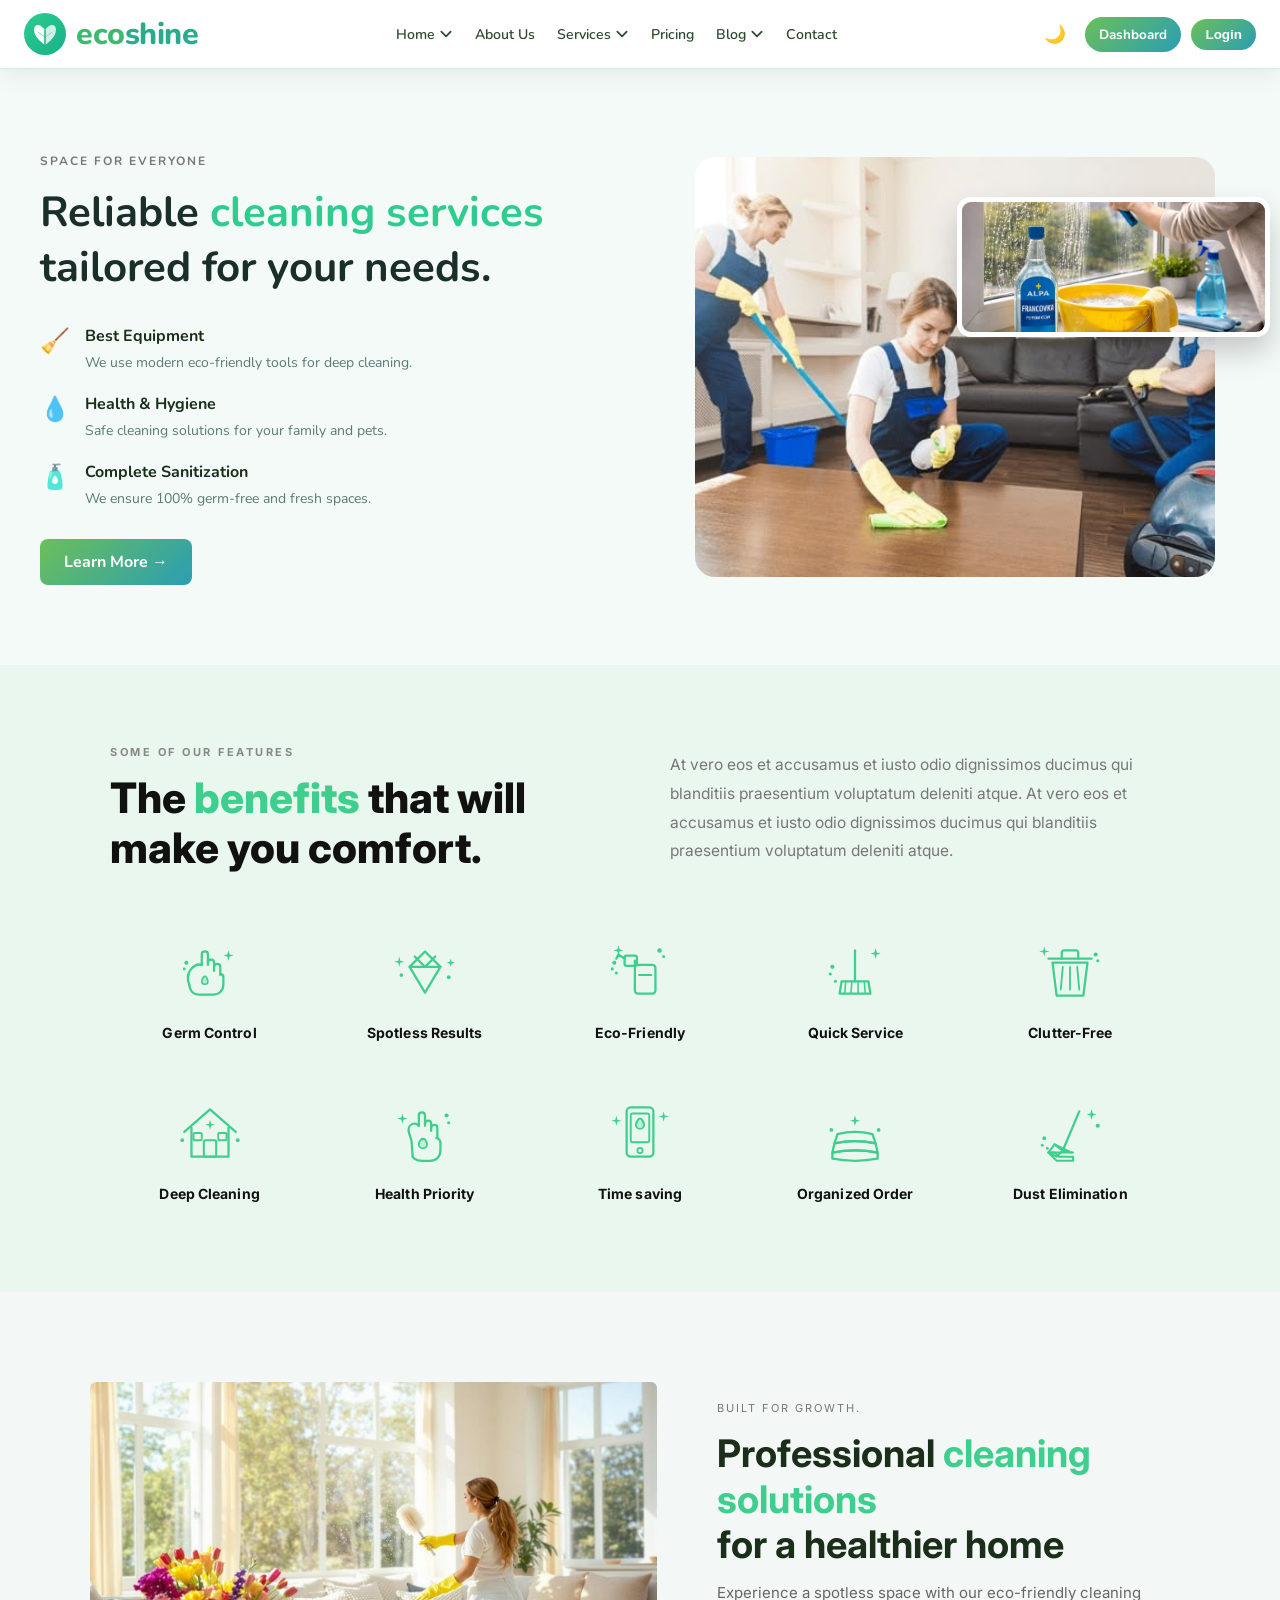
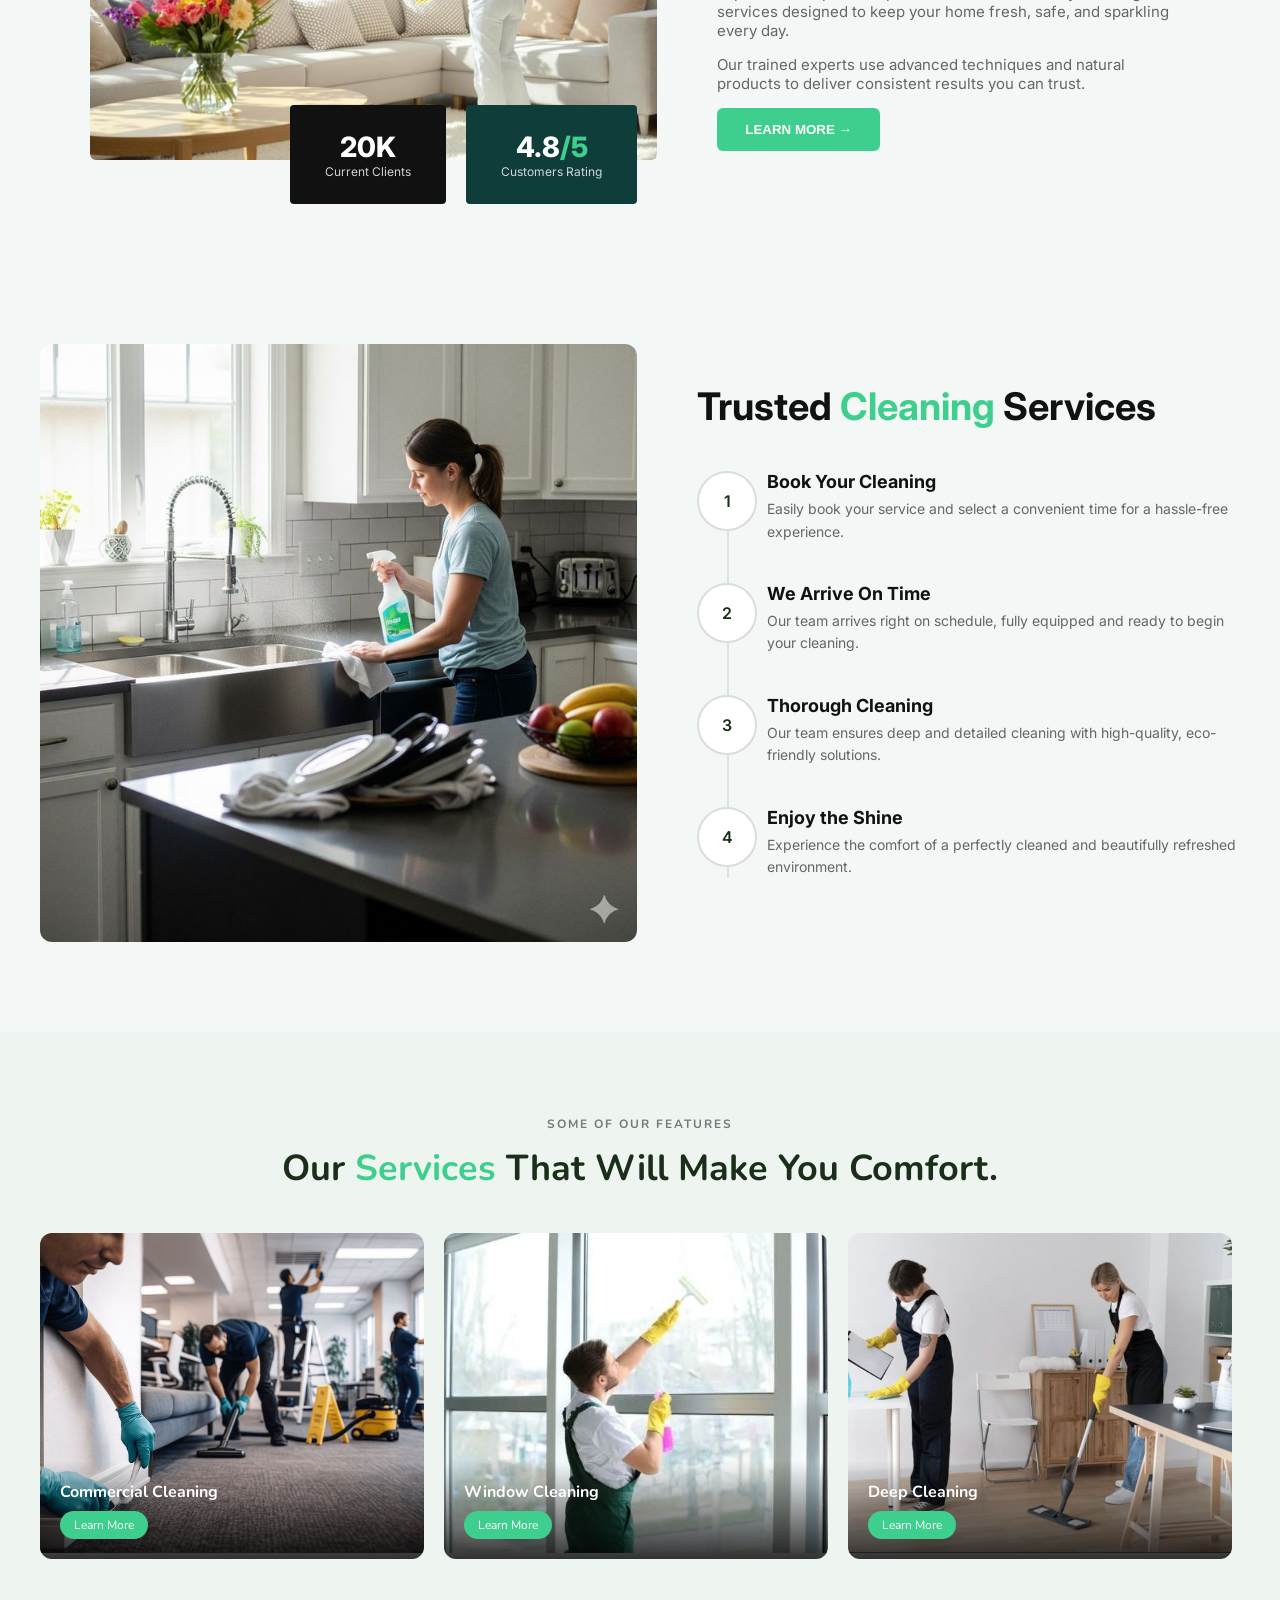
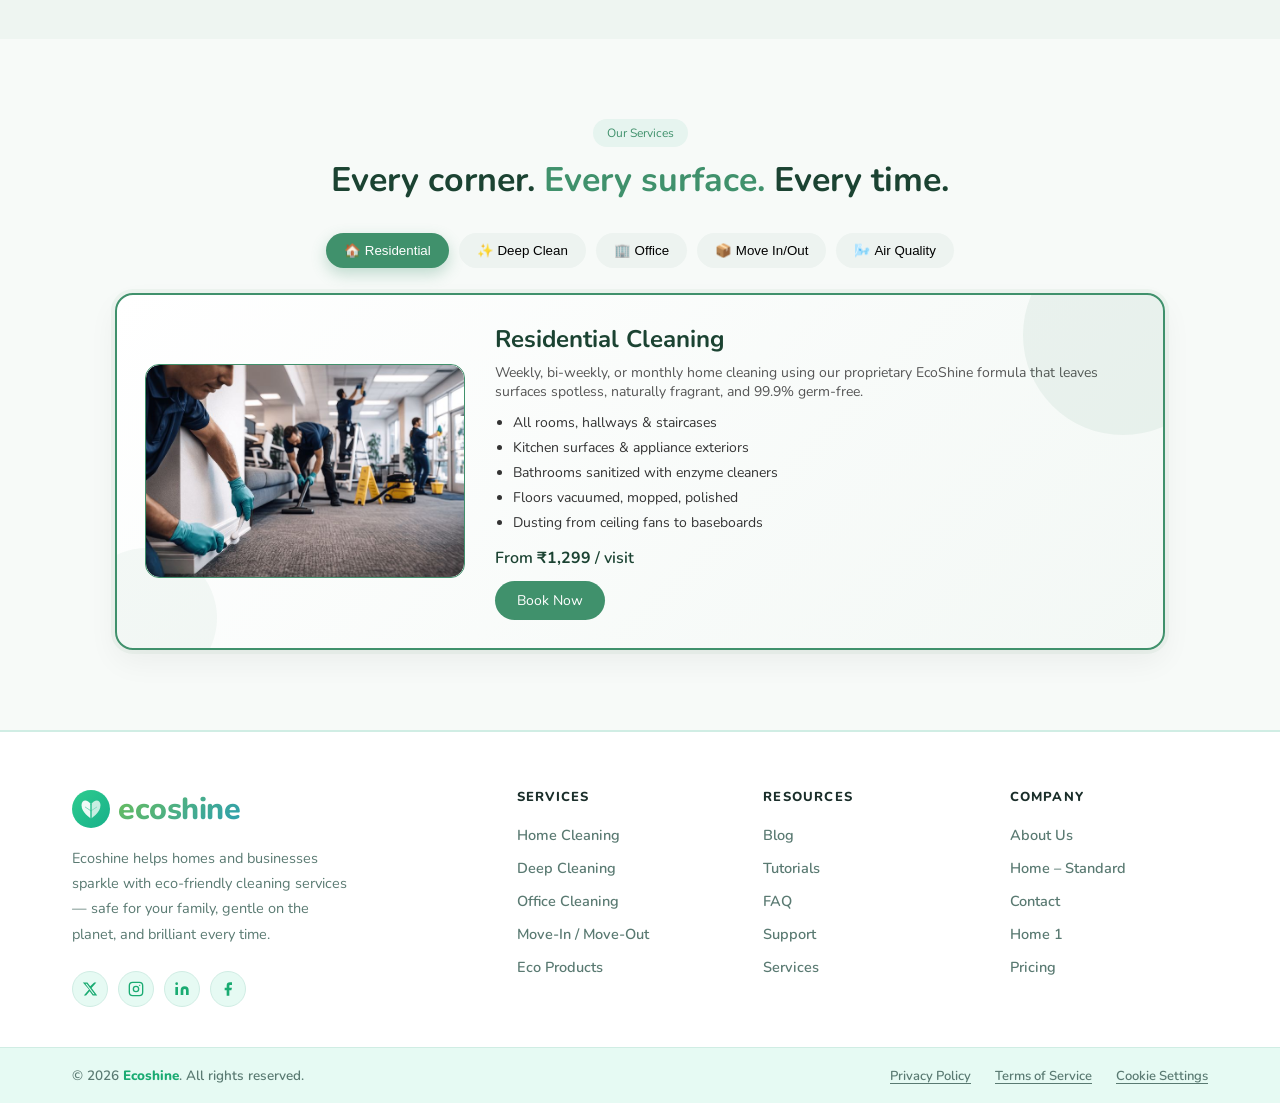
<file: home2/Home.html>
<!DOCTYPE html>
<html lang="en">
<head>
  <meta charset="UTF-8">
  <meta name="viewport" content="width=device-width, initial-scale=1.0">
  <title>Ecoshine Services</title>

  <link rel="stylesheet" href="../home2/Home.css">
   <link rel="stylesheet" href="../css/nav.css">
     <link rel="stylesheet" href="../css/footer.css">

 
   
 <link href="https://fonts.googleapis.com/css2?family=Playfair+Display:wght@700;900&family=Nunito:wght@400;700;800&display=swap" rel="stylesheet">
<link href="https://fonts.googleapis.com/css2?family=Inter:wght@300;400;500;600&family=Poppins:wght@500;600;700&display=swap" rel="stylesheet">

</head>
<body>


<header class="navbar">
  <div class="nav-container">

 
    <a class="logo" href="../index.html">
       <svg class="logo-icon" viewBox="0 0 42 42" fill="none" xmlns="http://www.w3.org/2000/svg">
     
      <circle cx="21" cy="21" r="21" fill="url(#navGrad)"/>

      
      <path d="M21 32 C21 32 10 25 10 17 C10 11 16 10 21 17 Z"
            fill="white" opacity="0.95"/>

     
      <path d="M21 32 C21 32 32 25 32 17 C32 11 26 10 21 17 Z"
            fill="white" opacity="0.78"/>

     
      <line x1="21" y1="32" x2="21" y2="17"
            stroke="url(#navGrad)" stroke-width="1.6" stroke-linecap="round"/>

      
      <line x1="21" y1="24" x2="14.5" y2="19.5"
            stroke="url(#navGrad)" stroke-width="1" stroke-linecap="round" opacity="0.55"/>

    
      <line x1="21" y1="24" x2="27.5" y2="19.5"
            stroke="url(#navGrad)" stroke-width="1" stroke-linecap="round" opacity="0.4"/>

      <defs>
        <linearGradient id="navGrad" x1="0" y1="0" x2="42" y2="42" gradientUnits="userSpaceOnUse">
          <stop offset="0%" stop-color="#2ecc8e"/>
          <stop offset="100%" stop-color="#17b08a"/>
        </linearGradient>
      </defs>
    </svg>
      <span class="logo-text"><span class="eco">eco</span><span class="nest">shine</span></span>
    </a>

   
    <ul class="nav-links">

      <li class="nav-item">
  <a href="../index.html" class="nav-link">
    Home
    <span class="arrow">
      <svg viewBox="0 0 12 12" fill="none">
        <path d="M2 4l4 4 4-4" stroke="currentColor" stroke-width="1.5" stroke-linecap="round" stroke-linejoin="round"/>
      </svg>
    </span>
  </a>

  <ul class="dropdown">
    <li><a href="../home2/Home.html">Home – Standard</a></li>
  
  </ul>
</li>

      <li class="nav-item"><a class="nav-link" href="../about us/about.html">About Us</a></li>

      <li class="nav-item">
  <a href="../services/services.html" class="nav-link">
    Services
    <span class="arrow">
      <svg viewBox="0 0 12 12" fill="none">
        <path d="M2 4l4 4 4-4" stroke="currentColor" stroke-width="1.5" stroke-linecap="round" stroke-linejoin="round"/>
      </svg>
    </span>
  </a>

  <ul class="dropdown">
 <li><a href="../service-details/service-details.html?service=regular">🏠 Regular</a></li>
<li><a href="../service-details/service-details.html?service=deep">✨ Deep Clean</a></li>
<li><a href="../service-details/service-details.html?service=move">📦 Move In/Out</a></li>
<li><a href="../service-details/service-details.html?service=office">🏢 Office</a></li>
<li><a href="../service-details/service-details.html?service=kitchen">🍳 Kitchen</a></li>
<li><a href="../service-details/service-details.html?service=carpet">🛋 Carpet</a></li>
<li><a href="../service-details/service-details.html?service=post">🔨 Post-Construction</a></li>
<li><a href="../service-details/service-details.html?service=air">🌬 Air Quality</a></li>
  </ul>
</li>

      <li class="nav-item"><a class="nav-link" href="../Pricing/Pricing.html">Pricing</a></li>

      <li class="nav-item">
  <a href="../Blog/Blog.html" class="nav-link">
    Blog
    <span class="arrow">
      <svg viewBox="0 0 12 12" fill="none">
        <path d="M2 4l4 4 4-4" stroke="currentColor" stroke-width="1.5" stroke-linecap="round" stroke-linejoin="round"/>
      </svg>
    </span>
  </a>

  <ul class="dropdown">
  <li><a href="../Blog-details/Blog-details.html?blog=eco">🏠 Eco Swaps</a></li>
<li><a href="../Blog-details/Blog-details.html?blog=diy">🍋 DIY Cleaners</a></li>
<li><a href="../Blog-details/Blog-details.html?blog=zero">♻️ Zero Waste</a></li>
<li><a href="../Blog-details/Blog-details.html?blog=pet">🐾 Pet Safe</a></li>
<li><a href="../Blog-details/Blog-details.html?blog=bcorp">🌱 B Corp</a></li>
<li><a href="../Blog-details/Blog-details.html?blog=water">💧 Water Wise</a></li>
<li><a href="../Blog-details/Blog-details.html?blog=air">🌸 Air Fresheners</a></li>
  </ul>
</li>
      <li class="nav-item"><a class="nav-link" href="../Contact/Contact.html">Contact</a></li>

    </ul>

    
    <div class="nav-actions">
      <button class="theme-toggle" id="themeToggle" aria-label="Toggle theme" title="Toggle dark/light mode">🌙</button>
      <a class="btn-dashboard" href="../dashboard/dashboard.html">Dashboard</a>
      <a href="../book-now/book-now.html">
  <button class="btn-booknow">Login</button>
</a>
      <button class="hamburger" id="hamburger" aria-label="Open menu">
        <span></span><span></span><span></span>
      </button>
    </div>

  </div>

 
 <div class="mobile-menu" id="mobileMenu">

<div class="mobile-group-label">
  <a href="../index.html">Home</a>
  <span onclick="toggleDropdown('homeMenu')">▾</span>
</div>

  <div id="homeMenu" style="display:none;">
    <a class="mobile-sub-link" href="../home2/Home.html">Home – Standard</a>
    </div>

  <div class="mobile-divider"></div>

  <a class="mobile-link" href="../about us/about.html">About Us</a>

 
<div class="mobile-group-label">
  <a href="../services/services.html">Services</a>
  <span onclick="toggleDropdown('servicesMenu')">▾</span>
</div>

  <div id="servicesMenu" style="display:none;">
    <a class="mobile-sub-link" href="../service-details/service-details.html?service=regular">Regular Cleaning</a>
    <a class="mobile-sub-link" href="../service-details/service-details.html?service=deep">Deep Cleaning</a>
    <a class="mobile-sub-link" href="../service-details/service-details.html?service=move">Move In/Out</a>
    <a class="mobile-sub-link" href="../service-details/service-details.html?service=office">Office Cleaning</a>
    <a class="mobile-sub-link" href="../service-details/service-details.html?service=bathroom">Bathroom Cleaning</a>
    <a class="mobile-sub-link" href="../service-details/service-details.html?service=kitchen">Kitchen Cleaning</a>
    <a class="mobile-sub-link" href="../service-details/service-details.html?service=carpet">Carpet Cleaning</a>
    <a class="mobile-sub-link" href="../service-details/service-details.html?service=post">Post Construction</a>
    <a class="mobile-sub-link" href="../service-details/service-details.html?service=air">Air Quality</a>
  </div>

  <div class="mobile-divider"></div>

  <a class="mobile-link" href="../Pricing/Pricing.html">Pricing</a>


<div class="mobile-group-label">
  <a href="../blog/blog.html">Blog</a>
  <span onclick="toggleDropdown('blogMenu')">▾</span>
</div>

  <div id="blogMenu" style="display:none;">
    <a class="mobile-sub-link" href="../Blog-details/Blog-details.html?blog=eco">Eco Swaps</a>
    <a class="mobile-sub-link" href="../Blog-details/Blog-details.html?blog=toxins">Hidden Toxins</a>
    <a class="mobile-sub-link" href="../Blog-details/Blog-details.html?blog=diy">DIY Cleaners</a>
    <a class="mobile-sub-link" href="../Blog-details/Blog-details.html?blog=zero">Zero Waste</a>
    <a class="mobile-sub-link" href="../Blog-details/Blog-details.html?blog=pet">Pet Safe</a>
    <a class="mobile-sub-link" href="../Blog-details/Blog-details.html?blog=bcorp">B Corp</a>
    <a class="mobile-sub-link" href="../Blog-details/Blog-details.html?blog=water">Water Wise</a>
    <a class="mobile-sub-link" href="../Blog-details/Blog-details.html?blog=air">Air Fresheners</a>
  </div>
  
  <div class="mobile-divider"></div>

  <a class="mobile-link" href="../Contact/Contact.html">Contact</a>

  <div class="mobile-actions">
    <a href="../book-now/book-now.html">
      <button class="btn-booknow">Login</button>
    </a>
    <a class="btn-dashboard" href="../dashboard/dashboard.html">Dashboard</a>
  </div>

</div>
</header>



<section class="cleaning-section">
  <div class="cleaning-container">


    <div class="cleaning-left">
      <span class="tag">SPACE FOR EVERYONE</span>

      <h2>
        Reliable <span>cleaning services</span> <br>
        tailored for your needs.
      </h2>

      <div class="features">

        <div class="feature">
          <div class="icon">🧹</div>
          <div>
            <h4>Best Equipment</h4>
            <p>We use modern eco-friendly tools for deep cleaning.</p>
          </div>
        </div>

        <div class="feature">
          <div class="icon">💧</div>
          <div>
            <h4>Health & Hygiene</h4>
            <p>Safe cleaning solutions for your family and pets.</p>
          </div>
        </div>

        <div class="feature">
          <div class="icon">🧴</div>
          <div>
            <h4>Complete Sanitization</h4>
            <p>We ensure 100% germ-free and fresh spaces.</p>
          </div>
        </div>

      </div>

      <a href="../about us/about.html" class="btn">Learn More →</a>
    </div>


    <div class="cleaning-right">
      <img src="../images/home main.jpg" alt="">
      <img class="small-img" src="../images/home main2.jpg" alt="">
    </div>

  </div>
</section>



<section class="features-section">
  <div class="features-container">


  <div class="features-top">
    <div class="features-left">
      <p class="features-label">Some of our features</p>
      <h2 class="features-title">
        The <span class="green">benefits</span> that will<br />make you comfort.
      </h2>
    </div>
    <p class="features-desc">
      At vero eos et accusamus et iusto odio dignissimos ducimus qui blanditiis
      praesentium voluptatum deleniti atque. At vero eos et accusamus et iusto
      odio dignissimos ducimus qui blanditiis praesentium voluptatum deleniti atque.
    </p>
  </div>


  <div class="features-grid">

    
    <div class="feature-item">
      <div class="feature-icon">
        <svg viewBox="0 0 70 70" fill="none" xmlns="http://www.w3.org/2000/svg">
          <path d="M15 48 C13 43 13 37 16 33 C19 29 23 27 27 28" stroke="#3ecf8e" stroke-width="2.2" stroke-linecap="round"/>
          <path d="M27 28 L27 18 C27 16.3 28.3 15 30 15 C31.7 15 33 16.3 33 18 L33 28" stroke="#3ecf8e" stroke-width="2.2" stroke-linecap="round"/>
          <path d="M33 26 C33 24.3 34.3 23 36 23 C37.7 23 39 24.3 39 26 L39 34" stroke="#3ecf8e" stroke-width="2.2" stroke-linecap="round"/>
          <path d="M39 30 C39 28.3 40.3 27 42 27 C43.7 27 45 28.3 45 30 L45 38" stroke="#3ecf8e" stroke-width="2.2" stroke-linecap="round"/>
          <path d="M15 48 C15 53 19 57 24 57 L38 57 C44 57 48 53 48 47 L48 40 C48 38.3 46.7 37 45 37" stroke="#3ecf8e" stroke-width="2.2" stroke-linecap="round"/>
          <path d="M30 40 C30 37 27 42 27 44 C27 45.7 28.3 47 30 47 C31.7 47 33 45.7 33 44 C33 42 30 37 30 40Z" fill="#3ecf8e" fill-opacity="0.3" stroke="#3ecf8e" stroke-width="1.5"/>
          <circle cx="12" cy="26" r="2" fill="#3ecf8e"/>
          <circle cx="10" cy="32" r="1.4" fill="#3ecf8e"/>
          <circle cx="14" cy="38" r="1.4" fill="#3ecf8e"/>
          <path d="M53 14 L54.2 18 L58 19 L54.2 20 L53 24 L51.8 20 L48 19 L51.8 18Z" fill="#3ecf8e"/>
        </svg>
      </div>
      <span class="feature-name">Germ Control</span>
    </div>

 
    <div class="feature-item">
      <div class="feature-icon">
        <svg viewBox="0 0 70 70" fill="none" xmlns="http://www.w3.org/2000/svg">
          <path d="M35 15 L50 30 L35 55 L20 30Z" stroke="#3ecf8e" stroke-width="2.2" stroke-linejoin="round"/>
          <path d="M20 30 L50 30" stroke="#3ecf8e" stroke-width="2.2" stroke-linecap="round"/>
          <path d="M25 20 L35 30 L45 20" stroke="#3ecf8e" stroke-width="2.2" stroke-linecap="round" stroke-linejoin="round"/>
          <path d="M10 20 L11 24 L15 25 L11 26 L10 30 L9 26 L5 25 L9 24Z" fill="#3ecf8e"/>
          <path d="M60 22 L61 25 L64 26 L61 27 L60 30 L59 27 L56 26 L59 25Z" fill="#3ecf8e"/>
          <circle cx="12" cy="38" r="1.8" fill="#3ecf8e"/>
          <circle cx="58" cy="40" r="1.8" fill="#3ecf8e"/>
        </svg>
      </div>
      <span class="feature-name">Spotless Results</span>
    </div>

   
    <div class="feature-item">
      <div class="feature-icon">
        <svg viewBox="0 0 70 70" fill="none" xmlns="http://www.w3.org/2000/svg">
          <rect x="30" y="28" width="20" height="28" rx="3" stroke="#3ecf8e" stroke-width="2.2"/>
          <rect x="20" y="19" width="12" height="10" rx="2" stroke="#3ecf8e" stroke-width="2.2"/>
          <path d="M30 24 L30 28" stroke="#3ecf8e" stroke-width="2.2" stroke-linecap="round"/>
          <path d="M20 22 L14 18 L12 22" stroke="#3ecf8e" stroke-width="2.2" stroke-linecap="round" stroke-linejoin="round"/>
          <circle cx="10" cy="26" r="2" fill="#3ecf8e"/>
          <circle cx="8" cy="32" r="1.5" fill="#3ecf8e"/>
          <circle cx="12" cy="36" r="1.5" fill="#3ecf8e"/>
          <path d="M34 38 L46 38" stroke="#3ecf8e" stroke-width="2" stroke-linecap="round"/>
          <path d="M14 9 L15 13 L19 14 L15 15 L14 19 L13 15 L9 14 L13 13Z" fill="#3ecf8e"/>
          <circle cx="54" cy="14" r="2.2" fill="#3ecf8e"/>
          <circle cx="58" cy="20" r="1.5" fill="#3ecf8e"/>
        </svg>
      </div>
      <span class="feature-name">Eco-Friendly</span>
    </div>

    
    <div class="feature-item">
      <div class="feature-icon">
        <svg viewBox="0 0 70 70" fill="none" xmlns="http://www.w3.org/2000/svg">
          <line x1="35" y1="14" x2="35" y2="44" stroke="#3ecf8e" stroke-width="2.2" stroke-linecap="round"/>
          <path d="M22 44 L48 44 L50 56 L20 56Z" stroke="#3ecf8e" stroke-width="2.2" stroke-linejoin="round"/>
          <line x1="26" y1="44" x2="25" y2="56" stroke="#3ecf8e" stroke-width="1.5" stroke-linecap="round"/>
          <line x1="32" y1="44" x2="31" y2="56" stroke="#3ecf8e" stroke-width="1.5" stroke-linecap="round"/>
          <line x1="38" y1="44" x2="38" y2="56" stroke="#3ecf8e" stroke-width="1.5" stroke-linecap="round"/>
          <line x1="44" y1="44" x2="45" y2="56" stroke="#3ecf8e" stroke-width="1.5" stroke-linecap="round"/>
          <circle cx="13" cy="30" r="2" fill="#3ecf8e"/>
          <circle cx="11" cy="37" r="1.5" fill="#3ecf8e"/>
          <circle cx="16" cy="44" r="1.5" fill="#3ecf8e"/>
          <path d="M55 12 L56.2 16 L60 17 L56.2 18 L55 22 L53.8 18 L50 17 L53.8 16Z" fill="#3ecf8e"/>
        </svg>
      </div>
      <span class="feature-name">Quick Service</span>
    </div>

   
    <div class="feature-item">
      <div class="feature-icon">
        <svg viewBox="0 0 70 70" fill="none" xmlns="http://www.w3.org/2000/svg">
          <path d="M18 26 L22 58 L48 58 L52 26Z" stroke="#3ecf8e" stroke-width="2.2" stroke-linejoin="round"/>
          <path d="M14 22 L56 22" stroke="#3ecf8e" stroke-width="2.2" stroke-linecap="round"/>
          <path d="M27 22 L27 16 C27 15 28 14 29 14 L41 14 C42 14 43 15 43 16 L43 22" stroke="#3ecf8e" stroke-width="2.2" stroke-linecap="round"/>
          <line x1="28" y1="30" x2="26" y2="52" stroke="#3ecf8e" stroke-width="1.8" stroke-linecap="round"/>
          <line x1="35" y1="30" x2="35" y2="52" stroke="#3ecf8e" stroke-width="1.8" stroke-linecap="round"/>
          <line x1="42" y1="30" x2="44" y2="52" stroke="#3ecf8e" stroke-width="1.8" stroke-linecap="round"/>
          <path d="M10 10 L11 14 L15 15 L11 16 L10 20 L9 16 L5 15 L9 14Z" fill="#3ecf8e"/>
          <circle cx="60" cy="18" r="2" fill="#3ecf8e"/>
          <circle cx="62" cy="24" r="1.5" fill="#3ecf8e"/>
        </svg>
      </div>
      <span class="feature-name">Clutter-Free</span>
    </div>

    
    <div class="feature-item">
      <div class="feature-icon">
        <svg viewBox="0 0 70 70" fill="none" xmlns="http://www.w3.org/2000/svg">
          <path d="M10 34 L35 12 L60 34" stroke="#3ecf8e" stroke-width="2.2" stroke-linecap="round" stroke-linejoin="round"/>
          <path d="M17 30 L17 58 L53 58 L53 30" stroke="#3ecf8e" stroke-width="2.2" stroke-linecap="round" stroke-linejoin="round"/>
          <rect x="29" y="42" width="12" height="16" rx="1.5" stroke="#3ecf8e" stroke-width="2"/>
          <rect x="19" y="35" width="8" height="7" rx="1" stroke="#3ecf8e" stroke-width="1.8"/>
          <rect x="43" y="35" width="8" height="7" rx="1" stroke="#3ecf8e" stroke-width="1.8"/>
          <path d="M35 22 L36 26 L40 27 L36 28 L35 32 L34 28 L30 27 L34 26Z" fill="#3ecf8e"/>
          <circle cx="8" cy="42" r="1.8" fill="#3ecf8e"/>
          <circle cx="62" cy="42" r="1.8" fill="#3ecf8e"/>
        </svg>
      </div>
      <span class="feature-name">Deep Cleaning</span>
    </div>

   
    <div class="feature-item">
      <div class="feature-icon">
        <svg viewBox="0 0 70 70" fill="none" xmlns="http://www.w3.org/2000/svg">
          <path d="M23 58 L22 44 C22 40 19 36 19 32 C19 28 22 26 25 26 C27 26 28 27 29 28" stroke="#3ecf8e" stroke-width="2.2" stroke-linecap="round"/>
          <path d="M29 28 L29 18 C29 16.3 30.3 15 32 15 C33.7 15 35 16.3 35 18 L35 28" stroke="#3ecf8e" stroke-width="2.2" stroke-linecap="round"/>
          <path d="M35 26 C35 24.3 36.3 23 38 23 C39.7 23 41 24.3 41 26 L41 33" stroke="#3ecf8e" stroke-width="2.2" stroke-linecap="round"/>
          <path d="M41 30 C41 28.3 42.3 27 44 27 C45.7 27 47 28.3 47 30 L47 40" stroke="#3ecf8e" stroke-width="2.2" stroke-linecap="round"/>
          <path d="M23 58 C23 58 25 62 32 62 L40 62 C46 62 50 58 50 52 L50 44 C50 42 48 40 46 40" stroke="#3ecf8e" stroke-width="2.2" stroke-linecap="round"/>
          <path d="M33 42 C33 38 29 43 29 46 C29 48.2 30.8 50 33 50 C35.2 50 37 48.2 37 46 C37 43 33 38 33 42Z" stroke="#3ecf8e" stroke-width="1.8" fill="#3ecf8e" fill-opacity="0.2"/>
          <path d="M13 16 L14 20 L18 21 L14 22 L13 26 L12 22 L8 21 L12 20Z" fill="#3ecf8e"/>
          <circle cx="56" cy="18" r="2" fill="#3ecf8e"/>
          <circle cx="58" cy="25" r="1.5" fill="#3ecf8e"/>
        </svg>
      </div>
      <span class="feature-name">Health Priority</span>
    </div>

    
    <div class="feature-item">
      <div class="feature-icon">
        <svg viewBox="0 0 70 70" fill="none" xmlns="http://www.w3.org/2000/svg">
          <rect x="22" y="10" width="26" height="48" rx="4" stroke="#3ecf8e" stroke-width="2.2"/>
          <rect x="26" y="16" width="18" height="28" rx="2" stroke="#3ecf8e" stroke-width="1.8"/>
          <circle cx="35" cy="52" r="2.5" stroke="#3ecf8e" stroke-width="1.8"/>
          <path d="M35 22 C35 19 31 24 31 27 C31 29.2 32.8 31 35 31 C37.2 31 39 29.2 39 27 C39 24 35 19 35 22Z" stroke="#3ecf8e" stroke-width="1.8" fill="#3ecf8e" fill-opacity="0.25"/>
          <path d="M12 18 L13 22 L17 23 L13 24 L12 28 L11 24 L7 23 L11 22Z" fill="#3ecf8e"/>
          <path d="M58 14 L59 18 L63 19 L59 20 L58 24 L57 20 L53 19 L57 18Z" fill="#3ecf8e"/>
        </svg>
      </div>
      <span class="feature-name">Time saving</span>
    </div>

    
    <div class="feature-item">
      <div class="feature-icon">
        <svg viewBox="0 0 70 70" fill="none" xmlns="http://www.w3.org/2000/svg">
          <path d="M13 54 Q35 50 57 54 L57 60 Q35 64 13 60Z" stroke="#3ecf8e" stroke-width="2.2" stroke-linejoin="round" fill="none"/>
          <path d="M15 45 Q35 41 55 45 L57 54 Q35 50 13 54Z" stroke="#3ecf8e" stroke-width="2.2" stroke-linejoin="round" fill="none"/>
          <path d="M18 36 Q35 32 52 36 L55 45 Q35 41 15 45Z" stroke="#3ecf8e" stroke-width="2.2" stroke-linejoin="round" fill="none"/>
          <path d="M35 18 L36.2 22 L40 23 L36.2 24 L35 28 L33.8 24 L30 23 L33.8 22Z" fill="#3ecf8e"/>
          <circle cx="12" cy="32" r="1.8" fill="#3ecf8e"/>
          <circle cx="58" cy="32" r="1.8" fill="#3ecf8e"/>
        </svg>
      </div>
      <span class="feature-name">Organized Order</span>
    </div>

  
    <div class="feature-item">
      <div class="feature-icon">
        <svg viewBox="0 0 70 70" fill="none" xmlns="http://www.w3.org/2000/svg">
          <line x1="44" y1="14" x2="28" y2="52" stroke="#3ecf8e" stroke-width="2.2" stroke-linecap="round"/>
          <path d="M20 46 L36 54 L28 52Z" stroke="#3ecf8e" stroke-width="2" stroke-linejoin="round" fill="none"/>
          <path d="M20 46 L28 52 L22 58 L14 54Z" stroke="#3ecf8e" stroke-width="2" stroke-linejoin="round" fill="none"/>
          <path d="M14 54 L22 62 L38 62 L38 58 L24 58 L20 54Z" stroke="#3ecf8e" stroke-width="2" stroke-linejoin="round" fill="none"/>
          <line x1="14" y1="54" x2="38" y2="54" stroke="#3ecf8e" stroke-width="2" stroke-linecap="round"/>
          <circle cx="10" cy="40" r="1.8" fill="#3ecf8e"/>
          <circle cx="8" cy="47" r="1.4" fill="#3ecf8e"/>
          <circle cx="13" cy="50" r="1.4" fill="#3ecf8e"/>
          <path d="M56 12 L57.2 16 L61 17 L57.2 18 L56 22 L54.8 18 L51 17 L54.8 16Z" fill="#3ecf8e"/>
          <circle cx="62" cy="28" r="2" fill="#3ecf8e"/>
        </svg>
      </div>
      <span class="feature-name">Dust Elimination</span>
    </div>

  </div>
  </div>
</section>





<section class="growth-section">
  <div class="growth-container">

    
    <div class="growth-left">
      <img src="../images/growth-section.jpg" alt="Cleaning">

    
      <div class="stats">
        <div class="stat-card dark">
          <h3>20K</h3>
          <p>Current Clients</p>
        </div>

        <div class="stat-card green">
          <h3>4.8<span>/5</span></h3>
          <p>Customers Rating</p>
        </div>
      </div>
    </div>

   
    <div class="growth-right">
      <span class="label">BUILT FOR GROWTH.</span>

      <h2>
  Professional <span>cleaning solutions</span><br>
  for a healthier home
</h2>

<p>
  Experience a spotless space with our eco-friendly cleaning services designed
  to keep your home fresh, safe, and sparkling every day.
</p>

<p>
  Our trained experts use advanced techniques and natural products to deliver
  consistent results you can trust.
</p>

    <button class="learn-btn" onclick="window.location.href='../about us/about.html'">
  LEARN MORE →
</button>
    </div>

  </div>
</section>


<section class="process-section">

  <div class="process-container">

   
    <div class="process-image">
      <img src="../images/process-image.jpg" alt="">
     
    </div>

    
    <div class="process-content">

     

      <h2>
        Trusted <span>Cleaning</span> Services
      </h2>

      <div class="steps">

        <div class="step">
          <div class="circle">1</div>
          <div class="text">
            <h4>Book Your Cleaning</h4>
            <p>Easily book your service and select a convenient time for a hassle-free experience.</p>
          </div>
        </div>

        <div class="step">
          <div class="circle">2</div>
          <div class="text">
            <h4>We Arrive On Time</h4>
            <p>Our team arrives right on schedule, fully equipped and ready to begin your cleaning.</p>
          </div>
        </div>

        <div class="step">
          <div class="circle">3</div>
          <div class="text">
            <h4>Thorough Cleaning</h4>
            <p>Our team ensures deep and detailed cleaning with high-quality, eco-friendly solutions.</p>
          </div>
        </div>

        <div class="step">
          <div class="circle">4</div>
          <div class="text">
            <h4>Enjoy the Shine</h4>
            <p>Experience the comfort of a perfectly cleaned and beautifully refreshed environment.</p>
          </div>
        </div>

      </div>

    </div>
  </div>
</section>



<section class="services-section">
  <div class="services-container">

   
    <div class="services-header">
      <div>
        <span class="tag">SOME OF OUR FEATURES</span>
        <h2>Our <span>Services</span> That Will Make You Comfort.</h2>
      </div>
      
    </div>

    
    <div class="slider">
      <div class="slider-track" id="sliderTrack">

        
        <div class="card">
          <img src="../images/Commercial-card.jpg">
          <div class="overlay">
            <h4>Commercial Cleaning</h4>
            <a href="../services/services.html" class="card-btn">Learn More</a>
          </div>
        </div>

        <div class="card">
          <img src="../images/Window-card.jpg">
          <div class="overlay">
            <h4>Window Cleaning</h4>
            <a href="../services/services.html" class="card-btn">Learn More</a>
          </div>
        </div>

        <div class="card">
          <img src="../images/Deep-card.jpg">
          <div class="overlay">
            <h4>Deep Cleaning</h4>
            <a href="../services/services.html" class="card-btn">Learn More</a>
          </div>
        </div>

        <div class="card">
          <img src="../images/Office-card.jpg">
          <div class="overlay">
            <h4>Office Cleaning</h4>
            <a href="../services/services.html" class="card-btn">Learn More</a>
          </div>
        </div>

        <div class="card">
          <img src="../images/Home Cleaning-card.jpg">
          <div class="overlay">
            <h4>Home Cleaning</h4>
            <a href="../services/services.html" class="card-btn">Learn More</a>
          </div>
        </div>

      </div>
    </div>

  </div>
</section>



<section class="es-section es-services premium-services" id="es-services">
  <div class="es-container">

    <div class="es-section-head">
      <div class="es-tag">Our Services</div>
      <h2 class="es-title">
        Every corner. <em>Every surface.</em> Every time.
      </h2>
    </div>

   
    <div class="srv-tabs" id="srvTabs">
      <button class="srv-tab active" data-tab="residential">🏠 Residential</button>
      <button class="srv-tab" data-tab="deep">✨ Deep Clean</button>
      <button class="srv-tab" data-tab="office">🏢 Office</button>
      <button class="srv-tab" data-tab="move">📦 Move In/Out</button>
      <button class="srv-tab" data-tab="airquality">🌬️ Air Quality</button>
    </div>

    
    <div class="srv-panels">

      
      <div class="srv-panel active" data-panel="residential">
        <div class="sp-visual">
          <div class="sp-img-wrap">
            <img src="../images/Commercial-card.jpg">
          </div>
        </div>

        <div class="sp-content">
          <h3>Residential Cleaning</h3>
          <p>Weekly, bi-weekly, or monthly home cleaning using our proprietary EcoShine formula that leaves surfaces spotless, naturally fragrant, and 99.9% germ-free.</p>
          <ul class="sp-features">
            <li>All rooms, hallways & staircases</li>
            <li>Kitchen surfaces & appliance exteriors</li>
            <li>Bathrooms sanitized with enzyme cleaners</li>
            <li>Floors vacuumed, mopped, polished</li>
            <li>Dusting from ceiling fans to baseboards</li>
          </ul>
          <div class="sp-price">From <strong>₹1,299</strong> / visit</div>
          <a href="../book-now/book-now.html" class="es-btn">Book Now</a>
        </div>
      </div>

   
      <div class="srv-panel" data-panel="deep">
        <div class="sp-visual">
          <div class="sp-img-wrap">
            <img src="../images/Deep-card.jpg">
          </div>
        </div>

        <div class="sp-content">
          <h3>Deep Cleaning</h3>
           <p>An intensive, room-by-room restoration clean that gets into every corner, crevice, and hidden space. Perfect for seasonal cleans or first-time clients.</p>
          <ul class="sp-features">
            <li>Inside ovens, fridges &amp; microwaves</li>
            <li>Grout scrubbing &amp; tile polishing</li>
            <li>Behind &amp; under all furniture</li>
            <li>Cabinet interiors &amp; drawers</li>
            <li>Window tracks &amp; door frames</li>
          </ul>
          <div class="sp-price">From <strong>₹2,499</strong> / visit</div>
          <a href="../book-now/book-now.html" class="es-btn">Book Now</a>
        </div>
      </div>

      <!-- Office -->
      <div class="srv-panel" data-panel="office">
        <div class="sp-visual">
          <div class="sp-img-wrap">
            <img src="../images/Office-card.jpg">
          </div>
        </div>

        <div class="sp-content">
          <h3>Office Cleaning</h3>
         <p>Professional office cleaning scheduled around your work hours — early morning, evening, or weekends — with zero disruption to your team.</p>
          <ul class="sp-features">
            <li>Desks, screens &amp; office equipment</li>
            <li>Communal kitchens &amp; break rooms</li>
            <li>Restrooms &amp; reception areas</li>
            <li>Meeting rooms &amp; conference spaces</li>
            <li>Waste management &amp; recycling</li>
          </ul>
          <div class="sp-price">From <strong>₹3,499</strong> / visit</div>
          <a href="../book-now/book-now.html" class="es-btn">Book Now</a>
        </div>
      </div>

  
      <div class="srv-panel" data-panel="move">
        <div class="sp-visual">
          <div class="sp-img-wrap">
            <img src="../images/services-3.jpg">
          </div>
        </div>

        <div class="sp-content">
          <h3>Move In/Out Cleaning</h3>
          <p>Leave your old place immaculate for the next resident and make your new home feel fresh and welcoming from day one.</p>
          <ul class="sp-features">
            <li>Full empty-property deep clean</li>
            <li>All built-in appliances cleaned</li>
            <li>Walls spot-cleaned &amp; sanitized</li>
            <li>Balconies, terraces &amp; storage rooms</li>
            <li>Deposit-return checklist included</li>
          </ul>
          <div class="sp-price">From <strong>₹3,999</strong> / visit</div>
          <a href="../book-now/book-now.html" class="es-btn">Book Now</a>
        </div>
      </div>

      <!-- Air -->
      <div class="srv-panel" data-panel="airquality">
        <div class="sp-visual">
          <div class="sp-img-wrap">
            <img src="../images/services-9.jpg">
          </div>
        </div>

        <div class="sp-content">
          <h3>Air Quality Care</h3>
          <p>HEPA vacuuming, vent cleaning, and natural air purification that measurably improves your home's indoor air quality within 24 hours.</p>
          <ul class="sp-features">
            <li>HEPA-grade vacuum filtration</li>
            <li>AC vent &amp; duct surface cleaning</li>
            <li>Natural odor elimination (no synthetics)</li>
            <li>Mold prevention spray application</li>
            <li>Air quality report included</li>
          </ul>
          <div class="sp-price">From <strong>₹1,999</strong> / visit</div>
          <a href="../book-now/book-now.html" class="es-btn">Book Now</a>
        </div>
      </div>

    </div>
  </div>
</section>






<footer>
  <div class="footer-main">


    <div class="footer-brand">
      <a href="../index.html" class="logo">
        <div class="logo-icon">
          <svg width="40" height="40" viewBox="0 0 40 40" fill="none" xmlns="http://www.w3.org/2000/svg">
            <circle cx="20" cy="20" r="20" fill="url(#lg1)"/>
            <!-- Big leaf left -->
            <path d="M20 30 C20 30 10 24 10 16 C10 10 16 9 20 15 C20 15 20 15 20 30Z" fill="white" opacity="0.92"/>
            <!-- Big leaf right -->
            <path d="M20 30 C20 30 30 24 30 16 C30 10 24 9 20 15 C20 15 20 15 20 30Z" fill="white" opacity="0.75"/>
            <!-- Center stem -->
            <line x1="20" y1="30" x2="20" y2="15" stroke="url(#lg1)" stroke-width="1.5" stroke-linecap="round"/>
            <!-- Left vein -->
            <line x1="20" y1="22" x2="14" y2="18" stroke="url(#lg1)" stroke-width="1" stroke-linecap="round" opacity="0.6"/>
            <!-- Right vein -->
            <line x1="20" y1="22" x2="26" y2="18" stroke="url(#lg1)" stroke-width="1" stroke-linecap="round" opacity="0.4"/>
            <defs>
              <linearGradient id="lg1" x1="0" y1="0" x2="40" y2="40" gradientUnits="userSpaceOnUse">
                <stop offset="0%" stop-color="#2ecc8e"/>
                <stop offset="100%" stop-color="#17b08a"/>
              </linearGradient>
            </defs>
          </svg>
        </div>
        <span class="logo-text">ecoshine</span>
      </a>
      <p>Ecoshine helps homes and businesses sparkle with eco-friendly cleaning services — safe for your family, gentle on the planet, and brilliant every time.</p>
      <div class="social-links">
        <a href="#" title="X / Twitter">
          <svg width="16" height="16" viewBox="0 0 24 24" fill="currentColor">
            <path d="M18.244 2.25h3.308l-7.227 8.26 8.502 11.24H16.17l-4.714-6.231-5.401 6.231H2.744l7.73-8.835L1.254 2.25H8.08l4.253 5.622 5.911-5.622Zm-1.161 17.52h1.833L7.084 4.126H5.117Z"/>
          </svg>
        </a>
        <a href="#" title="Instagram">
          <svg width="16" height="16" viewBox="0 0 24 24" fill="none" stroke="currentColor" stroke-width="2" stroke-linecap="round" stroke-linejoin="round">
            <rect x="2" y="2" width="20" height="20" rx="5" ry="5"/>
            <circle cx="12" cy="12" r="4"/>
            <circle cx="17.5" cy="6.5" r="1" fill="currentColor" stroke="none"/>
          </svg>
        </a>
        <a href="#" title="LinkedIn">
          <svg width="16" height="16" viewBox="0 0 24 24" fill="currentColor">
            <path d="M16 8a6 6 0 0 1 6 6v7h-4v-7a2 2 0 0 0-2-2 2 2 0 0 0-2 2v7h-4v-7a6 6 0 0 1 6-6zM2 9h4v12H2z"/>
            <circle cx="4" cy="4" r="2"/>
          </svg>
        </a>
        <a href="#" title="Facebook">
          <svg width="16" height="16" viewBox="0 0 24 24" fill="currentColor">
            <path d="M18 2h-3a5 5 0 0 0-5 5v3H7v4h3v8h4v-8h3l1-4h-4V7a1 1 0 0 1 1-1h3z"/>
          </svg>
        </a>
      </div>
    </div>

  
     <div class="footer-col">
      <h4>Services</h4>
      <ul>
        <li><a href="../service-details/service-details.html?service=regular">Home Cleaning</a></li>
        <li><a href="../service-details/service-details.html?service=deep">Deep Cleaning</a></li>
        <li><a href="../service-details/service-details.html?service=office">Office Cleaning</a></li>
        <li><a href="../service-details/service-details.html?service=move">Move-In / Move-Out</a></li>
        <li><a href="../service-details/service-details.html?service=air">Eco Products</a></li>
      </ul>
    </div>

    
    <div class="footer-col">
  <h4>Resources</h4>
  <ul>
    <li><a href="../Blog/Blog.html">Blog</a></li>
    <li><a href="../book-now/book-now.html">Tutorials</a></li>
    <li><a href="../Contact/Contact.html#faq">FAQ</a></li>
    <li><a href="../book-now/book-now.html">Support</a></li>
    <li><a href="../services/services.html">Services</a></li> 
  </ul>
</div>

    
    <div class="footer-col">
      <h4>Company</h4>
      <ul>
        <li><a href="../about us/about.html">About Us</a></li>
        <li><a href="../home2/Home.html">Home – Standard</a></li>
        <li><a href="../Contact/Contact.html">Contact</a></li>
        <li><a href="../index.html">Home 1</a></li>
        <li><a href="../Pricing/Pricing.html">Pricing</a></li>
      </ul>
    </div>

  </div>


  <div class="footer-bottom">
    <div class="footer-bottom-inner">
      <p>© 2026 <span>Ecoshine</span>. All rights reserved.</p>
     
      <div class="footer-bottom-links">
        <a href="#">Privacy Policy</a>
        <a href="#">Terms of Service</a>
        <a href="#">Cookie Settings</a>
      </div>
    </div>
  </div>
</footer>
<script src="../home2/Home.js"></script>
<script src="../js/nav.js"></script>
<script src="../js/footer.js"></script>
</body>
</html>
</file>
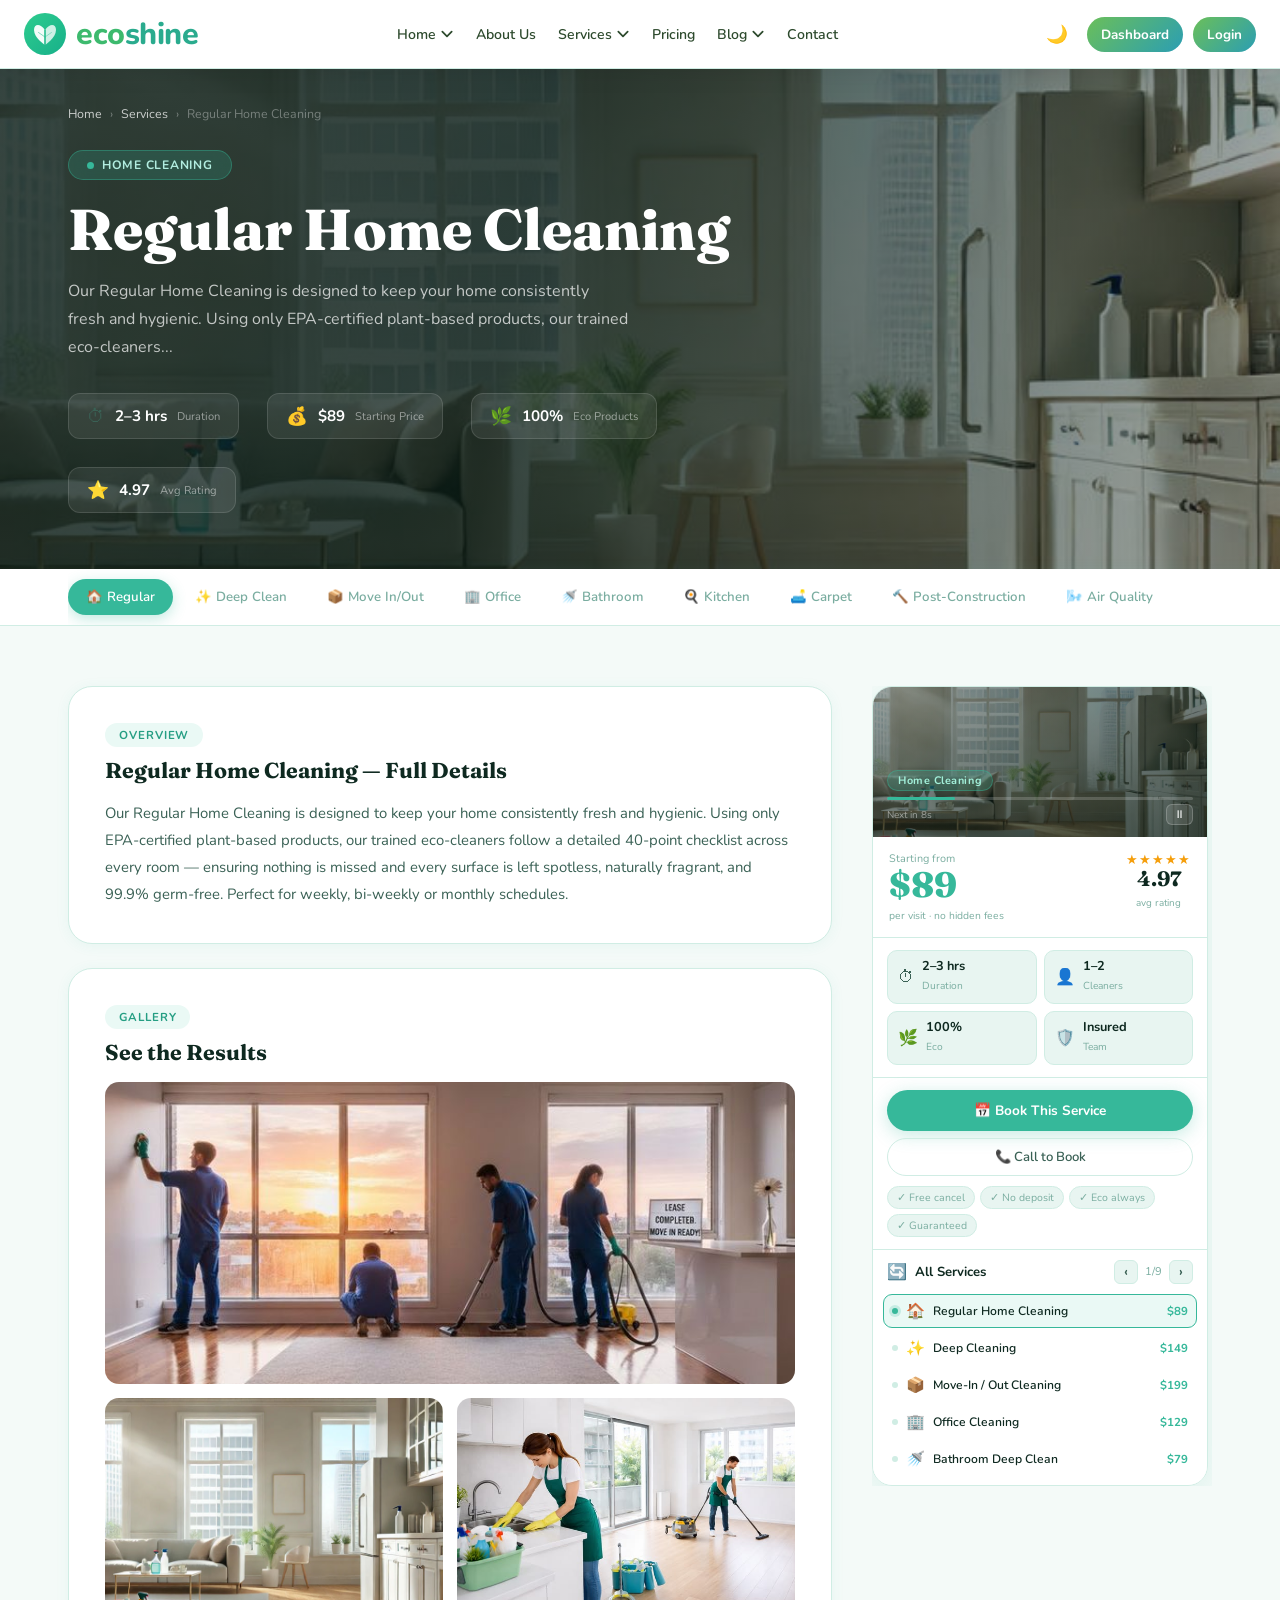
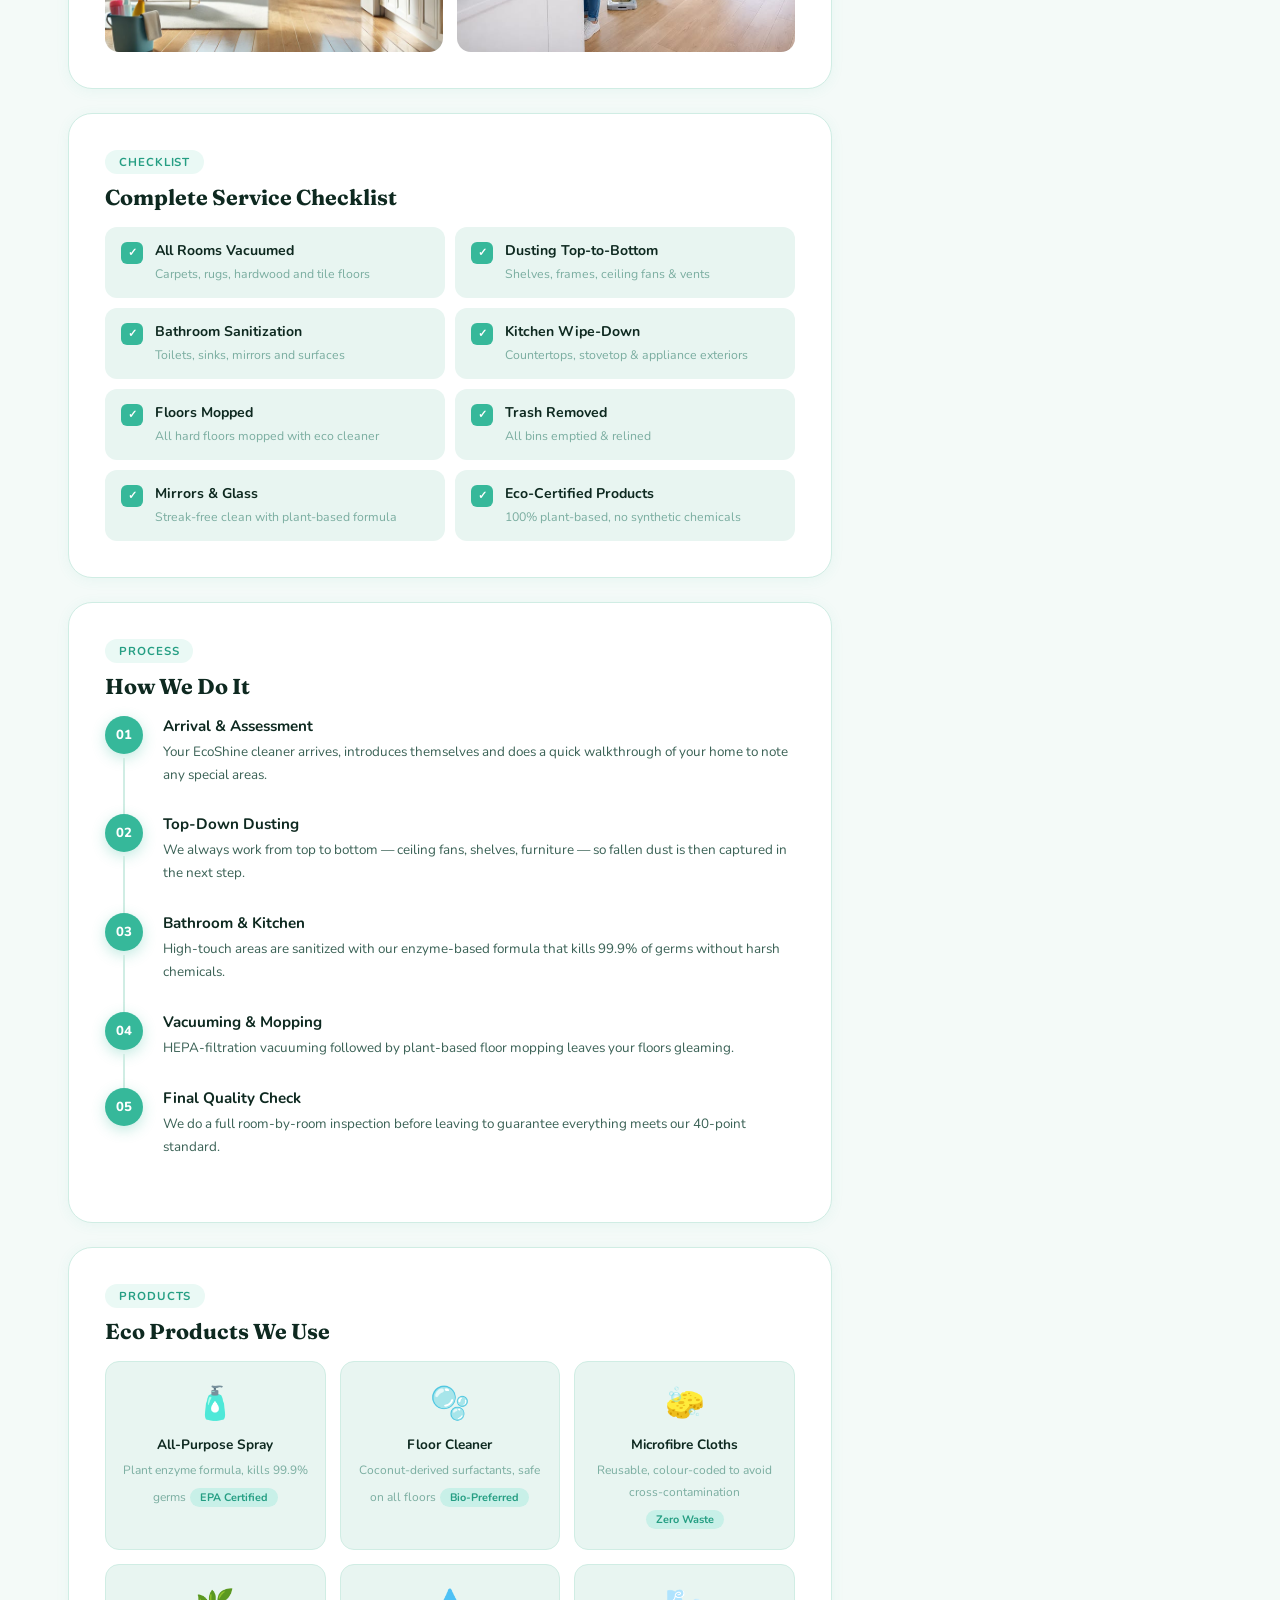
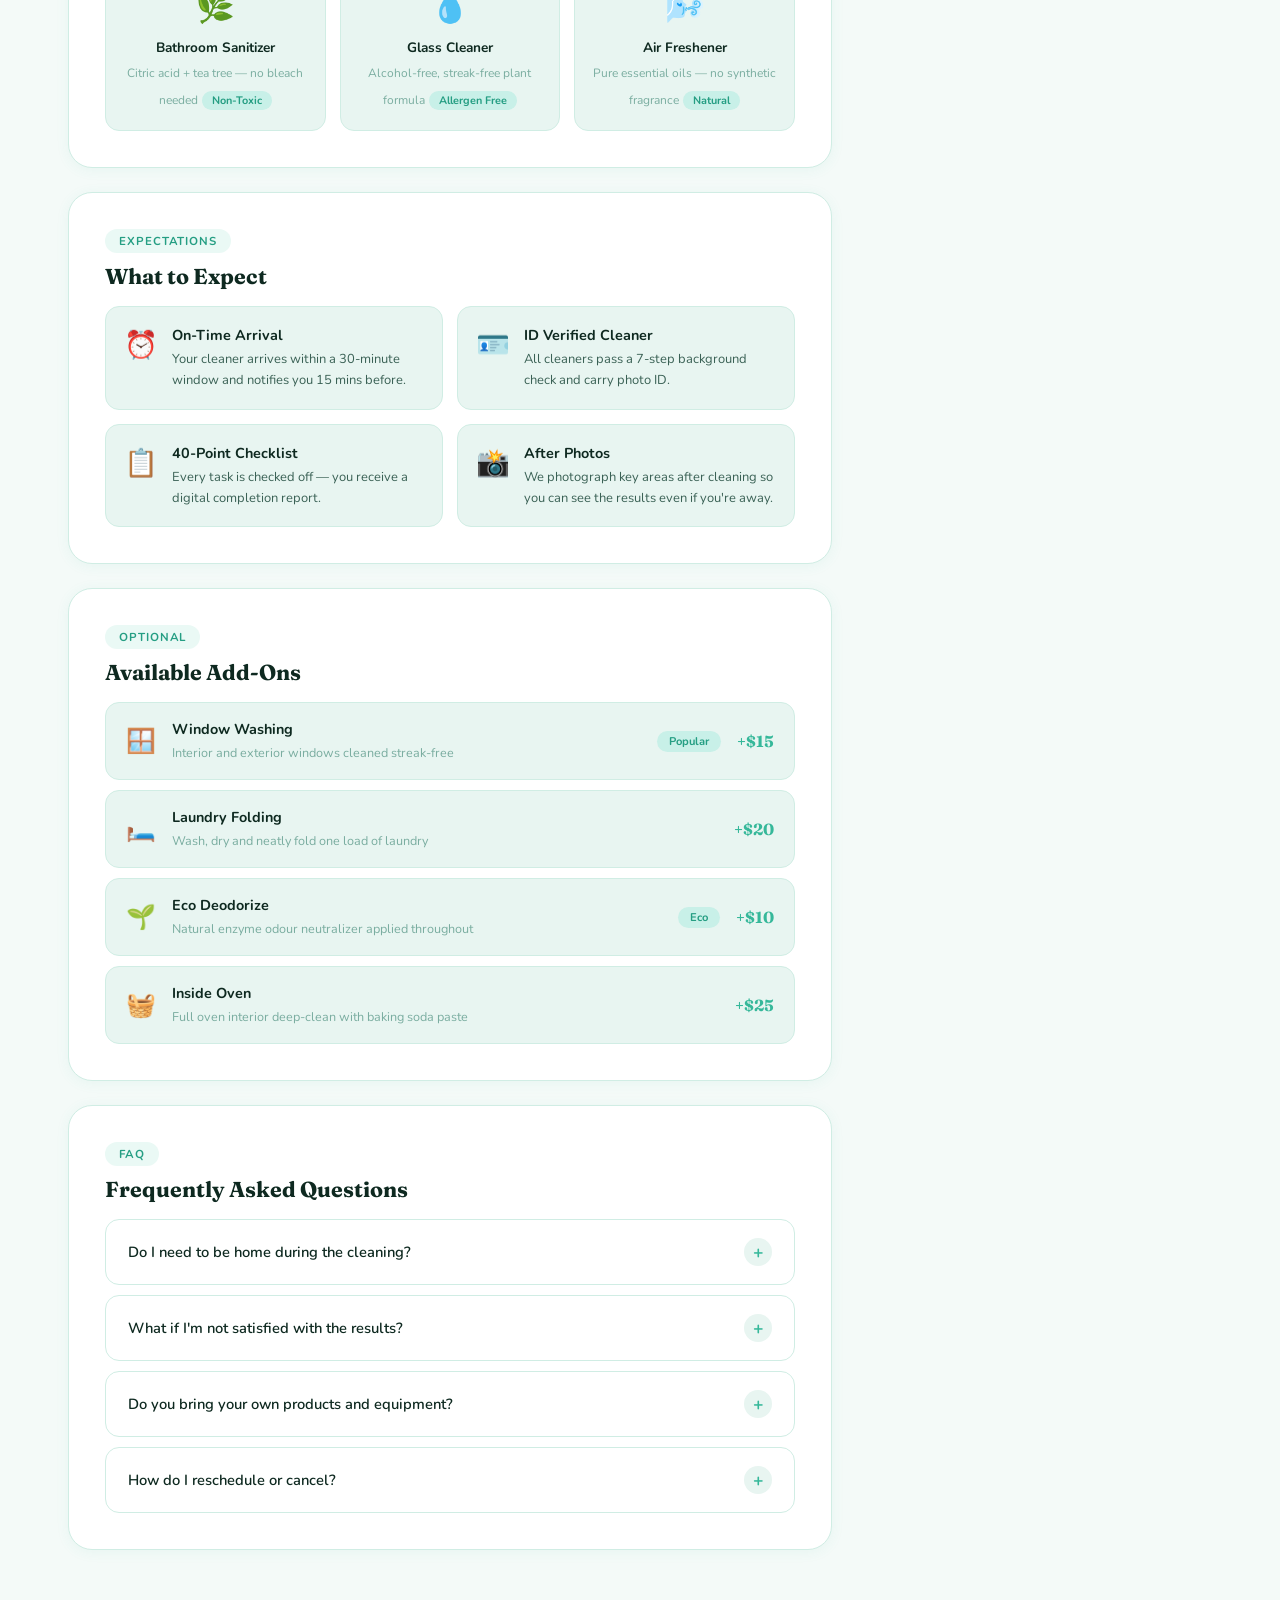
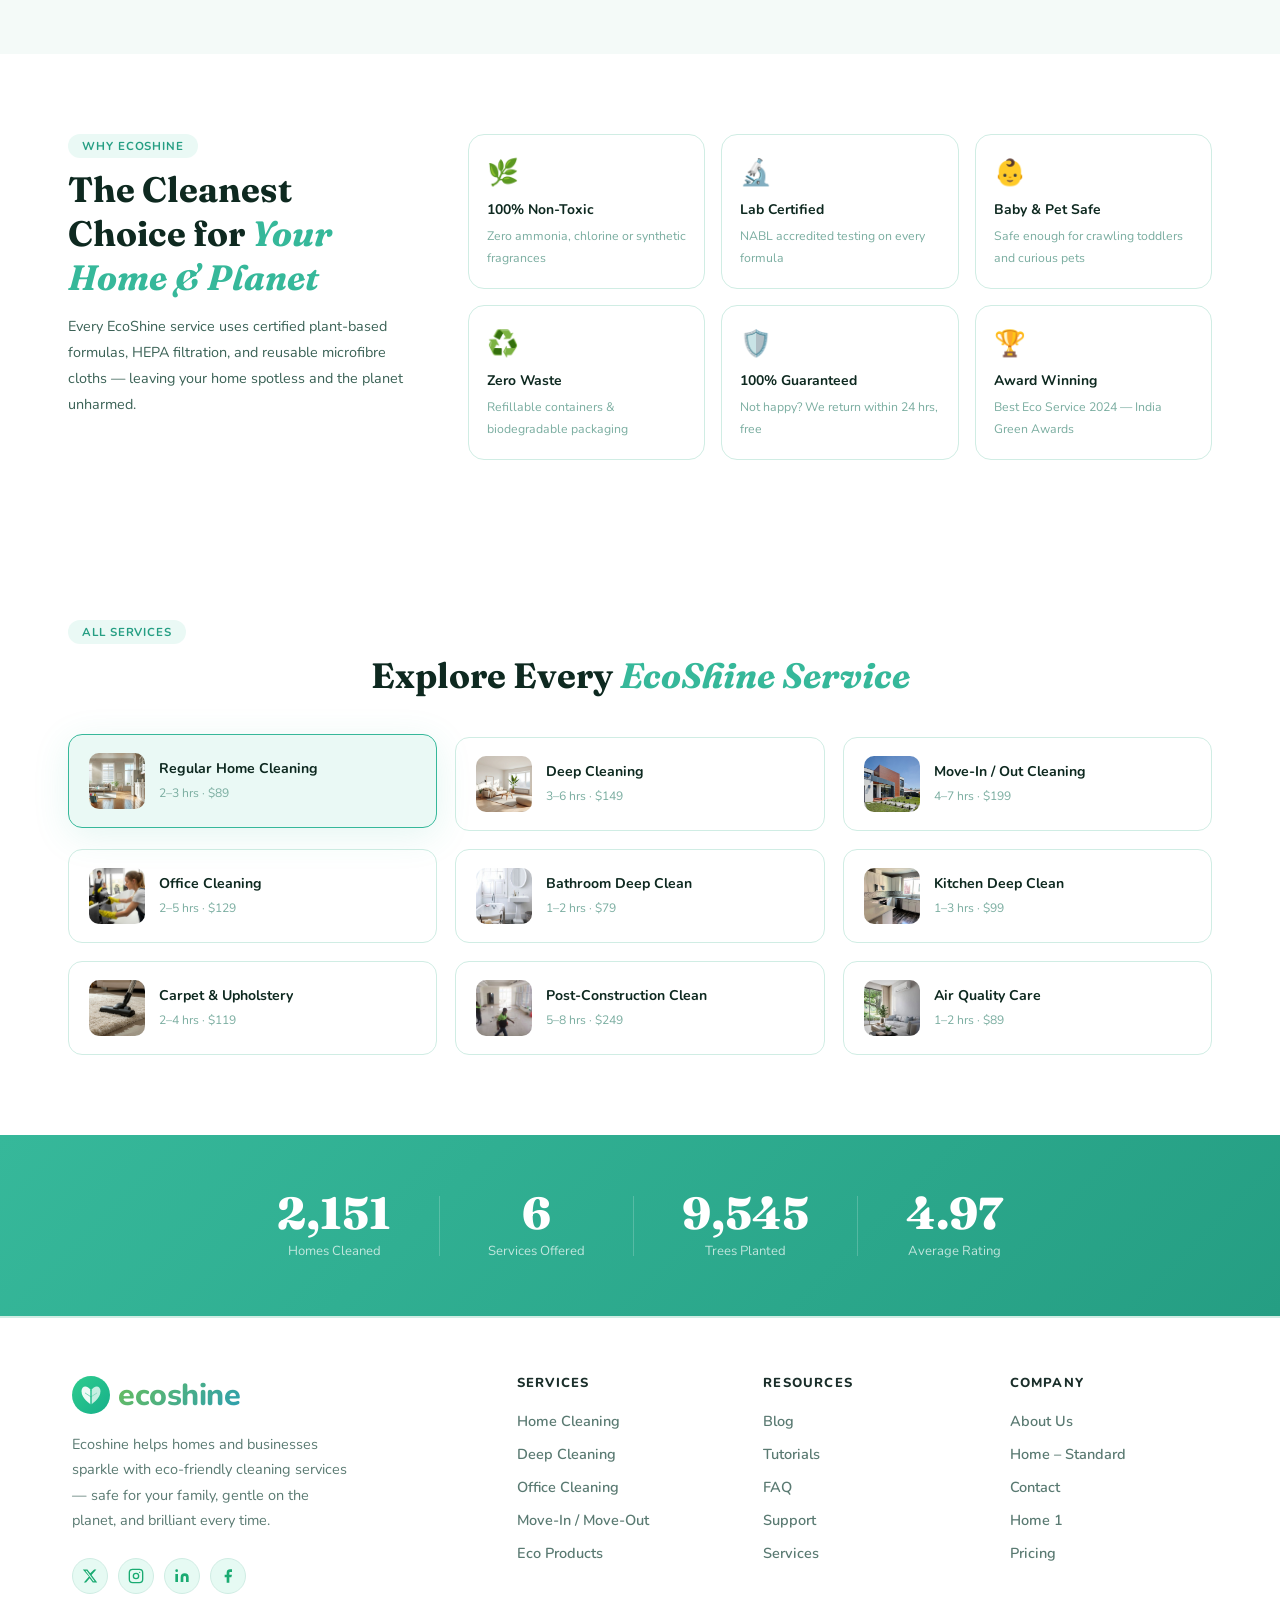
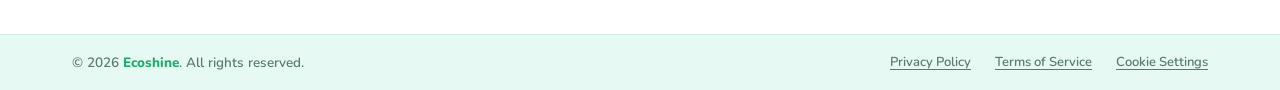
<file: service-details/service-details.html>
<!DOCTYPE html>
<html lang="en">
<head>
  <meta charset="UTF-8">
  <meta name="viewport" content="width=device-width, initial-scale=1.0">
  <title>Ecoshine Services</title>

  <link rel="stylesheet" href="../service-details/service-details.css">
<link rel="stylesheet" href="../css/footer.css">
 
 <link href="https://fonts.googleapis.com/css2?family=Playfair+Display:wght@700;900&family=Nunito:wght@400;700;800&display=swap" rel="stylesheet">
<link href="https://fonts.googleapis.com/css2?family=Montserrat:wght@700&family=Poppins:wght@400;500&display=swap" rel="stylesheet">
</head>
<body>


<header class="navbar">
  <div class="nav-container">

 
    <a class="logo" href="../index.html">
       <svg class="logo-icon" viewBox="0 0 42 42" fill="none" xmlns="http://www.w3.org/2000/svg">
     
      <circle cx="21" cy="21" r="21" fill="url(#navGrad)"/>

      
      <path d="M21 32 C21 32 10 25 10 17 C10 11 16 10 21 17 Z"
            fill="white" opacity="0.95"/>

     
      <path d="M21 32 C21 32 32 25 32 17 C32 11 26 10 21 17 Z"
            fill="white" opacity="0.78"/>

     
      <line x1="21" y1="32" x2="21" y2="17"
            stroke="url(#navGrad)" stroke-width="1.6" stroke-linecap="round"/>

      
      <line x1="21" y1="24" x2="14.5" y2="19.5"
            stroke="url(#navGrad)" stroke-width="1" stroke-linecap="round" opacity="0.55"/>

    
      <line x1="21" y1="24" x2="27.5" y2="19.5"
            stroke="url(#navGrad)" stroke-width="1" stroke-linecap="round" opacity="0.4"/>

      <defs>
        <linearGradient id="navGrad" x1="0" y1="0" x2="42" y2="42" gradientUnits="userSpaceOnUse">
          <stop offset="0%" stop-color="#2ecc8e"/>
          <stop offset="100%" stop-color="#17b08a"/>
        </linearGradient>
      </defs>
    </svg>
      <span class="logo-text"><span class="eco">eco</span><span class="nest">shine</span></span>
    </a>

   
    <ul class="nav-links">

      <li class="nav-item">
  <a href="../index.html" class="nav-link">
    Home
    <span class="arrow">
      <svg viewBox="0 0 12 12" fill="none">
        <path d="M2 4l4 4 4-4" stroke="currentColor" stroke-width="1.5" stroke-linecap="round" stroke-linejoin="round"/>
      </svg>
    </span>
  </a>

  <ul class="dropdown">
    <li><a href="../home2/Home.html">Home – Standard</a></li>
  
  </ul>
</li>

      <li class="nav-item"><a class="nav-link" href="../about us/about.html">About Us</a></li>

      <li class="nav-item">
  <a href="../services/services.html" class="nav-link">
    Services
    <span class="arrow">
      <svg viewBox="0 0 12 12" fill="none">
        <path d="M2 4l4 4 4-4" stroke="currentColor" stroke-width="1.5" stroke-linecap="round" stroke-linejoin="round"/>
      </svg>
    </span>
  </a>

  <ul class="dropdown">
 <li><a href="../service-details/service-details.html?service=regular">🏠 Regular</a></li>
<li><a href="../service-details/service-details.html?service=deep">✨ Deep Clean</a></li>
<li><a href="../service-details/service-details.html?service=move">📦 Move In/Out</a></li>
<li><a href="../service-details/service-details.html?service=office">🏢 Office</a></li>
<li><a href="../service-details/service-details.html?service=kitchen">🍳 Kitchen</a></li>
<li><a href="../service-details/service-details.html?service=carpet">🛋 Carpet</a></li>
<li><a href="../service-details/service-details.html?service=post">🔨 Post-Construction</a></li>
<li><a href="../service-details/service-details.html?service=air">🌬 Air Quality</a></li>
  </ul>
</li>

      <li class="nav-item"><a class="nav-link" href="../Pricing/Pricing.html">Pricing</a></li>

      <li class="nav-item">
  <a href="../Blog/Blog.html" class="nav-link">
    Blog
    <span class="arrow">
      <svg viewBox="0 0 12 12" fill="none">
        <path d="M2 4l4 4 4-4" stroke="currentColor" stroke-width="1.5" stroke-linecap="round" stroke-linejoin="round"/>
      </svg>
    </span>
  </a>

  <ul class="dropdown">
  <li><a href="../Blog-details/Blog-details.html?blog=eco">🏠 Eco Swaps</a></li>
<li><a href="../Blog-details/Blog-details.html?blog=diy">🍋 DIY Cleaners</a></li>
<li><a href="../Blog-details/Blog-details.html?blog=zero">♻️ Zero Waste</a></li>
<li><a href="../Blog-details/Blog-details.html?blog=pet">🐾 Pet Safe</a></li>
<li><a href="../Blog-details/Blog-details.html?blog=bcorp">🌱 B Corp</a></li>
<li><a href="../Blog-details/Blog-details.html?blog=water">💧 Water Wise</a></li>
<li><a href="../Blog-details/Blog-details.html?blog=air">🌸 Air Fresheners</a></li>
  </ul>
</li>
      <li class="nav-item"><a class="nav-link" href="../Contact/Contact.html">Contact</a></li>

    </ul>

    
    <div class="nav-actions">
      <button class="theme-toggle" id="themeToggle" aria-label="Toggle theme" title="Toggle dark/light mode">🌙</button>
      <a class="btn-dashboard" href="../dashboard/dashboard.html">Dashboard</a>
      <a href="../book-now/book-now.html">
  <button class="btn-booknow">Login</button>
</a>
      <button class="hamburger" id="hamburger" aria-label="Open menu">
        <span></span><span></span><span></span>
      </button>
    </div>

  </div>

 
 <div class="mobile-menu" id="mobileMenu">

<div class="mobile-group-label">
  <a href="../index.html">Home</a>
  <span onclick="toggleDropdown('homeMenu')">▾</span>
</div>

  <div id="homeMenu" style="display:none;">
    <a class="mobile-sub-link" href="../home2/Home.html">Home – Standard</a>
    </div>

  <div class="mobile-divider"></div>

  <a class="mobile-link" href="../about us/about.html">About Us</a>

 
<div class="mobile-group-label">
  <a href="../services/services.html">Services</a>
  <span onclick="toggleDropdown('servicesMenu')">▾</span>
</div>

  <div id="servicesMenu" style="display:none;">
    <a class="mobile-sub-link" href="../service-details/service-details.html?service=regular">Regular Cleaning</a>
    <a class="mobile-sub-link" href="../service-details/service-details.html?service=deep">Deep Cleaning</a>
    <a class="mobile-sub-link" href="../service-details/service-details.html?service=move">Move In/Out</a>
    <a class="mobile-sub-link" href="../service-details/service-details.html?service=office">Office Cleaning</a>
    <a class="mobile-sub-link" href="../service-details/service-details.html?service=bathroom">Bathroom Cleaning</a>
    <a class="mobile-sub-link" href="../service-details/service-details.html?service=kitchen">Kitchen Cleaning</a>
    <a class="mobile-sub-link" href="../service-details/service-details.html?service=carpet">Carpet Cleaning</a>
    <a class="mobile-sub-link" href="../service-details/service-details.html?service=post">Post Construction</a>
    <a class="mobile-sub-link" href="../service-details/service-details.html?service=air">Air Quality</a>
  </div>

  <div class="mobile-divider"></div>

  <a class="mobile-link" href="../Pricing/Pricing.html">Pricing</a>


<div class="mobile-group-label">
  <a href="../blog/blog.html">Blog</a>
  <span onclick="toggleDropdown('blogMenu')">▾</span>
</div>

  <div id="blogMenu" style="display:none;">
    <a class="mobile-sub-link" href="../Blog-details/Blog-details.html?blog=eco">Eco Swaps</a>
    <a class="mobile-sub-link" href="../Blog-details/Blog-details.html?blog=toxins">Hidden Toxins</a>
    <a class="mobile-sub-link" href="../Blog-details/Blog-details.html?blog=diy">DIY Cleaners</a>
    <a class="mobile-sub-link" href="../Blog-details/Blog-details.html?blog=zero">Zero Waste</a>
    <a class="mobile-sub-link" href="../Blog-details/Blog-details.html?blog=pet">Pet Safe</a>
    <a class="mobile-sub-link" href="../Blog-details/Blog-details.html?blog=bcorp">B Corp</a>
    <a class="mobile-sub-link" href="../Blog-details/Blog-details.html?blog=water">Water Wise</a>
    <a class="mobile-sub-link" href="../Blog-details/Blog-details.html?blog=air">Air Fresheners</a>
  </div>
  
  <div class="mobile-divider"></div>

  <a class="mobile-link" href="../Contact/Contact.html">Contact</a>

  <div class="mobile-actions">
    <a href="../book-now/book-now.html">
      <button class="btn-booknow">Login</button>
    </a>
    <a class="btn-dashboard" href="../dashboard/dashboard.html">Dashboard</a>
  </div>

</div>
</header>





<section class="sd-hero">
  <div class="hero-bg-img" id="heroBg"></div>
  <div class="hero-overlay"></div>
  <div class="sd-container hero-inner">
   
    <nav class="breadcrumb">
      <a href="../index.html">Home</a>
      <span>›</span>
      <a href="../services/services.html">Services</a>
      <span>›</span>
      <span id="bcService">Regular Home Cleaning</span>
    </nav>
    <div class="hero-content">
      <div class="hero-left">
        <div class="hero-badge" id="heroBadge">
          <span class="hb-dot"></span>
          <span id="heroCat">Home Cleaning</span>
        </div>
        <h1 class="hero-title" id="heroTitle">Regular Home Cleaning</h1>
        <p class="hero-desc" id="heroDesc">Stay consistently clean with scheduled weekly, biweekly, or monthly visits. Our eco-certified team keeps your home sparkling with zero toxic residue.</p>
        <div class="hero-meta">
          <div class="hm-item"><span>⏱</span><strong id="heroDuration">2–3 hrs</strong><small>Duration</small></div>
          <div class="hm-item"><span>💰</span><strong id="heroPrice">From $89</strong><small>Starting Price</small></div>
          <div class="hm-item"><span>🌿</span><strong>100%</strong><small>Eco Products</small></div>
          <div class="hm-item"><span>⭐</span><strong>4.97</strong><small>Avg Rating</small></div>
        </div>
      </div>
    </div>
  </div>

  <div class="service-tabs-bar">
    <div class="sd-container">
      <div class="stb-inner" id="serviceTabs">
        <button class="stab active" data-id="0">🏠 Regular</button>
        <button class="stab" data-id="1">✨ Deep Clean</button>
        <button class="stab" data-id="2">📦 Move In/Out</button>
        <button class="stab" data-id="3">🏢 Office</button>
        <button class="stab" data-id="4">🚿 Bathroom</button>
        <button class="stab" data-id="5">🍳 Kitchen</button>
        <button class="stab" data-id="6">🛋️ Carpet</button>
        <button class="stab" data-id="7">🔨 Post-Construction</button>
        <button class="stab" data-id="8">🌬️ Air Quality</button>
      </div>
    </div>
  </div>
</section>


<main class="sd-main">
  <div class="sd-container">
    <div class="sd-layout">

    
      <div class="sd-content">

       
        <div class="detail-block reveal" id="overviewBlock">
          <div class="db-label">Overview</div>
          <h2 class="db-title" id="detailTitle">What's Included</h2>
          <p class="db-text" id="detailOverview"></p>
        </div>

       
        <div class="detail-block reveal" id="galleryBlock">
          <div class="db-label">Gallery</div>
          <h2 class="db-title">See the Results</h2>
          <div class="img-gallery" id="imgGallery">
            
          </div>
        </div>

     
        <div class="detail-block reveal">
          <div class="db-label">Checklist</div>
          <h2 class="db-title">Complete Service Checklist</h2>
          <div class="checklist-grid" id="checklistGrid">
            
          </div>
        </div>

       
        <div class="detail-block reveal">
          <div class="db-label">Process</div>
          <h2 class="db-title">How We Do It</h2>
          <div class="process-steps" id="processSteps">
           
          </div>
        </div>

      
        <div class="detail-block reveal">
          <div class="db-label">Products</div>
          <h2 class="db-title">Eco Products We Use</h2>
          <div class="eco-products" id="ecoProducts">
          
          </div>
        </div>

        
        <div class="detail-block reveal">
          <div class="db-label">Expectations</div>
          <h2 class="db-title">What to Expect</h2>
          <div class="expect-grid" id="expectGrid">
            
          </div>
        </div>

       
        <div class="detail-block reveal">
          <div class="db-label">Optional</div>
          <h2 class="db-title">Available Add-Ons</h2>
          <div class="addons-list" id="addonsList">
           
          </div>
        </div>

       
        <div class="detail-block reveal">
          <div class="db-label">FAQ</div>
          <h2 class="db-title">Frequently Asked Questions</h2>
          <div class="faq-list" id="faqList">
            
          </div>
        </div>

      </div>

    
      <aside class="sd-sidebar">
        <div class="one-card" id="oneCard">

         
          <div class="oc-img-wrap">
            <div class="oc-img" id="spcImg"></div>
            <div class="oc-img-overlay"></div>
            
            <div class="oc-progress-wrap">
              <span class="oc-cat" id="spcCat">Home Cleaning</span>
              <div class="oc-bar"><div class="oc-bar-fill" id="spcAutoFill"></div></div>
              <div class="oc-bar-meta">
                <span id="spcAutoLabel">Next in 10s</span>
                <button class="oc-pause" id="pauseBtn">⏸</button>
              </div>
            </div>
          </div>

     
          <div class="oc-price-row">
            <div class="oc-price-left">
              <span class="oc-from">Starting from</span>
              <div class="oc-price" id="scPrice">$89</div>
              <span class="oc-per">per visit · no hidden fees</span>
            </div>
            <div class="oc-rating">
              <div class="oc-stars">★★★★★</div>
              <strong>4.97</strong>
              <small>avg rating</small>
            </div>
          </div>

      
          <div class="oc-stats">
            <div class="oc-stat"><span>⏱</span><div><strong id="scDuration">2–3 hrs</strong><small>Duration</small></div></div>
            <div class="oc-stat"><span>👤</span><div><strong>1–2</strong><small>Cleaners</small></div></div>
            <div class="oc-stat"><span>🌿</span><div><strong>100%</strong><small>Eco</small></div></div>
            <div class="oc-stat"><span>🛡️</span><div><strong>Insured</strong><small>Team</small></div></div>
          </div>

         
          <div class="oc-cta">
            <a href="../book-now/book-now.html" class="oc-book">📅 Book This Service</a>
            <a href="../Contact/Contact.html" class="oc-call">📞 Call to Book</a>
          </div>

        
          <div class="oc-trust">
            <span>✓ Free cancel</span>
            <span>✓ No deposit</span>
            <span>✓ Eco always</span>
            <span>✓ Guaranteed</span>
          </div>

        
          <div class="oc-divider"></div>

        
          <div class="oc-srv-header">
            <span>🔄</span>
            <strong>All Services</strong>
            <div class="oc-nav">
              <button id="prevSvc">‹</button>
              <span id="stcCounter">1/9</span>
              <button id="nextSvc">›</button>
            </div>
          </div>
          <div class="oc-srv-list" id="stcServices">
            
          </div>

        
          <div class="oc-divider"></div>

        
          <div class="oc-eco-header">🌍 <strong>Your Green Impact</strong> <small>per booking</small></div>
          <div class="oc-eco-rings">
            <div class="oc-ring-item">
              <div class="oc-ring">
                <svg viewBox="0 0 36 36"><circle cx="18" cy="18" r="15.9" fill="none" stroke="var(--border)" stroke-width="3"/><circle cx="18" cy="18" r="15.9" fill="none" stroke="var(--brand)" stroke-width="3" stroke-dasharray="82 18" stroke-dashoffset="25" stroke-linecap="round"/></svg>
                <span>4 lbs</span>
              </div>
              <small>Chemicals prevented</small>
            </div>
            <div class="oc-ring-item">
              <div class="oc-ring">
                <svg viewBox="0 0 36 36"><circle cx="18" cy="18" r="15.9" fill="none" stroke="var(--border)" stroke-width="3"/><circle cx="18" cy="18" r="15.9" fill="none" stroke="#34d399" stroke-width="3" stroke-dasharray="60 40" stroke-dashoffset="25" stroke-linecap="round"/></svg>
                <span>1 🌳</span>
              </div>
              <small>Tree planted</small>
            </div>
            <div class="oc-ring-item">
              <div class="oc-ring">
                <svg viewBox="0 0 36 36"><circle cx="18" cy="18" r="15.9" fill="none" stroke="var(--border)" stroke-width="3"/><circle cx="18" cy="18" r="15.9" fill="none" stroke="#60a5fa" stroke-width="3" stroke-dasharray="90 10" stroke-dashoffset="25" stroke-linecap="round"/></svg>
                <span>12L</span>
              </div>
              <small>Water saved</small>
            </div>
          </div>

       
          <div class="oc-divider"></div>

       
          <div class="oc-promo">
            <div class="oc-promo-tag">🎁 First Time Offer</div>
            <p>Get <strong>10% OFF</strong> — use code <strong>ECOSHINE10</strong></p>
            <button class="oc-copy" id="promoCopy" onclick="copyCode()">Copy Code: ECOSHINE10</button>
          </div>

        </div>
      </aside>

    </div>
  </div>
</main>


<section class="why-strip reveal">
  <div class="sd-container">
    <div class="ws-inner">
      <div class="ws-text">
        <div class="db-label">Why EcoShine</div>
        <h2>The Cleanest Choice for <em>Your Home & Planet</em></h2>
        <p>Every EcoShine service uses certified plant-based formulas, HEPA filtration, and reusable microfibre cloths — leaving your home spotless and the planet unharmed.</p>
      </div>
      <div class="ws-pillars">
        <div class="pillar"><div class="pillar-icon">🌿</div><strong>100% Non-Toxic</strong><span>Zero ammonia, chlorine or synthetic fragrances</span></div>
        <div class="pillar"><div class="pillar-icon">🔬</div><strong>Lab Certified</strong><span>NABL accredited testing on every formula</span></div>
        <div class="pillar"><div class="pillar-icon">👶</div><strong>Baby & Pet Safe</strong><span>Safe enough for crawling toddlers and curious pets</span></div>
        <div class="pillar"><div class="pillar-icon">♻️</div><strong>Zero Waste</strong><span>Refillable containers & biodegradable packaging</span></div>
        <div class="pillar"><div class="pillar-icon">🛡️</div><strong>100% Guaranteed</strong><span>Not happy? We return within 24 hrs, free</span></div>
        <div class="pillar"><div class="pillar-icon">🏆</div><strong>Award Winning</strong><span>Best Eco Service 2024 — India Green Awards</span></div>
      </div>
    </div>
  </div>
</section>


<section class="all-services-strip reveal">
  <div class="sd-container">
    <div class="db-label" style="text-align:center;margin-bottom:10px">All Services</div>
    <h2 class="section-center-title">Explore Every <em>EcoShine Service</em></h2>
    <div class="all-srv-grid" id="allSrvGrid">
      
    </div>
  </div>
</section>


<section class="stats-banner reveal">
  <div class="sd-container">
    <div class="stats-inner">
      <div class="stat-item"><strong data-count="3200">0</strong><span>Homes Cleaned</span></div>
      <div class="stat-divider"></div>
      <div class="stat-item"><strong data-count="9">0</strong><span>Services Offered</span></div>
      <div class="stat-divider"></div>
      <div class="stat-item"><strong data-count="14200">0</strong><span>Trees Planted</span></div>
      <div class="stat-divider"></div>
      <div class="stat-item"><strong class="stat-decimal">4.97</strong><span>Average Rating</span></div>
    </div>
  </div>
</section>







<footer>
  <div class="footer-main">


    <div class="footer-brand">
      <a href="../index.html" class="logo">
        <div class="logo-icon">
          <svg width="40" height="40" viewBox="0 0 40 40" fill="none" xmlns="http://www.w3.org/2000/svg">
            <circle cx="20" cy="20" r="20" fill="url(#lg1)"/>
            <!-- Big leaf left -->
            <path d="M20 30 C20 30 10 24 10 16 C10 10 16 9 20 15 C20 15 20 15 20 30Z" fill="white" opacity="0.92"/>
            <!-- Big leaf right -->
            <path d="M20 30 C20 30 30 24 30 16 C30 10 24 9 20 15 C20 15 20 15 20 30Z" fill="white" opacity="0.75"/>
            <!-- Center stem -->
            <line x1="20" y1="30" x2="20" y2="15" stroke="url(#lg1)" stroke-width="1.5" stroke-linecap="round"/>
            <!-- Left vein -->
            <line x1="20" y1="22" x2="14" y2="18" stroke="url(#lg1)" stroke-width="1" stroke-linecap="round" opacity="0.6"/>
            <!-- Right vein -->
            <line x1="20" y1="22" x2="26" y2="18" stroke="url(#lg1)" stroke-width="1" stroke-linecap="round" opacity="0.4"/>
            <defs>
              <linearGradient id="lg1" x1="0" y1="0" x2="40" y2="40" gradientUnits="userSpaceOnUse">
                <stop offset="0%" stop-color="#2ecc8e"/>
                <stop offset="100%" stop-color="#17b08a"/>
              </linearGradient>
            </defs>
          </svg>
        </div>
        <span class="logo-text">ecoshine</span>
      </a>
      <p>Ecoshine helps homes and businesses sparkle with eco-friendly cleaning services — safe for your family, gentle on the planet, and brilliant every time.</p>
      <div class="social-links">
        <a href="#" title="X / Twitter">
          <svg width="16" height="16" viewBox="0 0 24 24" fill="currentColor">
            <path d="M18.244 2.25h3.308l-7.227 8.26 8.502 11.24H16.17l-4.714-6.231-5.401 6.231H2.744l7.73-8.835L1.254 2.25H8.08l4.253 5.622 5.911-5.622Zm-1.161 17.52h1.833L7.084 4.126H5.117Z"/>
          </svg>
        </a>
        <a href="#" title="Instagram">
          <svg width="16" height="16" viewBox="0 0 24 24" fill="none" stroke="currentColor" stroke-width="2" stroke-linecap="round" stroke-linejoin="round">
            <rect x="2" y="2" width="20" height="20" rx="5" ry="5"/>
            <circle cx="12" cy="12" r="4"/>
            <circle cx="17.5" cy="6.5" r="1" fill="currentColor" stroke="none"/>
          </svg>
        </a>
        <a href="#" title="LinkedIn">
          <svg width="16" height="16" viewBox="0 0 24 24" fill="currentColor">
            <path d="M16 8a6 6 0 0 1 6 6v7h-4v-7a2 2 0 0 0-2-2 2 2 0 0 0-2 2v7h-4v-7a6 6 0 0 1 6-6zM2 9h4v12H2z"/>
            <circle cx="4" cy="4" r="2"/>
          </svg>
        </a>
        <a href="#" title="Facebook">
          <svg width="16" height="16" viewBox="0 0 24 24" fill="currentColor">
            <path d="M18 2h-3a5 5 0 0 0-5 5v3H7v4h3v8h4v-8h3l1-4h-4V7a1 1 0 0 1 1-1h3z"/>
          </svg>
        </a>
      </div>
    </div>

  
     <div class="footer-col">
      <h4>Services</h4>
      <ul>
        <li><a href="../service-details/service-details.html?service=regular">Home Cleaning</a></li>
        <li><a href="../service-details/service-details.html?service=deep">Deep Cleaning</a></li>
        <li><a href="../service-details/service-details.html?service=office">Office Cleaning</a></li>
        <li><a href="../service-details/service-details.html?service=move">Move-In / Move-Out</a></li>
        <li><a href="../service-details/service-details.html?service=air">Eco Products</a></li>
      </ul>
    </div>

    
    <div class="footer-col">
  <h4>Resources</h4>
  <ul>
    <li><a href="../Blog/Blog.html">Blog</a></li>
    <li><a href="../book-now/book-now.html">Tutorials</a></li>
    <li><a href="../Contact/Contact.html#faq">FAQ</a></li>
    <li><a href="../book-now/book-now.html">Support</a></li>
    <li><a href="../services/services.html">Services</a></li> 
  </ul>
</div>

    
    <div class="footer-col">
      <h4>Company</h4>
      <ul>
        <li><a href="../about us/about.html">About Us</a></li>
        <li><a href="../home2/Home.html">Home – Standard</a></li>
        <li><a href="../Contact/Contact.html">Contact</a></li>
        <li><a href="../index.html">Home 1</a></li>
        <li><a href="../Pricing/Pricing.html">Pricing</a></li>
      </ul>
    </div>

  </div>


  <div class="footer-bottom">
    <div class="footer-bottom-inner">
      <p>© 2026 <span>Ecoshine</span>. All rights reserved.</p>
     
      <div class="footer-bottom-links">
        <a href="#">Privacy Policy</a>
        <a href="#">Terms of Service</a>
        <a href="#">Cookie Settings</a>
      </div>
    </div>
  </div>
</footer>
<script src="../service-details/service-details.js"></script>
<script src="../js/nav.js"></script>
<script src="../js/footer.js"></script>
</body>
</html>
</file>
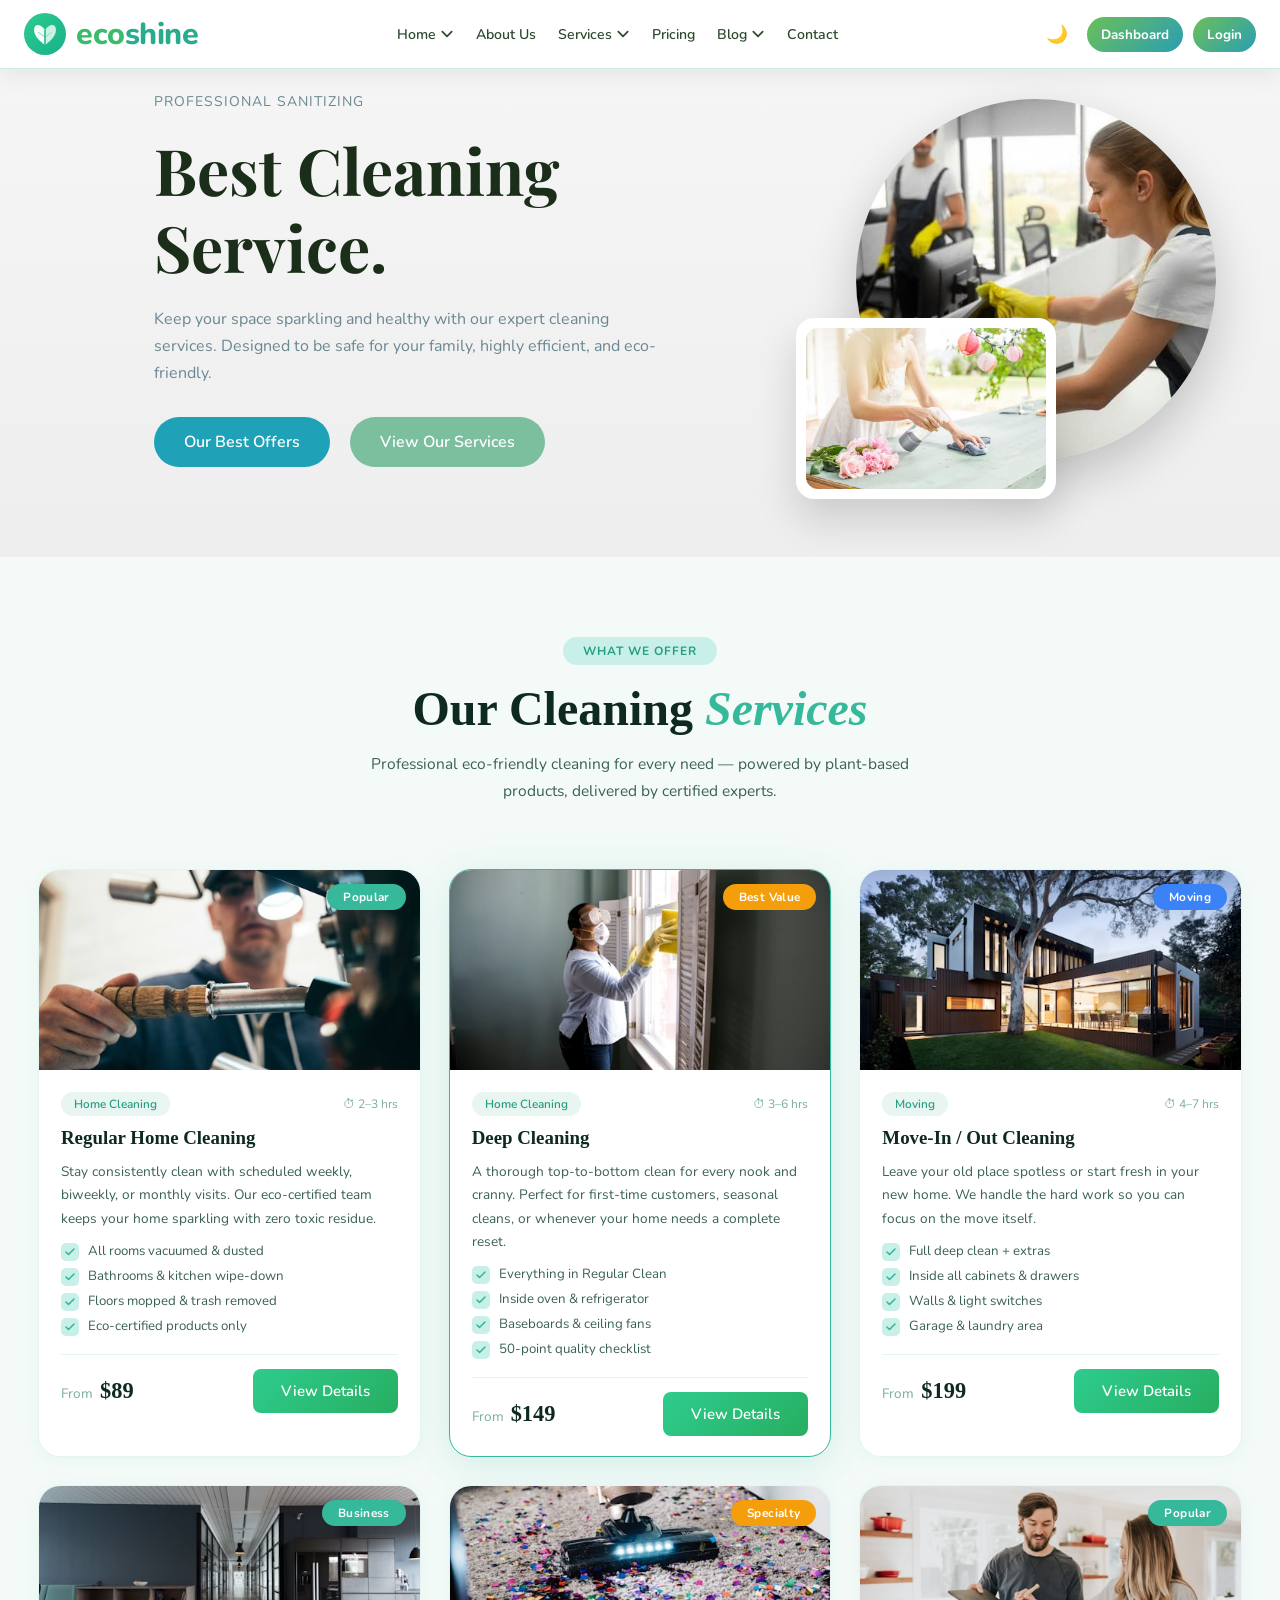
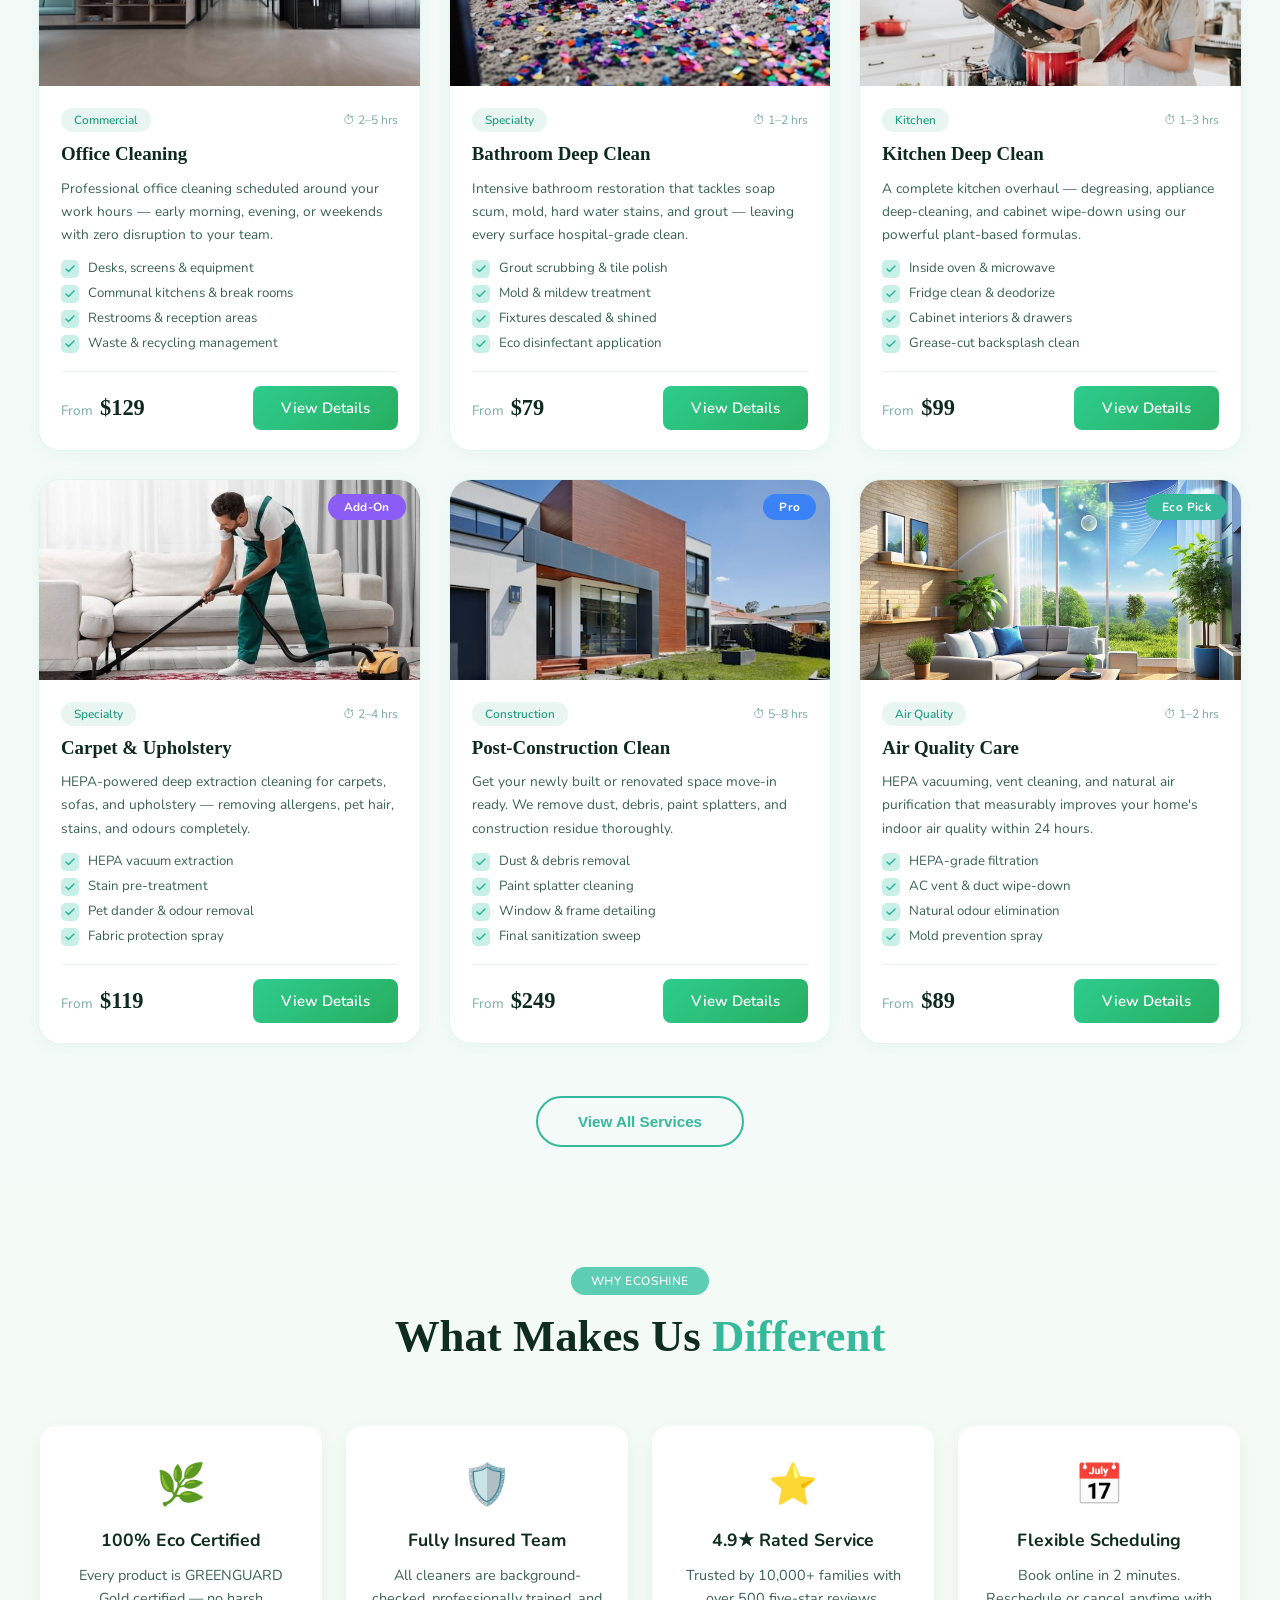
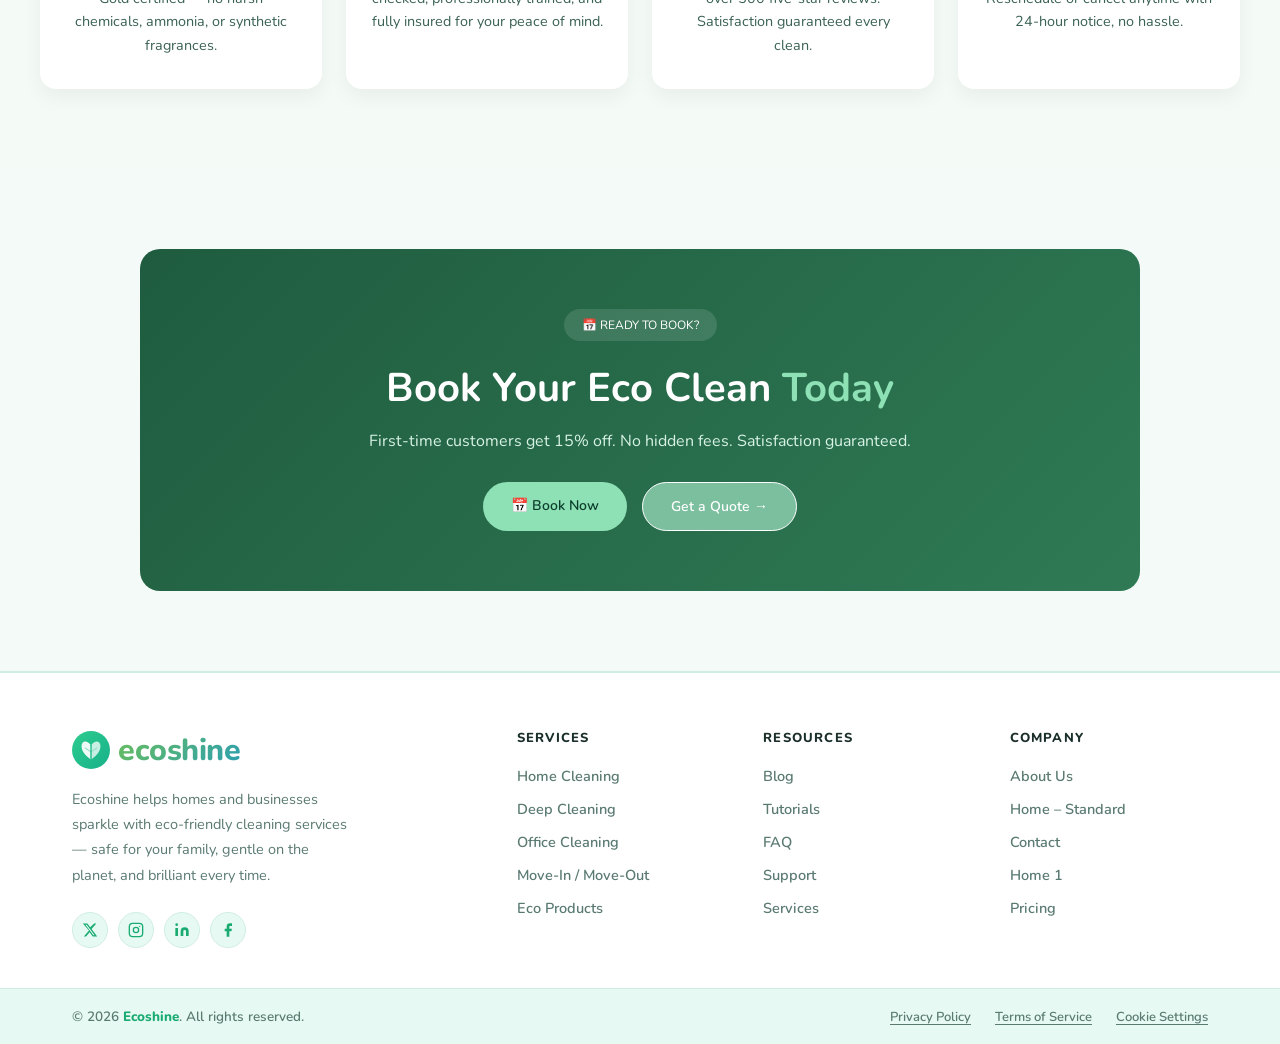
<file: services/services.html>
<!DOCTYPE html>
<html lang="en">
<head>
  <meta charset="UTF-8">
  <meta name="viewport" content="width=device-width, initial-scale=1.0">
  <title>Ecoshine Services</title>

  <link rel="stylesheet" href="../services/services.css">
  <link rel="stylesheet" href="../services/darkmode.css">
   <link rel="stylesheet" href="../css/nav.css">
   <link rel="stylesheet" href="../css/footer.css">

 
   
 <link href="https://fonts.googleapis.com/css2?family=Playfair+Display:wght@700;900&family=Nunito:wght@400;700;800&display=swap" rel="stylesheet">
<link href="https://fonts.googleapis.com/css2?family=Montserrat:wght@700&family=Poppins:wght@400;500&display=swap" rel="stylesheet">
</head>
<body>


<header class="navbar">
  <div class="nav-container">

 
    <a class="logo" href="../index.html">
       <svg class="logo-icon" viewBox="0 0 42 42" fill="none" xmlns="http://www.w3.org/2000/svg">
     
      <circle cx="21" cy="21" r="21" fill="url(#navGrad)"/>

      
      <path d="M21 32 C21 32 10 25 10 17 C10 11 16 10 21 17 Z"
            fill="white" opacity="0.95"/>

     
      <path d="M21 32 C21 32 32 25 32 17 C32 11 26 10 21 17 Z"
            fill="white" opacity="0.78"/>

     
      <line x1="21" y1="32" x2="21" y2="17"
            stroke="url(#navGrad)" stroke-width="1.6" stroke-linecap="round"/>

      
      <line x1="21" y1="24" x2="14.5" y2="19.5"
            stroke="url(#navGrad)" stroke-width="1" stroke-linecap="round" opacity="0.55"/>

    
      <line x1="21" y1="24" x2="27.5" y2="19.5"
            stroke="url(#navGrad)" stroke-width="1" stroke-linecap="round" opacity="0.4"/>

      <defs>
        <linearGradient id="navGrad" x1="0" y1="0" x2="42" y2="42" gradientUnits="userSpaceOnUse">
          <stop offset="0%" stop-color="#2ecc8e"/>
          <stop offset="100%" stop-color="#17b08a"/>
        </linearGradient>
      </defs>
    </svg>
      <span class="logo-text"><span class="eco">eco</span><span class="nest">shine</span></span>
    </a>

   
    <ul class="nav-links">

      <li class="nav-item">
  <a href="../index.html" class="nav-link">
    Home
    <span class="arrow">
      <svg viewBox="0 0 12 12" fill="none">
        <path d="M2 4l4 4 4-4" stroke="currentColor" stroke-width="1.5" stroke-linecap="round" stroke-linejoin="round"/>
      </svg>
    </span>
  </a>

  <ul class="dropdown">
    <li><a href="../home2/Home.html">Home – Standard</a></li>
  
  </ul>
</li>

      <li class="nav-item"><a class="nav-link" href="../about us/about.html">About Us</a></li>

      <li class="nav-item">
  <a href="../services/services.html" class="nav-link">
    Services
    <span class="arrow">
      <svg viewBox="0 0 12 12" fill="none">
        <path d="M2 4l4 4 4-4" stroke="currentColor" stroke-width="1.5" stroke-linecap="round" stroke-linejoin="round"/>
      </svg>
    </span>
  </a>

  <ul class="dropdown">
 <li><a href="../service-details/service-details.html?service=regular">🏠 Regular</a></li>
<li><a href="../service-details/service-details.html?service=deep">✨ Deep Clean</a></li>
<li><a href="../service-details/service-details.html?service=move">📦 Move In/Out</a></li>
<li><a href="../service-details/service-details.html?service=office">🏢 Office</a></li>
<li><a href="../service-details/service-details.html?service=kitchen">🍳 Kitchen</a></li>
<li><a href="../service-details/service-details.html?service=carpet">🛋 Carpet</a></li>
<li><a href="../service-details/service-details.html?service=post">🔨 Post-Construction</a></li>
<li><a href="../service-details/service-details.html?service=air">🌬 Air Quality</a></li>
  </ul>
</li>

      <li class="nav-item"><a class="nav-link" href="../Pricing/Pricing.html">Pricing</a></li>

      <li class="nav-item">
  <a href="../Blog/Blog.html" class="nav-link">
    Blog
    <span class="arrow">
      <svg viewBox="0 0 12 12" fill="none">
        <path d="M2 4l4 4 4-4" stroke="currentColor" stroke-width="1.5" stroke-linecap="round" stroke-linejoin="round"/>
      </svg>
    </span>
  </a>

  <ul class="dropdown">
  <li><a href="../Blog-details/Blog-details.html?blog=eco">🏠 Eco Swaps</a></li>
<li><a href="../Blog-details/Blog-details.html?blog=diy">🍋 DIY Cleaners</a></li>
<li><a href="../Blog-details/Blog-details.html?blog=zero">♻️ Zero Waste</a></li>
<li><a href="../Blog-details/Blog-details.html?blog=pet">🐾 Pet Safe</a></li>
<li><a href="../Blog-details/Blog-details.html?blog=bcorp">🌱 B Corp</a></li>
<li><a href="../Blog-details/Blog-details.html?blog=water">💧 Water Wise</a></li>
<li><a href="../Blog-details/Blog-details.html?blog=air">🌸 Air Fresheners</a></li>
  </ul>
</li>
      <li class="nav-item"><a class="nav-link" href="../Contact/Contact.html">Contact</a></li>

    </ul>

    
    <div class="nav-actions">
      <button class="theme-toggle" id="themeToggle" aria-label="Toggle theme" title="Toggle dark/light mode">🌙</button>
      <a class="btn-dashboard" href="../dashboard/dashboard.html">Dashboard</a>
      <a href="../book-now/book-now.html">
  <button class="btn-booknow">Login</button>
</a>
      <button class="hamburger" id="hamburger" aria-label="Open menu">
        <span></span><span></span><span></span>
      </button>
    </div>

  </div>

 
 <div class="mobile-menu" id="mobileMenu">

<div class="mobile-group-label">
  <a href="../index.html">Home</a>
  <span onclick="toggleDropdown('homeMenu')">▾</span>
</div>

  <div id="homeMenu" style="display:none;">
    <a class="mobile-sub-link" href="../home2/Home.html">Home – Standard</a>
    </div>

  <div class="mobile-divider"></div>

  <a class="mobile-link" href="../about us/about.html">About Us</a>

 
<div class="mobile-group-label">
  <a href="../services/services.html">Services</a>
  <span onclick="toggleDropdown('servicesMenu')">▾</span>
</div>

  <div id="servicesMenu" style="display:none;">
    <a class="mobile-sub-link" href="../service-details/service-details.html?service=regular">Regular Cleaning</a>
    <a class="mobile-sub-link" href="../service-details/service-details.html?service=deep">Deep Cleaning</a>
    <a class="mobile-sub-link" href="../service-details/service-details.html?service=move">Move In/Out</a>
    <a class="mobile-sub-link" href="../service-details/service-details.html?service=office">Office Cleaning</a>
    <a class="mobile-sub-link" href="../service-details/service-details.html?service=bathroom">Bathroom Cleaning</a>
    <a class="mobile-sub-link" href="../service-details/service-details.html?service=kitchen">Kitchen Cleaning</a>
    <a class="mobile-sub-link" href="../service-details/service-details.html?service=carpet">Carpet Cleaning</a>
    <a class="mobile-sub-link" href="../service-details/service-details.html?service=post">Post Construction</a>
    <a class="mobile-sub-link" href="../service-details/service-details.html?service=air">Air Quality</a>
  </div>

  <div class="mobile-divider"></div>

  <a class="mobile-link" href="../Pricing/Pricing.html">Pricing</a>


<div class="mobile-group-label">
  <a href="../blog/blog.html">Blog</a>
  <span onclick="toggleDropdown('blogMenu')">▾</span>
</div>

  <div id="blogMenu" style="display:none;">
    <a class="mobile-sub-link" href="../Blog-details/Blog-details.html?blog=eco">Eco Swaps</a>
    <a class="mobile-sub-link" href="../Blog-details/Blog-details.html?blog=toxins">Hidden Toxins</a>
    <a class="mobile-sub-link" href="../Blog-details/Blog-details.html?blog=diy">DIY Cleaners</a>
    <a class="mobile-sub-link" href="../Blog-details/Blog-details.html?blog=zero">Zero Waste</a>
    <a class="mobile-sub-link" href="../Blog-details/Blog-details.html?blog=pet">Pet Safe</a>
    <a class="mobile-sub-link" href="../Blog-details/Blog-details.html?blog=bcorp">B Corp</a>
    <a class="mobile-sub-link" href="../Blog-details/Blog-details.html?blog=water">Water Wise</a>
    <a class="mobile-sub-link" href="../Blog-details/Blog-details.html?blog=air">Air Fresheners</a>
  </div>
  
  <div class="mobile-divider"></div>

  <a class="mobile-link" href="../Contact/Contact.html">Contact</a>

  <div class="mobile-actions">
    <a href="../book-now/book-now.html">
      <button class="btn-booknow">Login</button>
    </a>
    <a class="btn-dashboard" href="../dashboard/dashboard.html">Dashboard</a>
  </div>

</div>
</header>



<section class="clean-hero">

  <div class="hero-container">

   
    <div class="hero-text">
      <span class="tag">Professional Sanitizing</span>

      <h1>Best Cleaning<br>Service.</h1>

      <p>
        Keep your space sparkling and healthy with our expert cleaning services. Designed to be safe for your family, highly efficient, and eco-friendly.
      </p>

      <div class="hero-buttons">
        <a href="../book-now/book-now.html" class="btn primary">Our Best Offers</a>
        <a href="../service-details/service-details.html" class="btn secondary">View Our Services</a>
      </div>
    </div>

  
    <div class="hero-images">

      <div class="circle-img">
        <img src="../images/services-hero1.jpg" alt="">
      </div>

      <div class="small-img">
        <img src="../images/services-hero2.jpg" alt="">
      </div>

    </div>

  </div>

</section>







<section class="services-section" id="services">

    
    <div class="sec-header">
      <div class="sec-tag">What We Offer</div>
      <h2 class="sec-title">Our Cleaning <em>Services</em></h2>
      <p class="sec-sub">Professional eco-friendly cleaning for every need — powered by plant-based products, delivered by certified experts.</p>
    </div>

    
    <div class="cards-grid">

   
      <div class="svc-card" data-delay="0">
        <div class="card-img-wrap" style="--img-bg:#d8f5e6;">
          <img
            src="../images/services-1.jpg"
            alt="Regular Home Cleaning"
            loading="lazy"
          />
          <span class="card-badge badge-green">Popular</span>
        </div>
        <div class="card-body">
          <div class="card-meta">
            <span class="meta-tag">Home Cleaning</span>
            <span class="meta-time">⏱ 2–3 hrs</span>
          </div>
          <h3>Regular Home Cleaning</h3>
          <p>Stay consistently clean with scheduled weekly, biweekly, or monthly visits. Our eco-certified team keeps your home sparkling with zero toxic residue.</p>
          <ul class="card-features">
            <li>All rooms vacuumed &amp; dusted</li>
            <li>Bathrooms &amp; kitchen wipe-down</li>
            <li>Floors mopped &amp; trash removed</li>
            <li>Eco-certified products only</li>
          </ul>
          <div class="card-footer">
            <div class="card-price">From <strong>$89</strong></div>
           <button class="btn-main" onclick="window.location.href='../service-details/service-details.html'">
  View Details
</button>
          </div>
        </div>
      </div>

    
      <div class="svc-card featured" data-delay="80">
        <div class="card-img-wrap" style="--img-bg:#e8daf5;">
          <img
            src="../images/services-2.jpg"
            alt="Deep Cleaning"
            loading="lazy"
          />
          <span class="card-badge badge-orange">Best Value</span>
        </div>
        <div class="card-body">
          <div class="card-meta">
            <span class="meta-tag">Home Cleaning</span>
            <span class="meta-time">⏱ 3–6 hrs</span>
          </div>
          <h3>Deep Cleaning</h3>
          <p>A thorough top-to-bottom clean for every nook and cranny. Perfect for first-time customers, seasonal cleans, or whenever your home needs a complete reset.</p>
          <ul class="card-features">
            <li>Everything in Regular Clean</li>
            <li>Inside oven &amp; refrigerator</li>
            <li>Baseboards &amp; ceiling fans</li>
            <li>50-point quality checklist</li>
          </ul>
          <div class="card-footer">
            <div class="card-price">From <strong>$149</strong></div>
               <button class="btn-main" onclick="window.location.href='../service-details/service-details.html'">
  View Details
</button>
          </div>
        </div>
      </div>

  
      <div class="svc-card" data-delay="160">
        <div class="card-img-wrap" style="--img-bg:#fef3d4;">
          <img
            src="../images/services-3.jpg"
            alt="Move-In / Out Cleaning"
            loading="lazy"
          />
          <span class="card-badge badge-blue">Moving</span>
        </div>
        <div class="card-body">
          <div class="card-meta">
            <span class="meta-tag">Moving</span>
            <span class="meta-time">⏱ 4–7 hrs</span>
          </div>
          <h3>Move-In / Out Cleaning</h3>
          <p>Leave your old place spotless or start fresh in your new home. We handle the hard work so you can focus on the move itself.</p>
          <ul class="card-features">
            <li>Full deep clean + extras</li>
            <li>Inside all cabinets &amp; drawers</li>
            <li>Walls &amp; light switches</li>
            <li>Garage &amp; laundry area</li>
          </ul>
          <div class="card-footer">
            <div class="card-price">From <strong>$199</strong></div>
               <button class="btn-main" onclick="window.location.href='../service-details/service-details.html'">
  View Details
</button>
          </div>
        </div>
      </div>

     
      <div class="svc-card" data-delay="0">
        <div class="card-img-wrap" style="--img-bg:#d4effc;">
          <img
            src="../images/services-4.jpg"
            alt="Office Cleaning"
            loading="lazy"
          />
          <span class="card-badge badge-green">Business</span>
        </div>
        <div class="card-body">
          <div class="card-meta">
            <span class="meta-tag">Commercial</span>
            <span class="meta-time">⏱ 2–5 hrs</span>
          </div>
          <h3>Office Cleaning</h3>
          <p>Professional office cleaning scheduled around your work hours — early morning, evening, or weekends with zero disruption to your team.</p>
          <ul class="card-features">
            <li>Desks, screens &amp; equipment</li>
            <li>Communal kitchens &amp; break rooms</li>
            <li>Restrooms &amp; reception areas</li>
            <li>Waste &amp; recycling management</li>
          </ul>
          <div class="card-footer">
            <div class="card-price">From <strong>$129</strong></div>
                <button class="btn-main" onclick="window.location.href='../service-details/service-details.html'">
  View Details
</button>
          </div>
        </div>
      </div>

    
      <div class="svc-card" data-delay="80">
        <div class="card-img-wrap" style="--img-bg:#fce8d4;">
          <img
            src="../images/services-5.jpg"
            alt="Bathroom Deep Clean"
            loading="lazy"
          />
          <span class="card-badge badge-orange">Specialty</span>
        </div>
        <div class="card-body">
          <div class="card-meta">
            <span class="meta-tag">Specialty</span>
            <span class="meta-time">⏱ 1–2 hrs</span>
          </div>
          <h3>Bathroom Deep Clean</h3>
          <p>Intensive bathroom restoration that tackles soap scum, mold, hard water stains, and grout — leaving every surface hospital-grade clean.</p>
          <ul class="card-features">
            <li>Grout scrubbing &amp; tile polish</li>
            <li>Mold &amp; mildew treatment</li>
            <li>Fixtures descaled &amp; shined</li>
            <li>Eco disinfectant application</li>
          </ul>
          <div class="card-footer">
            <div class="card-price">From <strong>$79</strong></div>
               <button class="btn-main" onclick="window.location.href='../service-details/service-details.html'">
  View Details
</button>
          </div>
        </div>
      </div>

      
      <div class="svc-card" data-delay="160">
        <div class="card-img-wrap" style="--img-bg:#d4f5ee;">
          <img
            src="../images/services-6.jpg"
            alt="Kitchen Deep Clean"
            loading="lazy"
          />
          <span class="card-badge badge-green">Popular</span>
        </div>
        <div class="card-body">
          <div class="card-meta">
            <span class="meta-tag">Kitchen</span>
            <span class="meta-time">⏱ 1–3 hrs</span>
          </div>
          <h3>Kitchen Deep Clean</h3>
          <p>A complete kitchen overhaul — degreasing, appliance deep-cleaning, and cabinet wipe-down using our powerful plant-based formulas.</p>
          <ul class="card-features">
            <li>Inside oven &amp; microwave</li>
            <li>Fridge clean &amp; deodorize</li>
            <li>Cabinet interiors &amp; drawers</li>
            <li>Grease-cut backsplash clean</li>
          </ul>
          <div class="card-footer">
            <div class="card-price">From <strong>$99</strong></div>
              <button class="btn-main" onclick="window.location.href='../service-details/service-details.html'">
  View Details
</button>
          </div>
        </div>
      </div>

    
      <div class="svc-card" data-delay="0">
        <div class="card-img-wrap" style="--img-bg:#f5e0d4;">
          <img
            src="../images/services-7.jpg"
            alt="Carpet & Upholstery"
            loading="lazy"
          />
          <span class="card-badge badge-purple">Add-On</span>
        </div>
        <div class="card-body">
          <div class="card-meta">
            <span class="meta-tag">Specialty</span>
            <span class="meta-time">⏱ 2–4 hrs</span>
          </div>
          <h3>Carpet &amp; Upholstery</h3>
          <p>HEPA-powered deep extraction cleaning for carpets, sofas, and upholstery — removing allergens, pet hair, stains, and odours completely.</p>
          <ul class="card-features">
            <li>HEPA vacuum extraction</li>
            <li>Stain pre-treatment</li>
            <li>Pet dander &amp; odour removal</li>
            <li>Fabric protection spray</li>
          </ul>
          <div class="card-footer">
            <div class="card-price">From <strong>$119</strong></div>
               <button class="btn-main" onclick="window.location.href='../service-details/service-details.html'">
  View Details
</button>
          </div>
        </div>
      </div>

 
      <div class="svc-card" data-delay="80">
        <div class="card-img-wrap" style="--img-bg:#e0eafd;">
          <img
            src="../images/services-8.jpg"
            alt="Post-Construction Clean"
            loading="lazy"
          />
          <span class="card-badge badge-blue">Pro</span>
        </div>
        <div class="card-body">
          <div class="card-meta">
            <span class="meta-tag">Construction</span>
            <span class="meta-time">⏱ 5–8 hrs</span>
          </div>
          <h3>Post-Construction Clean</h3>
          <p>Get your newly built or renovated space move-in ready. We remove dust, debris, paint splatters, and construction residue thoroughly.</p>
          <ul class="card-features">
            <li>Dust &amp; debris removal</li>
            <li>Paint splatter cleaning</li>
            <li>Window &amp; frame detailing</li>
            <li>Final sanitization sweep</li>
          </ul>
          <div class="card-footer">
            <div class="card-price">From <strong>$249</strong></div>
               <button class="btn-main" onclick="window.location.href='../service-details/service-details.html'">
  View Details
</button>
          </div>
        </div>
      </div>

      
      <div class="svc-card" data-delay="160">
        <div class="card-img-wrap" style="--img-bg:#d4f0e8;">
          <img
            src="../images/services-9.jpg"
            alt="Air Quality Care"
            loading="lazy"
          />
          <span class="card-badge badge-green">Eco Pick</span>
        </div>
        <div class="card-body">
          <div class="card-meta">
            <span class="meta-tag">Air Quality</span>
            <span class="meta-time">⏱ 1–2 hrs</span>
          </div>
          <h3>Air Quality Care</h3>
          <p>HEPA vacuuming, vent cleaning, and natural air purification that measurably improves your home's indoor air quality within 24 hours.</p>
          <ul class="card-features">
            <li>HEPA-grade filtration</li>
            <li>AC vent &amp; duct wipe-down</li>
            <li>Natural odour elimination</li>
            <li>Mold prevention spray</li>
          </ul>
          <div class="card-footer">
            <div class="card-price">From <strong>$89</strong></div>
               <button class="btn-main" onclick="window.location.href='../service-details/service-details.html'">
  View Details
</button>
          </div>
        </div>
      </div>

    </div>

    
    <div class="sec-cta">
      <a href="../home2/Home.html" class="sec-cta-btn">View All Services</a>
    </div>

  </section>




<section class="why-ecoshine">
  <div class="container">
    <div class="sec-header">
      <div class="sec-tag">WHY ECOSHINE</div>
      <h2 class="sec-title">What Makes Us <span>Different</span></h2>
    </div>

    <div class="cards-grid">
      <div class="card">
        <div class="card-icon">🌿</div>
        <h3>100% Eco Certified</h3>
        <p>Every product is GREENGUARD Gold certified — no harsh chemicals, ammonia, or synthetic fragrances.</p>
      </div>

      <div class="card">
        <div class="card-icon">🛡️</div>
        <h3>Fully Insured Team</h3>
        <p>All cleaners are background-checked, professionally trained, and fully insured for your peace of mind.</p>
      </div>

      <div class="card">
        <div class="card-icon">⭐</div>
        <h3>4.9★ Rated Service</h3>
        <p>Trusted by 10,000+ families with over 500 five-star reviews. Satisfaction guaranteed every clean.</p>
      </div>

      <div class="card">
        <div class="card-icon">📅</div>
        <h3>Flexible Scheduling</h3>
        <p>Book online in 2 minutes. Reschedule or cancel anytime with 24-hour notice, no hassle.</p>
      </div>
    </div>
  </div>
</section>





<section class="cta-section">
  <div class="cta-box">

    <div class="cta-badge">📅 READY TO BOOK?</div>

    <h2>
      Book Your Eco Clean <span>Today</span>
    </h2>

    <p>
      First-time customers get 15% off. No hidden fees. Satisfaction guaranteed.
    </p>

    <div class="cta-buttons">
      <a href="../book-now/book-now.html" class="btn primary">📅 Book Now</a>
      <a href="../Contact/Contact.html" class="btn secondary">Get a Quote →</a>
    </div>

  </div>
</section>












<footer>
  <div class="footer-main">


    <div class="footer-brand">
      <a href="../index.html" class="logo">
        <div class="logo-icon">
          <svg width="40" height="40" viewBox="0 0 40 40" fill="none" xmlns="http://www.w3.org/2000/svg">
            <circle cx="20" cy="20" r="20" fill="url(#lg1)"/>
            <!-- Big leaf left -->
            <path d="M20 30 C20 30 10 24 10 16 C10 10 16 9 20 15 C20 15 20 15 20 30Z" fill="white" opacity="0.92"/>
            <!-- Big leaf right -->
            <path d="M20 30 C20 30 30 24 30 16 C30 10 24 9 20 15 C20 15 20 15 20 30Z" fill="white" opacity="0.75"/>
            <!-- Center stem -->
            <line x1="20" y1="30" x2="20" y2="15" stroke="url(#lg1)" stroke-width="1.5" stroke-linecap="round"/>
            <!-- Left vein -->
            <line x1="20" y1="22" x2="14" y2="18" stroke="url(#lg1)" stroke-width="1" stroke-linecap="round" opacity="0.6"/>
            <!-- Right vein -->
            <line x1="20" y1="22" x2="26" y2="18" stroke="url(#lg1)" stroke-width="1" stroke-linecap="round" opacity="0.4"/>
            <defs>
              <linearGradient id="lg1" x1="0" y1="0" x2="40" y2="40" gradientUnits="userSpaceOnUse">
                <stop offset="0%" stop-color="#2ecc8e"/>
                <stop offset="100%" stop-color="#17b08a"/>
              </linearGradient>
            </defs>
          </svg>
        </div>
        <span class="logo-text">ecoshine</span>
      </a>
      <p>Ecoshine helps homes and businesses sparkle with eco-friendly cleaning services — safe for your family, gentle on the planet, and brilliant every time.</p>
      <div class="social-links">
        <a href="#" title="X / Twitter">
          <svg width="16" height="16" viewBox="0 0 24 24" fill="currentColor">
            <path d="M18.244 2.25h3.308l-7.227 8.26 8.502 11.24H16.17l-4.714-6.231-5.401 6.231H2.744l7.73-8.835L1.254 2.25H8.08l4.253 5.622 5.911-5.622Zm-1.161 17.52h1.833L7.084 4.126H5.117Z"/>
          </svg>
        </a>
        <a href="#" title="Instagram">
          <svg width="16" height="16" viewBox="0 0 24 24" fill="none" stroke="currentColor" stroke-width="2" stroke-linecap="round" stroke-linejoin="round">
            <rect x="2" y="2" width="20" height="20" rx="5" ry="5"/>
            <circle cx="12" cy="12" r="4"/>
            <circle cx="17.5" cy="6.5" r="1" fill="currentColor" stroke="none"/>
          </svg>
        </a>
        <a href="#" title="LinkedIn">
          <svg width="16" height="16" viewBox="0 0 24 24" fill="currentColor">
            <path d="M16 8a6 6 0 0 1 6 6v7h-4v-7a2 2 0 0 0-2-2 2 2 0 0 0-2 2v7h-4v-7a6 6 0 0 1 6-6zM2 9h4v12H2z"/>
            <circle cx="4" cy="4" r="2"/>
          </svg>
        </a>
        <a href="#" title="Facebook">
          <svg width="16" height="16" viewBox="0 0 24 24" fill="currentColor">
            <path d="M18 2h-3a5 5 0 0 0-5 5v3H7v4h3v8h4v-8h3l1-4h-4V7a1 1 0 0 1 1-1h3z"/>
          </svg>
        </a>
      </div>
    </div>

  
     <div class="footer-col">
      <h4>Services</h4>
      <ul>
        <li><a href="../service-details/service-details.html?service=regular">Home Cleaning</a></li>
        <li><a href="../service-details/service-details.html?service=deep">Deep Cleaning</a></li>
        <li><a href="../service-details/service-details.html?service=office">Office Cleaning</a></li>
        <li><a href="../service-details/service-details.html?service=move">Move-In / Move-Out</a></li>
        <li><a href="../service-details/service-details.html?service=air">Eco Products</a></li>
      </ul>
    </div>

    
    <div class="footer-col">
  <h4>Resources</h4>
  <ul>
    <li><a href="../Blog/Blog.html">Blog</a></li>
    <li><a href="../book-now/book-now.html">Tutorials</a></li>
    <li><a href="../Contact/Contact.html#faq">FAQ</a></li>
    <li><a href="../book-now/book-now.html">Support</a></li>
    <li><a href="../services/services.html">Services</a></li> 
  </ul>
</div>

    
    <div class="footer-col">
      <h4>Company</h4>
      <ul>
        <li><a href="../about us/about.html">About Us</a></li>
        <li><a href="../home2/Home.html">Home – Standard</a></li>
        <li><a href="../Contact/Contact.html">Contact</a></li>
        <li><a href="../index.html">Home 1</a></li>
        <li><a href="../Pricing/Pricing.html">Pricing</a></li>
      </ul>
    </div>

  </div>


  <div class="footer-bottom">
    <div class="footer-bottom-inner">
      <p>© 2026 <span>Ecoshine</span>. All rights reserved.</p>
     
      <div class="footer-bottom-links">
        <a href="#">Privacy Policy</a>
        <a href="#">Terms of Service</a>
        <a href="#">Cookie Settings</a>
      </div>
    </div>
  </div>
</footer>

<script src="../services/services.js"></script>
<script src="../js/nav.js"></script>
<script src="../js/dark-mode.js"></script>
<script src="../js/footer.js"></script>
</body>
</html>
</file>
<file: index.css>
body {
  font-family: 'Inter', sans-serif;
}


.hero {
  min-height: calc(100vh - 68px); 
  padding-top: 0;                 
  display: flex;
  align-items: center;
  position: relative;
  overflow: hidden;

  background: radial-gradient(circle at 20% 70%, #c8f5df 0%, transparent 40%),
              radial-gradient(circle at 90% 20%, #a8edcd 0%, transparent 40%),
              linear-gradient(160deg, #eefaf5 0%, #ffffff 100%);
}


.hero-inner {
 padding: 20px 48px 40px; 
   max-width: 1200px;
  margin: 0 auto;
  padding: 80px 48px;
  display: grid;
  grid-template-columns: 1fr 1fr;
  gap: 60px;
  align-items: center;
}
.hero-content {
  margin-top: -20px;
}

.hero-content,
.hero-visual {
  opacity: 0;
  transform: translateY(40px);
  transition: all 0.8s cubic-bezier(0.16, 1, 0.3, 1);
}

.hero-content.show,
.hero-visual.show {
  opacity: 1;
  transform: translateY(0);
}

.hero-badge {
  display: inline-flex;
  align-items: center;
  gap: 8px;
  background: #e6faf3;
  border: 1px solid #a8edcd;
  color: #17b08a;
  font-size: 13px;
  font-weight: 800;
  padding: 6px 16px;
  border-radius: 50px;
margin-bottom: 16px; }


.hero h1 {
  font-family: 'Playfair Display', serif;
  font-size: clamp(42px, 5vw, 68px);
  font-weight: 900;
  line-height: 1.1;
  color: #0d1f1a;
margin-bottom: 16px;
}


.hero h1 span {
   background: linear-gradient(135deg, #2ecc8e, #17b08a);
  background-clip: text;              
  -webkit-background-clip: text;     
  color: transparent;                 
  -webkit-text-fill-color: transparent;
}


.hero p {
  font-size: 17px;
  color: #3a5a52;
  line-height: 1.8;
  margin-bottom: 24px;
  max-width: 480px;
}


.hero-ctas {
  display: flex;
  gap: 16px;
  align-items: center;
}

.cta-primary {
  padding: 16px 36px;
  border-radius: 50px;
  border: none;
  background: linear-gradient(135deg, #2ecc8e, #17b08a);
  color: white;
  font-weight: 800;
  font-size: 16px;
  cursor: pointer;
  box-shadow: 0 10px 30px rgba(46,204,142,0.45);
  transition: all 0.3s ease;
}

.cta-primary:hover {
  transform: translateY(-3px) scale(1.02);
  box-shadow: 0 16px 40px rgba(46,204,142,0.5);
}

.cta-secondary {
  font-weight: 700;
  font-size: 15px;
  color: #3a5a52;
  cursor: pointer;
  background: none;
  border: none;
}

.cta-secondary:hover {
  color: #17b08a;
}


.hero-stats {
  display: flex;
  gap: 32px;
  margin-top: 48px;
}

.stat-num {
  font-family: 'Playfair Display', serif;
  font-size: 28px;
  font-weight: 700;
  color: #0d1f1a;
}

.stat-label {
  font-size: 13px;
  color: #6a8a82;
  font-weight: 600;
}


.hero-visual {
  position: relative;
}


.hero-card-main {
  background: #f4fbf8;
  border-radius: 28px;
  padding: 30px;
  box-shadow: 0 20px 60px rgba(46,204,142,0.15);
  border: 1px solid #d7f3e8;
}


.card-tag {
  display: inline-block;
  background: #dff5ec;
  color: #17b08a;
  font-size: 12px;
  font-weight: 800;
  padding: 6px 14px;
  border-radius: 50px;
  margin-bottom: 20px;
}


.service-preview {
  display: flex;
  flex-direction: column;
  gap: 14px;
}


.service-row {
  display: flex;
  align-items: center;
  gap: 16px;
  padding: 16px;
  border-radius: 16px;
  background: #e9f7f1;
  border: 1px solid #d0ede4;
  transition: all 0.25s ease;
}

.service-row:hover {
  transform: scale(1.02);
  background: #dff5ec;
}


.s-icon {
  width: 48px;
  height: 48px;
  border-radius: 14px;
  background: linear-gradient(135deg, #2ecc8e, #17b08a);
  display: flex;
  align-items: center;
  justify-content: center;
  font-size: 22px;
  color: white;
}


.s-name {
  font-weight: 800;
  font-size: 15px;
}

.s-desc {
  font-size: 13px;
  color: #6a8a82;
}


.s-check {
  margin-left: auto;
  color: #2ecc8e;
  font-size: 18px;
}


.float-badge {
  position: absolute;
  background: white;
  border-radius: 16px;
  padding: 12px 18px;
  box-shadow: 0 8px 24px rgba(0,0,0,0.1);
  border: 1px solid #d0ede4;
  font-weight: 700;
}

.float-badge-1 {
  top: -20px;
  right: -20px;
}

.float-badge-2 {
  bottom: -20px;
  left: -20px;
}


@media(max-width:900px) {
  .hero-inner {
    grid-template-columns: 1fr;
  }
}



.badge {
  opacity: 0;
  transition: transform 0.8s ease, opacity 0.8s ease;
}


.badge.booking {
  transform: translateY(-80px); 
}

.badge.booking.show {
  opacity: 1;
  transform: translateY(0);
}


.badge.eco {
  transform: translateY(80px);
}

.badge.eco.show {
  opacity: 1;
  transform: translateY(0);
}



.float-badge {
  padding: 8px 14px !important;
  font-size: 13px !important;
  border-radius: 30px;
}


.float-badge-1 {
  animation: badgeDownUp 4s ease-in-out infinite;
}


.float-badge-2 {
  animation: badgeUpDown 4.5s ease-in-out infinite;
  animation-delay: 0.5s;
}

@keyframes badgeDownUp {
  0%   { transform: translateY(-12px); }
  50%  { transform: translateY(12px); }
  100% { transform: translateY(-12px); }
}

@keyframes badgeUpDown {
  0%   { transform: translateY(12px); }
  50%  { transform: translateY(-12px); }
  100% { transform: translateY(12px); }
}




[data-theme="dark"] .hero {
  background: radial-gradient(circle at 20% 70%, #1f3a2f 0%, transparent 40%),
              radial-gradient(circle at 90% 20%, #17352a 0%, transparent 40%),
              linear-gradient(160deg, #0f1a14 0%, #0b1410 100%);
}

[data-theme="dark"] .hero h1 {
  color: #e8f5ee;
}

[data-theme="dark"] .hero p {
  color: #9fc5b3;
}

[data-theme="dark"] .hero-card-main {
  background: #16241c;
  border: 1px solid #2a3d2d;
  box-shadow: 0 20px 60px rgba(0,0,0,0.4);
}

[data-theme="dark"] .service-row {
  background: #1b2c22;
  border: 1px solid #2a3d2d;
}

[data-theme="dark"] .service-row:hover {
  background: #21352a;
}

[data-theme="dark"] .s-desc {
  color: #8fb3a3;
}

[data-theme="dark"] .stat-label {
  color: #7aa697;
}

[data-theme="dark"] .float-badge {
  background: #16241c;
  border: 1px solid #2a3d2d;
  color: #d7f3e8;
  box-shadow: 0 8px 24px rgba(0,0,0,0.4);
}

[data-theme="dark"] .hero-badge {
  background: #1b2c22;
  border: 1px solid #2a3d2d;
  color: #33ccaa;
}


[data-theme="dark"] .stat-num {
  color: #ffffff;
}

[data-theme="dark"] .stat-label {
  color: #a8cfc0; 
}





.trust-strip {
  width: 100%;
  overflow: hidden;
  background: #f9fafb;
  padding: 12px 0;
  border-top: 1px solid #eee;
  border-bottom: 1px solid #eee;
}

.trust-track {
  display: flex;
  width: max-content;
  animation: scroll-left 25s linear infinite;
}

.trust-item {
  flex: 0 0 auto;
  margin: 0 30px;
  font-size: 16px;
  font-weight: 500;
  color: #333;
  white-space: nowrap;
  display: flex;
  align-items: center;
  gap: 8px;
}


@keyframes scroll-left {
  0% {
    transform: translateX(0);
  }
  100% {
    transform: translateX(-50%);
  }
}


.trust-strip:hover .trust-track {
  animation-play-state: paused;
}


@media (max-width: 1024px) {
  .trust-item {
    font-size: 14px;
    margin: 0 20px;
  }

  .trust-track {
    animation-duration: 20s;
  }
}


@media (max-width: 600px) {
  .trust-item {
    font-size: 13px;
    margin: 0 15px;
  }

  .trust-track {
    animation-duration: 18s;
  }
}


body.dark-mode .trust-strip {
  background: #111;
  border-top: 1px solid #222;
  border-bottom: 1px solid #222;
}

body.dark-mode .trust-item {
  color: #eee;
}




.trust-strip {
  background: #f9fafb;
  border-top: 1px solid #eee;
  border-bottom: 1px solid #eee;
}

.trust-item {
  color: #333;
}

[data-theme="dark"] .trust-strip {
  background: #111c14;
  border-top: 1px solid #2a3d2d;
  border-bottom: 1px solid #2a3d2d;
}

[data-theme="dark"] .trust-item {
  color: #e8f5ee;
}





.why-section {
  padding: 80px 20px;
  background: #f5faf8;
}

.why-container {
  max-width: 1200px;
  margin: auto;
  display: grid;
  grid-template-columns: 1fr 1fr;
  gap: 50px;
  align-items: center;
}


.why-image img {
  width: 100%;
  border-radius: 20px;
  object-fit: cover;
}


.why-tag {
  display: inline-block;
  background: #dff3ec;
  color: #2aab8e;
  padding: 6px 14px;
  border-radius: 100px;
  font-size: 0.75rem;
  font-weight: 700;
  margin-bottom: 15px;
}

.why-title {
  font-size: 2.5rem;
  font-weight: 800;
  line-height: 1.3;
  margin-bottom: 15px;
}

.why-title span {
  color: #2aab8e;
}

.why-desc {
  color: #5f7c70;
  margin-bottom: 25px;
  line-height: 1.6;
}


.why-list {
  list-style: none;
  padding: 0;
  margin-bottom: 25px;
}

.why-list li {
  margin-bottom: 12px;
  padding-left: 28px;
  position: relative;
  color: #4a6a5f;
  font-weight: 500;
}


.why-list li::before {
  content: "✔";
  position: absolute;
  left: 0;
  color: #2aab8e;
  font-weight: bold;
}


.why-btn {
  background: linear-gradient(135deg, #2ecc8e, #17b08a);
  color: #fff;
  border: none;
  padding: 12px 26px;
  border-radius: 100px;
  font-weight: 700;
  cursor: pointer;
  transition: 0.3s ease;
}

.why-btn:hover {
  transform: translateY(-2px);
  box-shadow: 0 8px 20px rgba(0,0,0,0.15);
}


@media (max-width: 1024px) {
  .why-container {
    grid-template-columns: 1fr;
    gap: 40px;
  }

  .why-title {
    font-size: 2rem;
  }
}

@media (max-width: 600px) {
  .why-section {
    padding: 60px 15px;
  }

  .why-title {
    font-size: 1.7rem;
  }
}


[data-theme="dark"] .why-section {
  background: #111c14;
}

[data-theme="dark"] .why-desc {
  color: #7ab890;
}

[data-theme="dark"] .why-list li {
  color: #9ccbb0;
}

[data-theme="dark"] .why-image img {
  filter: brightness(0.9);
}





.services {
  padding: 80px 20px;
  background: #f8fbfa;
}

.services .container {
  max-width: 1200px;
  margin: auto;
}


.services .header {
  text-align: center;
  margin-bottom: 50px;
}

.services .header h2 {
  font-size: 36px;
  font-weight: 800;
  color: #0d1f1a;
}

.services .header span {
  color: #2ecc8e;
}

.services .header p {
  color: #6a8a82;
  margin-top: 10px;
}


.services .grid {
  display: grid;
  grid-template-columns: repeat(3, 1fr);
  gap: 25px;
}


.services .card {
  background: #ffffff;
  border: 1px solid #e2efe9;
  border-radius: 18px;
  padding: 25px;
  transition: all 0.35s ease;
  position: relative;
  overflow: hidden;
}


.services .icon {
  width: 55px;
  height: 55px;
  border-radius: 14px;
  background: rgba(46,204,142,0.1);
  display: flex;
  align-items: center;
  justify-content: center;
  font-size: 26px;
  color: #2ecc8e;
  margin-bottom: 15px;
}


.services .card h3 {
  font-size: 18px;
  font-weight: 700;
}

.services .card p {
  font-size: 14px;
  color: #6a8a82;
}


.services .card ul {
  list-style: none;
  padding: 0;
  margin: 15px 0;
}

.services .card ul li {
  margin-bottom: 8px;
  padding-left: 22px;
  position: relative;
}

.services .card ul li::before {
  content: "✔";
  position: absolute;
  left: 0;
  color: #2ecc8e;
}


.services .card a {
  color: #2ecc8e;
  text-decoration: none;
  font-weight: 600;
}


.services .card:hover {
  transform: translateY(-10px) scale(1.02);
  border-color: #2ecc8e;
  box-shadow: 0 15px 40px rgba(46,204,142,0.2);
}


.services .card::after {
  content: "";
  position: absolute;
  inset: 0;
  border-radius: 18px;
  border: 2px solid transparent;
  transition: 0.3s;
}

.services .card:hover::after {
  border-color: #2ecc8e;
}



.services .card {
  opacity: 0;
  transform: translateY(40px);
}

.services .card.show {
  opacity: 1;
  transform: translateY(0);
  transition: 0.6s ease;
}



@media (max-width: 992px) {
  .services .grid {
    grid-template-columns: repeat(2, 1fr);
  }
}

@media (max-width: 600px) {
  .services .grid {
    grid-template-columns: 1fr;
  }

  .services .header h2 {
    font-size: 26px;
  }
}


[data-theme="dark"] .services {
  background: #111c14;
}

[data-theme="dark"] .services .card {
  background: #16241c;
  border: 1px solid #2a3d2d;
}

[data-theme="dark"] .services .card p {
  color: #8fb3a3;
}

[data-theme="dark"] .services .header h2 {
  color: #e8f5ee;
}


body.dark .services,
body.dark-mode .services {
  background: #111c14;
}

body.dark .services .card,
body.dark-mode .services .card {
  background: #16241c;
  border: 1px solid #2a3d2d;
}

body.dark .services .card p,
body.dark-mode .services .card p {
  color: #8fb3a3;
}

body.dark .services .header h2,
body.dark-mode .services .header h2 {
  color: #e8f5ee;
}





.how-section {
  padding: 100px 20px;
  background: linear-gradient(180deg, #eefaf5 0%, #ffffff 100%);
}

.how-inner {
  text-align: center;
  max-width: 1100px;
  margin: 0 auto;
}


.section-tag {
   display: inline-block;
  background: #e6faf3;
  color: #17b08a;
  padding: 6px 16px;
  border-radius: 50px;
  font-size: 13px;
  font-weight: 700;
  margin-bottom: 14px;
}

.section-title {
  font-family: 'Playfair Display', serif;
  font-size: 48px;
  font-weight: 900;
  margin-bottom: 12px;
  color: #0d1f1a;
}

.section-title span {
  color: #2ecc8e;
}

.section-sub {
 font-size: 16px;
  color: #5f7c70;
  max-width: 600px;
  margin: 0 auto 50px auto; 
}


.steps {
  display: grid;
  grid-template-columns: repeat(4, 1fr);
  gap: 30px;
  position: relative;
}


.step {
  background: #ffffff;
  border: 1px solid #dff3ec;
  border-radius: 24px;
  padding: 50px 25px 30px;
  text-align: center;
  position: relative;
  transition: all 0.35s ease;
}


.step-num {
  position: absolute;
  top: -22px;
  left: 50%;
  transform: translateX(-50%);
  width: 55px;
  height: 55px;
  background: linear-gradient(135deg, #2ecc8e, #17b08a);
  color: #fff;
  font-weight: 800;
  font-size: 18px;
  border-radius: 50%;
  display: flex;
  align-items: center;
  justify-content: center;
  box-shadow: 0 10px 20px rgba(46,204,142,0.3);
}


.step-icon {
  font-size: 28px;
  margin: 20px 0 10px;
}


.step h3 {
  font-size: 18px;
  font-weight: 700;
  margin-bottom: 8px;
}

.step p {
  font-size: 14px;
  color: #6a8a82;
  line-height: 1.6;
}


.step::after {
  content: "";
  position: absolute;
  top: 50%;
  right: -15px;
  width: 30px;
  height: 2px;
  background: #bfe6d8;
}

.step:last-child::after {
  display: none;
}


.step:hover {
  transform: translateY(-12px);
  border-color: #2ecc8e;
  box-shadow: 0 20px 50px rgba(46,204,142,0.2);
}


.step {
  opacity: 0;
  transform: translateY(40px);
}

.step.show {
  opacity: 1;
  transform: translateY(0);
  transition: 0.6s ease;
}



@media (max-width: 992px) {
  .steps {
    grid-template-columns: repeat(2, 1fr);
  }

  .step::after {
    display: none;
  }
}

@media (max-width: 600px) {
  .steps {
    grid-template-columns: 1fr;
  }

  .section-title {
    font-size: 30px;
  }
}



[data-theme="dark"] .how-section {
  background: linear-gradient(180deg, #0f1a14, #0b1410);
}

[data-theme="dark"] .step {
  background: #16241c;
  border: 1px solid #2a3d2d;
}

[data-theme="dark"] .step p {
  color: #8fb3a3;
}

[data-theme="dark"] .section-title {
 color: #e8f5ee;
}
[data-theme="dark"] .section-sub {
  color: #9fc5b3;
}

[data-theme="dark"] .section-tag {
  background: #1b2c22;
  color: #33ccaa;
}
[data-theme="dark"] .step::after {
  background: #2a3d2d;
}


body.dark .how-section,
body.dark-mode .how-section {
  background: linear-gradient(180deg, #0f1a14, #0b1410);
}

body.dark .step,
body.dark-mode .step {
  background: #16241c;
  border: 1px solid #2a3d2d;
}

body.dark .step p,
body.dark-mode .step p {
  color: #8fb3a3;
}

body.dark .section-title,
body.dark-mode .section-title {
  color: #e8f5ee;
}








.ba-section {
  padding: 80px 20px;
  background: #f5f7f6;
  text-align: center;
}

.ba-container {
  max-width: 1200px;
  margin: auto;
}


.ba-title {
font-family: 'Playfair Display', serif;
  font-size: 48px;
  font-weight: 700;
  color: #111;
  text-align: center;
}

.ba-title span {
    color: #2ecc8e;
}

.ba-sub {
 font-family: 'Inter', sans-serif;
  margin-top: 12px;
  color: #6b7280;
  font-size: 16px;
}


.ba-grid {
  display: grid;
  grid-template-columns: repeat(2, 1fr);
  gap: 30px;
  margin-top: 50px;
}


.ba-card {
   position: relative;
  border-radius: 20px;
  overflow: hidden;
  height: 260px;
  box-shadow: 0 10px 30px rgba(0,0,0,0.08);
  transition: 0.3s ease;
}

.ba-card:hover {
  transform: translateY(-8px);
}


.ba-img {
  width: 100%;
  height: 100%;
  object-fit: cover;
}

.before-img {
  clip-path: inset(0 50% 0 0);
}


.ba-card::after {
 content: "";
  position: absolute;
  width: 2px;
  height: 100%;
  background: rgba(255,255,255,0.8);
  left: 50%;
  top: 0;
}


.ba-label {
 position: absolute;
  top: 15px;
  padding: 6px 14px;
  font-size: 12px;
  border-radius: 20px;
  background: rgba(0,0,0,0.6);
  color: #fff;
  font-family: 'Inter', sans-serif;
}

.before-label {
  left: 15px;
}

.after-label {
  right: 15px;
}


.ba-btn {
  display: inline-block;
  margin-top: 40px;
  padding: 14px 30px;
  background: linear-gradient(135deg, #2ecc8e, #17b08a);
  color: #fff;
  border-radius: 30px;
  font-weight: 600;
  text-decoration: none;
  transition: 0.3s;
}

.ba-btn:hover {
  transform: scale(1.05);
  box-shadow: 0 10px 25px rgba(46,204,142,0.4);
}


@media (max-width: 768px) {
  .ba-grid {
    grid-template-columns: 1fr;
  }

  .ba-title {
    font-size: 30px;
  }
}


[data-theme="dark"] .ba-section {
  background: #111;
}

[data-theme="dark"] .ba-title {
  color: #fff;
}

[data-theme="dark"] .ba-sub {
  color: #aaa;
}

[data-theme="dark"] .ba-card {
  box-shadow: 0 10px 30px rgba(0,0,0,0.6);
}

[data-theme="dark"] .ba-label {
  background: rgba(255,255,255,0.2);
}

.ba-card {
  position: relative;
  border-radius: 20px;
  overflow: hidden;
  height: 260px;

  background: #fff;

border: 2px solid transparent;
box-shadow: 0 10px 25px rgba(0,0,0,0.08);
  transition: all 0.35s ease;
}

.ba-card:hover {
  transform: translateY(-6px);
border: 2px solid #2ecc8e;
box-shadow:
    0 20px 40px rgba(0,0,0,0.15),
    0 0 20px rgba(46, 204, 142, 0.5),
    0 0 50px rgba(46, 204, 142, 0.25);
}



.card a {
  display: inline-block;
  margin-top: 12px;
  padding: 10px 16px;
  background: #2ecc8e;
  color: #ffffff;
  text-decoration: none;
  border-radius: 8px;
  font-size: 14px;
  font-weight: 600;
  transition: all 0.3s ease;
  position: relative;
  z-index: 10; 
}


.card a:hover {
  background: #22c55e;
  transform: translateY(-2px);
}


.card a:active {
  transform: scale(0.96);
}



.card a {
  display: inline-block;
  padding: 10px 16px;
  background: #2ecc8e; 
  color: #ffffff !important; 
  font-weight: 600;
  border-radius: 8px;
  text-decoration: none;
}


.card a:hover {
  background: #22c55e;
  color: #ffffff;
}












[data-theme="dark"] .hero .cta-primary,
[data-theme="dark"] .why-section .why-btn,
[data-theme="dark"] .ba-section .ba-btn,
[data-theme="dark"] .services .card a {
  background: linear-gradient(135deg, #1f7a5a, #145c47);
  color: #e8f5ee;
  box-shadow: 0 8px 25px rgba(0,0,0,0.4);
}


[data-theme="dark"] .hero .cta-primary:hover,
[data-theme="dark"] .why-section .why-btn:hover,
[data-theme="dark"] .ba-section .ba-btn:hover,
[data-theme="dark"] .services .card a:hover {
  background: linear-gradient(135deg, #249c74, #1a7a5f);
}
</file>
<file: css/nav.css>
*, *::before, *::after { box-sizing: border-box; margin: 0; padding: 0; }

    :root {
      --bg: #ffffff;
      --bg-dropdown: #ffffff;
      --text: #1a2e1a;
      --text-muted: #4a6a4a;
      --text-nav: #2d4a2d;
      --accent: #2aab8e;
      --accent-dark: #1f8a72;
      --green-logo: #3dba6e;
      --border: #e0ede8;
      --shadow: 0 4px 24px rgba(0,0,0,0.08);
      --hover-bg: #f0faf6;
      --btn-outline-border: #2aab8e;
      --btn-outline-text: #2aab8e;
      --btn-solid-bg: #2aab8e;
      --btn-solid-text: #fff;
      --mobile-menu-bg: #ffffff;
      --transition: 0.2s ease;
    }

    [data-theme="dark"] {
      --bg: #111c14;
      --bg-dropdown: #1a2a1d;
      --text: #e8f5ee;
      --text-muted: #7ab890;
      --text-nav: #c5e0cc;
      --accent: #2aab8e;
      --accent-dark: #33ccaa;
      --border: #2a3d2d;
      --shadow: 0 4px 24px rgba(0,0,0,0.4);
      --hover-bg: #1f2f22;
      --btn-outline-border: #2aab8e;
      --btn-outline-text: #2aab8e;
      --btn-solid-bg: #2aab8e;
      --btn-solid-text: #fff;
      --mobile-menu-bg: #1a2a1d;
    }

    body {
      font-family: 'Nunito', sans-serif;
      background: var(--bg);
      color: var(--text);
      min-height: 100vh;
      transition: background var(--transition), color var(--transition);
    }

  
    .navbar {
      position: sticky;
      top: 0; left: 0; right: 0;
      z-index: 1000;
      background: var(--bg);
      border-bottom: 1px solid var(--border);
      box-shadow: var(--shadow);
      transition: background var(--transition), border-color var(--transition);
    }

    .nav-container {
      max-width: 1400px;
      margin: 0 auto;
      padding: 0 2rem;
      height: 68px;
      display: flex;
      align-items: center;
      justify-content: space-between;
      gap: 1.5rem;
    }

   
    .logo {
      display: flex;
      align-items: center;
      gap: 10px;
      text-decoration: none;
    }

    .logo-icon {
      width: 42px;
      height: 42px;
    }
    .logo-text {
     font-size: 1.9rem;  
  font-weight: 800;
  letter-spacing: -0.5px;
    }
    .logo-text .eco { color: var(--green-logo); }
    .logo-text .nest { color: var(--accent); }

  
    .nav-links {
      display: flex;
      align-items: center;
      gap: 0.2rem;
      list-style: none;
      flex: 1;
      justify-content: center;
    }

    .nav-item { position: relative; }

    .nav-link {
      display: flex; align-items: center; gap: 4px;
      padding: 8px 14px;
      border-radius: 8px;
      font-size: 0.93rem;
      font-weight: 600;
      color: var(--text-nav);
      text-decoration: none;
      white-space: nowrap;
      background: none; border: none; cursor: pointer;
      font-family: 'Nunito', sans-serif;
      transition: background var(--transition), color var(--transition);
    }
    .nav-link:hover, .nav-item:hover > .nav-link {
      background: var(--hover-bg);
      color: var(--accent);
    }
    .nav-link .arrow {
      width: 14px; height: 14px;
      display: inline-flex; align-items: center; justify-content: center;
      transition: transform 0.2s;
    }
    .nav-item:hover > .nav-link .arrow { transform: rotate(180deg); }

  
    .dropdown {
      position: absolute;
      top: calc(100% + 8px);
      left: 0;
      min-width: 200px;
      background: var(--bg-dropdown);
      border: 1px solid var(--border);
      border-radius: 14px;
      box-shadow: var(--shadow);
      padding: 8px;
      opacity: 0;
      visibility: hidden;
      transform: translateY(-8px);
      transition: opacity 0.2s, transform 0.2s, visibility 0.2s;
      list-style: none;
    }
    .nav-item:hover .dropdown,
    .nav-item:focus-within .dropdown {
      opacity: 1;
      visibility: visible;
      transform: translateY(0);
    }
    .dropdown a {
      display: block;
      padding: 9px 14px;
      border-radius: 8px;
      font-size: 0.88rem;
      font-weight: 600;
      color: var(--text-nav);
      text-decoration: none;
      transition: background var(--transition), color var(--transition);
    }
    .dropdown a:hover { background: var(--hover-bg); color: var(--accent); }

   
    .nav-actions {
      display: flex; align-items: center; gap: 10px; flex-shrink: 0;
    }

  
.theme-toggle {
  width: 40px;
  height: 40px;
  border-radius: 50%;

  border: none;
  background: transparent;   
  display: flex;
  align-items: center;
  justify-content: center;

  cursor: pointer;
  font-size: 1.1rem;
  color: var(--text-nav);   

  box-shadow: none;         

  transition: all 0.25s ease;
}


.theme-toggle:hover {
  background: var(--hover-bg);   
  transform: scale(1.05);
}


.theme-toggle:active {
  transform: scale(0.95);
}

.btn-dashboard {
  padding: 8px 18px;
  border-radius: 100px;

  border: none;
  background: linear-gradient(135deg, #6bbf59, #2b9eb3);
  color: #fff;

  font-size: 0.88rem;
  font-weight: 700;

  text-decoration: none;  
  display: inline-block;   

  transition: all 0.25s ease;
}


.btn-dashboard:hover {
  background: transparent;
  color: #2b9eb3;
  border: 2px solid #2b9eb3;
  text-decoration: none;   
}

.btn-booknow {
  padding: 9px 22px;
  border-radius: 100px;

  border: none;
  background: linear-gradient(135deg, #6bbf59, #2b9eb3);
  color: #fff;

  font-size: 0.88rem;
  font-weight: 700;

  text-decoration: none;
  display: inline-block;

  transition: all 0.25s ease;
}


.btn-booknow:hover {
  background: transparent;
  color: #2b9eb3;
  border: 2px solid #2b9eb3;
  transform: translateY(-1px);
}

 
    .hamburger {
      display: none;
      flex-direction: column;
      gap: 5px;
      background: none;
      border: none;
      cursor: pointer;
      padding: 6px;
      border-radius: 8px;
      transition: background var(--transition);
    }
    .hamburger:hover { background: var(--hover-bg); }
    .hamburger span {
      display: block;
      width: 24px; height: 2px;
      background: var(--text-nav);
      border-radius: 2px;
      transition: all 0.3s;
    }
    .hamburger.open span:nth-child(1) { transform: translateY(7px) rotate(45deg); }
    .hamburger.open span:nth-child(2) { opacity: 0; }
    .hamburger.open span:nth-child(3) { transform: translateY(-7px) rotate(-45deg); }

  
 .mobile-menu {
  display: none;
  flex-direction: column;

  background: linear-gradient(135deg, #f5fbf8, #ffffff); 

  border-top: 1px solid var(--border);
  padding: 1rem 1.5rem 1.5rem;
  gap: 0.3rem;

  border-radius: 0 0 16px 16px;
  box-shadow: 0 10px 30px rgba(0,0,0,0.08);
}
	
	[data-theme="dark"] .mobile-menu {
  background: linear-gradient(135deg, #1a2a1d, #111c14);
}
	
    .mobile-menu.open { display: flex; }

    .mobile-link {
      display: block;
      padding: 10px 12px;
      border-radius: 8px;
      font-size: 0.95rem;
      font-weight: 600;
      color: var(--text-nav);
      text-decoration: none;
      transition: all 0.2s ease;
    }
    .mobile-link:hover { background: var(--hover-bg); color: var(--accent); }

    .mobile-group-label {
      font-size: 0.78rem;
      font-weight: 700;
      text-transform: uppercase;
      letter-spacing: 0.07em;
      color: var(--text-muted);
      padding: 6px 12px 2px;
      margin-top: 6px;
    }
    .mobile-sub-link {
      display: block;
      padding: 8px 20px;
      border-radius: 8px;
      font-size: 0.88rem;
      font-weight: 600;
      color: var(--text-muted);
      text-decoration: none;
       transition: all 0.2s ease;
    }
    .mobile-sub-link:hover { background: var(--hover-bg); color: var(--accent); }

    .mobile-divider {
      height: 1px;
      background: var(--border);
      margin: 0.6rem 0;
    }
    .mobile-actions {
     display: flex;
  gap: 10px;
  margin-top: 1rem;
  flex-wrap: wrap;
background: rgba(0,0,0,0.03); /* slight contrast */  padding: 12px;
  border-radius: 12px;
    }
.mobile-actions .btn-dashboard {
  width: 100%;
  text-align: center;
  display: block;

  background: linear-gradient(135deg, #6bbf59, #2b9eb3);
  color: #fff;

  border: none;
  padding: 10px;
  border-radius: 100px;

  font-weight: 700;
  text-decoration: none;

  transition: all 0.25s ease;
}

.mobile-actions .btn-dashboard:hover {
  background: transparent;
  color: #2b9eb3;
  border: 2px solid #2b9eb3;
}
    
    .page-content {
      max-width: 1400px;
      margin: 0 auto;
      padding: 4rem 2rem;
      text-align: center;
    }
    .page-content h1 {
      font-size: clamp(2rem, 5vw, 3.2rem);
      font-weight: 800;
      color: var(--text);
      margin-bottom: 1rem;
    }
    .page-content h1 span { color: var(--accent); }
    .page-content p {
      font-size: 1.05rem;
      color: var(--text-muted);
      max-width: 500px;
      margin: 0 auto;
    }
    .breakpoint-badge {
      display: inline-block;
      margin-top: 2rem;
      background: var(--hover-bg);
      border: 1px solid var(--border);
      color: var(--accent);
      font-size: 0.85rem;
      font-weight: 700;
      padding: 6px 18px;
      border-radius: 100px;
    }




   
    @media (min-width: 1280px) {
      .nav-container { padding: 0 3rem; }
      .nav-link { padding: 8px 16px; font-size: 0.95rem; }
    }

    /* Desktop: 1024px – 1280px — standard */
    @media (max-width: 1280px) and (min-width: 1024px) {
      .nav-container { padding: 0 1.5rem; gap: 1rem; }
      .nav-links { gap: 0; }
      .nav-link { padding: 8px 11px; font-size: 0.88rem; }
      .btn-dashboard, .btn-booknow { padding: 8px 14px; font-size: 0.84rem; }
    }

 
    @media (max-width: 1024px) {
  .nav-links { display: none; }

  .btn-dashboard {
    display: none;
  }

  .btn-booknow {
    display: inline-block; 
    padding: 6px 10px;
    font-size: 0.75rem;
  }

  .hamburger { display: flex; }
}


    @media (max-width: 640px) {
      .nav-container { padding: 0 1rem; height: 60px; }
      .logo-text { font-size: 1.3rem; }
      .theme-toggle { width: 34px; height: 34px; font-size: 1rem; }
    }








@media (min-width: 1024px) {

  .dropdown {
    border: 2px solid #2b9eb3;  
    border-radius: 16px;
    padding: 10px 0;
    box-shadow: 0 10px 25px rgba(0,0,0,0.08);
  }

 
  .dropdown a:hover {
    background: none;
  }

 
  .dropdown a {
    position: relative;
  }

  .dropdown a::after {
    content: "";
    position: absolute;
    left: 18px;
    bottom: 6px;
    width: 0%;
    height: 2px;
    background: #2b9eb3;
    transition: width 0.3s ease;
  }

  .dropdown a:hover::after {
    width: 60%;
  }

  .dropdown a:hover {
    color: #2b9eb3;
  }


  .nav-link:hover,
  .nav-item:hover > .nav-link {
    background: none !important;
  }

  .nav-link {
    position: relative;
  }

  .nav-link::after {
    content: "";
    position: absolute;
    left: 10px;
    bottom: 5px;
    width: 0%;
    height: 2px;
    background: #2b9eb3;
    transition: width 0.3s ease;
  }

  .nav-link:hover::after {
    width: 65%;
  }

  .nav-link:hover {
    color: #2b9eb3;
  }
}



.mobile-menu > * {
  position: relative;
}


.mobile-divider {
  height: 1px;
  background: var(--border);
  margin: 10px 0;
}


.mobile-menu > *::after {
  display: none;
}


.mobile-group-label {
  font-size: 0.8rem;
  font-weight: 700;
  color: var(--accent);
  margin-top: 6px;
}


.mobile-sub-link {
  padding-left: 18px;
}

.mobile-sub-link {
  display: none;
}


.mobile-group-label.active ~ .mobile-sub-link {
    display: block;
}

.mobile-group-label {
  display: flex;
  align-items: center;
  justify-content: space-between;
  cursor: pointer;
}

.mobile-group-label::after {
  content: "▼";
  font-size: 0.7rem;
  color: var(--text-muted);
  transition: transform 0.3s ease;
}


.mobile-group-label.active::after {
  transform: rotate(180deg);
}

.mobile-link {
  color: var(--accent);  
  font-weight: 700;       
}

.mobile-group-label,
.mobile-link {
  border-bottom: 1px solid var(--border);
  padding-bottom: 10px;
  margin-bottom: 10px;
}



@media (max-width: 1024px) {


  .mobile-actions .btn-booknow {
    width: 100%;
    text-align: center;
    display: block;

    padding: 12px;
    border-radius: 100px;

    background: linear-gradient(135deg, #6bbf59, #2b9eb3);
    color: #fff;
    border: none;

    font-weight: 700;
    margin-bottom: 10px;

    transition: all 0.25s ease;
  }

  
  .mobile-actions .btn-booknow:hover {
    background: transparent;
    color: #2b9eb3;
    border: 2px solid #2b9eb3;
  }
}

@media (max-width: 1024px) {
  .nav-actions .btn-booknow {
    display: none !important;
  }
}



@media (max-width: 1024px) {


  .mobile-group-label,
  .mobile-link {
    border-bottom: none !important;
    margin-bottom: 0 !important;
    padding-bottom: 12px !important;
  }


  .mobile-link,
  .mobile-group-label {
    display: flex;
    justify-content: space-between;
    align-items: center;

    padding: 14px 12px !important;
    border-radius: 10px;

    background: transparent !important;
    color: var(--text-nav) !important;
  }


  .mobile-link:hover,
  .mobile-group-label:hover {
    background: var(--hover-bg) !important;
    color: var(--accent) !important;
  }


  .mobile-group-label::after {
    content: "▾" !important;
    font-size: 0.8rem;
    margin-left: auto;
    transition: transform 0.3s ease;
  }


  .mobile-group-label.active::after {
    transform: rotate(180deg);
  }

 
  .mobile-sub-link {
    display: none;
    padding: 10px 16px !important;
    margin: 0 !important;
    font-size: 0.9rem;
    background: transparent !important;
  }

  
  .mobile-group-label.active + .mobile-sub-link,
  .mobile-group-label.active ~ .mobile-sub-link {
    display: block;
  }


  .mobile-divider {
    display: none !important;
  }

 
  .mobile-menu {
    gap: 6px !important;
  }
}




@media (max-width: 1024px) {

 
  .mobile-menu a {
    display: block;
    text-decoration: none;
  }


  .mobile-group-label {
    display: flex !important;
    justify-content: space-between;
    align-items: center;
    width: 100%;
  }

 
  .mobile-menu a .mobile-group-label {
    padding: 14px 12px !important;
  }


  .mobile-group-label::after {
    content: "▾" !important;
    margin-left: auto;
  }


  .mobile-divider {
    display: none !important;
  }


  .mobile-menu {
    gap: 6px !important;
  }
}


.mobile-group-label::after {
  display: none !important;
  content: none !important;
}



.mobile-actions {
  display: flex;
  flex-direction: column;
  gap: 12px;
}


.mobile-actions .btn-booknow {
  display: block !important;
  width: 100%;
  text-align: center;
  padding: 12px !important;
  border-radius: 100px;
}


.mobile-actions .btn-dashboard {
  display: block !important;
  width: 100%;
  text-align: center;
  padding: 12px !important;
  border-radius: 100px;
}


@media (max-width: 1024px) {

  .mobile-menu {
    max-height: calc(100vh - 70px); 
    overflow-y: auto;             
    -webkit-overflow-scrolling: touch;
  }

}



[data-theme="dark"] .navbar .btn-dashboard {
  background: linear-gradient(135deg, #33ccaa, #1f8a72);
  color: #ffffff;
  border: none;
}


[data-theme="dark"] .navbar .btn-dashboard:hover {
  background: transparent;
  color: #33ccaa;
  border: 2px solid #33ccaa;
}



[data-theme="dark"] .navbar .btn-booknow {
  background: linear-gradient(135deg, #33ccaa, #1f8a72);
  color: #ffffff;
  border: none;
}


[data-theme="dark"] .navbar .btn-booknow:hover {
  background: transparent;
  color: #33ccaa;
  border: 2px solid #33ccaa;
}




.mobile-group-label a {
  color: var(--text-nav);  
  text-decoration: none;
}


.mobile-group-label a:visited {
  color: var(--text-nav);
}


.mobile-group-label a:hover {
  color: var(--accent);
}
</file>
<file: css/footer.css>
*, *::before, *::after { box-sizing: border-box; margin: 0; padding: 0; }

:root {
  --green: #2ecc8e;
  --green-dark: #1aab72;
  --green-light: #e6faf3;
  --teal: #1abc9c;
  --text-dark: #1a2e2a;
  --text-muted: #5a7a72;
  --border: #d0ede4;
  --white: #ffffff;
}

body {
  font-family: 'Nunito', sans-serif;
  background: #f4faf8;
}

/* ── FOOTER ── */
footer {
  background: var(--white);
  border-top: 2px solid var(--border);
  position: relative;
  z-index: 2;
}

.footer-main {
  max-width: 1200px;
  margin: 0 auto;
  padding: 56px 32px 40px;
  display: grid;
  grid-template-columns: 2fr 1fr 1fr 1fr;
  gap: 48px;
}

/* Brand column */
.footer-brand .logo {
  display: flex;
  align-items: center;
  gap: 8px;
  margin-bottom: 16px;
  text-decoration: none;
}

.footer-brand .logo-icon {
  width: 38px;
  height: 38px;
  display: flex;
  align-items: center;
  justify-content: center;
}

.footer-brand .logo-text {
  font-size: 1.9rem;
  font-weight: 800;
  letter-spacing: -0.5px;
  background: linear-gradient(135deg, #6bbf59, #2b9eb3);
  -webkit-background-clip: text;
  background-clip: text;
  -webkit-text-fill-color: transparent;
  display: inline-block;
}

.footer-brand p {
  font-size: 14.5px;
  color: var(--text-muted);
  line-height: 1.75;
  max-width: 280px;
  margin-bottom: 24px;
}

/* Social icons */
.social-links {
  display: flex;
  gap: 10px;
}

.social-links a {
  width: 36px;
  height: 36px;
  border-radius: 50%;
  background: var(--green-light);
  border: 1.5px solid var(--border);
  display: flex;
  align-items: center;
  justify-content: center;
  color: var(--green-dark);
  text-decoration: none;
  font-size: 15px;
  transition: all 0.2s ease;
}

.social-links a:hover {
  background: var(--green);
  color: white;
  border-color: var(--green);
  transform: translateY(-2px);
}

/* Nav columns */
.footer-col h4 {
  font-size: 13px;
  font-weight: 800;
  text-transform: uppercase;
  letter-spacing: 1.2px;
  color: var(--text-dark);
  margin-bottom: 18px;
}

.footer-col ul {
  list-style: none;
  display: flex;
  flex-direction: column;
  gap: 11px;
}

.footer-col ul li a {
  font-size: 14.5px;
  color: var(--text-muted);
  text-decoration: none;
  font-weight: 600;
  transition: color 0.2s;
  display: inline-block;
}

.footer-col ul li a:hover {
  color: var(--green-dark);
}

/* ── BOTTOM BAR ── */
.footer-bottom {
  border-top: 1px solid var(--border);
  background: var(--green-light);
}

.footer-bottom-inner {
  max-width: 1200px;
  margin: 0 auto;
  padding: 18px 32px;
  display: flex;
  align-items: center;
  justify-content: space-between;
  flex-wrap: wrap;
  gap: 12px;
}

.footer-bottom p {
  font-size: 13.5px;
  color: var(--text-muted);
  font-weight: 600;
}

.footer-bottom p span {
  color: var(--green-dark);
  font-weight: 800;
}

.footer-bottom-links {
  display: flex;
  gap: 24px;
}

.footer-bottom-links a {
  font-size: 13px;
  color: var(--text-muted);
  text-decoration: underline;
  text-underline-offset: 3px;
  font-weight: 600;
  transition: color 0.2s;
}

.footer-bottom-links a:hover {
  color: var(--green-dark);
}

/* Leaf badge */
.eco-badge {
  display: inline-flex;
  align-items: center;
  gap: 6px;
  background: linear-gradient(135deg, var(--green), var(--teal));
  color: white;
  font-size: 12px;
  font-weight: 700;
  padding: 6px 14px;
  border-radius: 20px;
  letter-spacing: 0.3px;
}

@media (max-width: 768px) {
  .footer-main {
    grid-template-columns: 1fr 1fr;
    gap: 32px;
  }
  .footer-brand { grid-column: 1 / -1; }
  .footer-bottom-inner { flex-direction: column; text-align: center; }
}

/* 🌙 DARK MODE */
[data-theme="dark"] footer {
  background: #111c14;
  border-top: 1px solid #2a3d2d;
}

[data-theme="dark"] .footer-main {
  color: #e8f5ee;
}

[data-theme="dark"] .footer-brand p {
  color: #7ab890;
}

[data-theme="dark"] .footer-col h4 {
  color: #c5e0cc;
}

[data-theme="dark"] .footer-col ul li a {
  color: #7ab890;
}

[data-theme="dark"] .footer-col ul li a:hover {
  color: #33ccaa;
}

[data-theme="dark"] .social-links a {
  background: #1a2a1d;
  border-color: #2a3d2d;
  color: #7ab890;
}

[data-theme="dark"] .social-links a:hover {
  background: #2aab8e;
  color: #fff;
}

[data-theme="dark"] .footer-bottom {
  background: #1a2a1d;
  border-top: 1px solid #2a3d2d;
}

[data-theme="dark"] .footer-bottom p {
  color: #7ab890;
}

[data-theme="dark"] .footer-bottom-links a {
  color: #7ab890;
}

[data-theme="dark"] .footer-bottom-links a:hover {
  color: #33ccaa;
}













/* ===== RESPONSIVE IMPROVEMENTS (ADD ONLY) ===== */

/* Tablet */
@media (max-width: 992px) {
  .footer-main {
    grid-template-columns: 1fr 1fr;
    gap: 40px;
    text-align: left;
  }

  .footer-brand {
    grid-column: 1 / -1;
    text-align: center;
  }

  .footer-brand p {
    margin: 0 auto 20px;
  }

  .social-links {
    justify-content: center;
  }
}

/* Mobile */
@media (max-width: 600px) {
  .footer-main {
    grid-template-columns: 1fr;
    gap: 28px;
    padding: 40px 20px;
    text-align: center;
  }

  .footer-col h4 {
    font-size: 12px;
    margin-bottom: 12px;
  }

  .footer-col ul {
    gap: 8px;
  }

  .footer-col ul li a {
    font-size: 14px;
  }

  .footer-brand p {
    font-size: 13.5px;
  }

  .social-links {
    justify-content: center;
  }

  /* Bottom bar fix */
  .footer-bottom-inner {
    flex-direction: column;
    text-align: center;
    gap: 10px;
  }

  .footer-bottom-links {
    justify-content: center;
    flex-wrap: wrap;
    gap: 12px;
  }
}
</file>
<file: home-1/index.css>
body {
  font-family: 'Inter', sans-serif;
}


.hero {
  min-height: calc(100vh - 68px); 
  padding-top: 0;                 
  display: flex;
  align-items: center;
  position: relative;
  overflow: hidden;

  background: radial-gradient(circle at 20% 70%, #c8f5df 0%, transparent 40%),
              radial-gradient(circle at 90% 20%, #a8edcd 0%, transparent 40%),
              linear-gradient(160deg, #eefaf5 0%, #ffffff 100%);
}


.hero-inner {
 padding: 20px 48px 40px; 
   max-width: 1200px;
  margin: 0 auto;
  padding: 80px 48px;
  display: grid;
  grid-template-columns: 1fr 1fr;
  gap: 60px;
  align-items: center;
}
.hero-content {
  margin-top: -20px;
}

.hero-content,
.hero-visual {
  opacity: 0;
  transform: translateY(40px);
  transition: all 0.8s cubic-bezier(0.16, 1, 0.3, 1);
}

.hero-content.show,
.hero-visual.show {
  opacity: 1;
  transform: translateY(0);
}

.hero-badge {
  display: inline-flex;
  align-items: center;
  gap: 8px;
  background: #e6faf3;
  border: 1px solid #a8edcd;
  color: #17b08a;
  font-size: 13px;
  font-weight: 800;
  padding: 6px 16px;
  border-radius: 50px;
margin-bottom: 16px; }


.hero h1 {
  font-family: 'Playfair Display', serif;
  font-size: clamp(42px, 5vw, 68px);
  font-weight: 900;
  line-height: 1.1;
  color: #0d1f1a;
margin-bottom: 16px;
}


.hero h1 span {
   background: linear-gradient(135deg, #2ecc8e, #17b08a);
  background-clip: text;              
  -webkit-background-clip: text;     
  color: transparent;                 
  -webkit-text-fill-color: transparent;
}


.hero p {
  font-size: 17px;
  color: #3a5a52;
  line-height: 1.8;
  margin-bottom: 24px;
  max-width: 480px;
}


.hero-ctas {
  display: flex;
  gap: 16px;
  align-items: center;
}

.cta-primary {
  padding: 16px 36px;
  border-radius: 50px;
  border: none;
  background: linear-gradient(135deg, #2ecc8e, #17b08a);
  color: white;
  font-weight: 800;
  font-size: 16px;
  cursor: pointer;
  box-shadow: 0 10px 30px rgba(46,204,142,0.45);
  transition: all 0.3s ease;
}

.cta-primary:hover {
  transform: translateY(-3px) scale(1.02);
  box-shadow: 0 16px 40px rgba(46,204,142,0.5);
}

.cta-secondary {
  font-weight: 700;
  font-size: 15px;
  color: #3a5a52;
  cursor: pointer;
  background: none;
  border: none;
}

.cta-secondary:hover {
  color: #17b08a;
}


.hero-stats {
  display: flex;
  gap: 32px;
  margin-top: 48px;
}

.stat-num {
  font-family: 'Playfair Display', serif;
  font-size: 28px;
  font-weight: 700;
  color: #0d1f1a;
}

.stat-label {
  font-size: 13px;
  color: #6a8a82;
  font-weight: 600;
}


.hero-visual {
  position: relative;
}


.hero-card-main {
  background: #f4fbf8;
  border-radius: 28px;
  padding: 30px;
  box-shadow: 0 20px 60px rgba(46,204,142,0.15);
  border: 1px solid #d7f3e8;
}


.card-tag {
  display: inline-block;
  background: #dff5ec;
  color: #17b08a;
  font-size: 12px;
  font-weight: 800;
  padding: 6px 14px;
  border-radius: 50px;
  margin-bottom: 20px;
}


.service-preview {
  display: flex;
  flex-direction: column;
  gap: 14px;
}


.service-row {
  display: flex;
  align-items: center;
  gap: 16px;
  padding: 16px;
  border-radius: 16px;
  background: #e9f7f1;
  border: 1px solid #d0ede4;
  transition: all 0.25s ease;
}

.service-row:hover {
  transform: scale(1.02);
  background: #dff5ec;
}


.s-icon {
  width: 48px;
  height: 48px;
  border-radius: 14px;
  background: linear-gradient(135deg, #2ecc8e, #17b08a);
  display: flex;
  align-items: center;
  justify-content: center;
  font-size: 22px;
  color: white;
}


.s-name {
  font-weight: 800;
  font-size: 15px;
}

.s-desc {
  font-size: 13px;
  color: #6a8a82;
}


.s-check {
  margin-left: auto;
  color: #2ecc8e;
  font-size: 18px;
}


.float-badge {
  position: absolute;
  background: white;
  border-radius: 16px;
  padding: 12px 18px;
  box-shadow: 0 8px 24px rgba(0,0,0,0.1);
  border: 1px solid #d0ede4;
  font-weight: 700;
}

.float-badge-1 {
  top: -20px;
  right: -20px;
}

.float-badge-2 {
  bottom: -20px;
  left: -20px;
}


@media(max-width:900px) {
  .hero-inner {
    grid-template-columns: 1fr;
  }
}



.badge {
  opacity: 0;
  transition: transform 0.8s ease, opacity 0.8s ease;
}


.badge.booking {
  transform: translateY(-80px); 
}

.badge.booking.show {
  opacity: 1;
  transform: translateY(0);
}


.badge.eco {
  transform: translateY(80px);
}

.badge.eco.show {
  opacity: 1;
  transform: translateY(0);
}



.float-badge {
  padding: 8px 14px !important;
  font-size: 13px !important;
  border-radius: 30px;
}


.float-badge-1 {
  animation: badgeDownUp 4s ease-in-out infinite;
}


.float-badge-2 {
  animation: badgeUpDown 4.5s ease-in-out infinite;
  animation-delay: 0.5s;
}

@keyframes badgeDownUp {
  0%   { transform: translateY(-12px); }
  50%  { transform: translateY(12px); }
  100% { transform: translateY(-12px); }
}

@keyframes badgeUpDown {
  0%   { transform: translateY(12px); }
  50%  { transform: translateY(-12px); }
  100% { transform: translateY(12px); }
}




[data-theme="dark"] .hero {
  background: radial-gradient(circle at 20% 70%, #1f3a2f 0%, transparent 40%),
              radial-gradient(circle at 90% 20%, #17352a 0%, transparent 40%),
              linear-gradient(160deg, #0f1a14 0%, #0b1410 100%);
}

[data-theme="dark"] .hero h1 {
  color: #e8f5ee;
}

[data-theme="dark"] .hero p {
  color: #9fc5b3;
}

[data-theme="dark"] .hero-card-main {
  background: #16241c;
  border: 1px solid #2a3d2d;
  box-shadow: 0 20px 60px rgba(0,0,0,0.4);
}

[data-theme="dark"] .service-row {
  background: #1b2c22;
  border: 1px solid #2a3d2d;
}

[data-theme="dark"] .service-row:hover {
  background: #21352a;
}

[data-theme="dark"] .s-desc {
  color: #8fb3a3;
}

[data-theme="dark"] .stat-label {
  color: #7aa697;
}

[data-theme="dark"] .float-badge {
  background: #16241c;
  border: 1px solid #2a3d2d;
  color: #d7f3e8;
  box-shadow: 0 8px 24px rgba(0,0,0,0.4);
}

[data-theme="dark"] .hero-badge {
  background: #1b2c22;
  border: 1px solid #2a3d2d;
  color: #33ccaa;
}


[data-theme="dark"] .stat-num {
  color: #ffffff;
}

[data-theme="dark"] .stat-label {
  color: #a8cfc0; 
}





.trust-strip {
  width: 100%;
  overflow: hidden;
  background: #f9fafb;
  padding: 12px 0;
  border-top: 1px solid #eee;
  border-bottom: 1px solid #eee;
}

.trust-track {
  display: flex;
  width: max-content;
  animation: scroll-left 25s linear infinite;
}

.trust-item {
  flex: 0 0 auto;
  margin: 0 30px;
  font-size: 16px;
  font-weight: 500;
  color: #333;
  white-space: nowrap;
  display: flex;
  align-items: center;
  gap: 8px;
}


@keyframes scroll-left {
  0% {
    transform: translateX(0);
  }
  100% {
    transform: translateX(-50%);
  }
}


.trust-strip:hover .trust-track {
  animation-play-state: paused;
}


@media (max-width: 1024px) {
  .trust-item {
    font-size: 14px;
    margin: 0 20px;
  }

  .trust-track {
    animation-duration: 20s;
  }
}


@media (max-width: 600px) {
  .trust-item {
    font-size: 13px;
    margin: 0 15px;
  }

  .trust-track {
    animation-duration: 18s;
  }
}


body.dark-mode .trust-strip {
  background: #111;
  border-top: 1px solid #222;
  border-bottom: 1px solid #222;
}

body.dark-mode .trust-item {
  color: #eee;
}




.trust-strip {
  background: #f9fafb;
  border-top: 1px solid #eee;
  border-bottom: 1px solid #eee;
}

.trust-item {
  color: #333;
}

[data-theme="dark"] .trust-strip {
  background: #111c14;
  border-top: 1px solid #2a3d2d;
  border-bottom: 1px solid #2a3d2d;
}

[data-theme="dark"] .trust-item {
  color: #e8f5ee;
}





.why-section {
  padding: 80px 20px;
  background: #f5faf8;
}

.why-container {
  max-width: 1200px;
  margin: auto;
  display: grid;
  grid-template-columns: 1fr 1fr;
  gap: 50px;
  align-items: center;
}


.why-image img {
  width: 100%;
  border-radius: 20px;
  object-fit: cover;
}


.why-tag {
  display: inline-block;
  background: #dff3ec;
  color: #2aab8e;
  padding: 6px 14px;
  border-radius: 100px;
  font-size: 0.75rem;
  font-weight: 700;
  margin-bottom: 15px;
}

.why-title {
  font-size: 2.5rem;
  font-weight: 800;
  line-height: 1.3;
  margin-bottom: 15px;
}

.why-title span {
  color: #2aab8e;
}

.why-desc {
  color: #5f7c70;
  margin-bottom: 25px;
  line-height: 1.6;
}


.why-list {
  list-style: none;
  padding: 0;
  margin-bottom: 25px;
}

.why-list li {
  margin-bottom: 12px;
  padding-left: 28px;
  position: relative;
  color: #4a6a5f;
  font-weight: 500;
}


.why-list li::before {
  content: "✔";
  position: absolute;
  left: 0;
  color: #2aab8e;
  font-weight: bold;
}


.why-btn {
  background: linear-gradient(135deg, #2ecc8e, #17b08a);
  color: #fff;
  border: none;
  padding: 12px 26px;
  border-radius: 100px;
  font-weight: 700;
  cursor: pointer;
  transition: 0.3s ease;
}

.why-btn:hover {
  transform: translateY(-2px);
  box-shadow: 0 8px 20px rgba(0,0,0,0.15);
}


@media (max-width: 1024px) {
  .why-container {
    grid-template-columns: 1fr;
    gap: 40px;
  }

  .why-title {
    font-size: 2rem;
  }
}

@media (max-width: 600px) {
  .why-section {
    padding: 60px 15px;
  }

  .why-title {
    font-size: 1.7rem;
  }
}


[data-theme="dark"] .why-section {
  background: #111c14;
}

[data-theme="dark"] .why-desc {
  color: #7ab890;
}

[data-theme="dark"] .why-list li {
  color: #9ccbb0;
}

[data-theme="dark"] .why-image img {
  filter: brightness(0.9);
}





.services {
  padding: 80px 20px;
  background: #f8fbfa;
}

.services .container {
  max-width: 1200px;
  margin: auto;
}


.services .header {
  text-align: center;
  margin-bottom: 50px;
}

.services .header h2 {
  font-size: 36px;
  font-weight: 800;
  color: #0d1f1a;
}

.services .header span {
  color: #2ecc8e;
}

.services .header p {
  color: #6a8a82;
  margin-top: 10px;
}


.services .grid {
  display: grid;
  grid-template-columns: repeat(3, 1fr);
  gap: 25px;
}


.services .card {
  background: #ffffff;
  border: 1px solid #e2efe9;
  border-radius: 18px;
  padding: 25px;
  transition: all 0.35s ease;
  position: relative;
  overflow: hidden;
}


.services .icon {
  width: 55px;
  height: 55px;
  border-radius: 14px;
  background: rgba(46,204,142,0.1);
  display: flex;
  align-items: center;
  justify-content: center;
  font-size: 26px;
  color: #2ecc8e;
  margin-bottom: 15px;
}


.services .card h3 {
  font-size: 18px;
  font-weight: 700;
}

.services .card p {
  font-size: 14px;
  color: #6a8a82;
}


.services .card ul {
  list-style: none;
  padding: 0;
  margin: 15px 0;
}

.services .card ul li {
  margin-bottom: 8px;
  padding-left: 22px;
  position: relative;
}

.services .card ul li::before {
  content: "✔";
  position: absolute;
  left: 0;
  color: #2ecc8e;
}


.services .card a {
  color: #2ecc8e;
  text-decoration: none;
  font-weight: 600;
}


.services .card:hover {
  transform: translateY(-10px) scale(1.02);
  border-color: #2ecc8e;
  box-shadow: 0 15px 40px rgba(46,204,142,0.2);
}


.services .card::after {
  content: "";
  position: absolute;
  inset: 0;
  border-radius: 18px;
  border: 2px solid transparent;
  transition: 0.3s;
}

.services .card:hover::after {
  border-color: #2ecc8e;
}



.services .card {
  opacity: 0;
  transform: translateY(40px);
}

.services .card.show {
  opacity: 1;
  transform: translateY(0);
  transition: 0.6s ease;
}



@media (max-width: 992px) {
  .services .grid {
    grid-template-columns: repeat(2, 1fr);
  }
}

@media (max-width: 600px) {
  .services .grid {
    grid-template-columns: 1fr;
  }

  .services .header h2 {
    font-size: 26px;
  }
}


[data-theme="dark"] .services {
  background: #111c14;
}

[data-theme="dark"] .services .card {
  background: #16241c;
  border: 1px solid #2a3d2d;
}

[data-theme="dark"] .services .card p {
  color: #8fb3a3;
}

[data-theme="dark"] .services .header h2 {
  color: #e8f5ee;
}


body.dark .services,
body.dark-mode .services {
  background: #111c14;
}

body.dark .services .card,
body.dark-mode .services .card {
  background: #16241c;
  border: 1px solid #2a3d2d;
}

body.dark .services .card p,
body.dark-mode .services .card p {
  color: #8fb3a3;
}

body.dark .services .header h2,
body.dark-mode .services .header h2 {
  color: #e8f5ee;
}





.how-section {
  padding: 100px 20px;
  background: linear-gradient(180deg, #eefaf5 0%, #ffffff 100%);
}

.how-inner {
  text-align: center;
  max-width: 1100px;
  margin: 0 auto;
}


.section-tag {
   display: inline-block;
  background: #e6faf3;
  color: #17b08a;
  padding: 6px 16px;
  border-radius: 50px;
  font-size: 13px;
  font-weight: 700;
  margin-bottom: 14px;
}

.section-title {
  font-family: 'Playfair Display', serif;
  font-size: 48px;
  font-weight: 900;
  margin-bottom: 12px;
  color: #0d1f1a;
}

.section-title span {
  color: #2ecc8e;
}

.section-sub {
 font-size: 16px;
  color: #5f7c70;
  max-width: 600px;
  margin: 0 auto 50px auto; 
}


.steps {
  display: grid;
  grid-template-columns: repeat(4, 1fr);
  gap: 30px;
  position: relative;
}


.step {
  background: #ffffff;
  border: 1px solid #dff3ec;
  border-radius: 24px;
  padding: 50px 25px 30px;
  text-align: center;
  position: relative;
  transition: all 0.35s ease;
}


.step-num {
  position: absolute;
  top: -22px;
  left: 50%;
  transform: translateX(-50%);
  width: 55px;
  height: 55px;
  background: linear-gradient(135deg, #2ecc8e, #17b08a);
  color: #fff;
  font-weight: 800;
  font-size: 18px;
  border-radius: 50%;
  display: flex;
  align-items: center;
  justify-content: center;
  box-shadow: 0 10px 20px rgba(46,204,142,0.3);
}


.step-icon {
  font-size: 28px;
  margin: 20px 0 10px;
}


.step h3 {
  font-size: 18px;
  font-weight: 700;
  margin-bottom: 8px;
}

.step p {
  font-size: 14px;
  color: #6a8a82;
  line-height: 1.6;
}


.step::after {
  content: "";
  position: absolute;
  top: 50%;
  right: -15px;
  width: 30px;
  height: 2px;
  background: #bfe6d8;
}

.step:last-child::after {
  display: none;
}


.step:hover {
  transform: translateY(-12px);
  border-color: #2ecc8e;
  box-shadow: 0 20px 50px rgba(46,204,142,0.2);
}


.step {
  opacity: 0;
  transform: translateY(40px);
}

.step.show {
  opacity: 1;
  transform: translateY(0);
  transition: 0.6s ease;
}



@media (max-width: 992px) {
  .steps {
    grid-template-columns: repeat(2, 1fr);
  }

  .step::after {
    display: none;
  }
}

@media (max-width: 600px) {
  .steps {
    grid-template-columns: 1fr;
  }

  .section-title {
    font-size: 30px;
  }
}



[data-theme="dark"] .how-section {
  background: linear-gradient(180deg, #0f1a14, #0b1410);
}

[data-theme="dark"] .step {
  background: #16241c;
  border: 1px solid #2a3d2d;
}

[data-theme="dark"] .step p {
  color: #8fb3a3;
}

[data-theme="dark"] .section-title {
 color: #e8f5ee;
}
[data-theme="dark"] .section-sub {
  color: #9fc5b3;
}

[data-theme="dark"] .section-tag {
  background: #1b2c22;
  color: #33ccaa;
}
[data-theme="dark"] .step::after {
  background: #2a3d2d;
}


body.dark .how-section,
body.dark-mode .how-section {
  background: linear-gradient(180deg, #0f1a14, #0b1410);
}

body.dark .step,
body.dark-mode .step {
  background: #16241c;
  border: 1px solid #2a3d2d;
}

body.dark .step p,
body.dark-mode .step p {
  color: #8fb3a3;
}

body.dark .section-title,
body.dark-mode .section-title {
  color: #e8f5ee;
}








.ba-section {
  padding: 80px 20px;
  background: #f5f7f6;
  text-align: center;
}

.ba-container {
  max-width: 1200px;
  margin: auto;
}


.ba-title {
font-family: 'Playfair Display', serif;
  font-size: 48px;
  font-weight: 700;
  color: #111;
  text-align: center;
}

.ba-title span {
    color: #2ecc8e;
}

.ba-sub {
 font-family: 'Inter', sans-serif;
  margin-top: 12px;
  color: #6b7280;
  font-size: 16px;
}


.ba-grid {
  display: grid;
  grid-template-columns: repeat(2, 1fr);
  gap: 30px;
  margin-top: 50px;
}


.ba-card {
   position: relative;
  border-radius: 20px;
  overflow: hidden;
  height: 260px;
  box-shadow: 0 10px 30px rgba(0,0,0,0.08);
  transition: 0.3s ease;
}

.ba-card:hover {
  transform: translateY(-8px);
}


.ba-img {
  width: 100%;
  height: 100%;
  object-fit: cover;
}

.before-img {
  clip-path: inset(0 50% 0 0);
}


.ba-card::after {
 content: "";
  position: absolute;
  width: 2px;
  height: 100%;
  background: rgba(255,255,255,0.8);
  left: 50%;
  top: 0;
}


.ba-label {
 position: absolute;
  top: 15px;
  padding: 6px 14px;
  font-size: 12px;
  border-radius: 20px;
  background: rgba(0,0,0,0.6);
  color: #fff;
  font-family: 'Inter', sans-serif;
}

.before-label {
  left: 15px;
}

.after-label {
  right: 15px;
}


.ba-btn {
  display: inline-block;
  margin-top: 40px;
  padding: 14px 30px;
  background: linear-gradient(135deg, #2ecc8e, #17b08a);
  color: #fff;
  border-radius: 30px;
  font-weight: 600;
  text-decoration: none;
  transition: 0.3s;
}

.ba-btn:hover {
  transform: scale(1.05);
  box-shadow: 0 10px 25px rgba(46,204,142,0.4);
}


@media (max-width: 768px) {
  .ba-grid {
    grid-template-columns: 1fr;
  }

  .ba-title {
    font-size: 30px;
  }
}


[data-theme="dark"] .ba-section {
  background: #111;
}

[data-theme="dark"] .ba-title {
  color: #fff;
}

[data-theme="dark"] .ba-sub {
  color: #aaa;
}

[data-theme="dark"] .ba-card {
  box-shadow: 0 10px 30px rgba(0,0,0,0.6);
}

[data-theme="dark"] .ba-label {
  background: rgba(255,255,255,0.2);
}

.ba-card {
  position: relative;
  border-radius: 20px;
  overflow: hidden;
  height: 260px;

  background: #fff;

border: 2px solid transparent;
box-shadow: 0 10px 25px rgba(0,0,0,0.08);
  transition: all 0.35s ease;
}

.ba-card:hover {
  transform: translateY(-6px);
border: 2px solid #2ecc8e;
box-shadow:
    0 20px 40px rgba(0,0,0,0.15),
    0 0 20px rgba(46, 204, 142, 0.5),
    0 0 50px rgba(46, 204, 142, 0.25);
}



.card a {
  display: inline-block;
  margin-top: 12px;
  padding: 10px 16px;
  background: #2ecc8e;
  color: #ffffff;
  text-decoration: none;
  border-radius: 8px;
  font-size: 14px;
  font-weight: 600;
  transition: all 0.3s ease;
  position: relative;
  z-index: 10; 
}


.card a:hover {
  background: #22c55e;
  transform: translateY(-2px);
}


.card a:active {
  transform: scale(0.96);
}



.card a {
  display: inline-block;
  padding: 10px 16px;
  background: #2ecc8e; 
  color: #ffffff !important; 
  font-weight: 600;
  border-radius: 8px;
  text-decoration: none;
}


.card a:hover {
  background: #22c55e;
  color: #ffffff;
}












[data-theme="dark"] .hero .cta-primary,
[data-theme="dark"] .why-section .why-btn,
[data-theme="dark"] .ba-section .ba-btn,
[data-theme="dark"] .services .card a {
  background: linear-gradient(135deg, #1f7a5a, #145c47);
  color: #e8f5ee;
  box-shadow: 0 8px 25px rgba(0,0,0,0.4);
}


[data-theme="dark"] .hero .cta-primary:hover,
[data-theme="dark"] .why-section .why-btn:hover,
[data-theme="dark"] .ba-section .ba-btn:hover,
[data-theme="dark"] .services .card a:hover {
  background: linear-gradient(135deg, #249c74, #1a7a5f);
}
</file>
<file: about us/about.css>
:root {
  --green-1: #1a4a2e;
  --green-2: #2d6a4f;
  --text: #ffffff;
}

[data-theme="dark"] {
  --green-1: #0d1f14;
  --green-2: #163524;
  --text: #e8f5ec;
}

body {
  margin: 0;
  font-family: "DM Sans", sans-serif;
}


.page-hero {
  position: relative;
  padding: 100px 20px;
  text-align: center;
  color: var(--text);
text-shadow: 0 2px 8px rgba(0,0,0,0.4);
filter: contrast(1.05) brightness(1.05);
 background: linear-gradient(
  rgba(26,74,46,0.35),
  rgba(45,106,79,0.35)
),
url("../images/growth-section.jpg") center/cover no-repeat;
}


.hero-overlay {
  position: absolute;
  inset: 0;
  background-image: radial-gradient(circle, rgba(255,255,255,0.08) 1.5px, transparent 1.5px);
  background-size: 30px 30px;
  pointer-events: none;
}


.page-hero-inner {
position: relative;
  z-index: 2;
  max-width: 800px;
  margin: auto;
background: rgba(255,255,255,0.08);
border: 1px solid rgba(255,255,255,0.2);
  backdrop-filter: blur(6px);
  padding: 30px;
  border-radius: 12px;
  backdrop-filter: blur(10px);
  color: #ffffff;
  box-shadow: 0 20px 60px rgba(0,0,0,0.25);
  animation: fadeUp 1s ease;
}
@keyframes fadeUp {
  from {
    opacity: 0;
    transform: translateY(30px);
  }
  to {
    opacity: 1;
    transform: translateY(0);
  }
}
.breadcrumb {
  display: inline-flex;
  gap: 8px;
  background: rgba(255,255,255,0.1);
  padding: 6px 16px;
  border-radius: 50px;
  font-size: 14px;
  margin-bottom: 20px;
}

.breadcrumb a {
  color: #b7e4c7;
  text-decoration: none;
}

h1 {
  font-family: "DM Serif Display", serif;
  font-size: 48px;
  margin-bottom: 15px;
  color: #ffffff;
  text-shadow: 0 4px 20px rgba(0,0,0,0.4);
}

p {
  font-size: 18px;
  opacity: 0.9;
   color: rgba(255,255,255,0.85);
}


.theme-btn {
  margin-top: 20px;
  padding: 8px 14px;
  border-radius: 50px;
  border: none;
  cursor: pointer;
  font-size: 16px;
}


@media(max-width:768px){
  h1 { font-size: 32px; }
  p { font-size: 15px; }
}





:root {
  --green: #2d6a4f;
  --light-bg: #eef7ee;
  --card: #ffffff;
  --text: #1b2e24;
  --muted: #5f7d6d;
}

[data-theme="dark"] {
  --light-bg: #0d1f14;
  --card: #1a2e20;
  --text: #e8f5ec;
  --muted: #7fae94;
}

.story-section {
  background: var(--light-bg);
  padding: 100px 20px;
}

.container {
  max-width: 1150px;
  margin: auto;
}


.story-title {
  font-family: 'DM Serif Display', serif;
  font-size: 48px;
  line-height: 1.1;
  letter-spacing: -0.6px;
  color: #0d2216;
}

.story-title span {
  color: #40916c;
}

[data-theme="dark"] .story-title {
  color: #e8f5ec;
}

[data-theme="dark"] .story-title span {
  color: #74c69d;
}

/* GRID */
.story-grid {
  display: grid;
  grid-template-columns: 1fr 1fr;
  gap: 70px;
  align-items: center;
}


.story-card {
  position: relative;
  border-radius: 20px;
  overflow: hidden;

 
  background: transparent;
  padding: 0;
  border: none;

  min-height: 420px;
}

.story-card img {
  width: 100%;
  height: 100%;
  object-fit: cover;
  display: block;
  border-radius: 20px;

  border: 3px solid #2bb673;
  transition: all 0.4s ease;
}

.story-card:hover img {
  transform: scale(1.05);
  border-color: #1fa2a6;
  box-shadow: 0 20px 40px rgba(0,0,0,0.15);
}


.badge {
  position: absolute;
  bottom: 20px;
  right: 20px;
  background: var(--card);
  padding: 18px;
  border-radius: 14px;
  text-align: center;
  box-shadow: 0 10px 30px rgba(0,0,0,0.1);
}


[data-theme="dark"] .story-card img {
  border: 2px solid #40916c;
}

[data-theme="dark"] .story-card:hover img {
  border-color: #74c69d;
}


.mini-stats {
  display: flex;
  gap: 15px;
  margin-top: 40px;
}

.mini-box {
  flex: 1;
  background: var(--card);
  padding: 18px;
  border-radius: 14px;
  display: flex;
  gap: 10px;
  align-items: center;
}

.mini-num,
.badge-num {
  font-family: 'DM Serif Display', serif;
  font-size: 24px;
  font-weight: 400;
  letter-spacing: -0.3px;
  color: #2d6a4f;
}

[data-theme="dark"] .mini-num,
[data-theme="dark"] .badge-num {
  color: #74c69d;
}

.mini-text,
.badge-text {
  font-size: 13px;
  color: #6b9080;
}


.label {
  font-size: 12px;
  color: var(--green);
  margin-bottom: 10px;
  letter-spacing: 1px;
}

h2 {
  font-size: 40px;
  margin-bottom: 15px;
  color: var(--text);
}

h2 span {
  color: var(--green);
}

.story-right p {
  color: var(--muted);
  margin-bottom: 14px;
  line-height: 1.7;
}


.features {
  margin-top: 20px;
}

.feature {
  display: flex;
  gap: 12px;
  margin-bottom: 18px;
}

.icon {
  width: 40px;
  height: 40px;
  background: #e8f5ec;
  border-radius: 10px;
  display: flex;
  align-items: center;
  justify-content: center;
}

.feature h4 {
  text-align: left;
   font-size: 18px;
  font-weight: 600;
  margin-top: 10px;
}

.feature p {
  font-size: 13px;
  margin: 3px 0 0;
}


.btn {
  display: inline-flex;
  align-items: center;
  gap: 8px;
  padding: 12px 26px;
  border-radius: 50px;
  font-family: "DM Sans", sans-serif;
  font-size: 15px;
  font-weight: 600;
  text-decoration: none;
  cursor: pointer;
  transition: all 0.3s ease;
  border: none;
}


.btn-primary {
  background: linear-gradient(135deg, #2bb673, #1fa2a6);
  color: #fff;
  box-shadow: 0 4px 15px rgba(43,182,115,0.25);
}

.btn-primary:hover {
  background: linear-gradient(135deg, #239e63, #188c90);
  transform: translateY(-2px);
  box-shadow: 0 8px 20px rgba(39,174,96,0.35);
}


.btn-outline {
  border: 2px solid #2bb673;
  color: #1fa2a6;
  background: transparent;
}

.btn-outline:hover {
  background: linear-gradient(135deg, #2bb673, #1fa2a6);
  color: #fff;
  border-color: transparent;
  transform: translateY(-2px);
}


[data-theme="dark"] .btn-primary {
  background: linear-gradient(135deg, #27ae60, #1e8449);
}

[data-theme="dark"] .btn-primary:hover {
  background: linear-gradient(135deg, #2ecc71, #27ae60);
}

[data-theme="dark"] .btn-outline {
  border: 2px solid #74c69d;
  color: #74c69d;
}

[data-theme="dark"] .btn-outline:hover {
  background: linear-gradient(135deg, #40916c, #2d6a4f);
  color: #fff;
}


.fade-up {
  opacity: 0;
  transform: translateY(40px);
  transition: 0.6s ease;
}

.fade-up.show {
  opacity: 1;
  transform: translateY(0);
}


@media(max-width: 900px){
  .story-grid {
    grid-template-columns: 1fr;
    text-align: center;
  }

  .mini-stats {
    justify-content: center;
  }

  .feature {
    justify-content: center;
    text-align: left;
  }
}

@media(max-width: 768px){
  .story-card {
    min-height: 280px;
  }
}

@media(max-width: 500px){
  h2 { font-size: 28px; }
}









:root {
  --green: #2d6a4f;
  --green-light: #40916c;
  --bg: #eef7ee;
  --card: #ffffff;
  --text: #1b2e24;
  --muted: #5f7d6d;
}

[data-theme="dark"] {
  --bg: #0d1f14;
  --card: #1a2e20;
  --text: #e8f5ec;
  --muted: #7fae94;
}


.purpose-section {
  padding: 100px 20px;
  background: var(--bg);
}

.container {
  max-width: 1150px;
  margin: auto;
}


.purpose-header {
  text-align: center;
  max-width: 700px;
  margin: auto;
  margin-bottom: 60px;
}

.purpose-label {
  display: inline-block;
  background: rgba(64,145,108,0.1);
  color: var(--green);
  padding: 6px 16px;
  border-radius: 50px;
  font-size: 12px;
  margin-bottom: 15px;
}

.purpose-title {
  font-family: 'DM Serif Display', serif;
  font-size: 48px;
  margin-bottom: 15px;
  color: var(--text);
}

.purpose-title span {
.purpose-title span {
  background: linear-gradient(135deg, #2bb673, #1fa2a6);
  background-clip: text;             
  -webkit-background-clip: text;      
  color: transparent;                
}
}

.purpose-header p {
  color: var(--muted);
  font-size: 16px;
}


.purpose-grid {
  display: grid;
  grid-template-columns: repeat(3, 1fr);
  gap: 25px;
}


.purpose-card {
background: var(--card);
  padding: 40px 30px;
  border-radius: 20px;
  text-align: center; 
  position: relative;
  border: 2px solid #d8f3dc;
  border-top: 4px solid #2bb673;
  transition: 0.3s ease;
}

.purpose-card:hover {
  border-color: #2bb673; 
  transform: translateY(-6px);
  box-shadow: 0 10px 30px rgba(43, 182, 115, 0.2);

}

.purpose-card .icon {
   font-size: 40px;
  margin-bottom: 15px;

  display: flex;
  justify-content: center; 
  align-items: center;     

  width: 70px;
  height: 70px;
  margin-left: auto;
  margin-right: auto;      

  background: #e8f5ec;
  border-radius: 50%;
   border: 2px solid #d8f3dc;  
   transition: all 0.3s ease;
}


.purpose-card h3 {
  font-size: 20px;
  margin-top: 10px;
  margin-bottom: 10px;
  color: var(--text);
}

.purpose-card p {
  font-size: 14px;
  color: var(--muted);
  line-height: 1.7;
}


[data-theme="dark"] .purpose-card {
 border: 2px solid #2d6a4f;
}
[data-theme="dark"] .purpose-card:hover {
  border-color: #74c69d;
}

.fade-up {
  opacity: 0;
  transform: translateY(40px);
  transition: 0.7s ease;
}

.fade-up.show {
  opacity: 1;
  transform: translateY(0);
}


@media (max-width: 900px) {
  .purpose-grid {
    grid-template-columns: 1fr 1fr;
  }
}


@media (max-width: 600px) {
  .purpose-grid {
    grid-template-columns: 1fr;
  }

  .purpose-title {
    font-size: 32px;
  }
}







:root {
  --logo-gradient: linear-gradient(135deg, #2bb673, #1fa2a6);
  --text-light: #ffffff;
}


.stats-section {
  background: var(--logo-gradient);
  padding: 70px 20px;
}


.stats-container {
  max-width: 1100px;
  margin: auto;
  display: grid;
  grid-template-columns: repeat(4, 1fr);
  text-align: center;
  gap: 20px;
}


.stat-item {
  position: relative;
}


.stat-item:not(:last-child)::after {
  content: "";
  position: absolute;
  right: 0;
  top: 20%;
  width: 1px;
  height: 60%;
  background: rgba(255,255,255,0.3);
}


.stat-item h2 {
  font-family: 'DM Serif Display', serif;
  font-size: 42px;
  color: #d8f3dc;
  margin-bottom: 5px;
}


.stat-item p {
  color: rgba(255,255,255,0.9);
  font-size: 14px;
}


.count::after {
  content: "+";
}

.count[data-target="8"]::after {
  content: " yrs";
}


.stat-item:hover h2 {
  transform: scale(1.1);
  transition: 0.3s;
}


[data-theme="dark"] .stats-section {
  background: linear-gradient(135deg, #1b4332, #081c15);
}

[data-theme="dark"] .stat-item h2 {
  color: #95d5b2;
}

[data-theme="dark"] .stat-item p {
  color: #cce3de;
}


@media (max-width: 900px) {
  .stats-container {
    grid-template-columns: repeat(2, 1fr);
    row-gap: 30px;
  }

  .stat-item::after {
    display: none;
  }
}


@media (max-width: 500px) {
  .stats-container {
    grid-template-columns: 1fr;
  }

  .stat-item h2 {
    font-size: 32px;
  }
}


.fade-up {
  opacity: 0;
  transform: translateY(40px);
  transition: 0.6s ease;
}

.fade-up.show {
  opacity: 1;
  transform: translateY(0);
}






:root {
  --green1: #2bb673;
  --green2: #1fa2a6;
  --bg: #eef7ee;
  --card: #ffffff;
  --text: #1b2e24;
  --muted: #6b9080;
}

[data-theme="dark"] {
  --bg: #0d1f14;
  --card: #1a2e20;
  --text: #e8f5ec;
  --muted: #7fae94;
}


.team-section {
  background: var(--bg);
  padding: 100px 20px;
}

.container {
  max-width: 1150px;
  margin: auto;
}


.team-header {
  text-align: center;
  margin-bottom: 60px;
}

.label {
  font-size: 12px;
  color: var(--green1);
  margin-bottom: 10px;
}

.team-title {
  font-family: 'DM Serif Display', serif;
  font-size: 46px;
  margin-bottom: 10px;
  color: var(--text);
}

.team-title span {
  color: #2bb673;
}

.team-header p {
  color: var(--muted);
}


.team-grid {
  display: grid;
  grid-template-columns: repeat(4, 1fr);
  gap: 25px;
}


.team-card {
  background: var(--card);
  border-radius: 20px;
  overflow: hidden;


  border: 2px solid transparent;
  background-image:
    linear-gradient(var(--card), var(--card)),
    linear-gradient(135deg, #2bb673, #1fa2a6);
  background-origin: border-box;
  background-clip: padding-box, border-box;

  transition: 0.3s ease;
}

.team-card:hover {
  transform: translateY(-6px);
  box-shadow: 0 15px 40px rgba(0,0,0,0.1);
}


.team-img {
  height: 200px;
  overflow: hidden;
}

.team-img img {
  width: 100%;
  height: 100%;
  object-fit: cover;
  transition: 0.4s;
}

.team-card:hover img {
  transform: scale(1.08);
}


.team-content {
  padding: 20px;
}

.team-content h3 {
  margin: 0;
  font-size: 18px;
 color: #0d2216;  
  background: linear-gradient(135deg, #2bb673, #1fa2a6);
  -webkit-background-clip: text;
  -webkit-text-fill-color: transparent;


  background-clip: text;
  color: transparent;
}

.role {
  display: block;
   color: #1b5e20;  
  font-weight: 600;
  margin: 5px 0 10px;
   background: linear-gradient(135deg, #2bb673, #1fa2a6);
  -webkit-background-clip: text;
  -webkit-text-fill-color: transparent;

  
  background-clip: text;
  color: transparent;
}

.team-content p {
  font-size: 14px;
  color: #2f4f3e;   
  line-height: 1.6;
}


.fade-up {
  opacity: 0;
  transform: translateY(40px);
  transition: 0.6s ease;
}

.fade-up.show {
  opacity: 1;
  transform: translateY(0);
}


@media (max-width: 900px) {
  .team-grid {
    grid-template-columns: repeat(2, 1fr);
  }
}


@media (max-width: 500px) {
  .team-grid {
    grid-template-columns: 1fr;
  }

  .team-title {
    font-size: 30px;
  }
}

[data-theme="dark"] .team-content p {
  color: #cfead9;
}

[data-theme="dark"] .role {
  color: #74c69d;
}

[data-theme="dark"] .team-content h3 {
  color: #ffffff;
}




.team-social {
  display: flex;
  gap: 10px;
  margin-top: 15px;
}


.team-social a {
  width: 36px;
  height: 36px;
  border-radius: 50%;

  display: flex;
  align-items: center;
  justify-content: center;

  background: #e8f5ec;
  color: #2bb673;
text-decoration: none;
  font-size: 14px;
  transition: 0.3s ease;
}


.team-social a:hover {
  background: linear-gradient(135deg, #2bb673, #1fa2a6);
  color: #fff;
  transform: translateY(-3px);
  box-shadow: 0 6px 15px rgba(43,182,115,0.4);
}
[data-theme="dark"] .team-social a {
  background: #1f3a2d;
  color: #74c69d;
}

[data-theme="dark"] .team-social a:hover {
  background: linear-gradient(135deg, #52d89c, #3bc9c4);
  color: #0d1f14;
}











:root {
  --green: #2bb673;
  --teal: #1fa2a6;
  --bg: #eef7f0;
  --card: #ffffff;
  --text: #1b2e24;
  --muted: #6b8f7a;
}

[data-theme="dark"] {
  --bg: #0f1f17;
  --card: #1a2e24;
  --text: #e8f5ec;
  --muted: #8fbda6;
}


.cert-section {
  padding: 100px 20px;
  background: var(--bg);
  overflow: hidden;
}

.container {
  max-width: 1100px;
  margin: auto;
  text-align: center;
}


.cert-title {
  font-size: 42px;
  font-family: 'DM Serif Display', serif;
}

.cert-title span {
  color: var(--green);
}

.label {
  font-size: 12px;
  color: var(--green);
  margin-bottom: 10px;
}

.cert-header p {
  color: var(--muted);
}


.cert-slider {
  margin-top: 50px;
  overflow: hidden;
}

.cert-track {
  display: flex;
  gap: 20px;
  animation: scroll 18s linear infinite;
}


.cert-card {
 min-width: 260px;
  background: var(--card);
  border: 2px solid var(--green);
  border-radius: 20px;
  padding: 30px;

  display: flex;
  flex-direction: column;
  align-items: center;   
  justify-content: center;
  text-align: center;

  transition: 0.3s;
}

.cert-card:hover {
  transform: translateY(-6px);
  box-shadow: 0 10px 25px rgba(0,0,0,0.1);
}


.icon {
 width: 60px;
  height: 60px;

  display: flex;
  align-items: center;
  justify-content: center;

  font-size: 28px;

  background: #e8f5ec;
  border-radius: 50%;
  margin-bottom: 15px;
  transition: 0.3s;
}
.cert-card:hover .icon {
  transform: scale(1.15);
  background: linear-gradient(135deg, #2bb673, #1fa2a6);
  color: #fff;
}

.cert-card h3 {
  color: var(--green);
  margin-bottom: 10px;
}

.cert-card p {
  font-size: 14px;
  color: var(--muted);
}


@keyframes scroll {
  0% { transform: translateX(0); }
  100% { transform: translateX(-50%); }
}


@media (max-width: 768px) {
  .cert-card {
    min-width: 220px;
    padding: 20px;
  }

  .cert-title {
    font-size: 30px;
  }
}

@media (max-width: 480px) {
  .cert-track {
    animation-duration: 25s;
  }
}













:root {
  --green: #2bb673;
  --bg: #eef7f0;
  --card: #ffffff;
  --text: #1b2e24;
  --muted: #6b8f7a;
}

[data-theme="dark"] {
  --bg: #0f1f17;
  --card: #1a2e24;
  --text: #e8f5ec;
  --muted: #8fbda6;
}


.testimonial-section {
  padding: 100px 20px;
  background: var(--bg);
}

.container {
  max-width: 1100px;
  margin: auto;
}


.label {
  text-align: center;
  font-size: 12px;
  color: var(--green);
  margin-bottom: 10px;
}

.title {
  text-align: center;
  font-size: 42px;
  font-family: 'DM Serif Display', serif;
}

.title span {
  color: var(--green);
}


.testimonial-grid {
  display: grid;
  grid-template-columns: repeat(3, 1fr);
  gap: 25px;
  margin-top: 50px;
}


.testimonial-card {
  background: var(--card);
  padding: 25px;
  border-radius: 20px;
  box-shadow: 0 10px 25px rgba(0,0,0,0.05);
  transition: 0.3s;
}

.testimonial-card:hover {
  transform: translateY(-6px);
}


.stars {
  color: #f4b400;
  margin-bottom: 15px;
}


.testimonial-card p {
  font-size: 14px;
  color: var(--muted);
  line-height: 1.6;
}


.user {
  display: flex;
  align-items: center;
  gap: 10px;
  margin-top: 15px;
}

.user img {
  width: 45px;
  height: 45px;
  border-radius: 50%;
  border: 2px solid var(--green);
}

.user h4 {
  margin: 0;
  color: var(--text);
}

.user span {
  font-size: 12px;
  color: var(--muted);
}


@media (max-width: 900px) {
  .testimonial-grid {
    grid-template-columns: repeat(2, 1fr);
  }
}

@media (max-width: 500px) {
  .testimonial-grid {
    grid-template-columns: 1fr;
  }

  .title {
    font-size: 28px;
  }
}











:root {
  --green-main: #2bb673;   
  --green-dark: #1fa2a6;
  --text-light: #ffffff;
  --text-dark: #1b2e24;
}


[data-theme="dark"] {
  --green-main: #1e8449;
  --green-dark: #145a32;
}


.cta-section {
  padding: 80px 20px;
  display: flex;
  justify-content: center;
  background: #ffffff;
}
[data-theme="dark"] .cta-section {
  background: #000000; 
}

.cta-container {
  position: relative;
  max-width: 1100px;
  width: 100%;
  text-align: center;
  padding: 70px 30px;

  border-radius: 30px;

 
  background: #2bb673; 

  color: var(--text-light);
  overflow: hidden;
}
[data-theme="dark"] .cta-container {
  background: #2bb673;
}


.cta-label {
  display: inline-block;
  padding: 6px 16px;
  border-radius: 30px;
  background: rgba(255,255,255,0.15);
  font-size: 12px;
  margin-bottom: 15px;
}


.cta-title {
  font-size: 42px;
  font-family: 'DM Serif Display', serif;
  margin-bottom: 15px;
}

.cta-title span {
  color: #b7f7d4;
}


.cta-text {
  font-size: 16px;
  opacity: 0.9;
  margin-bottom: 30px;
}


.cta-buttons {
  display: flex;
  justify-content: center;
  gap: 15px;
  flex-wrap: wrap;
}


.btn {
  padding: 12px 28px;
  border-radius: 50px;
  font-weight: 600;
  text-decoration: none;
  transition: 0.3s;
}


.btn-primary {
  background: #7ed9a5;
  color: #0b3d2e;
}

.btn-primary:hover {
  transform: translateY(-3px);
  box-shadow: 0 10px 20px rgba(0,0,0,0.2);
}


.btn-outline {
   border: 2px solid #ffffff;
  color: #ffffff;
  background: transparent;
}

.btn-outline:hover {
   background: #ffffff;
  color: #2bb673; 
  transform: translateY(-2px);
}


.leaf {
  position: absolute;
  font-size: 60px;
  opacity: 0.1;
}

.leaf-left {
  top: 20px;
  left: 20px;
}

.leaf-right {
  bottom: 20px;
  right: 20px;
}


@media (max-width: 900px) {
  .cta-title {
    font-size: 32px;
  }
}


@media (max-width: 600px) {
  .cta-container {
    padding: 50px 20px;
  }

  .cta-title {
    font-size: 26px;
  }

  .cta-text {
    font-size: 14px;
  }

  .leaf {
    font-size: 40px;
  }
}



.story-buttons .btn-outline {
  background: rgba(255, 255, 255, 0.75);
  color: #2bb673;                 
  border: 2px solid rgba(255,255,255,0.9);
  border-radius: 50px;
  padding: 12px 28px;
  backdrop-filter: blur(8px);
  box-shadow: 0 6px 20px rgba(0,0,0,0.08);
}


.story-buttons .btn-outline:hover {
  background: #ffffff;
  color: #1fa2a6;
  border-color: #ffffff;
  transform: translateY(-2px);
  box-shadow: 0 10px 28px rgba(0,0,0,0.15);
}





[data-theme="dark"] .cta-buttons .btn-primary {
  background: #ffffff;
  color: #2bb673;
  font-weight: 600;
}

[data-theme="dark"] .cta-buttons .btn-primary:hover {
  background: #e8f5ec;
  color: #1fa2a6;
}


[data-theme="dark"] .cta-buttons .btn-outline {
  border: 2px solid #ffffff;
  color: #ffffff;
  background: transparent;
}

[data-theme="dark"] .cta-buttons .btn-outline:hover {
  background: #ffffff;
  color: #2bb673;
}



[data-theme="dark"] .cta-section .btn-outline {
  background: #ffffff;
  color: #2bb673;
  border: 2px solid #ffffff;
}


[data-theme="dark"] .cta-section .btn-outline:hover {
  background: transparent;
  color: #ffffff;
  border: 2px solid #ffffff;
}


.testimonial-card {
  border: 2px solid #2bb673;
  transition: 0.3s ease;
}


.testimonial-card:hover {
  border-color: #1fa2a6;
  box-shadow: 0 10px 25px rgba(43, 182, 115, 0.2);
}



[data-theme="dark"] .testimonial-card {
  border: 2px solid #40916c;
}

[data-theme="dark"] .testimonial-card:hover {
  border-color: #74c69d;
}




.page-hero-inner h1 {
  color: #1b4332; 
  text-shadow: none;
}

.page-hero-inner p {
  color: #344e41;
}

.breadcrumb a {
  color: #2d6a4f;
}
</file>
<file: Blog-details/Blog-details.css>
:root {
  --bd-brand:     #36b89a;
  --bd-brand-d:   #259e83;
  --bd-brand-l:   #5dcdb3;
  --bd-brand-xl:  #c8f0e8;
  --bd-brand-xxl: #eaf9f5;
  --bd-bg:        #f5faf8;
  --bd-bg2:       #ffffff;
  --bd-bg3:       #e8f5f1;
  --bd-card:      #ffffff;
  --bd-border:    rgba(54,184,154,.13);
  --bd-text-h:    #0e2920;
  --bd-text-b:    #3a6155;
  --bd-text-3:    #7aada0;
  --bd-gold:      #f59e0b;
  --bd-accent:    #ff6b4a;
  --bd-sh-sm: 0 2px 16px rgba(54,184,154,.07);
  --bd-sh-md: 0 8px 36px rgba(54,184,154,.12);
  --bd-sh-lg: 0 24px 64px rgba(54,184,154,.18);
  --bd-r:     16px;
  --bd-r-lg:  24px;
  --bd-tr:    all .32s cubic-bezier(.4,0,.2,1);
}
[data-theme="dark"] {
  --bd-bg:        #0a1f19;
  --bd-bg2:       #0f2820;
  --bd-bg3:       #152e26;
  --bd-card:      #112620;
  --bd-border:    rgba(54,184,154,.18);
  --bd-text-h:    #e8f5f1;
  --bd-text-b:    #9ecfc3;
  --bd-text-3:    #5e9e90;
  --bd-brand-xxl: rgba(54,184,154,.08);
  --bd-sh-sm: 0 2px 16px rgba(0,0,0,.3);
  --bd-sh-md: 0 8px 36px rgba(0,0,0,.35);
  --bd-sh-lg: 0 24px 64px rgba(0,0,0,.42);
}


.bd-read-progress {
  position:fixed;top:0;left:0;height:3px;width:0%;
  background:linear-gradient(90deg,var(--bd-brand),var(--bd-brand-l));
  z-index:9999;transition:width .1s;border-radius:0 2px 2px 0;
}





.bd-container{max-width:1180px;margin:0 auto;padding:0 24px}


.bd-hero{
  position:relative;min-height:92vh;
  display:flex;flex-direction:column;justify-content:flex-end;
  overflow:hidden;background:#0a1f19;
}
.bd-hero-bg{position:absolute;inset:0;background-size:cover;background-position:center;transition:background-image .6s}
.bd-hero-gradient{
  position:absolute;inset:0;
  background:linear-gradient(to top,rgba(5,18,12,.92) 0%,rgba(5,18,12,.55) 55%,rgba(5,18,12,.15) 100%);
}
.bd-hero-particles{position:absolute;inset:0;pointer-events:none}
.bd-hp{position:absolute;font-size:1.4rem;opacity:.22;animation:bdHpFloat linear infinite}
.bd-hp1{top:12%;left:8%;animation-duration:7s}
.bd-hp2{top:28%;right:10%;animation-duration:9s;animation-delay:2s}
.bd-hp3{top:58%;left:5%;animation-duration:6s;animation-delay:1s}
.bd-hp4{top:42%;right:7%;animation-duration:8s;animation-delay:3s}
.bd-hp5{top:74%;left:48%;animation-duration:7.5s;animation-delay:1.5s}
@keyframes bdHpFloat{0%,100%{transform:translateY(0) rotate(0deg)}50%{transform:translateY(-20px) rotate(10deg)}}
.bd-hero-inner{position:relative;z-index:2;padding-top:80px;padding-bottom:72px}
.bd-breadcrumb{
  display:flex;align-items:center;gap:8px;
  font-size:.76rem;color:rgba(255,255,255,.5);margin-bottom:28px;flex-wrap:wrap;
}
.bd-breadcrumb a{color:rgba(255,255,255,.75);text-decoration:none;transition:var(--bd-tr)}
.bd-breadcrumb a:hover{color:var(--bd-brand-l)}
.bd-breadcrumb span{color:rgba(255,255,255,.3)}
.bd-hero-meta-top{
  display:flex;align-items:center;gap:10px;flex-wrap:wrap;
  margin-bottom:18px;animation:bdSlideUp .7s .1s both;
}
.bd-hero-cat{
  background:var(--bd-brand);color:#fff;
  padding:4px 14px;border-radius:99px;
  font-size:.74rem;font-weight:700;letter-spacing:.05em;
}
.bd-hero-dot{color:rgba(255,255,255,.3)}
.bd-hero-date,.bd-hero-read{font-size:.8rem;color:rgba(255,255,255,.6)}
.bd-hero-title{
  font-family:'Fraunces',serif;
  font-size:clamp(2rem,5vw,3.5rem);font-weight:800;line-height:1.1;
  color:#fff;margin-bottom:18px;max-width:800px;
  animation:bdSlideUp .7s .2s both;
}
.bd-hero-excerpt{
  font-size:1.04rem;color:rgba(255,255,255,.7);
  line-height:1.75;max-width:620px;margin-bottom:32px;
  animation:bdSlideUp .7s .3s both;
}
@keyframes bdSlideUp{from{opacity:0;transform:translateY(28px)}to{opacity:1;transform:none}}
.bd-hero-author{display:flex;align-items:center;gap:14px;animation:bdSlideUp .7s .4s both}
.bd-ha-avatar{
  width:44px;height:44px;border-radius:12px;
  background:var(--bd-brand);color:#fff;
  display:flex;align-items:center;justify-content:center;
  font-weight:700;font-size:.85rem;flex-shrink:0;
  border:2px solid rgba(255,255,255,.25);
}
.bd-ha-info strong{display:block;font-size:.9rem;color:#fff}
.bd-ha-info span{font-size:.75rem;color:rgba(255,255,255,.55)}
.bd-ha-share{margin-left:auto}
.bd-share-btn{
  background:rgba(255,255,255,.12);border:1px solid rgba(255,255,255,.25);
  color:#fff;padding:8px 18px;border-radius:99px;
  font-size:.8rem;font-weight:600;cursor:pointer;transition:var(--bd-tr);
}
.bd-share-btn:hover{background:var(--bd-brand);border-color:var(--bd-brand)}
.bd-scroll-hint{
  position:absolute;bottom:24px;left:50%;
  transform:translateX(-50%);display:flex;flex-direction:column;align-items:center;
  animation:bdSlideUp .7s .8s both;
}
.bd-sh-mouse{
  width:22px;height:34px;border:2px solid rgba(255,255,255,.3);
  border-radius:11px;display:flex;align-items:flex-start;
  justify-content:center;padding-top:5px;
}
.bd-sh-dot{width:3px;height:7px;background:var(--bd-brand);border-radius:99px;animation:bdShDot 1.8s infinite}
@keyframes bdShDot{0%{opacity:1;transform:translateY(0)}100%{opacity:0;transform:translateY(12px)}}


.bd-selector-bar{
  background:var(--bd-card);border-bottom:1px solid var(--bd-border);
  box-shadow:var(--bd-sh-sm);position:sticky;top:0;z-index:100;
  transition:background .4s;
}
.bd-tabs-inner{
  display:flex;gap:4px;overflow-x:auto;padding:10px 0;scrollbar-width:none;
}
.bd-tabs-inner::-webkit-scrollbar{display:none}
.bd-tab{
  flex-shrink:0;padding:8px 16px;border-radius:99px;
  border:none;background:none;color:var(--bd-text-3);
  font-size:.8rem;font-weight:600;cursor:pointer;
  transition:var(--bd-tr);white-space:nowrap;
}
.bd-tab:hover{background:var(--bd-bg3);color:var(--bd-brand)}
.bd-tab.active{background:var(--bd-brand);color:#fff;box-shadow:0 3px 12px rgba(54,184,154,.28)}


.bd-main{padding:56px 0 80px;background:var(--bd-bg);transition:background .4s}
.bd-layout{display:grid;grid-template-columns:1fr 320px;gap:40px;align-items:start}


.bd-reveal{opacity:0;transform:translateY(26px);transition:opacity .6s ease,transform .6s ease}
.bd-reveal.bd-visible{opacity:1;transform:none}


.bd-article{display:flex;flex-direction:column;gap:26px}
.bd-art-img-wrap{border-radius:var(--bd-r-lg);overflow:hidden;box-shadow:var(--bd-sh-md)}
.bd-art-img{height:400px;background-size:cover;background-position:center;transition:transform .5s}
.bd-art-img-wrap:hover .bd-art-img{transform:scale(1.02)}
.bd-art-caption{
  padding:12px 20px;background:var(--bd-card);
  font-size:.76rem;color:var(--bd-text-3);text-align:center;
  border-top:1px solid var(--bd-border);transition:background .4s;
}
.bd-art-intro{
  background:var(--bd-card);border-radius:var(--bd-r-lg);padding:32px;
  border:1.5px solid var(--bd-border);box-shadow:var(--bd-sh-sm);transition:background .4s;
}
.bd-lead{
  font-family:'Fraunces',serif;font-size:1.14rem;font-style:italic;font-weight:300;
  color:var(--bd-text-h);line-height:1.8;
  border-left:4px solid var(--bd-brand);padding-left:20px;transition:color .4s;
}
.bd-art-highlights{
  background:linear-gradient(135deg,var(--bd-brand),var(--bd-brand-d));
  border-radius:var(--bd-r-lg);padding:28px 32px;
  display:grid;grid-template-columns:repeat(auto-fit,minmax(140px,1fr));gap:18px;
}
.bd-hl-item{text-align:center;color:#fff}
.bd-hl-icon{font-size:1.9rem;margin-bottom:6px}
.bd-hl-item strong{display:block;font-family:'Fraunces',serif;font-size:1.5rem;font-weight:800;line-height:1}
.bd-hl-item span{font-size:.74rem;opacity:.8;margin-top:4px;display:block}
.bd-art-body{display:flex;flex-direction:column;gap:22px}
.bd-ab-section{
  background:var(--bd-card);border-radius:var(--bd-r-lg);padding:30px;
  border:1.5px solid var(--bd-border);box-shadow:var(--bd-sh-sm);
  opacity:0;transform:translateY(24px);animation:bdFadeIn .5s ease forwards;
  transition:background .4s,border-color .4s;
}
@keyframes bdFadeIn{to{opacity:1;transform:none}}
.bd-ab-section:hover{border-color:var(--bd-brand-l);box-shadow:var(--bd-sh-md)}
.bd-ab-num{
  font-family:'Fraunces',serif;font-size:.72rem;font-weight:700;
  color:var(--bd-brand);letter-spacing:.1em;text-transform:uppercase;margin-bottom:7px;
}
.bd-ab-section h3{
  font-family:'Fraunces',serif;font-size:1.25rem;font-weight:700;
  color:var(--bd-text-h);margin-bottom:12px;transition:color .4s;
}
.bd-ab-section p{
  font-size:.91rem;color:var(--bd-text-b);line-height:1.8;
  margin-bottom:12px;transition:color .4s;
}
.bd-ab-section p:last-child{margin-bottom:0}
.bd-ab-list{display:flex;flex-direction:column;gap:8px;margin-top:14px}
.bd-ab-list li{
  display:flex;align-items:flex-start;gap:10px;
  font-size:.87rem;color:var(--bd-text-b);line-height:1.5;transition:color .4s;
}
.bd-ab-list li::before{
  content:'';flex-shrink:0;width:20px;height:20px;margin-top:1px;
  background-color:var(--bd-brand-xxl);border-radius:5px;
  background-image:url("data:image/svg+xml,%3Csvg viewBox='0 0 10 8' fill='none' xmlns='http://www.w3.org/2000/svg'%3E%3Cpath d='M1 4L3.5 6.5L9 1' stroke='%2336b89a' stroke-width='1.6' stroke-linecap='round' stroke-linejoin='round'/%3E%3C/svg%3E");
  background-repeat:no-repeat;background-position:center;background-size:10px 8px;
}
[data-theme="dark"] .bd-ab-list li::before{background-color:rgba(54,184,154,.18)}
.bd-ab-tip{
  display:flex;gap:12px;align-items:flex-start;
  background:var(--bd-brand-xxl);border:1px solid var(--bd-brand-xl);
  border-radius:12px;padding:15px 18px;margin-top:15px;
}
[data-theme="dark"] .bd-ab-tip{background:rgba(54,184,154,.08);border-color:rgba(54,184,154,.2)}
.bd-ab-tip-icon{font-size:1.3rem;flex-shrink:0;margin-top:2px}
.bd-ab-tip p{font-size:.84rem!important;margin:0!important;color:var(--bd-text-b)!important}
.bd-swap-table{margin-top:14px;border-radius:12px;overflow:hidden;border:1px solid var(--bd-border)}
.bd-st-head{
  display:grid;grid-template-columns:1fr auto 1fr;
  padding:10px 16px;background:var(--bd-brand);color:#fff;
  font-size:.77rem;font-weight:700;gap:10px;
}
.bd-st-row{
  display:grid;grid-template-columns:1fr auto 1fr;
  padding:11px 16px;font-size:.83rem;gap:10px;
  border-bottom:1px solid var(--bd-border);align-items:center;transition:background .2s;
}
.bd-st-row:last-child{border-bottom:none}
.bd-st-row:hover{background:var(--bd-brand-xxl)}
[data-theme="dark"] .bd-st-row:hover{background:rgba(54,184,154,.07)}
.bd-st-row span:first-child{color:var(--bd-text-b)}
.bd-st-row span:last-child{color:var(--bd-brand-d);font-weight:600}
.bd-st-arrow{color:var(--bd-brand);font-weight:700;text-align:center}
.bd-art-takeaways{
  background:var(--bd-card);border:1.5px solid var(--bd-border);
  border-radius:var(--bd-r-lg);padding:30px;
  box-shadow:var(--bd-sh-sm);transition:background .4s;
}
.bd-at-header{display:flex;align-items:center;gap:12px;margin-bottom:18px}
.bd-at-icon{font-size:1.7rem}
.bd-at-header h3{font-family:'Fraunces',serif;font-size:1.2rem;color:var(--bd-text-h);transition:color .4s}
.bd-at-list{display:flex;flex-direction:column;gap:9px}
.bd-at-item{
  display:flex;align-items:center;gap:12px;
  padding:11px 16px;background:var(--bd-bg3);border-radius:10px;
  border:1px solid var(--bd-border);transition:var(--bd-tr);
}
.bd-at-item:hover{border-color:var(--bd-brand);transform:translateX(5px)}
.bd-at-num{
  width:26px;height:26px;border-radius:50%;
  background:var(--bd-brand);color:#fff;
  display:flex;align-items:center;justify-content:center;
  font-size:.73rem;font-weight:800;flex-shrink:0;
}
.bd-at-item span{font-size:.87rem;color:var(--bd-text-h);font-weight:600;transition:color .4s}
.bd-art-products{
  background:var(--bd-card);border:1.5px solid var(--bd-border);
  border-radius:var(--bd-r-lg);padding:30px;
  box-shadow:var(--bd-sh-sm);transition:background .4s;
}
.bd-ap-label{
  display:inline-block;background:var(--bd-brand-xxl);color:var(--bd-brand-d);
  padding:4px 14px;border-radius:99px;font-size:.7rem;font-weight:700;
  letter-spacing:.06em;text-transform:uppercase;margin-bottom:10px;
}
[data-theme="dark"] .bd-ap-label{background:rgba(54,184,154,.12);color:var(--bd-brand-l)}
.bd-ap-title{font-family:'Fraunces',serif;font-size:1.15rem;color:var(--bd-text-h);margin-bottom:16px;transition:color .4s}
.bd-ap-grid{display:grid;grid-template-columns:repeat(3,1fr);gap:12px}
.bd-ap-card{
  background:var(--bd-bg3);border-radius:12px;padding:16px 13px;
  text-align:center;border:1.5px solid var(--bd-border);transition:var(--bd-tr);
}
.bd-ap-card:hover{border-color:var(--bd-brand);transform:translateY(-3px);box-shadow:var(--bd-sh-sm)}
.bd-ap-icon{font-size:1.7rem;margin-bottom:7px}
.bd-ap-card strong{display:block;font-size:.81rem;color:var(--bd-text-h);margin-bottom:3px;transition:color .4s}
.bd-ap-card span{font-size:.7rem;color:var(--bd-text-3)}
.bd-ap-badge{
  display:inline-block;margin-top:5px;padding:2px 8px;border-radius:99px;
  font-size:.63rem;font-weight:700;background:var(--bd-brand-xl);color:var(--bd-brand-d);
}
[data-theme="dark"] .bd-ap-badge{background:rgba(54,184,154,.15);color:var(--bd-brand-l)}
.bd-art-tags{
  display:flex;flex-wrap:wrap;align-items:center;gap:8px;
  padding:18px 0;border-top:1px solid var(--bd-border);
}
.bd-art-tags span{font-size:.8rem;color:var(--bd-text-3)}
.bd-art-tags a{
  background:var(--bd-bg3);color:var(--bd-brand);
  padding:4px 13px;border-radius:99px;font-size:.76rem;font-weight:600;
  text-decoration:none;transition:var(--bd-tr);border:1px solid var(--bd-border);
}
.bd-art-tags a:hover{background:var(--bd-brand);color:#fff;border-color:var(--bd-brand)}
.bd-share-bar{
  display:flex;align-items:center;gap:12px;flex-wrap:wrap;
  padding:18px 22px;background:var(--bd-card);border-radius:var(--bd-r);
  border:1.5px solid var(--bd-border);box-shadow:var(--bd-sh-sm);transition:background .4s;
}
.bd-share-bar>span{font-size:.87rem;font-weight:600;color:var(--bd-text-h);flex:1;transition:color .4s}
.bd-share-btns{display:flex;gap:8px;flex-wrap:wrap}
.bd-sbtn{
  padding:7px 15px;border-radius:99px;
  border:1.5px solid var(--bd-border);background:var(--bd-bg3);
  font-size:.78rem;font-weight:600;color:var(--bd-text-b);cursor:pointer;transition:var(--bd-tr);
}
.bd-sbtn:hover{border-color:var(--bd-brand);color:var(--bd-brand);background:var(--bd-brand-xxl)}
.bd-sbtn.bd-liked{color:var(--bd-accent);border-color:var(--bd-accent)}
.bd-author-card{
  display:flex;gap:18px;align-items:flex-start;
  background:var(--bd-card);border:1.5px solid var(--bd-border);
  border-radius:var(--bd-r-lg);padding:26px;box-shadow:var(--bd-sh-sm);transition:background .4s;
}
.bd-aac-avatar{
  width:60px;height:60px;border-radius:14px;
  background:var(--bd-brand);color:#fff;
  display:flex;align-items:center;justify-content:center;
  font-weight:800;font-size:1rem;flex-shrink:0;
  box-shadow:0 4px 16px rgba(54,184,154,.3);
}
.bd-aac-info strong{display:block;font-size:.98rem;color:var(--bd-text-h);margin-bottom:2px;font-family:'Fraunces',serif;transition:color .4s}
.bd-aac-info>span{font-size:.78rem;color:var(--bd-text-3);display:block;margin-bottom:10px}
.bd-aac-info p{font-size:.85rem;color:var(--bd-text-b);line-height:1.7;transition:color .4s}
.bd-art-nav{display:flex;align-items:center;justify-content:space-between;gap:10px}
.bd-an-btn{
  padding:10px 20px;border-radius:99px;
  border:1.5px solid var(--bd-border);background:var(--bd-card);
  font-size:.83rem;font-weight:700;color:var(--bd-text-b);cursor:pointer;transition:var(--bd-tr);
}
.bd-an-btn:hover{border-color:var(--bd-brand);color:var(--bd-brand);background:var(--bd-brand-xxl)}
.bd-an-dots{display:flex;gap:6px}
.bd-an-dot{
  width:8px;height:8px;border-radius:50%;
  background:var(--bd-border);cursor:pointer;transition:var(--bd-tr);
}
.bd-an-dot.bd-active{background:var(--bd-brand);width:22px;border-radius:99px}


.bd-sidebar{
  position:sticky;top:68px;height:calc(100vh - 88px);
  overflow-y:auto;overflow-x:hidden;
  display:flex;flex-direction:column;gap:14px;
  scrollbar-width:thin;scrollbar-color:var(--bd-brand-xl) transparent;
  align-self:start;padding-right:2px;
}
.bd-sidebar::-webkit-scrollbar{width:3px}
.bd-sidebar::-webkit-scrollbar-thumb{background:var(--bd-brand-xl);border-radius:99px}
.bd-sc{
  background:var(--bd-card);border:1.5px solid var(--bd-border);
  border-radius:var(--bd-r);padding:18px;
  box-shadow:var(--bd-sh-sm);flex-shrink:0;transition:background .4s,border-color .4s;
}
.bd-sc:hover{box-shadow:var(--bd-sh-md)}
.bd-sc-label{
  font-size:.68rem;font-weight:700;letter-spacing:.08em;
  text-transform:uppercase;color:var(--bd-brand);margin-bottom:12px;
}
.bd-toc-nav{display:flex;flex-direction:column;gap:2px}
.bd-toc-link{
  display:block;padding:7px 10px;border-radius:8px;
  font-size:.79rem;color:var(--bd-text-b);text-decoration:none;
  transition:var(--bd-tr);border-left:2px solid transparent;
}
.bd-toc-link:hover,.bd-toc-link.bd-toc-active{background:var(--bd-bg3);color:var(--bd-brand);border-left-color:var(--bd-brand)}
.bd-about-icon{
  width:50px;height:50px;border-radius:12px;
  background:linear-gradient(135deg,var(--bd-brand),var(--bd-brand-d));
  display:flex;align-items:center;justify-content:center;font-size:1.5rem;margin-bottom:11px;
}
.bd-about-text{font-size:.81rem;color:var(--bd-text-b);line-height:1.7;margin-bottom:12px;transition:color .4s}
.bd-about-cta{
  display:block;padding:10px;border-radius:99px;text-align:center;
  background:var(--bd-brand);color:#fff;font-size:.81rem;font-weight:700;
  text-decoration:none;transition:var(--bd-tr);
}
.bd-about-cta:hover{background:var(--bd-brand-d);transform:translateY(-1px)}
.bd-rp-item{
  display:flex;gap:10px;align-items:flex-start;
  padding:9px;border-radius:10px;border:1px solid var(--bd-border);
  cursor:pointer;margin-bottom:7px;transition:var(--bd-tr);
}
.bd-rp-item:last-child{margin-bottom:0}
.bd-rp-item:hover{border-color:var(--bd-brand);background:var(--bd-brand-xxl);transform:translateX(3px)}
[data-theme="dark"] .bd-rp-item:hover{background:rgba(54,184,154,.07)}
.bd-rp-icon{font-size:1.2rem;flex-shrink:0;margin-top:2px}
.bd-rp-info strong{display:block;font-size:.77rem;color:var(--bd-text-h);line-height:1.4;margin-bottom:2px;transition:color .4s}
.bd-rp-info span{font-size:.67rem;color:var(--bd-text-3)}
.bd-nl-title{font-family:'Fraunces',serif;font-size:.98rem;color:var(--bd-text-h);margin-bottom:6px;transition:color .4s}
.bd-nl-desc{font-size:.77rem;color:var(--bd-text-b);line-height:1.6;margin-bottom:11px;transition:color .4s}
.bd-nl-input{
  width:100%;padding:9px 13px;border:1.5px solid var(--bd-border);
  border-radius:10px;font-size:.81rem;background:var(--bd-bg3);
  color:var(--bd-text-h);outline:none;margin-bottom:8px;transition:var(--bd-tr);
}
.bd-nl-input:focus{border-color:var(--bd-brand);box-shadow:0 0 0 3px rgba(54,184,154,.1)}
.bd-nl-btn{
  width:100%;padding:10px;border-radius:99px;
  background:var(--bd-brand);color:#fff;border:none;
  font-size:.81rem;font-weight:700;cursor:pointer;transition:var(--bd-tr);
}
.bd-nl-btn:hover{background:var(--bd-brand-d);transform:translateY(-1px)}
.bd-eco-tip{background:linear-gradient(135deg,var(--bd-brand),var(--bd-brand-d))!important;border-color:transparent!important}
.bd-eco-tip .bd-sc-label{color:rgba(255,255,255,.7)}
.bd-tip-text{font-size:.83rem;color:rgba(255,255,255,.92);line-height:1.7}


.bd-more{background:var(--bd-bg2);padding:80px 0;transition:background .4s}
.bd-more-header{text-align:center;margin-bottom:44px}
.bd-more-tag{
  display:inline-block;background:var(--bd-brand-xxl);color:var(--bd-brand-d);
  padding:5px 18px;border-radius:99px;font-size:.7rem;font-weight:700;
  letter-spacing:.08em;text-transform:uppercase;margin-bottom:12px;
}
[data-theme="dark"] .bd-more-tag{background:rgba(54,184,154,.12);color:var(--bd-brand-l)}
.bd-more-title{font-family:'Fraunces',serif;font-size:clamp(1.8rem,3vw,2.4rem);color:var(--bd-text-h);transition:color .4s}
.bd-more-title em{color:var(--bd-brand);font-style:italic}
.bd-more-grid{display:grid;grid-template-columns:repeat(3,1fr);gap:22px}
.bd-ma-card{
  background:var(--bd-card);border-radius:var(--bd-r-lg);overflow:hidden;
  border:1.5px solid var(--bd-border);box-shadow:var(--bd-sh-sm);
  cursor:pointer;transition:var(--bd-tr);
}
.bd-ma-card:hover{transform:translateY(-6px);box-shadow:var(--bd-sh-lg);border-color:var(--bd-brand-l)}
.bd-ma-img{height:168px;background-size:cover;background-position:center;transition:transform .4s}
.bd-ma-card:hover .bd-ma-img{transform:scale(1.04)}
.bd-ma-body{padding:18px}
.bd-ma-cat{
  display:inline-block;background:var(--bd-brand-xxl);color:var(--bd-brand-d);
  padding:3px 11px;border-radius:99px;font-size:.67rem;font-weight:700;margin-bottom:8px;
}
[data-theme="dark"] .bd-ma-cat{background:rgba(54,184,154,.12);color:var(--bd-brand-l)}
.bd-ma-card h3{font-family:'Fraunces',serif;font-size:.96rem;color:var(--bd-text-h);line-height:1.4;margin-bottom:7px;transition:color .4s}
.bd-ma-card:hover h3{color:var(--bd-brand)}
.bd-ma-card p{font-size:.79rem;color:var(--bd-text-b);line-height:1.6;margin-bottom:11px;transition:color .4s}
.bd-ma-meta{display:flex;justify-content:space-between;font-size:.71rem;color:var(--bd-text-3)}
.bd-ma-read{color:var(--bd-brand);font-weight:600}


.bd-sub-banner{
  background:linear-gradient(135deg,var(--bd-brand) 0%,var(--bd-brand-d) 100%);
  padding:90px 0;position:relative;overflow:hidden;
}
.bd-sub-banner::before{
  content:'';position:absolute;inset:0;
  background:url("data:image/svg+xml,%3Csvg width='60' height='60' viewBox='0 0 60 60' xmlns='http://www.w3.org/2000/svg'%3E%3Cg fill='%23ffffff' fill-opacity='0.04'%3E%3Ccircle cx='30' cy='30' r='2'/%3E%3C/g%3E%3C/svg%3E");
}
.bd-sub-inner{text-align:center;position:relative;z-index:1;max-width:600px;margin:0 auto}
.bd-sub-deco{position:absolute;font-size:7rem;opacity:.07}
.bd-sub-deco1{top:-20px;left:-40px}
.bd-sub-deco2{bottom:-20px;right:-40px}
.bd-sub-tag{
  display:inline-block;background:rgba(255,255,255,.15);color:#fff;
  padding:5px 18px;border-radius:99px;font-size:.7rem;font-weight:700;
  letter-spacing:.08em;margin-bottom:14px;
}
.bd-sub-title{font-family:'Fraunces',serif;font-size:clamp(1.8rem,3vw,2.5rem);color:#fff;margin-bottom:13px;line-height:1.2}
.bd-sub-title em{font-style:italic;font-weight:300}
.bd-sub-desc{color:rgba(255,255,255,.78);font-size:.92rem;line-height:1.75;margin-bottom:26px}
.bd-sub-form{display:flex;gap:10px;max-width:420px;margin:0 auto 14px}
.bd-sub-form input{
  flex:1;padding:12px 18px;border-radius:99px;border:none;
  font-size:.88rem;outline:none;background:rgba(255,255,255,.95);color:var(--bd-text-h);
}
.bd-sub-form button{
  padding:12px 22px;border-radius:99px;border:none;
  background:var(--bd-text-h);color:#fff;font-weight:700;font-size:.87rem;
  cursor:pointer;transition:var(--bd-tr);white-space:nowrap;
}
.bd-sub-form button:hover{background:#0a1f15;transform:translateY(-1px)}
.bd-sub-note{font-size:.71rem;color:rgba(255,255,255,.55)}


@media(max-width:1000px){
  .bd-layout{grid-template-columns:1fr}
  .bd-sidebar{position:static;height:auto;overflow:visible;display:grid;grid-template-columns:1fr 1fr;gap:14px;order:-1;padding-right:0}
  .bd-more-grid{grid-template-columns:1fr 1fr}
}
@media(max-width:700px){
  .bd-hero{min-height:80vh}
  .bd-hero-title{font-size:1.85rem}
  .bd-art-highlights{grid-template-columns:1fr 1fr}
  .bd-ap-grid{grid-template-columns:1fr 1fr}
  .bd-more-grid{grid-template-columns:1fr}
  .bd-sidebar{grid-template-columns:1fr}
  .bd-sub-form{flex-direction:column}
  .bd-art-nav{flex-wrap:wrap;justify-content:center}
  .bd-share-bar{flex-direction:column;align-items:flex-start}
}
@media(max-width:480px){
  .bd-container{padding:0 14px}
  .bd-ab-section,.bd-art-intro,.bd-art-products,.bd-art-takeaways{padding:20px 16px}
}



[data-theme="dark"] button[onclick="bdSubscribe()"] {
  color: #fff !important;
  background: #36b89a !important; 
}




[data-theme="dark"] .bd-share-btn,
[data-theme="dark"] .bd-nl-btn,
[data-theme="dark"] .bd-sub-form button,
[data-theme="dark"] .bd-about-cta {
  background: linear-gradient(135deg, #00c27a, #00e6a8);
  color: #000;
}


[data-theme="dark"] .bd-sbtn,
[data-theme="dark"] .bd-an-btn {
  background: transparent;
  border: 2px solid #00e6a8;
  color: #00e6a8;
}

[data-theme="dark"] .bd-sbtn:hover,
[data-theme="dark"] .bd-an-btn:hover {
  background: #00e6a8;
  color: #000;
}


[data-theme="dark"] .bd-tab {
  background: #1a1a1a;
  color: #ccc;
}

[data-theme="dark"] .bd-tab.active {
  background: linear-gradient(135deg, #00c27a, #00e6a8);
  color: #000;
  box-shadow: 0 6px 15px rgba(0, 230, 168, 0.4);
}



[data-theme="dark"] .bd-sub-form button {
  background: linear-gradient(135deg, #00c27a, #00e6a8) !important;
  color: #000 !important;
  border: none;
}
</file>
<file: Blog/Blog.css>
* {
  margin: 0;
  padding: 0;
  box-sizing: border-box;
  font-family: 'Poppins', sans-serif;
}


.blog-hero {
  width: 100%;
  padding: 80px 5%;
  background: linear-gradient(135deg, #eef7f2, #e6faf3);
}


.blog-hero-container {
  max-width: 1200px;
  margin: auto;
  display: grid;
  grid-template-columns: 1fr 1fr;
  gap: 50px;
  align-items: center;

 
  background: #ffffff;
  padding: 50px;
  border-radius: 20px;
  border: 1px solid rgba(0,0,0,0.05);
  box-shadow: 0 15px 40px rgba(0,0,0,0.08);
  transition: 0.3s ease;
}


.blog-hero-container:hover {
  transform: translateY(-5px);
  box-shadow: 0 20px 50px rgba(0,0,0,0.12);
}


.blog-hero-text {
  color: #0f172a;
}


.blog-tag {
  color: #2ecc8e;
  font-weight: 600;
  margin-bottom: 10px;
  letter-spacing: 1px;
}


.blog-hero-text h1 {
  font-size: 42px;
  line-height: 1.3;
  margin-bottom: 15px;
}

.blog-hero-text h1 span {
  color: #2ecc8e;
}


.blog-desc {
  color: #555;
  font-size: 16px;
  margin-bottom: 25px;
  line-height: 1.6;
}


.blog-actions {
  display: flex;
  gap: 15px;
}


.btn-primary {
  background: #2ecc8e;
  color: #fff;
  padding: 12px 26px;
  border-radius: 8px;
  text-decoration: none;
  font-weight: 500;
  box-shadow: 0 6px 15px rgba(46, 204, 142, 0.3);
  transition: 0.3s;
}

.btn-primary:hover {
  background: #27ae60;
  transform: translateY(-2px);
}


.btn-outline {
  border: 2px solid #2ecc8e;
  color: #2ecc8e;
  padding: 12px 26px;
  border-radius: 8px;
  text-decoration: none;
  font-weight: 500;
  transition: 0.3s;
}

.btn-outline:hover {
  background: #2ecc8e;
  color: #fff;
  transform: translateY(-2px);
}


.blog-hero-img img {
  width: 100%;
  border-radius: 16px;
  border: 1px solid rgba(0,0,0,0.05);
  box-shadow: 0 10px 25px rgba(0,0,0,0.08);
  transition: 0.3s;
}

.blog-hero-img img:hover {
  transform: scale(1.02);
}


@media (max-width: 900px) {
  .blog-hero-container {
    grid-template-columns: 1fr;
    text-align: center;
    padding: 30px;
  }

  .blog-actions {
    justify-content: center;
  }

  .blog-hero-text h1 {
    font-size: 30px;
  }
}






.blog-section {
  padding: 80px 20px;
  background: #f3f7f5;
  font-family: 'Segoe UI', sans-serif;
}


.blog-header {
  text-align: center;
  margin-bottom: 30px;
}

.blog-header .tag {
  color: #2ecc8e;
  font-weight: 600;
  letter-spacing: 1px;
}

.blog-header h2 {
  font-size: 34px;
  margin: 10px 0;
  color: #1f3a34;
}

.blog-header .sub {
  color: #6b7c77;
  font-size: 15px;
}


.top-controls {
  max-width: 1100px;
  margin: 0 auto 40px;
  display: flex;
  gap: 20px;
  align-items: center;
  flex-wrap: wrap;
}


#searchInput {
  flex: 1;
  padding: 14px 20px;
  border-radius: 30px;
  border: none;
  background: #ffffff;
  box-shadow: 0 6px 15px rgba(0,0,0,0.06);
  font-size: 14px;
  outline: none;
}


.filter-buttons {
  display: flex;
  gap: 10px;
  flex-wrap: wrap;
}


.filter-buttons button {
  padding: 10px 18px;
  border-radius: 30px;
  border: none;
  background: #ffffff;
  color: #1f3a34;
  cursor: pointer;
  font-size: 14px;
  box-shadow: 0 6px 12px rgba(0,0,0,0.08);
  transition: 0.3s;
}


.filter-buttons button:hover {
  transform: translateY(-2px);
}


.filter-buttons .active {
  background: linear-gradient(135deg, #2ecc8e, #1aab72);
  color: #fff;
  box-shadow: 0 6px 15px rgba(46, 204, 142, 0.4);
}


.blog-container {
  max-width: 1200px;
  margin: auto;
}


.blog-grid {
  display: grid;
  grid-template-columns: repeat(4, 1fr);
  gap: 25px;
}


.blog-card {
  background: #ffffff;
  border-radius: 18px;
  overflow: hidden;
  transition: 0.3s;
  box-shadow: 0 6px 15px rgba(0,0,0,0.05);
}

.blog-card:hover {
  transform: translateY(-6px);
}


.blog-card img {
  width: 100%;
  height: 180px;
  object-fit: cover;
}


.blog-content {
  padding: 18px;
}

.blog-content h3 {
  font-size: 16px;
  margin-bottom: 10px;
  color: #1f3a34;
}

.blog-content p {
  font-size: 14px;
  color: #6b7c77;
  margin-bottom: 15px;
}


.read-more {
  text-decoration: none;
  font-weight: 600;
  color: #2ecc8e;
  transition: 0.3s;
}

.read-more:hover {
  color: #1aab72;
}


@media (max-width: 1024px) {
  .blog-grid {
    grid-template-columns: repeat(2, 1fr);
  }
}

@media (max-width: 600px) {
  .blog-grid {
    grid-template-columns: 1fr;
  }
}





.subscribe-section {
  width: 100%;
  padding: 60px 5%;
  background: #f3fdf8;
}


.subscribe-container {
  max-width: 1200px;
  margin: auto;
  padding: 40px 50px;
  background: #ffffff;
  border-radius: 20px;

  display: flex;
  justify-content: space-between;
  align-items: center;
  gap: 30px;


  border: 1px solid rgba(0,0,0,0.05);
  box-shadow: 0 10px 30px rgba(0,0,0,0.08);
}


.subscribe-text h2 {
  font-size: 32px;
  color: #0f172a;
  margin-bottom: 10px;
}

.subscribe-text p {
  color: #555;
  max-width: 500px;
  line-height: 1.6;
}


.subscribe-form {
  display: flex;
  gap: 10px;
}


.subscribe-form input {
  padding: 14px 18px;
  border-radius: 30px;
  border: 1px solid #ddd;
  outline: none;
  width: 260px;
  font-size: 14px;
  transition: 0.3s;
}

.subscribe-form input:focus {
  border-color: #2ecc8e;
  box-shadow: 0 0 0 3px rgba(46, 204, 142, 0.2);
}


.subscribe-form button {
  padding: 14px 28px;
  border: none;
  border-radius: 30px;
  background: #2ecc8e;
  color: #fff;
  font-weight: 500;
  cursor: pointer;
  transition: 0.3s;
}

.subscribe-form button:hover {
  background: #27ae60;
  transform: translateY(-2px);
}


@media (max-width: 900px) {
  .subscribe-container {
    flex-direction: column;
    text-align: center;
  }

  .subscribe-form {
    flex-direction: column;
    width: 100%;
  }

  .subscribe-form input {
    width: 100%;
  }

  .subscribe-form button {
    width: 100%;
  }
}




[data-theme="dark"] {
  background: #0f172a;
  color: #e5e7eb;
}


[data-theme="dark"] .blog-hero {
  background: linear-gradient(135deg, #0f172a, #111827);
}

[data-theme="dark"] .blog-hero-container {
  background: #1e293b;
  border: 1px solid rgba(255,255,255,0.08);
  box-shadow: 0 15px 40px rgba(0,0,0,0.6);
}

[data-theme="dark"] .blog-hero-text,
[data-theme="dark"] .blog-hero-text h1 {
  color: #e5e7eb;
}

[data-theme="dark"] .blog-desc {
  color: #9ca3af;
}


[data-theme="dark"] .blog-section {
  background: #0f172a;
}

[data-theme="dark"] .blog-header h2 {
  color: #e5e7eb;
}

[data-theme="dark"] .blog-header .sub {
  color: #9ca3af;
}

[data-theme="dark"] #searchInput {
  background: #1e293b;
  color: #e5e7eb;
}

[data-theme="dark"] .filter-buttons button {
  background: #1e293b;
  color: #e5e7eb;
}


[data-theme="dark"] .blog-card {
  background: #1e293b;
  box-shadow: 0 6px 15px rgba(0,0,0,0.6);
}

[data-theme="dark"] .blog-content h3 {
  color: #e5e7eb;
}

[data-theme="dark"] .blog-content p {
  color: #9ca3af;
}


[data-theme="dark"] .subscribe-section {
  background: #0f172a;
}

[data-theme="dark"] .subscribe-container {
  background: #1e293b;
  border: 1px solid rgba(255,255,255,0.08);
  box-shadow: 0 10px 30px rgba(0,0,0,0.6);
}

[data-theme="dark"] .subscribe-text h2 {
  color: #e5e7eb;
}

[data-theme="dark"] .subscribe-text p {
  color: #9ca3af;
}

[data-theme="dark"] .subscribe-form input {
  background: #111827;
  color: #e5e7eb;
  border: 1px solid #374151;
}



[data-theme="dark"] {
  background: #000 !important;
}

[data-theme="dark"] .blog-hero {
  background: linear-gradient(135deg, #000, #0a0a0a) !important;
}

[data-theme="dark"] .blog-section,
[data-theme="dark"] .subscribe-section {
  background: #000 !important;
}

[data-theme="dark"] .blog-hero-container,
[data-theme="dark"] .blog-card,
[data-theme="dark"] .subscribe-container {
  background: #111 !important;
}




[data-theme="dark"] .btn-primary,
[data-theme="dark"] .subscribe-form button {
  background: linear-gradient(135deg, #00c27a, #00e6a8);
  color: #000;
}

[data-theme="dark"] .btn-outline {
  border: 2px solid #00e6a8;
  color: #00e6a8;
}

[data-theme="dark"] .btn-outline:hover {
  background: #00e6a8;
  color: #000;
}


[data-theme="dark"] .filter-buttons button {
  background: #1a1a1a;
  color: #ccc;
}

[data-theme="dark"] .filter-buttons .active {
  background: linear-gradient(135deg, #00c27a, #00e6a8);
  color: #000;
  box-shadow: 0 6px 15px rgba(0, 230, 168, 0.4);
}
</file>
<file: css/shared.css>
/* ===== SHARED CSS — GreenNest Pages ===== */
@import url('https://fonts.googleapis.com/css2?family=Playfair+Display:ital,wght@0,400;0,700;1,400&family=DM+Sans:wght@300;400;500;600&display=swap');

:root {
  --green-dark:  #1a3d2b;
  --green-mid:   #2d6a4f;
  --green-light: #52b788;
  --green-pale:  #b7e4c7;
  --green-soft:  #d8f3dc;
  --cream:       #f8f5f0;
  --cream-dark:  #ede8de;
  --text-dark:   #1a2e1e;
  --text-mid:    #3d5a47;
  --text-light:  #6b8f73;
  --white:       #ffffff;
  --accent:      #ff7c4d;
  --gold:        #c9a84c;
  --red:         #e85555;
  --sidebar-w:   260px;
  --shadow-sm:   0 2px 12px rgba(26,61,43,.08);
  --shadow-md:   0 8px 32px rgba(26,61,43,.12);
  --shadow-lg:   0 24px 64px rgba(26,61,43,.16);
  --radius:      16px;
  --radius-lg:   24px;
  --tr:          all .3s cubic-bezier(.4,0,.2,1);
}

*, *::before, *::after { box-sizing: border-box; margin: 0; padding: 0; }
html { scroll-behavior: smooth; }
body { font-family: 'DM Sans', sans-serif; background: var(--cream); color: var(--text-dark); }
a { text-decoration: none; color: inherit; }
ul { list-style: none; }
button { font-family: inherit; cursor: pointer; }
input, select, textarea { font-family: inherit; }
img { max-width: 100%; display: block; }

/* ===== SCROLLBAR ===== */
::-webkit-scrollbar { width: 6px; }
::-webkit-scrollbar-track { background: var(--cream); }
::-webkit-scrollbar-thumb { background: var(--green-pale); border-radius: 99px; }
::-webkit-scrollbar-thumb:hover { background: var(--green-light); }

/* ===== SIDEBAR ===== */
.sidebar {
  position: fixed; top: 0; left: 0; bottom: 0;
  width: var(--sidebar-w);
  background: var(--green-dark);
  display: flex; flex-direction: column;
  z-index: 100;
  transition: var(--tr);
  overflow-y: auto;
}
.sidebar-logo {
  padding: 28px 24px 20px;
  font-family: 'Playfair Display', serif;
  font-size: 1.4rem;
  color: var(--white);
  display: flex; align-items: center; gap: 10px;
  border-bottom: 1px solid rgba(255,255,255,.08);
}
.sidebar-logo .leaf { animation: sway 2.5s ease-in-out infinite; display: inline-block; }
@keyframes sway { 0%,100%{transform:rotate(-6deg)} 50%{transform:rotate(6deg)} }

.sidebar-nav { padding: 20px 12px; flex: 1; }
.nav-group-label {
  font-size: .7rem; font-weight: 600; letter-spacing: .1em;
  text-transform: uppercase; color: rgba(255,255,255,.3);
  padding: 14px 12px 6px;
}
.nav-item {
  display: flex; align-items: center; gap: 12px;
  padding: 12px 16px;
  border-radius: 12px;
  color: rgba(255,255,255,.6);
  font-size: .9rem; font-weight: 500;
  transition: var(--tr);
  margin-bottom: 2px;
  position: relative;
}
.nav-item:hover { background: rgba(255,255,255,.07); color: var(--white); }
.nav-item.active { background: var(--green-mid); color: var(--white); }
.nav-item .nav-icon { font-size: 1.1rem; width: 22px; text-align: center; }
.nav-badge {
  margin-left: auto;
  background: var(--accent);
  color: var(--white);
  font-size: .7rem; font-weight: 700;
  padding: 2px 8px; border-radius: 99px;
}
.sidebar-footer {
  padding: 16px 12px;
  border-top: 1px solid rgba(255,255,255,.08);
}
.sidebar-user {
  display: flex; align-items: center; gap: 12px;
  padding: 10px 12px; border-radius: 12px;
  transition: var(--tr);
}
.sidebar-user:hover { background: rgba(255,255,255,.07); }
.user-avatar {
  width: 38px; height: 38px;
  background: var(--green-light);
  border-radius: 10px;
  display: flex; align-items: center; justify-content: center;
  font-weight: 700; font-size: .85rem; color: var(--white);
  flex-shrink: 0;
}
.user-info strong { display: block; font-size: .88rem; color: var(--white); }
.user-info span { font-size: .75rem; color: rgba(255,255,255,.4); }
.user-logout { margin-left: auto; font-size: 1rem; color: rgba(255,255,255,.3); transition: var(--tr); }
.sidebar-user:hover .user-logout { color: var(--red); }

/* ===== MAIN LAYOUT ===== */
.page-wrap {
  margin-left: var(--sidebar-w);
  min-height: 100vh;
  transition: var(--tr);
}

/* ===== TOP BAR ===== */
.topbar {
  position: sticky; top: 0; z-index: 50;
  background: rgba(248,245,240,.95);
  backdrop-filter: blur(12px);
  border-bottom: 1px solid var(--cream-dark);
  display: flex; align-items: center; gap: 16px;
  padding: 16px 32px;
}
.topbar-menu-btn {
  display: none; background: none; border: none;
  font-size: 1.4rem; color: var(--text-dark); padding: 4px;
}
.topbar-title { font-family: 'Playfair Display', serif; font-size: 1.3rem; color: var(--text-dark); }
.topbar-title span { color: var(--green-mid); font-style: italic; }
.topbar-right { margin-left: auto; display: flex; align-items: center; gap: 12px; }
.topbar-search {
  display: flex; align-items: center; gap: 8px;
  background: var(--white); border: 1.5px solid var(--cream-dark);
  padding: 9px 16px; border-radius: 99px;
  transition: var(--tr);
}
.topbar-search:focus-within { border-color: var(--green-light); box-shadow: 0 0 0 3px rgba(82,183,136,.1); }
.topbar-search input { border: none; outline: none; font-size: .88rem; background: none; width: 180px; color: var(--text-dark); }
.topbar-search span { color: var(--text-light); font-size: 1rem; }
.topbar-btn {
  width: 40px; height: 40px;
  background: var(--white); border: 1.5px solid var(--cream-dark);
  border-radius: 10px; display: flex; align-items: center; justify-content: center;
  font-size: 1rem; color: var(--text-mid); position: relative; transition: var(--tr);
}
.topbar-btn:hover { border-color: var(--green-light); color: var(--green-mid); }
.topbar-notif-dot {
  position: absolute; top: 6px; right: 6px;
  width: 7px; height: 7px;
  background: var(--accent); border-radius: 50%;
  border: 2px solid var(--white);
}
.topbar-avatar {
  width: 40px; height: 40px;
  background: var(--green-mid);
  border-radius: 10px;
  display: flex; align-items: center; justify-content: center;
  font-weight: 700; font-size: .85rem; color: var(--white);
}

/* ===== BUTTONS ===== */
.btn {
  display: inline-flex; align-items: center; justify-content: center; gap: 8px;
  padding: 12px 24px; border-radius: 99px;
  font-size: .9rem; font-weight: 500; border: 2px solid transparent;
  transition: var(--tr); white-space: nowrap;
}
.btn-primary { background: var(--green-dark); color: var(--white); }
.btn-primary:hover { background: var(--green-mid); transform: translateY(-1px); box-shadow: var(--shadow-md); }
.btn-ghost { border-color: var(--green-dark); color: var(--green-dark); }
.btn-ghost:hover { background: var(--green-dark); color: var(--white); }
.btn-soft { background: var(--green-soft); color: var(--green-mid); }
.btn-soft:hover { background: var(--green-pale); }
.btn-accent { background: var(--accent); color: var(--white); }
.btn-accent:hover { opacity: .9; transform: translateY(-1px); }
.btn-sm { padding: 8px 18px; font-size: .82rem; }
.btn-full { width: 100%; }

/* ===== CARDS ===== */
.card {
  background: var(--white);
  border-radius: var(--radius);
  box-shadow: var(--shadow-sm);
  transition: var(--tr);
}
.card:hover { box-shadow: var(--shadow-md); }

/* ===== BADGE ===== */
.badge {
  display: inline-flex; align-items: center; gap: 5px;
  padding: 4px 12px; border-radius: 99px;
  font-size: .75rem; font-weight: 600;
}
.badge-green { background: var(--green-soft); color: var(--green-mid); }
.badge-accent { background: #fff0eb; color: var(--accent); }
.badge-gold { background: #fdf5e0; color: var(--gold); }
.badge-red { background: #fde8e8; color: var(--red); }
.badge-blue { background: #e8f0ff; color: #3b5bdb; }

/* ===== FORM ELEMENTS ===== */
.form-group { display: flex; flex-direction: column; gap: 7px; margin-bottom: 18px; }
.form-group label { font-size: .84rem; font-weight: 500; color: var(--text-dark); }
.form-group input,
.form-group select,
.form-group textarea {
  padding: 12px 16px;
  border: 1.5px solid var(--cream-dark);
  border-radius: 12px; outline: none;
  font-size: .9rem; color: var(--text-dark);
  background: var(--white); transition: var(--tr); resize: none;
}
.form-group input:focus,
.form-group select:focus,
.form-group textarea:focus {
  border-color: var(--green-light);
  box-shadow: 0 0 0 3px rgba(82,183,136,.1);
}
.form-row { display: grid; grid-template-columns: 1fr 1fr; gap: 16px; }
.form-hint { font-size: .78rem; color: var(--text-light); margin-top: 4px; }

/* ===== TOAST ===== */
.toast-wrap {
  position: fixed; bottom: 28px; right: 28px;
  display: flex; flex-direction: column; gap: 10px;
  z-index: 9999; pointer-events: none;
}
.toast {
  background: var(--green-dark); color: var(--white);
  padding: 14px 20px; border-radius: var(--radius);
  font-size: .88rem; display: flex; align-items: center; gap: 10px;
  box-shadow: var(--shadow-lg);
  animation: toastIn .3s ease both;
  pointer-events: auto;
}
.toast.toast-success { border-left: 4px solid var(--green-light); }
.toast.toast-error   { border-left: 4px solid var(--red); }
@keyframes toastIn { from{opacity:0;transform:translateX(20px)} to{opacity:1;transform:none} }

/* ===== SECTION TITLE ===== */
.sec-tag {
  display: inline-block;
  background: var(--green-soft); color: var(--green-mid);
  padding: 5px 16px; border-radius: 99px;
  font-size: .75rem; font-weight: 600; letter-spacing: .05em;
  text-transform: uppercase; margin-bottom: 12px;
}
.sec-title {
  font-family: 'Playfair Display', serif;
  font-size: clamp(1.8rem, 3vw, 2.6rem); line-height: 1.2;
  color: var(--text-dark);
}
.sec-title em { color: var(--green-mid); font-style: italic; }

/* ===== RESPONSIVE SIDEBAR ===== */
@media(max-width:900px){
  .sidebar { transform: translateX(-100%); }
  .sidebar.open { transform: none; }
  .page-wrap { margin-left: 0; }
  .topbar-menu-btn { display: flex; }
  .sidebar-overlay {
    position: fixed; inset: 0;
    background: rgba(0,0,0,.4);
    z-index: 99; display: none;
  }
  .sidebar-overlay.show { display: block; }
}
@media(max-width:600px){
  .topbar { padding: 14px 18px; }
  .topbar-search { display: none; }
  .form-row { grid-template-columns: 1fr; }
}
</file>
<file: book-now/book-now.css>
.book-main { padding: 28px 32px; display: flex; flex-direction: column; gap: 28px; }


.book-progress {
  display: flex; align-items: center; justify-content: center;
  gap: 0; background: var(--white);
  border-radius: var(--radius); padding: 20px 32px;
  box-shadow: var(--shadow-sm);
}
.prog-step { display: flex; flex-direction: column; align-items: center; gap: 6px; }
.ps-num {
  width: 36px; height: 36px; border-radius: 50%;
  background: var(--cream-dark); color: var(--text-light);
  display: flex; align-items: center; justify-content: center;
  font-weight: 700; font-size: .88rem; transition: var(--tr);
}
.prog-step span { font-size: .75rem; color: var(--text-light); font-weight: 500; transition: var(--tr); }
.prog-step.active .ps-num { background: var(--green-dark); color: var(--white); }
.prog-step.active span { color: var(--green-dark); font-weight: 600; }
.prog-step.done .ps-num { background: var(--green-light); color: var(--white); }
.prog-step.done .ps-num::after { content: '✓'; }
.prog-line { flex: 1; height: 2px; background: var(--cream-dark); min-width: 60px; max-width: 100px; margin-bottom: 20px; transition: var(--tr); }
.prog-line.done { background: var(--green-light); }


.book-layout { display: grid; grid-template-columns: 1fr 320px; gap: 24px; align-items: start; }


.step-panel { display: none; }
.step-panel.active { display: flex; flex-direction: column; gap: 24px; }
.step-header h2 { font-family: 'Playfair Display', serif; font-size: 1.5rem; margin-bottom: 6px; }
.step-header p { color: var(--text-mid); font-size: .9rem; }


.service-options { display: flex; flex-direction: column; gap: 12px; }
.service-opt input { display: none; }
.sopt-card {
  display: flex; align-items: center; gap: 16px;
  padding: 18px 20px; border-radius: var(--radius);
  border: 2px solid var(--cream-dark); background: var(--white);
  cursor: pointer; transition: var(--tr); position: relative;
}
.sopt-card:hover { border-color: var(--green-pale); }
.sopt-card.selected { border-color: var(--green-mid); background: #f0fbf4; }
.sopt-icon { font-size: 1.8rem; }
.sopt-info { flex: 1; }
.sopt-info strong { display: block; font-size: .95rem; margin-bottom: 2px; }
.sopt-info span { font-size: .8rem; color: var(--text-light); }
.sopt-price { font-weight: 700; color: var(--green-dark); font-size: .95rem; }
.sopt-check {
  width: 24px; height: 24px; border-radius: 50%;
  background: var(--green-mid); color: var(--white);
  display: none; align-items: center; justify-content: center;
  font-size: .75rem; font-weight: 700;
}
.sopt-card.selected .sopt-check { display: flex; }
input[type=radio]:checked + .sopt-card { border-color: var(--green-mid); background: #f0fbf4; }
input[type=radio]:checked + .sopt-card .sopt-check { display: flex; }


.addons-section h4 { font-size: .95rem; display: flex; align-items: center; gap: 10px; margin-bottom: 12px; }
.addons-grid { display: grid; grid-template-columns: 1fr 1fr; gap: 10px; }
.addon-opt {
  display: flex; align-items: center; gap: 10px;
  padding: 12px 16px; border-radius: 12px;
  border: 1.5px solid var(--cream-dark); background: var(--white);
  cursor: pointer; font-size: .85rem; transition: var(--tr);
}
.addon-opt input { accent-color: var(--green-mid); }
.addon-opt:has(input:checked) { border-color: var(--green-mid); background: #f0fbf4; }
.addon-opt span { flex: 1; }
.addon-opt em { color: var(--green-mid); font-style: normal; font-weight: 600; }


.calendar-section { background: var(--white); border-radius: var(--radius); padding: 20px; box-shadow: var(--shadow-sm); }
.cal-header { display: flex; align-items: center; justify-content: space-between; margin-bottom: 16px; }
.cal-header h3 { font-family: 'Playfair Display', serif; font-size: 1.05rem; }
.cal-nav { background: var(--cream); border: none; width: 32px; height: 32px; border-radius: 8px; font-size: 1.1rem; color: var(--text-mid); cursor: pointer; transition: var(--tr); }
.cal-nav:hover { background: var(--green-soft); color: var(--green-mid); }
.cal-days-header { display: grid; grid-template-columns: repeat(7,1fr); text-align: center; margin-bottom: 8px; }
.cal-days-header span { font-size: .72rem; color: var(--text-light); font-weight: 600; padding: 4px 0; }
.cal-grid { display: grid; grid-template-columns: repeat(7,1fr); gap: 4px; }
.cal-day {
  aspect-ratio: 1; display: flex; align-items: center; justify-content: center;
  border-radius: 8px; font-size: .85rem; cursor: pointer;
  transition: var(--tr); border: 1.5px solid transparent;
}
.cal-day:hover:not(.empty):not(.past) { background: var(--green-soft); color: var(--green-mid); }
.cal-day.empty { pointer-events: none; }
.cal-day.past { color: var(--cream-dark); pointer-events: none; }
.cal-day.today { border-color: var(--green-light); font-weight: 700; }
.cal-day.selected { background: var(--green-dark); color: var(--white); border-color: var(--green-dark); }


.time-slots { background: var(--white); border-radius: var(--radius); padding: 20px; box-shadow: var(--shadow-sm); }
.time-slots h4 { font-size: .9rem; margin-bottom: 14px; color: var(--text-dark); }
.slots-grid { display: grid; grid-template-columns: repeat(4,1fr); gap: 8px; }
.time-slot {
  padding: 10px 8px; border-radius: 10px;
  border: 1.5px solid var(--cream-dark);
  font-size: .82rem; font-weight: 500; text-align: center;
  cursor: pointer; transition: var(--tr); background: var(--white);
}
.time-slot:hover { border-color: var(--green-light); color: var(--green-mid); }
.time-slot.selected { background: var(--green-dark); color: var(--white); border-color: var(--green-dark); }
.time-slot.unavailable { background: var(--cream); color: var(--cream-dark); pointer-events: none; }


.step-btns { display: flex; gap: 12px; margin-top: 8px; }


.confirm-card { background: var(--white); border-radius: var(--radius); padding: 24px; box-shadow: var(--shadow-sm); }
.confirm-row { display: flex; justify-content: space-between; align-items: center; padding: 10px 0; font-size: .9rem; }
.confirm-row span { color: var(--text-mid); }
.confirm-row strong { color: var(--text-dark); }
.confirm-row.total strong { font-size: 1.2rem; color: var(--green-dark); font-family: 'Playfair Display', serif; }
.confirm-row.total span { font-weight: 600; }
.confirm-divider { border: none; border-top: 1px solid var(--cream-dark); margin: 4px 0; }


.payment-section { background: var(--white); border-radius: var(--radius); padding: 24px; box-shadow: var(--shadow-sm); }
.payment-section h4 { font-size: .95rem; margin-bottom: 14px; }
.payment-methods { display: flex; gap: 10px; margin-bottom: 20px; flex-wrap: wrap; }
.pay-opt {
  display: flex; align-items: center; gap: 8px;
  padding: 10px 18px; border-radius: 99px;
  border: 1.5px solid var(--cream-dark); font-size: .85rem;
  cursor: pointer; transition: var(--tr);
}
.pay-opt:has(input:checked) { border-color: var(--green-mid); background: #f0fbf4; color: var(--green-dark); font-weight: 500; }
.pay-opt input { accent-color: var(--green-mid); }
.card-fields { display: none; }
.card-fields.show { display: block; }


.summary-card { padding: 24px; display: flex; flex-direction: column; gap: 16px; }
.summary-card h3 { font-family: 'Playfair Display', serif; font-size: 1.1rem; }
.summary-service { display: flex; align-items: center; gap: 14px; padding: 14px; background: var(--cream); border-radius: 12px; }
.ss-icon { font-size: 1.8rem; }
.summary-service strong { display: block; font-size: .93rem; }
.summary-service span { font-size: .78rem; color: var(--text-light); }
.summary-items { display: flex; flex-direction: column; gap: 6px; }
.si-row { display: flex; justify-content: space-between; font-size: .86rem; }
.si-row span { color: var(--text-mid); }
.si-row.total-row { font-weight: 700; font-size: .95rem; }
.si-row.total-row strong { color: var(--green-dark); font-family: 'Playfair Display', serif; font-size: 1.2rem; }
.summary-divider { border: none; border-top: 1px solid var(--cream-dark); }
.summary-note { font-size: .78rem; color: var(--text-light); line-height: 1.5; }
.eco-card { padding: 20px; margin-top: 0; }
.eco-card h4 { font-size: .88rem; margin-bottom: 8px; }
.eco-card p { font-size: .82rem; color: var(--text-mid); line-height: 1.6; }


.success-modal {
  position: fixed; inset: 0; background: rgba(0,0,0,.5);
  display: none; align-items: center; justify-content: center;
  z-index: 9999; padding: 24px;
}
.success-modal.show { display: flex; }
.success-inner {
  background: var(--white); border-radius: var(--radius-lg);
  padding: 48px 40px; text-align: center; max-width: 460px;
  animation: scaleIn .4s cubic-bezier(.34,1.56,.64,1) both;
}
@keyframes scaleIn { from{opacity:0;transform:scale(.85)} to{opacity:1;transform:none} }
.success-icon { font-size: 4rem; margin-bottom: 16px; }
.success-inner h2 { font-family: 'Playfair Display', serif; font-size: 1.8rem; margin-bottom: 12px; }
.success-inner p { color: var(--text-mid); line-height: 1.7; margin-bottom: 8px; }
.success-sub { font-size: .88rem; margin-bottom: 28px !important; }

@media(max-width:900px){ .book-layout { grid-template-columns: 1fr; } .book-summary { display: grid; grid-template-columns: 1fr 1fr; gap: 16px; } }
@media(max-width:600px){ .book-main{padding:18px 16px} .slots-grid{grid-template-columns:repeat(3,1fr)} .addons-grid{grid-template-columns:1fr} .book-summary{grid-template-columns:1fr} }











body, html {
  overflow-x: hidden;
}

.book-main {
  width: 100%;
  max-width: 100%;
  box-sizing: border-box;
}


@media (max-width: 1024px) {

  .book-main {
    padding: 20px;
  }

  .book-layout {
    grid-template-columns: 1fr !important;
  }

  .book-summary {
    order: -1; 
    display: grid;
    grid-template-columns: 1fr 1fr;
    gap: 16px;
  }

  .slots-grid {
    grid-template-columns: repeat(3, 1fr);
  }
}



@media (max-width: 768px) {

  .book-main {
    padding: 14px !important;
    gap: 18px;
  }


  .book-layout {
    grid-template-columns: 1fr !important;
    gap: 16px;
  }

  .book-summary {
    grid-template-columns: 1fr !important;
    order: -1;
  }

 
  .book-progress {
    overflow-x: auto;
    justify-content: flex-start;
    padding: 16px;
  }

  .prog-line {
    min-width: 40px;
  }


  .sopt-card {
    flex-direction: column;
    align-items: flex-start;
    gap: 10px;
  }


  .addons-grid {
    grid-template-columns: 1fr !important;
  }


  .calendar-section {
    padding: 16px;
  }

  .cal-grid {
    gap: 2px;
  }


  .slots-grid {
    grid-template-columns: repeat(2, 1fr) !important;
  }

 
  .form-row {
    flex-direction: column;
    gap: 12px;
  }


  .step-btns {
    flex-direction: column;
  }

  .btn {
    width: 100%;
  }
}



@media (max-width: 480px) {

  .book-main {
    padding: 12px !important;
  }

  .step-header h2 {
    font-size: 1.2rem;
  }

  .sopt-price {
    font-size: .9rem;
  }

  .time-slot {
    font-size: .75rem;
    padding: 8px;
  }

  .success-inner {
    padding: 28px 20px;
  }
}




body {
  background: #f4fbf7; 
}

.book-main {
  background: transparent;
}






.topbar-title {
  font-size: 32px !important;   
  font-weight: 600;
  color: var(--green-dark);
}

.topbar-title span {
  color: var(--green-mid);
  font-style: italic;
}


@media (max-width: 768px) {
  .topbar-title {
    font-size: 24px !important;
  }
}
</file>
<file: Contact/Contact.css>
.contact-hero {
  position: relative;
  padding: 140px 20px 120px;
  text-align: center;
  color: #fff;

  background: linear-gradient(
      rgba(20, 70, 50, 0.75),
      rgba(20, 70, 50, 0.75)
    ),
    url("../images/contact-bg.jpg") center/cover no-repeat;
}


.hero-overlay {
  position: absolute;
  inset: 0;
  background-image: radial-gradient(circle, rgba(255,255,255,0.08) 1.5px, transparent 1.5px);
  background-size: 30px 30px;
}


.contact-hero-inner {
  position: relative;
  z-index: 2;
  max-width: 700px;
  margin: auto;
}


.contact-hero h1 {
  font-size: 52px;
  font-family: 'DM Serif Display', serif;
  margin: 20px 0;
}

.contact-hero p {
  font-size: 18px;
  opacity: 0.9;
}


.breadcrumb {
  display: inline-flex;
  align-items: center;
  gap: 8px;
  background: rgba(255,255,255,0.12);
  padding: 6px 18px;
  border-radius: 50px;
  font-size: 14px;
  backdrop-filter: blur(8px);
}


.breadcrumb a {
  color: #e8f5ec;
  text-decoration: none;
  font-weight: 500;
  transition: 0.3s;
}

.breadcrumb a:hover {
  color: #b7e4c7;
}


.breadcrumb span {
  color: #cde8d5;
}

.breadcrumb span:last-child {
  color: #ffffff;
  font-weight: 500;
}


.contact-cards {
  position: relative;
  margin-top: -80px;
  padding: 0 20px 80px;
  z-index: 5;
}

.cards-container {
  max-width: 1100px;
  margin: auto;
  display: grid;
  grid-template-columns: repeat(4, 1fr);
  gap: 25px;
}


.card {
  background: #ffffff;
  padding: 35px 25px;
  border-radius: 20px;
  text-align: center;
  transition: 0.35s ease;
  border: 1px solid #e6e6e6;
  box-shadow: 0 10px 25px rgba(0,0,0,0.08);
}


.card .icon {
  font-size: 32px;
  margin-bottom: 12px;
}


.card h4 {
  font-size: 12px;
  letter-spacing: 1px;
  color: #6b8f7a;
}

.card .main {
  font-weight: 600;
  margin: 8px 0;
  color: #1b2e24;
}

.card span {
  font-size: 13px;
  color: #7a8f86;
}


.card:hover {
  transform: translateY(-12px) scale(1.03);
  box-shadow: 0 25px 50px rgba(0,0,0,0.18);
  border-color: #2bb673;
}


.fade-up {
  opacity: 0;
  transform: translateY(40px);
  transition: 0.8s ease;
}

.fade-up.show {
  opacity: 1;
  transform: translateY(0);
}


[data-theme="dark"] .contact-hero {
  background: linear-gradient(
      rgba(10, 30, 20, 0.85),
      rgba(10, 30, 20, 0.85)
    ),
    url("../images/contact-bg.jpg") center/cover no-repeat;
}

[data-theme="dark"] .contact-cards {
  background: transparent;
}

[data-theme="dark"] .card {
  background: #1a2e20;
  border-color: #2d6a4f;
}

[data-theme="dark"] .card .main {
  color: #e8f5ec;
}

[data-theme="dark"] .card span {
  color: #7fae94;
}


@media (max-width: 900px) {
  .cards-container {
    grid-template-columns: repeat(2, 1fr);
  }

  .contact-cards {
    margin-top: -60px;
  }

  .contact-hero h1 {
    font-size: 38px;
  }
}


@media (max-width: 500px) {
  .cards-container {
    grid-template-columns: 1fr;
  }

  .contact-cards {
    margin-top: -40px;
  }

  .contact-hero {
    padding: 100px 20px 80px;
  }

  .contact-hero h1 {
    font-size: 28px;
  }

  .contact-hero p {
    font-size: 14px;
  }
}



:root{
  --bg:#eef3ef;
  --card:#ffffff;
  --text:#0f2d1c;
  --muted:#6b9080;
  --green:#3f8f6b;
}

[data-theme="dark"]{
  --bg:#0f1f16;
  --card:#1a2e24;
  --text:#e6f3ea;
  --muted:#8fb3a1;
}


.contact-section{
  background:var(--bg);
  padding:80px 20px;
}

.container{
  max-width:1100px;
  margin:auto;
}

.contact-grid{
  display:grid;
  grid-template-columns:1.2fr 1fr;
  gap:60px;
  align-items:start;
}


.main-heading{
  font-family: 'Playfair Display', serif;
  font-size: 38px;
  font-weight: 700;
  letter-spacing: -0.5px;
}

.main-heading span{
  background:linear-gradient(90deg,#3f8f6b,#7ec8a4);
  -webkit-background-clip:text;
  background-clip:text;
  color:transparent;
  font-family: 'Playfair Display', serif;
}

.sub-text{
  color:var(--muted);
  margin-bottom:25px;
}

.tag{
  font-size:12px;
  color:var(--green);
  font-weight:600;
}


.row{
  display:grid;
  grid-template-columns:1fr 1fr;
  gap:15px;
}

input,textarea,select{
  width:100%;
  padding:13px;
  border-radius:8px;
  border:1px solid #dcdcdc;
  background:var(--card);
  margin-bottom:15px;
  font-size:14px;
  color:var(--text);
}

textarea{ height:130px; }


.checkbox{
  display: flex;
  align-items: flex-start;  
  gap: 12px;
  font-size: 14px;
  color: var(--muted);
  margin: 25px 0 15px;
}

.checkbox input{
  width: 16px;
  height: 16px;
  margin-top: 3px;   
  cursor: pointer;
  flex-shrink: 0;
}


.checkbox label{
 line-height: 1.5;
  max-width: 420px;  
}

.btn-main{
  width:100%;
  padding:14px;
  border:none;
  border-radius:30px;
  background:#4a8f6a;
  color:#fff;
  font-weight:600;
  cursor:pointer;
  transition:.3s;
}

.btn-main:hover{
  transform:translateY(-2px);
  box-shadow:0 10px 20px rgba(0,0,0,0.1);
}


.contact-right{
  display:flex;
  flex-direction:column;
  gap:20px;
}


.info{
 display:flex;
  gap:15px;
  align-items:flex-start;
  padding:14px;
  border-radius:14px;

  border:1px solid rgba(63, 143, 107, 0.15); 
  background:transparent;

  transition:all 0.3s ease;
}

.info:hover{
  background:var(--card);
  border-color:var(--green);  
  
  transform:translateY(-5px);
  box-shadow:0 12px 30px rgba(63, 143, 107, 0.15);
}


.icon{
  width:36px;
  height:36px;
  border-radius:10px;
  display:flex;
  align-items:center;
  justify-content:center;
  transform:scale(1.1);
}
.info:hover h4{
  color:var(--green);
}

.pink{background:#ffe4ea;}
.purple{background:#eee4ff;}
.gray{background:#ececec;}
.red{background:#ffe4e4;}

.info:hover .icon{
  transform:scale(1.1) rotate(5deg);
}


.social-box{
  background:var(--card);
  padding:20px;
  border-radius:14px;
  transition:.3s;
}

.social-box:hover{
  transform:translateY(-4px);
  box-shadow:0 10px 25px rgba(0,0,0,0.08);
}

.social-icons{
  display:flex;
  flex-wrap:wrap;
  gap:10px;
}

.social-btn{
  display:flex;
  align-items:center;
  gap:8px;
  padding:8px 14px;
  border-radius:50px;
  background:#f1f5f3;
  border:1px solid #e0e0e0;
  text-decoration:none;
  color:var(--text);
  transition:.3s;
}

.social-btn:hover{
  background:var(--green);
  color:#fff;
  transform:translateY(-2px);
}

.social-btn .icon{
  width:20px;
  height:20px;
  border-radius:50%;
  background:var(--green);
  color:#fff;
  font-size:11px;
}


.cta{
  background:linear-gradient(135deg,#1f4f36,#2e6b4a);
  padding:40px 25px;
  border-radius:20px;
  text-align:center;
  color:#fff;
  transition:.3s;
}

.cta:hover{
  transform:translateY(-6px);
  box-shadow:0 20px 40px rgba(0,0,0,0.2);
}

.cta-icon{
  font-size:32px;
  margin-bottom:15px;
}

.cta-btn{
  background:#7ec8a4;
  border:none;
  padding:12px 28px;
  border-radius:30px;
  cursor:pointer;
  transition:.3s;
}

.cta-btn:hover{
  background:#6bb893;
  transform:scale(1.05);
}


@media(max-width:900px){
  .contact-grid{
    grid-template-columns:1fr;
  }
}

@media(max-width:600px){
  .row{
    grid-template-columns:1fr;
  }
}





[data-theme="dark"] .social-box{
  background: linear-gradient(135deg, #1a2e24, #1f3a2d);
  border: 1px solid rgba(255,255,255,0.05);
}


[data-theme="dark"] .social-btn{
  background: #22382c;
  border: 1px solid #2f4f3f;
  color: #e6f3ea;
}


[data-theme="dark"] .social-btn .icon{
  background: var(--green);
  color: #fff;
}


[data-theme="dark"] .social-btn:hover{
  background: var(--green);
  color: #fff;
  border-color: var(--green);

  transform: translateY(-2px);
  box-shadow: 0 8px 20px rgba(63, 143, 107, 0.3);
}


[data-theme="dark"] .social-btn:hover .icon{
  background: rgba(255,255,255,0.2);
}






.location-section{
  padding:80px 20px;
  background:var(--bg);
}


.container{
  max-width:1100px;
  margin:auto;
}


.location-header{
  text-align:center;
  margin-bottom:50px;
}

.loc-tag{
  font-size:13px;
  letter-spacing:1px;
  color:var(--green);
  font-weight:600;
  margin-bottom:10px;
}


.loc-main-heading{
  font-family:'Playfair Display', serif;
  font-size:48px;
  font-weight:700;
  color:#0f2d1c;
  margin-bottom:10px;
}


.loc-main-heading span{
  background: linear-gradient(90deg, #3f8f6b, #7ec8a4);
  background-clip: text;
  -webkit-background-clip: text;
  color: transparent;
}


.loc-subtext{
  color:var(--muted);
  font-size:15px;
}


.location-grid{
  display:grid;
  grid-template-columns:1.2fr 1fr;
  gap:40px;
  align-items:start;
}


.map-box{
  position: relative;
  border-radius: 20px;
  overflow: hidden;
  box-shadow: 0 15px 40px rgba(0,0,0,0.12);
}


.map-box iframe{
  width: 100%;
  height: 100%;
  min-height: 420px;
  border: 0;filter: grayscale(50%) contrast(1.05) brightness(0.92);
  filter: grayscale(45%) contrast(1.1) brightness(0.95);
}


.map-ui{
  position: absolute;
  bottom: 15px;
  left: 15px;

  display: flex;
  align-items: center;
 gap: 6px; 
}


.map-overlay{
background: rgba(255,255,255,0.85);
  backdrop-filter: blur(12px);

  border: 1px solid rgba(0,0,0,0.05);

  padding: 10px 14px;
  border-radius: 12px;
 transition: 0.3s;
  box-shadow: 0 8px 20px rgba(0,0,0,0.08);
}
.map-overlay:hover{
  transform: translateY(-2px);
  box-shadow: 0 12px 30px rgba(0,0,0,0.12);
}
.map-overlay span{
  display:block;
  font-size:12px;
  color:#6b9080;
  font-weight:400;
}


.map-btn{
  background: linear-gradient(135deg, #4a8f6a, #3f7f5f);
  color: #fff;

  padding: 10px 18px;
  border-radius: 30px;
text-decoration: none; 
  font-size: 13px;
  font-weight: 700;
  letter-spacing: 0.4px;

  box-shadow: 0 10px 25px rgba(74,143,106,0.45);
  transition: 0.3s;
}

.map-btn:hover{
  transform: translateY(-2px) scale(1.04);
  box-shadow: 0 15px 30px rgba(74,143,106,0.6);
}


[data-theme="dark"] .map-overlay{
  background: rgba(26,46,36,0.95);
  color: #e6f3ea;
}

[data-theme="dark"] .map-overlay span{
  color: #8fb3a1;
}

[data-theme="dark"] .map-btn{
  background: #3f8f6b;
}

[data-theme="dark"] .map-btn:hover{
  background: #2f6f55;
}

.location-info{
  display:flex;
  flex-direction:column;
  gap:20px;
}


.loc-card{
  background:var(--card);
  padding:15px;
  border-radius:12px;
   border: 1px solid #e0e0e0;

  transition: 0.3s;
}


.loc-card:hover{
  transform:translateY(-4px);
  border-color:var(--green);
  box-shadow:0 10px 25px rgba(0,0,0,0.08);
}

.loc-card h4{
  margin-bottom: 5px;
  font-size: 15px;
}

.loc-card p{
  color: var(--muted);
  font-size: 14px;
}

.loc-card:hover{
  border-color: var(--green);   
  transform: translateY(-4px);
  box-shadow: 0 10px 25px rgba(0,0,0,0.08);
}


.service-area{
  margin-top:10px;
}

.service-area h4{
  margin-bottom:10px;
}


.area-tags{
  display:flex;
  flex-wrap:wrap;
  gap:10px;
}

.area-tags span{
  padding:8px 14px;
  border-radius:50px;
  background:#f1f5f3;
  border:1px solid #e0e0e0;
  font-size:13px;
  transition:0.3s;
  cursor:pointer;
}


.area-tags span:hover{
  background:#4a8f6a;
  color:#fff;
  border-color:#4a8f6a;
  transform:translateY(-2px);
}


.loc-btn{
  margin-top:10px;
  padding:14px;
  border:none;
  border-radius:30px;
  background:#4a8f6a;
  color:#fff;
  font-weight:600;
  cursor:pointer;
  transition:0.3s;
}

.loc-btn:hover{
  transform:translateY(-2px);
  box-shadow:0 10px 20px rgba(0,0,0,0.1);
}


[data-theme="dark"] .location-section{
  background:#0f1f16;
}


[data-theme="dark"] .loc-main-heading{
  color:#e6f3ea;
}


[data-theme="dark"] .loc-subtext{
  color:#8fb3a1;
}


[data-theme="dark"] .loc-tag{
  color:#7ec8a4;
}


[data-theme="dark"] .map-box{
  box-shadow:0 10px 30px rgba(0,0,0,0.6);
}


[data-theme="dark"] .loc-card{
  background:#1a2e24;
  border-color:#2f4f3f;
}

[data-theme="dark"] .loc-card:hover{
  border-color:#7ec8a4;
  box-shadow:0 10px 25px rgba(0,0,0,0.6);
}


[data-theme="dark"] .loc-card p{
  color:#8fb3a1;
}


[data-theme="dark"] .area-tags span{
  background:#22382c;
  border-color:#2f4f3f;
  color:#e6f3ea;
}

[data-theme="dark"] .area-tags span:hover{
  background:#3f8f6b;
  color:#fff;
  border-color:#3f8f6b;
}


[data-theme="dark"] .loc-btn{
  background:#3f8f6b;
}

[data-theme="dark"] .loc-btn:hover{
  background:#7ec8a4;
  color:#083d2b;
}


@media(max-width:900px){
  .location-grid{
    grid-template-columns:1fr;
  }

  .loc-main-heading{
    font-size:36px;
  }
}




.faq-section {
  padding: 80px 20px;
  background: #f8fbf9;
}


.faq-header{
  text-align: center;
  margin-bottom: 50px;
}


.faq-badge{
  display: inline-flex;
  align-items: center;
  gap: 6px;

  background: #eaf5ef;
  color: #4c8f73;

  padding: 6px 14px;
  border-radius: 20px;

  font-size: 13px;
  font-weight: 600;
  letter-spacing: 1px;

  margin-bottom: 18px;
}


.faq-title{
font-family: 'Inter', sans-serif !important;
  font-size: 48px;
  font-weight: 700;
  letter-spacing: -0.5px;  
  color: #1f2f26;
  margin-bottom: 12px;
  line-height: 1.2;
}


.faq-title span{
  background: linear-gradient(90deg,#3f8f6b,#7ec8a4);
  -webkit-background-clip: text;
  background-clip: text;
  color: transparent;
  -webkit-text-fill-color: transparent;
}


.faq-subtitle{
  color: #6f8f82;
  font-size: 16px;
  max-width: 550px;
  margin: 0 auto;
}


@media (max-width:768px){
  .faq-title{
    font-size: 34px;
  }
}

@media (max-width:480px){
  .faq-title{
    font-size: 26px;
  }
}


.faq-container {
  max-width: 800px;
  margin: 0 auto;
  display: flex;
  flex-direction: column;
  gap: 14px;
}


.faq-item {
  border-radius: 14px;
  background: #fff;
  box-shadow: 0 8px 25px rgba(0, 0, 0, 0.05);
  overflow: hidden;
  transition: transform 0.3s ease, box-shadow 0.3s ease;
}

.faq-item:hover {
  transform: translateY(-2px);
  box-shadow: 0 12px 32px rgba(0, 0, 0, 0.09);
}

.faq-item.active {
  box-shadow: 0 8px 30px rgba(63, 143, 107, 0.15);
}


.faq-question {
  width: 100%;
  padding: 20px 22px;
  border: none;
  background: none;
  display: flex;
  justify-content: space-between;
  align-items: center;
  cursor: pointer;
  gap: 14px;
  font-family: 'Inter', sans-serif;
}


.faq-text {
  flex: 1;
  text-align: left;
  font-size: 15.5px;
  font-weight: 600;
  color: #1a1a1a;
  transition: color 0.3s ease;
}

.faq-item.active .faq-text {
  color: #3f8f6b;
}


.faq-icon {
  width: 32px;
  height: 32px;
  min-width: 32px;
  border-radius: 50%;
  background: #edf7f2;
  display: flex;
  align-items: center;
  justify-content: center;
  font-size: 22px;
  font-weight: 400;
  line-height: 1;
  color: #3f8f6b;
  transition: transform 0.3s ease, background 0.3s ease, color 0.3s ease;
}

.faq-item.active .faq-icon {
  transform: rotate(45deg);
  background: #3f8f6b;
  color: #fff;
}


.faq-answer {
  display: grid;
  grid-template-rows: 0fr;           
  transition: grid-template-rows 0.35s ease;
}

.faq-item.active .faq-answer {
  grid-template-rows: 1fr;          
}


.faq-answer-inner {
  overflow: hidden;
}

.faq-answer-inner p {
  padding: 16px 22px 20px;
  color: #555;
  font-size: 14.5px;
  line-height: 1.78;
  border-top: 1px solid #eef5f1;
}


[data-theme="dark"] .faq-section {
  background: #0f1f17;
}

[data-theme="dark"] .faq-title {
  color: #e6f3ea;
}

[data-theme="dark"] .faq-subtitle {
  color: #8fb3a1;
}

[data-theme="dark"] .faq-item {
  background: #1a2e24;
  box-shadow: 0 8px 25px rgba(0, 0, 0, 0.25);
}

[data-theme="dark"] .faq-item:hover {
  box-shadow: 0 12px 32px rgba(0, 0, 0, 0.35);
}

[data-theme="dark"] .faq-item.active {
  box-shadow: 0 8px 30px rgba(62, 207, 142, 0.12);
}

[data-theme="dark"] .faq-text {
  color: #e6f3ea;
}

[data-theme="dark"] .faq-item.active .faq-text {
  color: #7ec8a4;
}

[data-theme="dark"] .faq-icon {
  background: #1f3828;
  color: #7ec8a4;
}

[data-theme="dark"] .faq-item.active .faq-icon {
  background: #3f8f6b;
  color: #fff;
}

[data-theme="dark"] .faq-answer-inner p {
  color: #b7d3c5;
  border-top-color: #243d2e;
}


@media (max-width: 768px) {
  .faq-title {
    font-size: 26px;
  }
  .faq-subtitle {
    font-size: 14.5px;
  }
}

@media (max-width: 480px) {
  .faq-section {
    padding: 60px 15px;
  }
  .faq-text {
    font-size: 14.5px;
  }
  .faq-question {
    padding: 17px 18px;
  }
  .faq-answer-inner p {
    padding: 14px 18px 18px;
    font-size: 13.5px;
  }
}

.faq-header,
.faq-title,
.faq-title span,
.faq-subtitle {
  font-family: 'Inter', sans-serif !important;
}





[data-theme="dark"] .btn-main {
  background: linear-gradient(135deg, #00c27a, #00e6a8);
  color: #000;
}

[data-theme="dark"] .btn-main:hover {
  box-shadow: 0 10px 25px rgba(0, 230, 168, 0.4);
}



[data-theme="dark"] .cta-btn {
  background: linear-gradient(135deg, #00c27a, #00e6a8);
  color: #000;
}

[data-theme="dark"] .cta-btn:hover {
  background: #00e6a8;
  transform: scale(1.05);
}



[data-theme="dark"] .loc-btn {
  background: linear-gradient(135deg, #00c27a, #00e6a8);
  color: #000;
}

[data-theme="dark"] .loc-btn:hover {
  box-shadow: 0 10px 25px rgba(0, 230, 168, 0.4);
}



[data-theme="dark"] .map-btn {
  background: linear-gradient(135deg, #00c27a, #00e6a8);
  color: #000;
}

[data-theme="dark"] .map-btn:hover {
  box-shadow: 0 10px 25px rgba(0, 230, 168, 0.4);
}






.contact-left {
  border: 1.5px solid #2ecc8e;
  padding: 25px;
  border-radius: 16px;
  background: #fff;
}


.contact-right {
  border: 1.5px solid #2ecc8e;
  padding: 25px;
  border-radius: 16px;
  background: #fff;
}


[data-theme="dark"] .contact-left,
[data-theme="dark"] .contact-right {
  border: 1.5px solid #17b08a;
  background: #1a2e24;
}




.info {
  border: 1.5px solid #2ecc8e;
}


.info:hover {
  border-color: #17b08a;
}







.contact-left input,
.contact-left textarea,
.contact-left select {
  border: 1.5px solid #2ecc8e;
}


.contact-left input:focus,
.contact-left textarea:focus,
.contact-left select:focus {
  outline: none;
  border-color: #17b08a;
  box-shadow: 0 0 0 2px rgba(46, 204, 142, 0.2);
}



[data-theme="dark"] .contact-left input,
[data-theme="dark"] .contact-left textarea,
[data-theme="dark"] .contact-left select {
  border: 1.5px solid #ffffff;
}


[data-theme="dark"] .contact-left input:focus,
[data-theme="dark"] .contact-left textarea:focus,
[data-theme="dark"] .contact-left select:focus {
  border-color: #ffffff;
  box-shadow: 0 0 0 2px rgba(255,255,255,0.2);
}


[data-theme="dark"] .info {
  border: 1.5px solid #ffffff;
}

[data-theme="dark"] .info:hover {
  border-color: #ffffff;
}


[data-theme="dark"] .contact-left,
[data-theme="dark"] .contact-right {
  border: 1.5px solid #ffffff;
}


.map-box {
  border: 1.5px solid #2ecc8e;
}


.loc-card {
  border: 1.5px solid #2ecc8e;
}


.area-tags span {
  border: 1.5px solid #2ecc8e;
}


[data-theme="dark"] .map-box,
[data-theme="dark"] .loc-card,
[data-theme="dark"] .area-tags span {
  border: 1.5px solid #ffffff;
}
</file>
<file: dashboard/dashboard.css>
.dash-main { padding: 28px 32px; display: flex; flex-direction: column; gap: 24px; }


.welcome-banner {
  background: linear-gradient(135deg, var(--green-dark) 0%, var(--green-mid) 100%);
  border-radius: var(--radius-lg);
  padding: 32px 36px;
  display: flex; align-items: center; justify-content: space-between; gap: 24px;
  color: var(--white); position: relative; overflow: hidden;
}
.welcome-banner::before {
  content: '🌿';
  position: absolute; right: 140px; top: -20px;
  font-size: 8rem; opacity: .07;
  animation: sway 3s ease-in-out infinite;
}
.welcome-banner h1 { font-family: 'Playfair Display', serif; font-size: 1.7rem; margin-bottom: 6px; }
.welcome-banner p { opacity: .8; font-size: .93rem; }
.welcome-banner p strong { color: var(--green-pale); }


.stats-grid { display: grid; grid-template-columns: repeat(4, 1fr); gap: 18px; }
.stat-card {
  background: var(--white);
  border-radius: var(--radius);
  padding: 22px;
  display: flex; align-items: center; gap: 16px;
  box-shadow: var(--shadow-sm);
  transition: var(--tr);
}
.stat-card:hover { transform: translateY(-3px); box-shadow: var(--shadow-md); }
.stat-icon { width: 48px; height: 48px; border-radius: 12px; display: flex; align-items: center; justify-content: center; font-size: 1.4rem; flex-shrink: 0; }
.stat-info { flex: 1; }
.stat-label { display: block; font-size: .78rem; color: var(--text-light); margin-bottom: 4px; }
.stat-num { font-family: 'Playfair Display', serif; font-size: 1.6rem; color: var(--text-dark); }
.stat-change { font-size: .75rem; font-weight: 600; padding: 3px 10px; border-radius: 99px; white-space: nowrap; }
.stat-change.up { background: var(--green-soft); color: var(--green-mid); }


.mid-grid { display: grid; grid-template-columns: 1.2fr 1fr; gap: 20px; }


.card { padding: 24px; }
.card-header { display: flex; align-items: center; justify-content: space-between; margin-bottom: 20px; }
.card-header h3 { font-family: 'Playfair Display', serif; font-size: 1.1rem; }
.card-footer-link { display: block; text-align: center; margin-top: 16px; color: var(--green-mid); font-size: .85rem; font-weight: 500; }
.card-footer-link:hover { text-decoration: underline; }


.booking-list { display: flex; flex-direction: column; gap: 14px; }
.booking-item { display: flex; align-items: center; gap: 14px; padding: 12px; background: var(--cream); border-radius: 12px; }
.booking-date { min-width: 44px; text-align: center; background: var(--white); border-radius: 10px; padding: 8px 10px; }
.booking-date strong { display: block; font-size: 1.2rem; font-weight: 700; color: var(--green-dark); line-height: 1; }
.booking-date span { font-size: .7rem; color: var(--text-light); text-transform: uppercase; }
.booking-info { flex: 1; }
.booking-info strong { display: block; font-size: .9rem; margin-bottom: 2px; }
.booking-info span { font-size: .78rem; color: var(--text-light); }


.eco-impact-card { background: linear-gradient(135deg, #f0faf4 0%, #e6f7ec 100%); }
.impact-rings { display: flex; align-items: center; gap: 24px; margin-bottom: 20px; }
.ring-wrap { position: relative; width: 100px; height: 100px; flex-shrink: 0; }
.ring-svg { width: 100%; height: 100%; }
.ring-progress { transition: stroke-dashoffset 1.5s cubic-bezier(.4,0,.2,1); }
.ring-label {
  position: absolute; inset: 0;
  display: flex; flex-direction: column; align-items: center; justify-content: center; text-align: center;
}
.ring-label strong { font-size: 1.1rem; font-weight: 700; color: var(--green-dark); }
.ring-label span { font-size: .65rem; color: var(--text-light); line-height: 1.3; }
.impact-stats { display: flex; flex-direction: column; gap: 10px; }
.ist { display: flex; align-items: center; gap: 10px; font-size: .82rem; }
.ist span { font-size: 1rem; }
.ist strong { color: var(--green-dark); font-weight: 700; }
.eco-prog-list { display: flex; flex-direction: column; gap: 10px; }
.eco-prog-item { display: flex; align-items: center; gap: 10px; font-size: .8rem; color: var(--text-mid); }
.eco-prog-item span { flex: 1; }
.prog-bar { flex: 2; height: 6px; background: rgba(0,0,0,.07); border-radius: 99px; overflow: hidden; }
.prog-bar span { display: block; height: 100%; background: var(--green-light); border-radius: 99px; transition: width 1.2s cubic-bezier(.4,0,.2,1); }
.eco-prog-item strong { width: 30px; text-align: right; color: var(--green-mid); }


.bottom-grid { display: grid; grid-template-columns: 1.2fr 1fr 0.8fr; gap: 20px; }


.activity-list { display: flex; flex-direction: column; gap: 2px; }
.activity-item { display: flex; align-items: center; gap: 14px; padding: 11px 8px; border-radius: 10px; transition: var(--tr); }
.activity-item:hover { background: var(--cream); }
.act-dot { width: 9px; height: 9px; border-radius: 50%; flex-shrink: 0; }
.act-dot.green { background: var(--green-light); }
.act-dot.gold { background: var(--gold); }
.act-dot.blue { background: #3b5bdb; }
.act-info { flex: 1; }
.act-info strong { display: block; font-size: .85rem; margin-bottom: 1px; }
.act-info span { font-size: .75rem; color: var(--text-light); }


.cleaner-list { display: flex; flex-direction: column; gap: 14px; }
.cleaner-item { display: flex; align-items: center; gap: 12px; }
.cleaner-avatar { width: 40px; height: 40px; border-radius: 10px; display: flex; align-items: center; justify-content: center; font-weight: 700; font-size: .82rem; color: var(--white); flex-shrink: 0; }
.cleaner-info { flex: 1; }
.cleaner-info strong { display: block; font-size: .88rem; margin-bottom: 1px; }
.cleaner-info span { font-size: .76rem; color: var(--text-light); }
.cleaner-rating { font-size: .8rem; font-weight: 600; color: var(--gold); white-space: nowrap; }


.quick-actions { display: grid; grid-template-columns: 1fr 1fr; gap: 10px; }
.quick-btn {
  display: flex; flex-direction: column; align-items: center; justify-content: center;
  gap: 4px; padding: 18px 12px;
  background: var(--cream); border-radius: 14px;
  text-align: center; transition: var(--tr);
}
.quick-btn:hover { background: var(--green-soft); transform: translateY(-2px); }
.quick-btn span { font-size: 1.5rem; }
.quick-btn strong { font-size: .82rem; color: var(--text-dark); }
.quick-btn small { font-size: .72rem; color: var(--text-light); }

@media(max-width:1100px){
  .stats-grid { grid-template-columns: repeat(2,1fr); }
  .mid-grid { grid-template-columns: 1fr; }
  .bottom-grid { grid-template-columns: 1fr 1fr; }
  .quick-card { grid-column: span 2; }
}
@media(max-width:700px){
  .dash-main { padding: 18px 16px; }
  .welcome-banner { flex-direction: column; align-items: flex-start; }
  .stats-grid { grid-template-columns: 1fr 1fr; }
  .bottom-grid { grid-template-columns: 1fr; }
  .quick-card { grid-column: span 1; }
}














body, html {
  overflow-x: hidden;
}


.dash-main {
  width: 100%;
  max-width: 100%;
  box-sizing: border-box;
}


.stats-grid,
.mid-grid,
.bottom-grid {
  width: 100%;
  max-width: 100%;
}


@media (max-width: 1024px) {

  .dash-main {
    padding: 20px;
  }

  .stats-grid {
    grid-template-columns: repeat(2, 1fr);
  }

  .mid-grid {
    grid-template-columns: 1fr;
  }

  .bottom-grid {
    grid-template-columns: 1fr 1fr;
  }

  .welcome-banner {
    flex-direction: column;
    align-items: flex-start;
    gap: 16px;
  }
}


@media (max-width: 768px) {

 
  .dash-main {
    padding: 14px !important;
    gap: 16px;
  }


  .stats-grid,
  .mid-grid,
  .bottom-grid {
    grid-template-columns: 1fr !important;
    gap: 14px;
  }


  .stat-card,
  .card {
    width: 100%;
  }


  .welcome-banner {
    flex-direction: column;
    align-items: flex-start;
    padding: 18px;
  }

  .welcome-banner h1 {
    font-size: 1.2rem;
  }


  .booking-item {
    flex-direction: column;
    align-items: flex-start;
  }


  .impact-rings {
    flex-direction: column;
    align-items: flex-start;
  }


  .quick-actions {
    grid-template-columns: 1fr;
  }

  .quick-btn {
    width: 100%;
  }
}


@media (max-width: 480px) {

  .dash-main {
    padding: 12px !important;
  }

  .welcome-banner {
    padding: 16px;
  }

  .stat-num {
    font-size: 1.3rem;
  }

  .ring-wrap {
    width: 80px;
    height: 80px;
  }
}



body {
  background: #f4fbf7; 
}


.dashboard,
.dash-wrapper {
  background: transparent;
}




.topbar-title {
  font-size: 34px !important;   
  font-weight: 600;
  color: var(--green-dark);
  letter-spacing: 0.5px;
}


.topbar-title span {
  color: var(--green-mid);
  font-style: italic;
}


@media (max-width: 768px) {
  .topbar-title {
    font-size: 24px !important;
  }
}
</file>
<file: home2/Home.css>
.cleaning-section {
  padding: 80px 20px;
  background: #f4faf8;
  opacity: 0;
  transform: translateY(60px);
  transition: all 0.8s ease;
}

.cleaning-section.show {
  opacity: 1;
  transform: translateY(0);
}

.cleaning-container {
  max-width: 1200px;
  margin: auto;
  display: flex;
  align-items: center;
  gap: 60px;
}



.cleaning-left {
  flex: 1;
}

.tag {
  font-size: 12px;
  letter-spacing: 2px;
  color: #2ecc8e;
  font-weight: 700;
}

.cleaning-left h2 {
  font-size: 42px;
  margin: 15px 0 30px;
  line-height: 1.3;
  color: #1a2e2a;
}

.cleaning-left h2 span {
  color: #2ecc8e;
}



.features {
  display: flex;
  flex-direction: column;
  gap: 20px;
  margin-bottom: 30px;
}

.feature {
  display: flex;
  gap: 15px;
  align-items: flex-start;
  opacity: 0;
  transform: translateY(20px);
}

.icon {
  font-size: 24px;
  color: #2ecc8e;
}

.feature h4 {
  margin-bottom: 5px;
  font-size: 16px;
  font-weight: 700;
}

.feature p {
  color: #5a7a72;
  font-size: 14px;
  line-height: 1.5;
}



.cleaning-section.show .feature {
  opacity: 1;
  transform: translateY(0);
  transition: 0.5s ease;
}

.cleaning-section.show .feature:nth-child(1) { transition-delay: 0.2s; }
.cleaning-section.show .feature:nth-child(2) { transition-delay: 0.4s; }
.cleaning-section.show .feature:nth-child(3) { transition-delay: 0.6s; }



.btn {
  display: inline-block;
  background: linear-gradient(135deg, #6bbf59, #2b9eb3);
  padding: 12px 24px;
  border-radius: 8px;
  font-weight: 700;
  color: white;
  text-decoration: none;
  transition: all 0.3s ease;
}

.btn:hover {
  transform: translateY(-3px) scale(1.05);
  box-shadow: 0 10px 25px rgba(43, 158, 179, 0.4);
}



.cleaning-right {
  flex: 1;
  position: relative;
  display: flex;
  justify-content: center;
  align-items: center;
}

.cleaning-right img:first-child {
  width: 100%;
  max-width: 520px;
  height: 420px;
  object-fit: cover;
  border-radius: 20px;

  opacity: 0;
  transform: scale(0.9);
  transition: 0.8s ease;
}



.small-img {
  position: absolute;
  top: 40px;
  right: -40px;
  width: 200px;
  height: 140px;
  object-fit: cover;
  border-radius: 14px;
  border: 5px solid white;
  box-shadow: 0 15px 30px rgba(0,0,0,0.2);

  opacity: 0;
  transform: scale(0.8);
  transition: 0.8s ease;
}



.cleaning-section.show .cleaning-right img {
  opacity: 1;
  transform: scale(1);
}



@media (max-width: 1024px) {
  .cleaning-left h2 {
    font-size: 34px;
  }
}

@media (max-width: 768px) {

  .cleaning-container {
    flex-direction: column;
    text-align: center;
  }

  .features {
    align-items: center;
  }

  .feature {
    flex-direction: column;
    align-items: center;
  }

  .cleaning-left h2 {
    font-size: 28px;
  }

  .cleaning-right img:first-child {
    height: 260px;
  }

  .small-img {
    position: static;
    width: 100%;
    height: 180px;
    margin-top: 15px;
  }
}



[data-theme="dark"] .cleaning-section {
  background: #0f1f17;
}

[data-theme="dark"] .cleaning-left h2 {
  color: #e8f5ee;
}

[data-theme="dark"] .feature p {
  color: #7ab890;
}

[data-theme="dark"] .btn {
  background: linear-gradient(135deg, #2ecc8e, #1abc9c);
}

[data-theme="dark"] .small-img {
  border-color: #1a2a1d;
}





@import url('https://fonts.googleapis.com/css2?family=Inter:wght@400;600;700;800&display=swap');


*, *::before, *::after {
  box-sizing: border-box;
  margin: 0;
  padding: 0;
}


.features-section {
  background: #eaf7ee;
  padding: 80px 0 90px; 
  font-family: 'Inter', sans-serif;
  
}

.features-container {
 max-width: 1100px;
  margin: 0 auto;
  padding: 0 20px;
}

.features-top {
  display: grid;
  grid-template-columns: 1fr 1fr;
  gap: 60px;
  align-items: center;
  margin-bottom: 64px;
}


.features-label {
  font-size: 11px;
  font-weight: 700;
  letter-spacing: 2.5px;
  text-transform: uppercase;
  color: #888;
  margin-bottom: 14px;
}


.features-title {
  font-size: 42px;
  font-weight: 800;
  color: #111;
  line-height: 1.18;
}


.features-title .green {
  color: #3ecf8e;
}


.features-desc {
  font-size: 15.5px;
  color: #777;
  line-height: 1.85;
}


.features-grid {
  display: grid;
  grid-template-columns: repeat(5, 1fr);
  row-gap: 56px;
  column-gap: 16px;
}


.feature-item {
  display: flex;
  flex-direction: column;
  align-items: center;
  gap: 16px;
  cursor: default;
  transition: transform 0.28s ease;
}

.feature-item:hover {
  transform: translateY(-7px);
}


.feature-icon {
  width: 72px;
  height: 72px;
  display: flex;
  align-items: center;
  justify-content: center;
}

.feature-icon svg {
  width: 72px;
  height: 72px;
  overflow: visible;
}


.feature-name {
  font-size: 14px;
  font-weight: 700;
  color: #111;
  text-align: center;
  letter-spacing: 0.1px;
}


@media (max-width: 1024px) {
  .features-section {
    padding: 64px 48px 72px;
  }
  .features-title {
    font-size: 34px;
  }
  .features-grid {
    grid-template-columns: repeat(4, 1fr);
    row-gap: 48px;
  }
}


@media (max-width: 768px) {
  .features-section {
    padding: 56px 32px 64px;
  }
  .features-top {
    grid-template-columns: 1fr;
    gap: 28px;
    margin-bottom: 48px;
  }
  .features-title {
    font-size: 30px;
  }
  .features-grid {
    grid-template-columns: repeat(3, 1fr);
    row-gap: 40px;
  }
}


@media (max-width: 480px) {
  .features-section {
    padding: 48px 20px 56px;
  }
  .features-title {
    font-size: 26px;
  }
  .features-grid {
    grid-template-columns: repeat(2, 1fr);
    row-gap: 36px;
  }
  .feature-icon,
  .feature-icon svg {
    width: 58px;
    height: 58px;
  }
}





body.dark .features-section {
  background: #0f1a16; 
}

body.dark .features-label {
  color: #9aa5a0;
}

body.dark .features-title {
  color: #ffffff;
}

body.dark .features-title .green {
  color: #3ecf8e;
}

body.dark .features-desc {
  color: #b5c1bb;
}

body.dark .feature-name {
  color: #e6f2ec;
}


body.dark .feature-icon svg {
  filter: drop-shadow(0 0 6px rgba(62, 207, 142, 0.4));
}



.growth-section {
  background: #f3f7f5;
  padding: 90px 20px;
  font-family: 'Inter', sans-serif;
}

.growth-container {
  max-width: 1100px;
  margin: auto;
  display: grid;
  grid-template-columns: 1.2fr 1fr;
  gap: 60px;
  align-items: center;
}


.growth-left {
  position: relative;
}

.growth-left img {
  width: 100%;
  border-radius: 6px;
}


.stats {
  position: absolute;
  bottom: -40px;
  right: 20px;
  display: flex;
  gap: 20px;
}

.stat-card {
  padding: 25px 35px;
  border-radius: 4px;
  color: #fff;
  text-align: center;
  min-width: 140px;
}

.stat-card.dark {
  background: #111;
}

.stat-card.green {
  background: #0f3d3a;
}

.stat-card h3 {
  font-size: 28px;
  font-weight: 800;
}

.stat-card span {
  color: #3ecf8e;
}

.stat-card p {
  font-size: 12px;
  opacity: 0.8;
}


.growth-right .label {
  font-size: 11px;
  letter-spacing: 2px;
  color: #777;
}

.growth-right h2 {
  font-size: 38px;
  margin: 15px 0;
  line-height: 1.2;
}

.growth-right h2 span {
  color: #3ecf8e;
}

.growth-right p {
  color: #666;
  font-size: 15px;
  margin-bottom: 15px;
}


.learn-btn {
  background: #3ecf8e;
  color: #fff;
  border: none;
  padding: 14px 28px;
  font-weight: 600;
  border-radius: 6px;
  cursor: pointer;
  transition: 0.3s ease;
}

.learn-btn:hover {
  background: #2bbd7e;
  transform: translateY(-3px);
  box-shadow: 0 12px 25px rgba(62, 207, 142, 0.35);
}


.learn-btn:active {
  transform: scale(0.96);
  box-shadow: 0 6px 12px rgba(62, 207, 142, 0.25);
}

@media (max-width: 1024px) {
  .growth-container {
    grid-template-columns: 1fr;
    gap: 40px;
  }

  .stats {
    position: static;
    margin-top: 20px;
    justify-content: center;
  }
}


@media (max-width: 600px) {
  .growth-right h2 {
    font-size: 28px;
  }

  .stat-card {
    padding: 18px 20px;
    min-width: 120px;
  }

  .stat-card h3 {
    font-size: 22px;
  }
}



body.dark .growth-section {
  background: #0d1714;
}

body.dark .growth-right h2 {
  color: #fff;
}

body.dark .growth-right p {
  color: #bbb;
}

body.dark .growth-right .label {
  color: #aaa;
}

body.dark .learn-btn {
  background: #1a2a25;
  color: #fff;
}

body.dark .learn-btn:hover {
  background: #3ecf8e;
}


body.dark .stat-card.dark {
  background: #111; 
  border: 1px solid #2a3d36;
}

body.dark .stat-card.dark h3 {
  color: #ffffff;
}

body.dark .stat-card.dark p {
  color: #aaa;
}


body.dark .stat-card.green {
  background: #123f35; 
  border: 1px solid #3ecf8e;
}

body.dark .stat-card.green h3 {
  color: #ffffff;
}

body.dark .stat-card.green span {
  color: #3ecf8e; 
}

body.dark .stat-card.green p {
  color: #cfeee0;
}


body.dark .learn-btn {
  background: #1a2a25;
  color: #ffffff;
  border: 1px solid #3ecf8e;
}

body.dark .learn-btn:hover {
  background: #3ecf8e;
  color: #0d1714;
}


.process-section{
  background:#f3f7f5;
  padding:90px 20px;
  font-family:'Inter',sans-serif;
}


.process-container{
  max-width:1200px;
  margin:auto;
  display:grid;
  grid-template-columns:1.1fr 1fr;
  gap:60px;
  align-items:center;
}


.process-image{
  position:relative;
}

.process-image img{
  width:100%;
  border-radius:12px;
  display:block;
}

.small-img{
  position:absolute;
  bottom:-30px;
  right:-30px;
  width:55%;
}

.small-img img{
  width:100%;
  border-radius:12px;
  border:6px solid #fff;
}


.tag{
  font-size:12px;
  letter-spacing:2px;
  color:#888;
}

.process-content h2{
  font-size:38px;
  margin:14px 0 30px;
  line-height:1.3;
  color:#111;
}

.process-content h2 span{
  color:#3ecf8e;
}


.steps {
  position: relative;
  margin-top: 40px;
  padding-left: 70px;
}

.steps::before {
  content: "";
  position: absolute;
  left: 30px;
  top: 0;
  width: 2px;
  height: 100%;
  background: #e0e0e0;
  z-index: 0;
}


.step {
  position: relative;
  display: flex;
  align-items: flex-start;
  gap: 20px;
  margin-bottom: 40px;


  opacity: 0;
  transform: translateY(30px);
  transition: all 0.6s ease;
}


.step.show{
  opacity:1;
  transform:translateY(0);
}


.circle {
  position: absolute;
  left: -70px;
  width: 60px;
  height: 60px;
  border: 2px solid #dcdcdc;
  border-radius: 50%;
  background: #fff;
  display: flex;
  align-items: center;
  justify-content: center;
  font-weight: 600;
  z-index: 2;
}


.step.show .circle{
  animation: pop 0.4s ease;
}

@keyframes pop{
  0%{transform:scale(0.6); opacity:0;}
  100%{transform:scale(1); opacity:1;}
}


.step h4{
  font-size:18px;
  margin-bottom:6px;
  color:#111;
}

.step p{
  color:#666;
  font-size:14px;
  line-height:1.6;
}


@media(max-width:900px){
  .process-container{
    grid-template-columns:1fr;
    gap:40px;
  }

  .small-img{
    position:static;
    width:80%;
    margin-top:15px;
  }
}


@media(max-width:500px){

  .process-section{
    padding:60px 15px;
  }

  .process-content h2{
    font-size:26px;
  }

  .steps{
    padding-left:35px;
  }

  .steps::before{
    left:18px;
  }

  .circle{
    width:40px;
    height:40px;
    font-size:14px;
    left:-35px;
  }
}


body.dark .process-section{
  background:#0d1714;
}

body.dark .process-content h2{
  color:#fff;
}

body.dark .step h4{
  color:#fff;
}

body.dark .step p{
  color:#bbb;
}


body.dark .steps::before{
  background:#2a3a35;
}


body.dark .circle{
  border-color:#3ecf8e;
  background:#0d1714;
  color:#3ecf8e;
}



.services-section{
  background:#eef5f1;
  padding:80px 20px;
  overflow:hidden;
}

.services-container{
  max-width:1200px;
  margin:auto;
}


.services-header{
  display:flex;
  justify-content:space-between;

  margin-bottom:40px;
   flex-direction: column;
  align-items: center;
  text-align: center;
}

.tag{
  font-size:12px;
  letter-spacing:2px;
  color:#777;
}

.services-header h2{
  font-size:36px;
   margin-top: 10px;
  
}

.services-header h2 span{
  color:#3ecf8e;
}


.explore-btn{
  background:#f4c542;
  padding:12px 22px;
  color:#111;
  text-decoration:none;
  border-radius:6px;
  font-weight:600;
  transition:.3s;
}

.explore-btn:hover{
  background:#e6b93a;
}


.slider{
  overflow:hidden;
}

.slider-track{
  display:flex;
  gap:20px;
}


.card{
  min-width:32%;
  border-radius:12px;
  overflow:hidden;
  position:relative;
}

.card img{
  width:100%;
  height:320px;
  object-fit:cover;
  transition:.4s;
}

.card:hover img{
  transform:scale(1.05);
}


.overlay{
  position:absolute;
  bottom:0;
  width:100%;
  padding:20px;
  background:linear-gradient(transparent, rgba(0,0,0,0.8));
}

.overlay h4{
  color:#fff;
  margin-bottom:8px;
}


.card-btn{
  display:inline-block;
  padding:6px 14px;
  font-size:12px;
  background:#3ecf8e;
  color:#fff;
  border-radius:20px;
  text-decoration:none;
  transition:.3s;
}

.card-btn:hover{
  background:#2ebd7a;
}


@media(max-width:900px){
  .card{
    min-width:48%;
  }
}


@media(max-width:500px){
  .services-header{
    flex-direction:column;
    gap:20px;
    align-items:flex-start;
  }

  .card{
    min-width:90%;
  }
}


body.dark .services-section{
  background:#0d1714;
}

body.dark .services-header h2{
  color:#fff;
}

body.dark .tag{
  color:#aaa;
}

body.dark .explore-btn{
  background:#3ecf8e;
  color:#fff;
}

body.dark .explore-btn:hover{
  background:#2ebd7a;
}


.premium-services {
  padding: 80px 20px;
  background: #f7faf8;
}

.premium-services .es-container {
  max-width: 1050px;
  margin: auto;
}

.premium-services .es-section-head {
  text-align: center;
  margin-bottom: 30px;
}

.premium-services .es-tag {
  display: inline-block;
  background: #e6f4ef;
  color: #40916c;
  padding: 6px 14px;
  border-radius: 20px;
  font-size: 12px;
  margin-bottom: 10px;
}

.premium-services .es-title {
  font-size: 34px;
  font-weight: 700;
  color: #1b4332;
}

.premium-services .es-title em {
  color: #40916c;
  font-style: normal;
}


.premium-services .srv-tabs {
  display: flex;
  justify-content: center;
  flex-wrap: wrap;
  gap: 10px;
  margin-bottom: 25px;
}

.premium-services .srv-tab {
  padding: 10px 18px;
  border-radius: 30px;
  border: none;
  background: #edf3f0;
  cursor: pointer;
  transition: 0.3s;
}

.premium-services .srv-tab.active,
.premium-services .srv-tab:hover {
  background: #40916c;
  color: #fff;
  box-shadow: 0 6px 15px rgba(64,145,108,0.3);
}


.premium-services .srv-panel {
  display: none;
}

.premium-services .srv-panel.active {
  display: grid;
  grid-template-columns: 320px 1fr; 
  align-items: center;
  gap: 30px;

  background: linear-gradient(135deg, #ffffff, #f3f8f5);
  border-radius: 18px;
  padding: 28px;


  border: 2px solid #40916c;


  box-shadow:
    0 12px 30px rgba(0,0,0,0.05),
    0 0 0 4px rgba(64,145,108,0.06);

  position: relative;
  overflow: hidden;
}


.premium-services .srv-panel.active::before {
  content: "";
  position: absolute;
  width: 200px;
  height: 200px;
  background: rgba(64,145,108,0.08);
  border-radius: 50%;
  top: -60px;
  right: -60px;
}

.premium-services .srv-panel.active::after {
  content: "";
  position: absolute;
  width: 140px;
  height: 140px;
  background: rgba(64,145,108,0.05);
  border-radius: 50%;
  bottom: -40px;
  left: -40px;
}


.premium-services .sp-visual {
  display: flex;
  justify-content: center;
}

.premium-services .sp-img-wrap {
  width: 100%;
  height: 100%;
  background: none;
  border: none;
  padding: 0;
  border-radius: 14px;
  overflow: hidden;


  border: 1.5px solid #40916c;

}

.premium-services .sp-img-wrap img {
  width: 100%;
  height: 100%;
  object-fit: cover; 
  display: block;
  border-radius: 14px;
}


.premium-services .sp-content h3 {
  font-size: 24px;
  margin-bottom: 8px;
  color: #1b4332;
}

.premium-services .sp-content p {
  font-size: 14px;
  color: #555;
  margin-bottom: 12px;
}

.premium-services .sp-features {
  margin-bottom: 15px;
  padding-left: 18px;
}

.premium-services .sp-features li {
  margin-bottom: 6px;
  font-size: 14px;
  color: #333;
}


.premium-services .sp-price {
  font-weight: 600;
  margin-bottom: 12px;
  color: #1b4332;
}


.premium-services .es-btn {
  display: inline-block;
  padding: 10px 22px;
  background: #40916c;
  color: #fff;
  border-radius: 25px;
  text-decoration: none;
  font-size: 14px;
  transition: 0.3s;
}

.premium-services .es-btn:hover {
  background: #2d6a4f;
  transform: translateY(-2px);
  box-shadow: 0 8px 20px rgba(64,145,108,0.3);
}


@media (max-width: 900px) {
  .premium-services .srv-panel.active {
    grid-template-columns: 200px 1fr;
  }

  .premium-services .sp-img-wrap {
    width: 180px;
    height: 180px;
  }
}


@media (max-width: 768px) {
  .premium-services .srv-panel.active {
    grid-template-columns: 1fr;
    text-align: center;
  }

  .premium-services .sp-img-wrap {
    width: 160px;
    height: 160px;
    margin: auto;
  }

  .premium-services .sp-features {
    text-align: left;
  }
}


body.dark .premium-services {
  background: #0f1f1a;
}

body.dark .premium-services .srv-panel.active {
  background: linear-gradient(135deg, #1b2d26, #14231e);


  border: 2px solid #40916c;

  box-shadow:
    0 10px 35px rgba(0,0,0,0.5),
    0 0 0 3px rgba(64,145,108,0.15);
}

body.dark .premium-services .sp-content h3 {
  color: #ffffff;
}

body.dark .premium-services .sp-content p,
body.dark .premium-services .sp-features li {
  color: #cbd5d1;
}

body.dark .premium-services .srv-tab {
  background: #2a3d36;
  color: #ccc;
}

body.dark .premium-services .srv-tab.active {
  background: #40916c;
  color: #fff;
}

body.dark .premium-services .sp-price {
  color: #ffffff;
}



body.dark .premium-services .es-title {
  color: #ffffff; 
}

body.dark .premium-services .es-title em {
  color: #52b788; 
}


body.dark .premium-services .sp-content h3 {
  color: #ffffff;
}


body.dark .premium-services .sp-content p {
  color: #d1d5db;
}



[data-theme="dark"] .es-btn {
  background: #7ec8a4;        
  color: #083d2b;             
  border: 1px solid #7ec8a4;
}

[data-theme="dark"] .es-btn:hover {
  background: #3f8f6b;       
  color: #ffffff;
  border-color: #3f8f6b;

  transform: translateY(-2px);
  box-shadow: 0 10px 25px rgba(63, 143, 107, 0.4);
}
</file>
<file: service-details/service-details.css>
@import url('https://fonts.googleapis.com/css2?family=Fraunces:ital,wght@0,400;0,600;0,800;1,400;1,600&family=Plus+Jakarta+Sans:wght@300;400;500;600;700&display=swap');



:root {
  --brand:        #36b89a;
  --brand-d:      #259e83;
  --brand-l:      #5dcdb3;
  --brand-xl:     #c8f0e8;
  --brand-xxl:    #eaf9f5;

  --bg:           #f2faf7;
  --bg2:          #ffffff;
  --bg3:          #e8f5f1;
  --card-bg:      #ffffff;
  --border:       rgba(54,184,154,.14);
  --text-h:       #0e2920;
  --text-b:       #3a6155;
  --text-3:       #7aada0;
  --hero-overlay: linear-gradient(100deg,rgba(10,28,22,.82) 40%,rgba(10,28,22,.35) 100%);

  --sh-sm:  0 2px 14px rgba(54,184,154,.07);
  --sh-md:  0 8px 36px rgba(54,184,154,.13);
  --sh-lg:  0 24px 64px rgba(54,184,154,.18);
  --tr:     all .32s cubic-bezier(.4,0,.2,1);
  --r:      16px;
  --r-lg:   24px;
}
[data-theme="dark"] {
  --bg:           #0a1f19;
  --bg2:          #0f2820;
  --bg3:          #152e26;
  --card-bg:      #112620;
  --border:       rgba(54,184,154,.18);
  --text-h:       #e8f5f1;
  --text-b:       #9ecfc3;
  --text-3:       #5e9e90;
  --brand-xxl:    rgba(54,184,154,.08);
  --hero-overlay: linear-gradient(100deg,rgba(5,15,11,.9) 40%,rgba(5,15,11,.45) 100%);
  --sh-sm:  0 2px 14px rgba(0,0,0,.28);
  --sh-md:  0 8px 36px rgba(0,0,0,.35);
  --sh-lg:  0 24px 64px rgba(0,0,0,.42);
}


    *, *::before, *::after { box-sizing: border-box; margin: 0; padding: 0; }

    :root {
      --bg: #ffffff;
      --bg-dropdown: #ffffff;
      --text: #1a2e1a;
      --text-muted: #4a6a4a;
      --text-nav: #2d4a2d;
      --accent: #2aab8e;
      --accent-dark: #1f8a72;
      --green-logo: #3dba6e;
      --border: #e0ede8;
      --shadow: 0 4px 24px rgba(0,0,0,0.08);
      --hover-bg: #f0faf6;
      --btn-outline-border: #2aab8e;
      --btn-outline-text: #2aab8e;
      --btn-solid-bg: #2aab8e;
      --btn-solid-text: #fff;
      --mobile-menu-bg: #ffffff;
      --transition: 0.2s ease;
    }

    [data-theme="dark"] {
      --bg: #111c14;
      --bg-dropdown: #1a2a1d;
      --text: #e8f5ee;
      --text-muted: #7ab890;
      --text-nav: #c5e0cc;
      --accent: #2aab8e;
      --accent-dark: #33ccaa;
      --border: #2a3d2d;
      --shadow: 0 4px 24px rgba(0,0,0,0.4);
      --hover-bg: #1f2f22;
      --btn-outline-border: #2aab8e;
      --btn-outline-text: #2aab8e;
      --btn-solid-bg: #2aab8e;
      --btn-solid-text: #fff;
      --mobile-menu-bg: #1a2a1d;
    }

    body {
      font-family: 'Nunito', sans-serif;
      background: var(--bg);
      color: var(--text);
      min-height: 100vh;
      transition: background var(--transition), color var(--transition);
    }

  
    .navbar {
      position: sticky;
      top: 0; left: 0; right: 0;
      z-index: 1000;
      background: var(--bg);
      border-bottom: 1px solid var(--border);
      box-shadow: var(--shadow);
      transition: background var(--transition), border-color var(--transition);
    }

    .nav-container {
      max-width: 1400px;
      margin: 0 auto;
      padding: 0 2rem;
      height: 68px;
      display: flex;
      align-items: center;
      justify-content: space-between;
      gap: 1.5rem;
    }

   
    .logo {
      display: flex;
      align-items: center;
      gap: 10px;
      text-decoration: none;
    }

    .logo-icon {
      width: 42px;
      height: 42px;
    }
    .logo-text {
     font-size: 1.9rem;  
  font-weight: 800;
  letter-spacing: -0.5px;
    }
    .logo-text .eco { color: var(--green-logo); }
    .logo-text .nest { color: var(--accent); }

  
    .nav-links {
      display: flex;
      align-items: center;
      gap: 0.2rem;
      list-style: none;
      flex: 1;
      justify-content: center;
    }

    .nav-item { position: relative; }

    .nav-link {
      display: flex; align-items: center; gap: 4px;
      padding: 8px 14px;
      border-radius: 8px;
      font-size: 0.93rem;
      font-weight: 600;
      color: var(--text-nav);
      text-decoration: none;
      white-space: nowrap;
      background: none; border: none; cursor: pointer;
      font-family: 'Nunito', sans-serif;
      transition: background var(--transition), color var(--transition);
    }
    .nav-link:hover, .nav-item:hover > .nav-link {
      background: var(--hover-bg);
      color: var(--accent);
    }
    .nav-link .arrow {
      width: 14px; height: 14px;
      display: inline-flex; align-items: center; justify-content: center;
      transition: transform 0.2s;
    }
    .nav-item:hover > .nav-link .arrow { transform: rotate(180deg); }

  
    .dropdown {
      position: absolute;
      top: calc(100% + 8px);
      left: 0;
      min-width: 200px;
      background: var(--bg-dropdown);
      border: 1px solid var(--border);
      border-radius: 14px;
      box-shadow: var(--shadow);
      padding: 8px;
      opacity: 0;
      visibility: hidden;
      transform: translateY(-8px);
      transition: opacity 0.2s, transform 0.2s, visibility 0.2s;
      list-style: none;
    }
    .nav-item:hover .dropdown,
    .nav-item:focus-within .dropdown {
      opacity: 1;
      visibility: visible;
      transform: translateY(0);
    }
    .dropdown a {
      display: block;
      padding: 9px 14px;
      border-radius: 8px;
      font-size: 0.88rem;
      font-weight: 600;
      color: var(--text-nav);
      text-decoration: none;
      transition: background var(--transition), color var(--transition);
    }
    .dropdown a:hover { background: var(--hover-bg); color: var(--accent); }

   
    .nav-actions {
      display: flex; align-items: center; gap: 10px; flex-shrink: 0;
    }

  
.theme-toggle {
  width: 40px;
  height: 40px;
  border-radius: 50%;

  border: none;
  background: transparent;   
  display: flex;
  align-items: center;
  justify-content: center;

  cursor: pointer;
  font-size: 1.1rem;
  color: var(--text-nav);   

  box-shadow: none;         

  transition: all 0.25s ease;
}


.theme-toggle:hover {
  background: var(--hover-bg);   
  transform: scale(1.05);
}


.theme-toggle:active {
  transform: scale(0.95);
}

.btn-dashboard {
  padding: 8px 18px;
  border-radius: 100px;

  border: none;
  background: linear-gradient(135deg, #6bbf59, #2b9eb3);
  color: #fff;

  font-size: 0.88rem;
  font-weight: 700;

  text-decoration: none;  
  display: inline-block;   

  transition: all 0.25s ease;
}


.btn-dashboard:hover {
  background: transparent;
  color: #2b9eb3;
  border: 2px solid #2b9eb3;
  text-decoration: none;   
}

.btn-booknow {
  padding: 9px 22px;
  border-radius: 100px;

  border: none;
  background: linear-gradient(135deg, #6bbf59, #2b9eb3);
  color: #fff;

  font-size: 0.88rem;
  font-weight: 700;

  text-decoration: none;
  display: inline-block;

  transition: all 0.25s ease;
}


.btn-booknow:hover {
  background: transparent;
  color: #2b9eb3;
  border: 2px solid #2b9eb3;
  transform: translateY(-1px);
}

 
    .hamburger {
      display: none;
      flex-direction: column;
      gap: 5px;
      background: none;
      border: none;
      cursor: pointer;
      padding: 6px;
      border-radius: 8px;
      transition: background var(--transition);
    }
    .hamburger:hover { background: var(--hover-bg); }
    .hamburger span {
      display: block;
      width: 24px; height: 2px;
      background: var(--text-nav);
      border-radius: 2px;
      transition: all 0.3s;
    }
    .hamburger.open span:nth-child(1) { transform: translateY(7px) rotate(45deg); }
    .hamburger.open span:nth-child(2) { opacity: 0; }
    .hamburger.open span:nth-child(3) { transform: translateY(-7px) rotate(-45deg); }

  
 .mobile-menu {
  display: none;
  flex-direction: column;

  background: linear-gradient(135deg, #f5fbf8, #ffffff); 

  border-top: 1px solid var(--border);
  padding: 1rem 1.5rem 1.5rem;
  gap: 0.3rem;

  border-radius: 0 0 16px 16px;
  box-shadow: 0 10px 30px rgba(0,0,0,0.08);
}
	
	[data-theme="dark"] .mobile-menu {
  background: linear-gradient(135deg, #1a2a1d, #111c14);
}
	
    .mobile-menu.open { display: flex; }

    .mobile-link {
      display: block;
      padding: 10px 12px;
      border-radius: 8px;
      font-size: 0.95rem;
      font-weight: 600;
      color: var(--text-nav);
      text-decoration: none;
      transition: all 0.2s ease;
    }
    .mobile-link:hover { background: var(--hover-bg); color: var(--accent); }

    .mobile-group-label {
      font-size: 0.78rem;
      font-weight: 700;
      text-transform: uppercase;
      letter-spacing: 0.07em;
      color: var(--text-muted);
      padding: 6px 12px 2px;
      margin-top: 6px;
    }
    .mobile-sub-link {
      display: block;
      padding: 8px 20px;
      border-radius: 8px;
      font-size: 0.88rem;
      font-weight: 600;
      color: var(--text-muted);
      text-decoration: none;
       transition: all 0.2s ease;
    }
    .mobile-sub-link:hover { background: var(--hover-bg); color: var(--accent); }

    .mobile-divider {
      height: 1px;
      background: var(--border);
      margin: 0.6rem 0;
    }
    .mobile-actions {
     display: flex;
  gap: 10px;
  margin-top: 1rem;
  flex-wrap: wrap;
background: rgba(0,0,0,0.03); /* slight contrast */  padding: 12px;
  border-radius: 12px;
    }
.mobile-actions .btn-dashboard {
  width: 100%;
  text-align: center;
  display: block;

  background: linear-gradient(135deg, #6bbf59, #2b9eb3);
  color: #fff;

  border: none;
  padding: 10px;
  border-radius: 100px;

  font-weight: 700;
  text-decoration: none;

  transition: all 0.25s ease;
}

.mobile-actions .btn-dashboard:hover {
  background: transparent;
  color: #2b9eb3;
  border: 2px solid #2b9eb3;
}
    
    .page-content {
      max-width: 1400px;
      margin: 0 auto;
      padding: 4rem 2rem;
      text-align: center;
    }
    .page-content h1 {
      font-size: clamp(2rem, 5vw, 3.2rem);
      font-weight: 800;
      color: var(--text);
      margin-bottom: 1rem;
    }
    .page-content h1 span { color: var(--accent); }
    .page-content p {
      font-size: 1.05rem;
      color: var(--text-muted);
      max-width: 500px;
      margin: 0 auto;
    }
    .breakpoint-badge {
      display: inline-block;
      margin-top: 2rem;
      background: var(--hover-bg);
      border: 1px solid var(--border);
      color: var(--accent);
      font-size: 0.85rem;
      font-weight: 700;
      padding: 6px 18px;
      border-radius: 100px;
    }




   
    @media (min-width: 1280px) {
      .nav-container { padding: 0 3rem; }
      .nav-link { padding: 8px 16px; font-size: 0.95rem; }
    }

    /* Desktop: 1024px – 1280px — standard */
    @media (max-width: 1280px) and (min-width: 1024px) {
      .nav-container { padding: 0 1.5rem; gap: 1rem; }
      .nav-links { gap: 0; }
      .nav-link { padding: 8px 11px; font-size: 0.88rem; }
      .btn-dashboard, .btn-booknow { padding: 8px 14px; font-size: 0.84rem; }
    }

 
    @media (max-width: 1024px) {
  .nav-links { display: none; }

  .btn-dashboard {
    display: none;
  }

  .btn-booknow {
    display: inline-block; 
    padding: 6px 10px;
    font-size: 0.75rem;
  }

  .hamburger { display: flex; }
}


    @media (max-width: 640px) {
      .nav-container { padding: 0 1rem; height: 60px; }
      .logo-text { font-size: 1.3rem; }
      .theme-toggle { width: 34px; height: 34px; font-size: 1rem; }
    }








@media (min-width: 1024px) {

  .dropdown {
    border: 2px solid #2b9eb3;  
    border-radius: 16px;
    padding: 10px 0;
    box-shadow: 0 10px 25px rgba(0,0,0,0.08);
  }

 
  .dropdown a:hover {
    background: none;
  }

 
  .dropdown a {
    position: relative;
  }

  .dropdown a::after {
    content: "";
    position: absolute;
    left: 18px;
    bottom: 6px;
    width: 0%;
    height: 2px;
    background: #2b9eb3;
    transition: width 0.3s ease;
  }

  .dropdown a:hover::after {
    width: 60%;
  }

  .dropdown a:hover {
    color: #2b9eb3;
  }


  .nav-link:hover,
  .nav-item:hover > .nav-link {
    background: none !important;
  }

  .nav-link {
    position: relative;
  }

  .nav-link::after {
    content: "";
    position: absolute;
    left: 10px;
    bottom: 5px;
    width: 0%;
    height: 2px;
    background: #2b9eb3;
    transition: width 0.3s ease;
  }

  .nav-link:hover::after {
    width: 65%;
  }

  .nav-link:hover {
    color: #2b9eb3;
  }
}



.mobile-menu > * {
  position: relative;
}


.mobile-divider {
  height: 1px;
  background: var(--border);
  margin: 10px 0;
}


.mobile-menu > *::after {
  display: none;
}


.mobile-group-label {
  font-size: 0.8rem;
  font-weight: 700;
  color: var(--accent);
  margin-top: 6px;
}


.mobile-sub-link {
  padding-left: 18px;
}

.mobile-sub-link {
  display: none;
}


.mobile-group-label.active ~ .mobile-sub-link {
    display: block;
}

.mobile-group-label {
  display: flex;
  align-items: center;
  justify-content: space-between;
  cursor: pointer;
}

.mobile-group-label::after {
  content: "▼";
  font-size: 0.7rem;
  color: var(--text-muted);
  transition: transform 0.3s ease;
}


.mobile-group-label.active::after {
  transform: rotate(180deg);
}

.mobile-link {
  color: var(--accent);  
  font-weight: 700;       
}

.mobile-group-label,
.mobile-link {
  border-bottom: 1px solid var(--border);
  padding-bottom: 10px;
  margin-bottom: 10px;
}



@media (max-width: 1024px) {


  .mobile-actions .btn-booknow {
    width: 100%;
    text-align: center;
    display: block;

    padding: 12px;
    border-radius: 100px;

    background: linear-gradient(135deg, #6bbf59, #2b9eb3);
    color: #fff;
    border: none;

    font-weight: 700;
    margin-bottom: 10px;

    transition: all 0.25s ease;
  }

  
  .mobile-actions .btn-booknow:hover {
    background: transparent;
    color: #2b9eb3;
    border: 2px solid #2b9eb3;
  }
}

@media (max-width: 1024px) {
  .nav-actions .btn-booknow {
    display: none !important;
  }
}



@media (max-width: 1024px) {


  .mobile-group-label,
  .mobile-link {
    border-bottom: none !important;
    margin-bottom: 0 !important;
    padding-bottom: 12px !important;
  }


  .mobile-link,
  .mobile-group-label {
    display: flex;
    justify-content: space-between;
    align-items: center;

    padding: 14px 12px !important;
    border-radius: 10px;

    background: transparent !important;
    color: var(--text-nav) !important;
  }


  .mobile-link:hover,
  .mobile-group-label:hover {
    background: var(--hover-bg) !important;
    color: var(--accent) !important;
  }


  .mobile-group-label::after {
    content: "▾" !important;
    font-size: 0.8rem;
    margin-left: auto;
    transition: transform 0.3s ease;
  }


  .mobile-group-label.active::after {
    transform: rotate(180deg);
  }

 
  .mobile-sub-link {
    display: none;
    padding: 10px 16px !important;
    margin: 0 !important;
    font-size: 0.9rem;
    background: transparent !important;
  }

  
  .mobile-group-label.active + .mobile-sub-link,
  .mobile-group-label.active ~ .mobile-sub-link {
    display: block;
  }


  .mobile-divider {
    display: none !important;
  }

 
  .mobile-menu {
    gap: 6px !important;
  }
}




@media (max-width: 1024px) {

 
  .mobile-menu a {
    display: block;
    text-decoration: none;
  }


  .mobile-group-label {
    display: flex !important;
    justify-content: space-between;
    align-items: center;
    width: 100%;
  }

 
  .mobile-menu a .mobile-group-label {
    padding: 14px 12px !important;
  }


  .mobile-group-label::after {
    content: "▾" !important;
    margin-left: auto;
  }


  .mobile-divider {
    display: none !important;
  }


  .mobile-menu {
    gap: 6px !important;
  }
}


.mobile-group-label::after {
  display: none !important;
  content: none !important;
}



.mobile-actions {
  display: flex;
  flex-direction: column;
  gap: 12px;
}


.mobile-actions .btn-booknow {
  display: block !important;
  width: 100%;
  text-align: center;
  padding: 12px !important;
  border-radius: 100px;
}


.mobile-actions .btn-dashboard {
  display: block !important;
  width: 100%;
  text-align: center;
  padding: 12px !important;
  border-radius: 100px;
}


@media (max-width: 1024px) {

  .mobile-menu {
    max-height: calc(100vh - 70px); 
    overflow-y: auto;             
    -webkit-overflow-scrolling: touch;
  }

}



[data-theme="dark"] .navbar .btn-dashboard {
  background: linear-gradient(135deg, #33ccaa, #1f8a72);
  color: #ffffff;
  border: none;
}


[data-theme="dark"] .navbar .btn-dashboard:hover {
  background: transparent;
  color: #33ccaa;
  border: 2px solid #33ccaa;
}



[data-theme="dark"] .navbar .btn-booknow {
  background: linear-gradient(135deg, #33ccaa, #1f8a72);
  color: #ffffff;
  border: none;
}


[data-theme="dark"] .navbar .btn-booknow:hover {
  background: transparent;
  color: #33ccaa;
  border: 2px solid #33ccaa;
}




.mobile-group-label a {
  color: var(--text-nav);  
  text-decoration: none;
}


.mobile-group-label a:visited {
  color: var(--text-nav);
}


.mobile-group-label a:hover {
  color: var(--accent);
}


*,*::before,*::after{box-sizing:border-box;margin:0;padding:0}
html{scroll-behavior:smooth}
body{
  font-family:'Plus Jakarta Sans',sans-serif;
  background:var(--bg);color:var(--text-b);
  transition:background .4s,color .4s;
  overflow-x:hidden;
}
a{text-decoration:none;color:inherit}
ul{list-style:none}
img{max-width:100%;display:block}
button{font-family:inherit;cursor:pointer}


::-webkit-scrollbar{width:5px}
::-webkit-scrollbar-track{background:var(--bg)}
::-webkit-scrollbar-thumb{background:var(--brand-xl);border-radius:99px}
::-webkit-scrollbar-thumb:hover{background:var(--brand-l)}


.sd-container{max-width:1200px;margin:0 auto;padding:0 28px}


.sd-hero{position:relative;min-height:520px;overflow:hidden;padding-bottom:0}
.hero-bg-img{
  position:absolute;inset:0;
  background-size:cover;background-position:center;
  transition:background-image .5s;
}
.hero-overlay{
  position:absolute;inset:0;
  background:var(--hero-overlay);
}
.hero-inner{
  position:relative;z-index:2;
  padding-top:36px;padding-bottom:56px;
}

.breadcrumb{
  display:flex;align-items:center;gap:8px;
  font-size:.78rem;color:rgba(255,255,255,.55);
  margin-bottom:28px;flex-wrap:wrap;
}
.breadcrumb a{color:rgba(255,255,255,.75);transition:var(--tr)}
.breadcrumb a:hover{color:var(--brand-l)}
.breadcrumb span:not(a){color:rgba(255,255,255,.35)}

.hero-content{max-width:680px}
.hero-badge{
  display:inline-flex;align-items:center;gap:8px;
  background:rgba(54,184,154,.2);border:1px solid rgba(54,184,154,.45);
  color:#b2ede0;padding:6px 18px;border-radius:99px;
  font-size:.76rem;font-weight:700;letter-spacing:.06em;
  text-transform:uppercase;margin-bottom:18px;
  backdrop-filter:blur(8px);
}
.hb-dot{width:7px;height:7px;background:var(--brand);border-radius:50%;animation:pulse 1.8s infinite}
@keyframes pulse{0%,100%{box-shadow:0 0 0 0 rgba(54,184,154,.6)}50%{box-shadow:0 0 0 8px rgba(54,184,154,0)}}
.hero-title{
  font-family:'Fraunces',serif;
  font-size:clamp(2.2rem,5vw,3.6rem);
  font-weight:800;line-height:1.1;
  color:#fff;margin-bottom:16px;
  animation:slideUp .7s .1s both;
}
.hero-desc{
  font-size:1rem;color:rgba(255,255,255,.72);
  line-height:1.75;max-width:560px;margin-bottom:32px;
  animation:slideUp .7s .2s both;
}
@keyframes slideUp{from{opacity:0;transform:translateY(24px)}to{opacity:1;transform:none}}
.hero-meta{
  display:flex;gap:28px;flex-wrap:wrap;
  animation:slideUp .7s .3s both;
}
.hm-item{
  display:flex;align-items:center;gap:10px;
  background:rgba(255,255,255,.08);border:1px solid rgba(255,255,255,.12);
  backdrop-filter:blur(10px);
  padding:10px 18px;border-radius:12px;
}
.hm-item span{font-size:1.1rem}
.hm-item strong{display:block;font-size:.95rem;color:#fff;font-weight:700}
.hm-item small{font-size:.7rem;color:rgba(255,255,255,.5)}


.service-tabs-bar{
  position:relative;z-index:3;
  background:var(--card-bg);
  border-bottom:1px solid var(--border);
  box-shadow:var(--sh-sm);
  transition:background .4s,border-color .4s;
}
.stb-inner{
  display:flex;gap:4px;overflow-x:auto;
  padding:10px 0;scrollbar-width:none;
}
.stb-inner::-webkit-scrollbar{display:none}
.stab{
  flex-shrink:0;
  padding:9px 18px;border-radius:99px;border:none;
  background:none;color:var(--text-3);
  font-size:.83rem;font-weight:600;
  transition:var(--tr);white-space:nowrap;
}
.stab:hover{background:var(--bg3);color:var(--brand)}
.stab.active{background:var(--brand);color:#fff;box-shadow:0 4px 14px rgba(54,184,154,.3)}


.sd-main{padding:60px 0 80px}
.sd-layout{display:grid;grid-template-columns:1fr 340px;gap:40px;align-items:start;position:relative;}


.detail-block{
  background:var(--card-bg);
  border:1.5px solid var(--border);
  border-radius:var(--r-lg);
  padding:36px;
  margin-bottom:24px;
  box-shadow:var(--sh-sm);
  transition:background .4s,border-color .4s,box-shadow .4s;
}
.detail-block:hover{box-shadow:var(--sh-md)}
.db-label{
  display:inline-block;
  background:var(--brand-xxl);color:var(--brand-d);
  padding:4px 14px;border-radius:99px;
  font-size:.72rem;font-weight:700;letter-spacing:.08em;
  text-transform:uppercase;margin-bottom:10px;
  transition:background .4s,color .4s;
}
[data-theme="dark"] .db-label{background:rgba(54,184,154,.12);color:var(--brand-l)}
.db-title{
  font-family:'Fraunces',serif;
  font-size:1.35rem;font-weight:700;
  color:var(--text-h);margin-bottom:16px;
  transition:color .4s;
}
.db-text{font-size:.93rem;color:var(--text-b);line-height:1.8;transition:color .4s}


.img-gallery{display:grid;grid-template-columns:1fr 1fr;gap:14px}
.gallery-img{
  border-radius:14px;overflow:hidden;
  aspect-ratio:4/3;position:relative;
}
.gallery-img img{
  width:100%;height:100%;object-fit:cover;
  transition:transform .45s cubic-bezier(.4,0,.2,1),opacity .4s;
  opacity:0;
}
.gallery-img img.loaded{opacity:1}
.gallery-img:hover img{transform:scale(1.06)}
.gallery-img:first-child{grid-column:span 2;aspect-ratio:16/7}


.checklist-grid{
  display:grid;grid-template-columns:1fr 1fr;gap:10px;
}
.cl-item{
  display:flex;align-items:flex-start;gap:12px;
  padding:14px 16px;border-radius:12px;
  background:var(--bg3);
  transition:background .4s,transform .25s;
}
.cl-item:hover{transform:translateX(4px);background:var(--brand-xxl)}
[data-theme="dark"] .cl-item:hover{background:rgba(54,184,154,.1)}
.cl-check{
  width:22px;height:22px;border-radius:6px;
  background:var(--brand);flex-shrink:0;margin-top:1px;
  display:flex;align-items:center;justify-content:center;
  font-size:.7rem;color:#fff;font-weight:700;
}
.cl-text strong{display:block;font-size:.88rem;color:var(--text-h);margin-bottom:2px;transition:color .4s}
.cl-text span{font-size:.77rem;color:var(--text-3);transition:color .4s}


.process-steps{display:flex;flex-direction:column;gap:0}
.ps-item{
  display:flex;gap:20px;padding-bottom:28px;position:relative;
}
.ps-item::before{
  content:'';position:absolute;
  left:18px;top:42px;bottom:0;width:2px;
  background:var(--border);transition:background .4s;
}
.ps-item:last-child::before{display:none}
.ps-num{
  width:38px;height:38px;border-radius:50%;
  background:var(--brand);color:#fff;
  display:flex;align-items:center;justify-content:center;
  font-weight:800;font-size:.82rem;flex-shrink:0;
  box-shadow:0 4px 14px rgba(54,184,154,.3);
}
.ps-content h4{font-size:.95rem;font-weight:700;color:var(--text-h);margin-bottom:5px;transition:color .4s}
.ps-content p{font-size:.84rem;color:var(--text-b);line-height:1.7;transition:color .4s}


.eco-products{display:grid;grid-template-columns:repeat(3,1fr);gap:14px}
.ep-card{
  background:var(--bg3);
  border-radius:14px;padding:20px 16px;
  text-align:center;border:1.5px solid var(--border);
  transition:var(--tr);
}
.ep-card:hover{border-color:var(--brand-l);transform:translateY(-4px);box-shadow:var(--sh-md)}
.ep-icon{font-size:2rem;margin-bottom:10px}
.ep-card strong{display:block;font-size:.85rem;color:var(--text-h);margin-bottom:4px;transition:color .4s}
.ep-card span{font-size:.75rem;color:var(--text-3);line-height:1.5;transition:color .4s}
.ep-badge{
  display:inline-block;margin-top:8px;
  padding:2px 10px;border-radius:99px;
  font-size:.68rem;font-weight:700;
  background:var(--brand-xl);color:var(--brand-d);
}
[data-theme="dark"] .ep-badge{background:rgba(54,184,154,.15);color:var(--brand-l)}


.expect-grid{display:grid;grid-template-columns:1fr 1fr;gap:14px}
.eg-item{
  display:flex;gap:14px;align-items:flex-start;
  padding:18px;border-radius:14px;
  background:var(--bg3);border:1.5px solid var(--border);
  transition:var(--tr);
}
.eg-item:hover{border-color:var(--brand-l);box-shadow:var(--sh-sm)}
.eg-icon{font-size:1.7rem;flex-shrink:0;margin-top:2px}
.eg-item strong{display:block;font-size:.9rem;color:var(--text-h);margin-bottom:4px;transition:color .4s}
.eg-item p{font-size:.81rem;color:var(--text-b);line-height:1.6;transition:color .4s}


.addons-list{display:flex;flex-direction:column;gap:10px}
.addon-item{
  display:flex;align-items:center;gap:16px;
  padding:16px 20px;border-radius:14px;
  background:var(--bg3);border:1.5px solid var(--border);
  transition:var(--tr);
}
.addon-item:hover{border-color:var(--brand);background:var(--brand-xxl)}
[data-theme="dark"] .addon-item:hover{background:rgba(54,184,154,.08)}
.addon-icon{font-size:1.5rem;flex-shrink:0}
.addon-info{flex:1}
.addon-info strong{display:block;font-size:.9rem;color:var(--text-h);margin-bottom:2px;transition:color .4s}
.addon-info span{font-size:.79rem;color:var(--text-3);transition:color .4s}
.addon-price{
  font-family:'Fraunces',serif;
  font-size:1rem;font-weight:700;color:var(--brand);
  white-space:nowrap;
}
.addon-badge{
  padding:3px 12px;border-radius:99px;
  font-size:.7rem;font-weight:700;
  background:var(--brand-xl);color:var(--brand-d);
}
[data-theme="dark"] .addon-badge{background:rgba(54,184,154,.15);color:var(--brand-l)}


.faq-list{display:flex;flex-direction:column;gap:10px}
.faq-item{border-radius:14px;overflow:hidden;border:1.5px solid var(--border);transition:border-color .3s,background .4s}
.faq-item.open{border-color:var(--brand)}
.faq-q{
  width:100%;display:flex;justify-content:space-between;align-items:center;
  padding:18px 22px;background:none;border:none;
  font-size:.92rem;font-weight:600;color:var(--text-h);
  text-align:left;cursor:pointer;transition:color .3s,background .3s;gap:12px;
}
.faq-q:hover{background:var(--bg3);color:var(--brand)}
.faq-icon{
  flex-shrink:0;width:28px;height:28px;border-radius:50%;
  background:var(--bg3);color:var(--brand);
  display:flex;align-items:center;justify-content:center;
  font-size:1.1rem;font-weight:700;
  transition:transform .3s,background .3s;
}
.faq-item.open .faq-icon{transform:rotate(45deg);background:var(--brand);color:#fff}
.faq-a{
  max-height:0;overflow:hidden;
  font-size:.87rem;color:var(--text-b);line-height:1.8;
  padding:0 22px;transition:max-height .4s ease,padding .3s,color .4s;
}
.faq-item.open .faq-a{max-height:200px;padding:0 22px 18px}


.sd-sidebar{
  position: sticky;
  top: 80px;
  height: calc(100vh - 100px);
  overflow-y: auto;
  overflow-x: hidden;
  display: flex;
  flex-direction: column;
  gap: 0;
  scrollbar-width: thin;
  scrollbar-color: var(--brand-xl) transparent;
  padding-right: 4px;
  align-self: start;
}
.sd-sidebar::-webkit-scrollbar { width: 4px; }
.sd-sidebar::-webkit-scrollbar-track { background: transparent; }
.sd-sidebar::-webkit-scrollbar-thumb { background: var(--brand-xl); border-radius: 99px; }
.sticky-card{ position: static; }
.sidebar-card{
  background:var(--card-bg);border:1.5px solid var(--border);
  border-radius:var(--r-lg);padding:28px;
  box-shadow:var(--sh-sm);
  transition:background .4s,border-color .4s;
}

.sc-price-block{text-align:center;margin-bottom:22px;padding-bottom:20px;border-bottom:1px solid var(--border)}
.sc-from{font-size:.75rem;color:var(--text-3);display:block;margin-bottom:4px}
.sc-price{
  font-family:'Fraunces',serif;font-size:3rem;font-weight:800;
  color:var(--brand);line-height:1;
}
.sc-per{font-size:.78rem;color:var(--text-3)}

.sc-stats{display:flex;flex-direction:column;gap:12px;margin-bottom:22px}
.sc-stat{display:flex;align-items:center;gap:12px}
.sc-stat span{font-size:1.2rem;flex-shrink:0}
.sc-stat strong{display:block;font-size:.88rem;color:var(--text-h);transition:color .4s}
.sc-stat small{font-size:.72rem;color:var(--text-3)}

.sc-book-btn{
  display:flex;align-items:center;justify-content:center;
  width:100%;padding:14px;border-radius:99px;
  background:var(--brand);color:#fff;
  font-weight:700;font-size:.93rem;
  box-shadow:0 6px 22px rgba(54,184,154,.3);
  transition:var(--tr);margin-bottom:10px;
}
.sc-book-btn:hover{background:var(--brand-d);transform:translateY(-2px);box-shadow:0 10px 30px rgba(54,184,154,.4)}
.sc-call-btn{
  display:flex;align-items:center;justify-content:center;
  width:100%;padding:12px;border-radius:99px;
  border:2px solid var(--border);color:var(--text-b);
  font-weight:600;font-size:.88rem;transition:var(--tr);margin-bottom:16px;
}
.sc-call-btn:hover{border-color:var(--brand);color:var(--brand)}

.sc-trust{display:flex;flex-direction:column;gap:7px}
.sc-trust span{font-size:.77rem;color:var(--text-3);display:flex;align-items:center;gap:6px}

.related-card h4{font-size:.92rem;font-weight:700;color:var(--text-h);margin-bottom:14px;transition:color .4s}
.related-list{display:flex;flex-direction:column;gap:8px}
.rel-item{
  display:flex;align-items:center;gap:12px;
  padding:10px 12px;border-radius:12px;
  border:1.5px solid var(--border);
  transition:var(--tr);cursor:pointer;
}
.rel-item:hover{border-color:var(--brand);background:var(--brand-xxl)}
[data-theme="dark"] .rel-item:hover{background:rgba(54,184,154,.08)}
.rel-item.active{border-color:var(--brand);background:var(--brand-xxl)}
[data-theme="dark"] .rel-item.active{background:rgba(54,184,154,.1)}
.rel-icon{font-size:1.2rem;flex-shrink:0}
.rel-item span:nth-child(2){flex:1;font-size:.82rem;font-weight:600;color:var(--text-h);transition:color .4s}
.rel-price{font-size:.78rem;color:var(--brand);font-weight:700}


.why-strip{background:var(--bg2);padding:80px 0;transition:background .4s}
.ws-inner{display:grid;grid-template-columns:340px 1fr;gap:60px;align-items:start}
.ws-text h2{font-family:'Fraunces',serif;font-size:clamp(1.6rem,2.8vw,2.2rem);color:var(--text-h);margin-bottom:14px;line-height:1.25;transition:color .4s}
.ws-text h2 em{color:var(--brand);font-style:italic}
.ws-text p{font-size:.9rem;color:var(--text-b);line-height:1.8;transition:color .4s}
.ws-pillars{display:grid;grid-template-columns:1fr 1fr 1fr;gap:16px}
.pillar{
  background:var(--card-bg);border:1.5px solid var(--border);
  border-radius:var(--r);padding:20px 18px;
  transition:var(--tr);
}
.pillar:hover{border-color:var(--brand);transform:translateY(-4px);box-shadow:var(--sh-md)}
.pillar-icon{font-size:1.6rem;margin-bottom:10px}
.pillar strong{display:block;font-size:.87rem;color:var(--text-h);margin-bottom:5px;transition:color .4s}
.pillar span{font-size:.77rem;color:var(--text-3);line-height:1.5;transition:color .4s}


.all-services-strip{padding:80px 0;background:var(--bg);transition:background .4s}
.section-center-title{
  font-family:'Fraunces',serif;font-size:clamp(1.6rem,3vw,2.2rem);
  font-weight:700;text-align:center;color:var(--text-h);
  margin-bottom:40px;transition:color .4s;
}
.section-center-title em{color:var(--brand);font-style:italic}
.all-srv-grid{display:grid;grid-template-columns:repeat(3,1fr);gap:18px}
.asrv-card{
  display:flex;align-items:center;gap:14px;
  padding:18px 20px;border-radius:14px;
  background:var(--card-bg);border:1.5px solid var(--border);
  cursor:pointer;transition:var(--tr);
}
.asrv-card:hover,.asrv-card.active{border-color:var(--brand);background:var(--brand-xxl);transform:translateY(-3px);box-shadow:var(--sh-md)}
[data-theme="dark"] .asrv-card:hover,[data-theme="dark"] .asrv-card.active{background:rgba(54,184,154,.09)}
.asrv-img{
  width:56px;height:56px;border-radius:10px;
  overflow:hidden;flex-shrink:0;
}
.asrv-img img{width:100%;height:100%;object-fit:cover;transition:transform .35s}
.asrv-card:hover .asrv-img img{transform:scale(1.08)}
.asrv-info strong{display:block;font-size:.88rem;color:var(--text-h);margin-bottom:3px;transition:color .4s}
.asrv-info span{font-size:.76rem;color:var(--text-3)}
.asrv-arrow{margin-left:auto;color:var(--brand);font-size:1rem;opacity:0;transition:var(--tr)}
.asrv-card:hover .asrv-arrow{opacity:1;transform:translateX(3px)}


.stats-banner{
  background:linear-gradient(135deg,var(--brand) 0%,var(--brand-d) 100%);
  padding:56px 0;
}
.stats-inner{display:flex;align-items:center;justify-content:center;gap:0;flex-wrap:wrap}
.stat-item{text-align:center;padding:0 48px}
.stat-item strong{
  display:block;font-family:'Fraunces',serif;
  font-size:2.8rem;font-weight:800;color:#fff;line-height:1;
}
.stat-item span{font-size:.82rem;color:rgba(255,255,255,.7);margin-top:6px;display:block}
.stat-divider{width:1px;height:60px;background:rgba(255,255,255,.2)}


.reveal{opacity:0;transform:translateY(28px);transition:opacity .6s ease,transform .6s ease}
.reveal.visible{opacity:1;transform:none}


@media(max-width:1060px){
  .sd-layout{grid-template-columns:1fr}
  .sd-sidebar{
    position:static;
    height:auto;
    overflow:visible;
    display:grid;
    grid-template-columns:1fr 1fr;
    gap:16px;
    order:-1;
    padding-right:0;
  }
  .ws-inner{grid-template-columns:1fr}
  .ws-pillars{grid-template-columns:1fr 1fr}
}
@media(max-width:768px){
  .sd-hero{min-height:420px}
  .hero-meta{gap:12px}
  .hm-item{padding:8px 12px}
  .checklist-grid{grid-template-columns:1fr}
  .expect-grid{grid-template-columns:1fr}
  .eco-products{grid-template-columns:1fr 1fr}
  .all-srv-grid{grid-template-columns:1fr 1fr}
  .sd-sidebar{grid-template-columns:1fr}
  .ws-pillars{grid-template-columns:1fr}
  .stat-item{padding:20px 28px}
  .stats-inner{gap:0}
}
@media(max-width:560px){
  .sd-container{padding:0 16px}
  .img-gallery{grid-template-columns:1fr}
  .gallery-img:first-child{grid-column:span 1}
  .all-srv-grid{grid-template-columns:1fr}
  .hero-title{font-size:2rem}
  .eco-products{grid-template-columns:1fr}
}


.sb-card {
  background: var(--card-bg);
  border: 1.5px solid var(--border);
  border-radius: 20px;
  overflow: hidden;
  box-shadow: var(--sh-sm);
  transition: background .4s, border-color .4s, box-shadow .3s;
  margin-bottom: 20px;
}
.sb-card:last-child { margin-bottom: 0; }
.sb-card:hover { box-shadow: var(--sh-md); }


.sb-price-card { padding: 0; }

.spc-top {
  position: relative; height: 150px; overflow: hidden;
  background: var(--bg3);
}
.spc-service-img {
  position: absolute; inset: 0;
  background-size: cover; background-position: center;
  transition: background-image .6s ease, transform .5s ease;
}
.sb-price-card:hover .spc-service-img { transform: scale(1.04); }
.spc-overlay {
  position: absolute; inset: 0;
  background: linear-gradient(170deg, rgba(10,30,22,.45) 0%, rgba(10,30,22,.75) 100%);
}
.spc-top-content {
  position: absolute; bottom: 14px; left: 16px; right: 16px; z-index: 2;
}
.spc-cat {
  display: inline-block;
  background: rgba(54,184,154,.25); border: 1px solid rgba(54,184,154,.4);
  color: #a3f0da; font-size: .7rem; font-weight: 700;
  padding: 3px 12px; border-radius: 99px; letter-spacing: .05em;
  margin-bottom: 8px;
}

.spc-auto-bar {
  height: 3px; background: rgba(255,255,255,.15);
  border-radius: 99px; overflow: hidden; margin-bottom: 4px;
}
.spc-auto-fill {
  height: 100%; width: 0%;
  background: var(--brand);
  border-radius: 99px;
  transition: width .5s linear;
}
.spc-auto-label { font-size: .65rem; color: rgba(255,255,255,.5); }

.spc-body { padding: 20px 20px 18px; }

.spc-price-row {
  display: flex; justify-content: space-between; align-items: flex-start;
  margin-bottom: 18px; padding-bottom: 16px;
  border-bottom: 1px solid var(--border);
}
.spc-from { font-size: .72rem; color: var(--text-3); display: block; margin-bottom: 2px; }
.spc-price {
  font-family: 'Fraunces', serif;
  font-size: 2.6rem; font-weight: 800;
  color: var(--brand); line-height: 1;
}
.spc-per { font-size: .7rem; color: var(--text-3); }
.spc-rating { text-align: center; }
.spr-stars { color: #f59e0b; font-size: .9rem; letter-spacing: 1px; }
.spc-rating strong { display: block; font-family: 'Fraunces', serif; font-size: 1.4rem; color: var(--text-h); line-height: 1; }
.spc-rating small { font-size: .68rem; color: var(--text-3); }


.spc-stat-grid {
  display: grid; grid-template-columns: 1fr 1fr;
  gap: 10px; margin-bottom: 18px;
}
.spc-sg-item {
  background: var(--bg3); border-radius: 12px;
  padding: 12px 10px; text-align: center;
  border: 1.5px solid var(--border);
  transition: var(--tr);
}
.spc-sg-item:hover { border-color: var(--brand); background: var(--brand-xxl); }
[data-theme="dark"] .spc-sg-item:hover { background: rgba(54,184,154,.1); }
.spc-sg-icon { display: block; font-size: 1.2rem; margin-bottom: 4px; }
.spc-sg-item strong { display: block; font-size: .88rem; color: var(--text-h); font-weight: 700; transition: color .4s; }
.spc-sg-item small { font-size: .68rem; color: var(--text-3); }


.sc-book-btn, .sc-call-btn { margin-bottom: 10px; display: flex; align-items: center; justify-content: center; }


.spc-trust-row {
  display: flex; justify-content: space-between; flex-wrap: wrap; gap: 4px;
  padding-top: 14px; border-top: 1px solid var(--border);
}
.spc-trust-row span { font-size: .7rem; color: var(--text-3); }


.sb-timer-card { padding: 18px; }
.stc-header {
  display: flex; align-items: center; gap: 12px;
  margin-bottom: 16px; padding-bottom: 14px;
  border-bottom: 1px solid var(--border);
}
.stc-icon { font-size: 1.5rem; }
.stc-header strong { display: block; font-size: .9rem; color: var(--text-h); transition: color .4s; }
.stc-header span { font-size: .75rem; color: var(--text-3); }
.stc-pause-btn {
  margin-left: auto; background: var(--bg3); border: 1.5px solid var(--border);
  border-radius: 8px; padding: 5px 9px; font-size: .9rem;
  color: var(--text-b); transition: var(--tr);
}
.stc-pause-btn:hover { border-color: var(--brand); color: var(--brand); }
.stc-pause-btn.paused { background: var(--brand-xxl); border-color: var(--brand); color: var(--brand); }

.stc-services { display: flex; flex-direction: column; gap: 6px; margin-bottom: 14px; }
.stc-svc-row {
  display: flex; align-items: center; gap: 10px;
  padding: 8px 10px; border-radius: 10px;
  cursor: pointer; transition: var(--tr);
  border: 1.5px solid transparent;
}
.stc-svc-row:hover { background: var(--bg3); }
.stc-svc-row.active-svc {
  background: var(--brand-xxl); border-color: var(--brand);
}
[data-theme="dark"] .stc-svc-row.active-svc { background: rgba(54,184,154,.1); }
.stc-svc-icon { font-size: 1.1rem; }
.stc-svc-name { flex: 1; font-size: .8rem; font-weight: 600; color: var(--text-h); transition: color .4s; }
.stc-svc-price { font-size: .76rem; color: var(--brand); font-weight: 700; }
.stc-svc-dot {
  width: 7px; height: 7px; border-radius: 50%;
  background: var(--border); transition: var(--tr); flex-shrink: 0;
}
.stc-svc-row.active-svc .stc-svc-dot { background: var(--brand); box-shadow: 0 0 0 3px rgba(54,184,154,.25); }

.stc-controls {
  display: flex; align-items: center; justify-content: space-between;
  padding-top: 12px; border-top: 1px solid var(--border);
}
.stc-nav {
  background: var(--bg3); border: 1.5px solid var(--border);
  color: var(--text-b); padding: 7px 16px; border-radius: 99px;
  font-size: .8rem; font-weight: 600; transition: var(--tr);
}
.stc-nav:hover { border-color: var(--brand); color: var(--brand); background: var(--brand-xxl); }
.stc-counter { font-size: .8rem; color: var(--text-3); font-weight: 600; }


.sb-eco-card { padding: 18px; }
.sec-header {
  display: flex; align-items: center; gap: 12px;
  margin-bottom: 16px; padding-bottom: 14px;
  border-bottom: 1px solid var(--border);
}
.sec-leaf { font-size: 1.6rem; }
.sec-header strong { display: block; font-size: .9rem; color: var(--text-h); font-weight: 700; transition: color .4s; }
.sec-header span { font-size: .75rem; color: var(--text-3); }
.sec-stats { display: flex; justify-content: space-around; margin-bottom: 14px; }
.sec-stat { text-align: center; }
.sec-ring {
  width: 64px; height: 64px;
  position: relative; margin: 0 auto 6px;
  display: flex; align-items: center; justify-content: center;
}
.sec-ring svg { position: absolute; inset: 0; width: 100%; height: 100%; transform: rotate(-90deg); }
.sec-ring span { font-size: .72rem; font-weight: 700; color: var(--text-h); position: relative; z-index: 1; transition: color .4s; }
.sec-stat small { font-size: .68rem; color: var(--text-3); }
.sec-note { font-size: .76rem; color: var(--text-3); line-height: 1.5; text-align: center; }


.sb-related-card { padding: 18px; }
.src-header { display: flex; align-items: center; gap: 10px; margin-bottom: 14px; }
.src-header span { font-size: 1.2rem; }
.src-header h4 { font-size: .93rem; color: var(--text-h); font-weight: 700; transition: color .4s; }
.rel-item {
  display: flex; align-items: center; gap: 10px;
  padding: 9px 12px; border-radius: 11px;
  border: 1.5px solid var(--border);
  cursor: pointer; margin-bottom: 7px; transition: var(--tr);
}
.rel-item:last-child { margin-bottom: 0; }
.rel-item:hover { border-color: var(--brand); background: var(--brand-xxl); transform: translateX(3px); }
[data-theme="dark"] .rel-item:hover { background: rgba(54,184,154,.08); }
.rel-item.active { border-color: var(--brand); background: var(--brand-xxl); }
[data-theme="dark"] .rel-item.active { background: rgba(54,184,154,.1); }
.rel-icon { font-size: 1.1rem; }
.rel-item span:nth-child(2) { flex: 1; font-size: .81rem; font-weight: 600; color: var(--text-h); transition: color .4s; }
.rel-price { font-size: .76rem; font-weight: 700; color: var(--brand); white-space: nowrap; }


.sb-promo-card {
  padding: 20px;
  background: linear-gradient(135deg, #0d3d2e 0%, #0e4535 100%) !important;
  border-color: rgba(54,184,154,.3) !important;
  position: relative; overflow: hidden;
}
.sb-promo-card::before {
  content: '🌿';
  position: absolute; right: -10px; top: -10px;
  font-size: 6rem; opacity: .07;
}
[data-theme="light"] .sb-promo-card {
  background: linear-gradient(135deg, #eaf9f5 0%, #d0f2e8 100%) !important;
  border-color: rgba(54,184,154,.25) !important;
}
.spromo-tag {
  display: inline-block;
  background: rgba(54,184,154,.2); border: 1px solid rgba(54,184,154,.4);
  color: var(--brand); padding: 4px 12px; border-radius: 99px;
  font-size: .7rem; font-weight: 700; margin-bottom: 10px;
}
[data-theme="light"] .spromo-tag { background: rgba(54,184,154,.12); }
.sb-promo-card h4 {
  font-family: 'Fraunces', serif; font-size: 1.1rem; font-weight: 700;
  color: #a3f0da; margin-bottom: 6px; line-height: 1.3;
}
[data-theme="light"] .sb-promo-card h4 { color: var(--text-h); }
.sb-promo-card h4 span { color: var(--brand); }
.sb-promo-card p { font-size: .8rem; color: rgba(163,240,218,.7); margin-bottom: 14px; line-height: 1.5; }
[data-theme="light"] .sb-promo-card p { color: var(--text-b); }
.sb-promo-card p strong { color: var(--brand); }
.spromo-copy {
  width: 100%; padding: 11px 16px; border-radius: 10px;
  background: var(--brand); color: #fff; border: none;
  font-size: .82rem; font-weight: 700; cursor: pointer;
  transition: var(--tr); letter-spacing: .02em;
}
.spromo-copy:hover { background: var(--brand-d); transform: translateY(-1px); }
.spromo-copy.copied { background: #259e83; }


.sidebar-card { display: none; }


@media(max-width:1060px){
  .sd-sidebar {
    position: static;
    height: auto;
    overflow: visible;
    display: grid;
    grid-template-columns: 1fr 1fr;
    gap: 16px;
    order: -1;
    padding-right: 0;
  }
  .sb-price-card { grid-column: span 2; }
  .sticky-card { position: static; }
}
@media(max-width:640px){
  .sd-sidebar { grid-template-columns: 1fr; }
  .sb-price-card { grid-column: span 1; }
}


.sd-sidebar {
  position: sticky !important;
  top: 80px !important;
  height: calc(100vh - 100px) !important;
  overflow: hidden !important;
  display: block !important;
  align-self: start;
}


.one-card {
  background: var(--card-bg);
  border: 1.5px solid var(--border);
  border-radius: 20px;
  box-shadow: var(--sh-md);
  overflow-y: auto;
  overflow-x: hidden;
  height: 100%;
  display: flex;
  flex-direction: column;
  transition: background .4s, border-color .4s;
  scrollbar-width: thin;
  scrollbar-color: var(--brand-xl) transparent;
}
.one-card::-webkit-scrollbar { width: 3px; }
.one-card::-webkit-scrollbar-thumb { background: var(--brand-xl); border-radius: 99px; }


.oc-img-wrap {
  position: relative;
  height: 150px;
  flex-shrink: 0;
  overflow: hidden;
}
.oc-img {
  position: absolute; inset: 0;
  background-size: cover; background-position: center;
  transition: background-image .5s ease;
}
.oc-img-overlay {
  position: absolute; inset: 0;
  background: linear-gradient(160deg, rgba(8,26,20,.4) 0%, rgba(8,26,20,.75) 100%);
}
.oc-progress-wrap {
  position: absolute; bottom: 12px; left: 14px; right: 14px; z-index: 2;
}
.oc-cat {
  display: inline-block;
  background: rgba(54,184,154,.22); border: 1px solid rgba(54,184,154,.4);
  color: #a3f0da; font-size: .68rem; font-weight: 700;
  padding: 2px 10px; border-radius: 99px;
  letter-spacing: .05em; margin-bottom: 6px;
}
.oc-bar {
  height: 3px; background: rgba(255,255,255,.18);
  border-radius: 99px; overflow: hidden; margin-bottom: 4px;
}
.oc-bar-fill {
  height: 100%; width: 0%; background: var(--brand);
  border-radius: 99px; transition: width .4s linear;
}
.oc-bar-meta {
  display: flex; justify-content: space-between; align-items: center;
}
.oc-bar-meta span { font-size: .62rem; color: rgba(255,255,255,.5); }
.oc-pause {
  background: rgba(255,255,255,.12); border: 1px solid rgba(255,255,255,.2);
  color: rgba(255,255,255,.8); border-radius: 6px;
  padding: 2px 7px; font-size: .7rem; cursor: pointer;
  transition: all .2s;
}
.oc-pause:hover { background: rgba(54,184,154,.3); border-color: var(--brand); color: #fff; }
.oc-pause.paused { background: rgba(54,184,154,.25); border-color: var(--brand); color: var(--brand-l); }


.oc-price-row {
  display: flex; align-items: flex-start; justify-content: space-between;
  padding: 14px 16px 12px;
  border-bottom: 1px solid var(--border);
  flex-shrink: 0;
}
.oc-from { font-size: .68rem; color: var(--text-3); display: block; margin-bottom: 1px; }
.oc-price {
  font-family: 'Fraunces', serif;
  font-size: 2.2rem; font-weight: 800;
  color: var(--brand); line-height: 1;
}
.oc-per { font-size: .65rem; color: var(--text-3); }
.oc-rating { text-align: center; }
.oc-stars { color: #f59e0b; font-size: .82rem; letter-spacing: 1px; }
.oc-rating strong { display: block; font-family: 'Fraunces', serif; font-size: 1.3rem; color: var(--text-h); line-height: 1; transition: color .4s; }
.oc-rating small { font-size: .62rem; color: var(--text-3); }


.oc-stats {
  display: grid; grid-template-columns: 1fr 1fr;
  gap: 7px; padding: 12px 14px;
  border-bottom: 1px solid var(--border);
  flex-shrink: 0;
}
.oc-stat {
  display: flex; align-items: center; gap: 8px;
  background: var(--bg3); border-radius: 10px;
  padding: 8px 10px; border: 1px solid var(--border);
  transition: var(--tr);
}
.oc-stat:hover { border-color: var(--brand); }
.oc-stat > span { font-size: 1rem; flex-shrink: 0; }
.oc-stat strong { display: block; font-size: .8rem; color: var(--text-h); font-weight: 700; line-height: 1.1; transition: color .4s; }
.oc-stat small { font-size: .64rem; color: var(--text-3); }


.oc-cta {
  padding: 12px 14px 10px;
  display: flex; flex-direction: column; gap: 7px;
  flex-shrink: 0;
}
.oc-book {
  display: flex; align-items: center; justify-content: center;
  padding: 11px 16px; border-radius: 99px;
  background: var(--brand); color: #fff;
  font-weight: 700; font-size: .85rem;
  box-shadow: 0 4px 18px rgba(54,184,154,.28);
  transition: var(--tr);
}
.oc-book:hover { background: var(--brand-d); transform: translateY(-1px); box-shadow: 0 6px 22px rgba(54,184,154,.38); }
.oc-call {
  display: flex; align-items: center; justify-content: center;
  padding: 9px 16px; border-radius: 99px;
  border: 1.5px solid var(--border); color: var(--text-b);
  font-weight: 600; font-size: .82rem; transition: var(--tr);
}
.oc-call:hover { border-color: var(--brand); color: var(--brand); }


.oc-trust {
  display: flex; flex-wrap: wrap; gap: 5px;
  padding: 0 14px 12px;
  flex-shrink: 0;
}
.oc-trust span {
  font-size: .66rem; color: var(--text-3);
  background: var(--bg3); padding: 3px 9px;
  border-radius: 99px; border: 1px solid var(--border);
}


.oc-divider { height: 1px; background: var(--border); margin: 0; flex-shrink: 0; }


.oc-srv-header {
  display: flex; align-items: center; gap: 8px;
  padding: 10px 14px 6px; flex-shrink: 0;
}
.oc-srv-header span { font-size: 1rem; }
.oc-srv-header strong { flex: 1; font-size: .82rem; color: var(--text-h); transition: color .4s; }
.oc-nav { display: flex; align-items: center; gap: 5px; }
.oc-nav button {
  width: 24px; height: 24px; border-radius: 6px;
  background: var(--bg3); border: 1px solid var(--border);
  color: var(--text-b); font-size: .85rem; font-weight: 700;
  cursor: pointer; display: flex; align-items: center; justify-content: center;
  transition: var(--tr);
}
.oc-nav button:hover { background: var(--brand); color: #fff; border-color: var(--brand); }
.oc-nav span { font-size: .7rem; color: var(--text-3); padding: 0 2px; }

.oc-srv-list {
  padding: 4px 10px 10px;
  display: flex; flex-direction: column; gap: 3px;
  flex-shrink: 0;
}
.oc-srv-row {
  display: flex; align-items: center; gap: 8px;
  padding: 6px 8px; border-radius: 9px;
  cursor: pointer; border: 1px solid transparent;
  transition: var(--tr);
}
.oc-srv-row:hover { background: var(--bg3); }
.oc-srv-row.active-svc {
  background: var(--brand-xxl); border-color: var(--brand);
}
[data-theme="dark"] .oc-srv-row.active-svc { background: rgba(54,184,154,.1); }
.oc-srv-dot {
  width: 6px; height: 6px; border-radius: 50%;
  background: var(--border); flex-shrink: 0; transition: var(--tr);
}
.oc-srv-row.active-svc .oc-srv-dot {
  background: var(--brand);
  box-shadow: 0 0 0 3px rgba(54,184,154,.2);
}
.oc-srv-icon { font-size: .95rem; }
.oc-srv-name { flex: 1; font-size: .76rem; font-weight: 600; color: var(--text-h); transition: color .4s; }
.oc-srv-price { font-size: .72rem; font-weight: 700; color: var(--brand); }


.oc-eco-header {
  display: flex; align-items: center; gap: 6px;
  padding: 10px 14px 6px; font-size: .78rem; color: var(--text-b);
  flex-shrink: 0;
}
.oc-eco-header strong { color: var(--text-h); transition: color .4s; }
.oc-eco-header small { color: var(--text-3); font-size: .68rem; margin-left: auto; }
.oc-eco-rings {
  display: flex; justify-content: space-around;
  padding: 4px 14px 12px; flex-shrink: 0;
}
.oc-ring-item { text-align: center; }
.oc-ring {
  width: 56px; height: 56px;
  position: relative; margin: 0 auto 5px;
  display: flex; align-items: center; justify-content: center;
}
.oc-ring svg { position: absolute; inset: 0; width: 100%; height: 100%; transform: rotate(-90deg); }
.oc-ring span { font-size: .68rem; font-weight: 700; color: var(--text-h); position: relative; z-index: 1; transition: color .4s; }
.oc-ring-item small { font-size: .62rem; color: var(--text-3); display: block; }


.oc-promo {
  padding: 12px 14px 14px;
  background: linear-gradient(135deg, rgba(54,184,154,.08), rgba(54,184,154,.04));
  border-top: 1px solid var(--border);
  flex-shrink: 0;
}
.oc-promo-tag {
  display: inline-block;
  background: rgba(54,184,154,.15); color: var(--brand);
  padding: 2px 10px; border-radius: 99px;
  font-size: .66rem; font-weight: 700; margin-bottom: 6px;
  border: 1px solid rgba(54,184,154,.25);
}
.oc-promo p { font-size: .76rem; color: var(--text-b); margin-bottom: 8px; line-height: 1.4; }
.oc-promo p strong { color: var(--brand); }
.oc-copy {
  width: 100%; padding: 9px 14px; border-radius: 9px;
  background: var(--brand); color: #fff; border: none;
  font-size: .76rem; font-weight: 700; cursor: pointer;
  transition: var(--tr);
}
.oc-copy:hover { background: var(--brand-d); transform: translateY(-1px); }
.oc-copy.copied { background: var(--brand-d); }


.sb-card, .sidebar-card { display: none !important; }


@media(max-width:1060px){
  .sd-sidebar {
    position: static !important;
    height: auto !important;
    overflow: visible !important;
    width: 100%;
    order: -1;
  }
  .one-card {
    height: auto;
    overflow: visible;
    max-height: none;
  }
}



@media (max-width:1024px){
 
  .sd-sidebar {
    display: grid !important;
    grid-template-columns: 1fr 1fr;
    gap: 16px;
    position: static !important;
    height: auto !important;
    overflow: visible !important;
    order: -1;
  }
  .one-card {
    height: auto;
    max-height: none;
    overflow: visible;
  }
  

  .sd-hero { min-height: 420px; padding-bottom: 20px; }
  .hero-title { font-size: clamp(2rem,5vw,3.2rem); }
  .hero-meta { gap: 12px; flex-wrap: wrap; }
  

  .stb-inner { gap: 2px; padding: 8px 0; }
  .stab { font-size: .78rem; padding: 8px 14px; }


  .checklist-grid, .expect-grid { grid-template-columns: 1fr; }
  .eco-products { grid-template-columns: 1fr 1fr; }
  .all-srv-grid { grid-template-columns: 1fr 1fr; }


  .stat-item { padding: 20px 28px; }
  .stats-inner { gap: 12px; flex-wrap: wrap; }
}


@media (max-width:768px){
  .sd-hero { min-height: 360px; padding: 20px 10px; }
  .hero-title { font-size: clamp(1.8rem,5vw,2.4rem); line-height: 1.2; }
  .hero-desc { font-size: .95rem; line-height: 1.6; }
  

  .checklist-grid, .expect-grid, .eco-products, .all-srv-grid { grid-template-columns: 1fr; }
  .ws-inner { grid-template-columns: 1fr; gap: 30px; }
  .ws-pillars { grid-template-columns: 1fr; gap: 12px; }
  

  .sd-sidebar {
    display: block !important;
    width: 100%;
    height: auto !important;
    overflow: visible !important;
    position: static !important;
  }
  .one-card { height: auto; overflow: visible; }
  

  .oc-book, .oc-call, .spromo-copy, .sc-book-btn, .sc-call-btn {
    width: 100%; text-align: center;
  }
  

  .hm-item { padding: 6px 10px; gap: 6px; }
  

  .sb-card, .sb-price-card, .sb-timer-card, .sb-eco-card, .sb-related-card, .sb-promo-card {
    width: 100%; margin-bottom: 16px;
  }
  

  .stats-inner { flex-direction: column; gap: 20px; }
  .stat-divider { display: none; }
  

  .stb-inner { overflow-x: auto; scrollbar-width: none; -ms-overflow-style: none; }
  .stb-inner::-webkit-scrollbar { display: none; }
}


@media (max-width:560px){
  .sd-container { padding: 0 12px; }
  .hero-title { font-size: clamp(1.6rem,6vw,2rem); }
  .hero-desc { font-size: .9rem; max-width: 100%; }
  .img-gallery { grid-template-columns: 1fr; }
  .gallery-img:first-child { grid-column: span 1; }
  .all-srv-grid, .eco-products, .checklist-grid, .expect-grid { grid-template-columns: 1fr; }
  .ws-pillars { grid-template-columns: 1fr; gap: 10px; }
  .stat-item { padding: 16px 20px; }
  .stats-inner { gap: 16px; }
}


@media (max-width:1024px){


  .sd-layout{
    grid-template-columns: 1fr !important;
  }

  .sd-sidebar{
    position: static !important;
    height: auto !important;
    overflow: visible !important;
    width: 100%;
    margin-bottom: 20px;
  }


  .one-card{
    height: auto !important;
    max-height: none !important;
    overflow: visible !important;
    border-radius: 18px;
  }


  .oc-price-row{ padding: 12px 14px; }
  .oc-stats{ padding: 10px 12px; gap: 6px; }
  .oc-cta{ padding: 10px 12px; }
  .oc-trust{ padding: 0 12px 10px; }

  .oc-img-wrap{
    height: 130px;
  }
}


@media (max-width:768px){


  .sd-container{
    padding: 0 14px;
  }


  .sd-sidebar{
    width: 100%;
    margin-bottom: 16px;
  }


  .one-card{
    border-radius: 16px;
  }


  .oc-img-wrap{
    height: 110px;
  }


  .oc-price{
    font-size: 1.8rem;
  }

  .oc-rating strong{
    font-size: 1.1rem;
  }


  .oc-stats{
    grid-template-columns: 1fr 1fr;
  }


  .oc-book,
  .oc-call{
    font-size: .8rem;
    padding: 10px;
  }


  .oc-srv-row{
    padding: 6px 6px;
  }

  .oc-srv-name{
    font-size: .72rem;
  }

  .oc-srv-price{
    font-size: .68rem;
  }
}



@media (max-width:480px){


  .sd-container{
    padding: 0 10px;
  }

  .oc-img-wrap{
    height: 95px;
  }

  .oc-price{
    font-size: 1.6rem;
  }


  .oc-stats{
    grid-template-columns: 1fr;
  }

  .oc-stat{
    justify-content: center;
    text-align: center;
  }


  .oc-eco-rings{
    flex-direction: column;
    gap: 10px;
  }


  .oc-srv-header{
    flex-wrap: wrap;
    gap: 6px;
  }
}



@media (max-width:1024px){


  .sd-container{
    padding: 0 20px;
  }


  .hero-title{
    font-size: clamp(2rem,4vw,2.8rem);
  }

  .hero-desc{
    font-size: .95rem;
  }


  .hero-meta{
    flex-wrap: wrap;
    gap: 10px;
  }


  .hm-item{
    padding: 8px 12px;
  }


  .stb-inner{
    overflow-x: auto;
    white-space: nowrap;
    scrollbar-width: none;
  }
  .stb-inner::-webkit-scrollbar{
    display: none;
  }

  .stab{
    display: inline-flex;
  }


  .sd-sidebar{
    width: 100%;
  }
}


@media (max-width:768px){


  .sd-hero{
    min-height: 360px;
    padding: 20px 0;
  }


  .hero-title{
    font-size: clamp(1.8rem,5vw,2.2rem);
    line-height: 1.2;
  }

  .hero-desc{
    font-size: .9rem;
    line-height: 1.6;
  }


  .hero-meta{
    flex-wrap: wrap;
    gap: 8px;
  }

  .hm-item{
    padding: 6px 10px;
    font-size: .8rem;
  }


  .stb-inner{
    overflow-x: auto;
    -webkit-overflow-scrolling: touch;
  }


  .oc-book,
  .oc-call,
  .sc-book-btn,
  .sc-call-btn{
    width: 100%;
    font-size: .85rem;
    padding: 10px;
  }


  .stats-inner{
    flex-direction: column;
    gap: 16px;
  }

  .stat-divider{
    display: none;
  }
}



@media (max-width:480px){

  .sd-container{
    padding: 0 14px;
  }

  .hero-title{
    font-size: clamp(1.6rem,6vw,2rem);
  }

  .hero-desc{
    font-size: .85rem;
  }


  .hm-item{
    font-size: .75rem;
    padding: 5px 8px;
  }


  .stab{
    font-size: .75rem;
    padding: 6px 10px;
  }
}


@media (max-width: 768px) {


  .sd-hero,
  .hero-inner,
  .hero-content {
    width: 100% !important;
    max-width: 100% !important;
    margin: 0 !important;
    left: 0 !important;
    right: 0 !important;
    transform: none !important;
    padding-left: 16px !important;
    padding-right: 16px !important;
    box-sizing: border-box !important;
  }


  .hero-content {
    text-align: left !important;
  }


  .hero-title {
    font-size: 1.6rem !important;
    line-height: 1.2 !important;
    word-break: break-word !important;
  }


  .hero-breadcrumb {
    font-size: 0.75rem !important;
    white-space: nowrap !important;
    overflow-x: auto !important;
  }


  .hero-meta {
    display: grid !important;
    grid-template-columns: 1fr 1fr !important;
    gap: 8px !important;
  }


  body {
    overflow-x: hidden !important;
  }

}




@media (max-width:1024px){
  .sd-hero{
    min-height: auto !important;
    height: auto !important;
    padding-bottom: 40px; 
  }
}


@media (max-width:768px){
  .sd-hero{
    min-height: auto !important;
    height: auto !important;
    padding-bottom: 30px;
  }
}


@media (max-width:480px){
  .sd-hero{
    min-height: auto !important;
    height: auto !important;
    padding-bottom: 25px;
  }
}




@media (max-width:768px){

  html, body {
    overflow-x: hidden !important;
    width: 100% !important;
  }


  * {
    max-width: 100% !important;
    box-sizing: border-box;
  }


  .sd-hero {
    width: 100% !important;
    max-width: 100% !important;
    margin: 0 auto !important;
    left: 0 !important;
    transform: none !important;
  }


  .sd-container,
  .hero-inner,
  .hero-content {
    width: 100% !important;
    max-width: 100% !important;
    margin: 0 auto !important;
    padding-left: 16px !important;
    padding-right: 16px !important;
    transform: none !important;
  }

  .sd-layout {
    margin: 0 !important;
    padding: 0 !important;
  }


  .sd-hero::before,
  .sd-hero::after {
    left: 0 !important;
    right: 0 !important;
  }


  .hero-title,
  .hero-desc {
    word-break: break-word !important;
  }

}



[data-theme="dark"] body {
  background: #0f172a; 
}


[data-theme="dark"] .sd-wrapper,
[data-theme="dark"] .page-wrapper,
[data-theme="dark"] main {
  background: #0f172a !important;
}





body.dark-mode .oc-book,
body.dark-mode .oc-call,
body.dark-mode .oc-copy,
body.dark .oc-book,
body.dark .oc-call,
body.dark .oc-copy {
  background: #111 !important;
  color: #fff !important;
  border: 1px solid #333 !important;
}


body.dark-mode .oc-book:hover,
body.dark-mode .oc-call:hover,
body.dark-mode .oc-copy:hover,
body.dark .oc-book:hover,
body.dark .oc-call:hover,
body.dark .oc-copy:hover {
  background: #2ecc8e !important;
  color: #000 !important;
}
</file>
<file: services/services.css>
* {
  margin: 0;
  padding: 0;
  box-sizing: border-box;
}


:root {
  --bg: #f3f5f6;
  --text: #1f3d2b;
  --subtext: #6b8791;
  --primary: #1fa2b8;
  --secondary: #7bbf9e;
}
body {
  font-family: 'Poppins', sans-serif;
}


body.dark {
  --bg: #0f1c22;
  --text: #ffffff;
  --subtext: #9bb3bb;
}


.clean-hero {
background: linear-gradient(
    180deg,
    #f5f6f5 0%,
    #eeeeee 100%
  );
  padding: 90px 5%;
  transition: background 0.4s ease;
 
}


.hero-container {
  display: flex;
  align-items: center;
  justify-content: space-between;
  gap: 40px;
  max-width: 1200px;
  margin: auto;
  padding-left: 40px;
}


.hero-text {
  max-width: 520px;
  margin-left: 50px;
}

.tag {
  font-size: 14px;
  color: var(--subtext);
  letter-spacing: 1px;
  text-transform: uppercase;
}

.hero-text h1 {
  font-size: 64px;
  color: var(--text);
  margin: 20px 0;
  font-family: 'Playfair Display', serif;
  font-weight: 700;
  line-height: 1.2;
}

.hero-text p {
  color: var(--subtext);
  font-size: 16px;
  line-height: 1.7;
  margin-bottom: 30px;
}


.hero-text,
.hero-images {
  opacity: 0;
  transform: translateY(40px);
}

.fade-in {
  opacity: 1;
  transform: translateY(0);
  transition: all 0.8s ease;
}

.hero-text.fade-in {
  transition-delay: 0.2s;
}

.hero-images.fade-in {
  transition-delay: 0.4s;
}

.hero-buttons {
  display: flex;
  gap: 20px;
}

.btn {
  padding: 14px 30px;
  border-radius: 50px;
  text-decoration: none;
  font-weight: 600;
  transition: all 0.3s ease;
  display: inline-block;
}


.primary {
  background: var(--primary);
  color: #fff;
}

.secondary {
  background: var(--secondary);
  color: #fff;
}


.btn:hover {
  transform: translateY(-5px) scale(1.03);
  box-shadow: 0 12px 30px rgba(0,0,0,0.18);
}


.hero-images {
  position: relative;
  display: flex;
  align-items: center;
  justify-content: center;
}


.circle-img {
  width: 360px;
  height: 360px;
  border-radius: 50%;
  overflow: hidden;
  box-shadow: 0 20px 50px rgba(0,0,0,0.2);
}

.circle-img img {
  width: 100%;
  height: 100%;
  object-fit: cover;
}


.small-img {
  position: absolute;
  bottom: -40px;
  left: -60px;
  width: 260px;
  border-radius: 18px;
  overflow: hidden;
  background: #fff;
  padding: 10px;
  box-shadow: 0 20px 40px rgba(0,0,0,0.15);
  transition: transform 0.3s ease;
}

.small-img img {
  width: 100%;
  border-radius: 12px;
}

.small-img:hover {
  transform: translateY(-6px) scale(1.02);
}


body.dark .small-img {
  background: #1b2a30;
}



@media (max-width: 992px) {
  .hero-container {
    flex-direction: column;
    text-align: center;
    padding-left: 0;
  }

  .hero-text {
    margin-left: 0;
  }

  .hero-text h1 {
    font-size: 48px;
  }

  .hero-images {
    margin-top: 40px;
  }

  .small-img {
    position: relative;
    left: 0;
    bottom: 0;
    margin-top: 20px;
  }
}

@media (max-width: 600px) {
  .clean-hero {
    padding: 70px 20px;
  }

  .hero-text h1 {
    font-size: 36px;
  }

  .circle-img {
    width: 260px;
    height: 260px;
  }

  .small-img {
    width: 200px;
  }

  .hero-buttons {
    flex-direction: column;
  }

  .btn {
    width: 100%;
  }
}


[data-theme="dark"] .clean-hero {
  --bg: #0f1c22;
  --text: #ffffff;
  --subtext: #9bb3bb;
}


[data-theme="dark"] .clean-hero {
  background: linear-gradient(135deg, #0f1c22, #132a30);
}




@import url('https://fonts.googleapis.com/css2?family=Fraunces:ital,wght@0,600;0,800;1,400&family=Plus+Jakarta+Sans:wght@400;500;600;700&display=swap');


:root {
  --brand:        #36b89a;
  --brand-dark:   #259e83;
  --brand-light:  #5dcdb3;
  --brand-pale:   #c8f0e8;


  --bg:           #f2faf7;
  --bg2:          #ffffff;
  --bg3:          #e8f5f1;
  --card-bg:      #ffffff;
  --card-border:  rgba(54,184,154,.13);
  --text-h:       #0e2920;
  --text-b:       #3a6155;
  --text-3:       #7aada0;
  --img-overlay:  rgba(0,0,0,0);
  --shadow-sm:    0 2px 16px rgba(54,184,154,.07);
  --shadow-md:    0 10px 40px rgba(54,184,154,.14);
  --shadow-lg:    0 24px 64px rgba(54,184,154,.18);
  --toggle-bg:    #e8f5f1;
  --toggle-text:  #0e2920;
  --tr:           all .32s cubic-bezier(.4,0,.2,1);
}

[data-theme="dark"] {
  --bg:           #0a1f19;
  --bg2:          #0f2820;
  --bg3:          #152e26;
  --card-bg:      #132620;
  --card-border:  rgba(54,184,154,.18);
  --text-h:       #e8f5f1;
  --text-b:       #9ecfc3;
  --text-3:       #5e9e90;
  --img-overlay:  rgba(0,0,0,.08);
  --shadow-sm:    0 2px 16px rgba(0,0,0,.3);
  --shadow-md:    0 10px 40px rgba(0,0,0,.35);
  --shadow-lg:    0 24px 64px rgba(0,0,0,.4);
  --toggle-bg:    #1e3d32;
  --toggle-text:  #e8f5f1;
}


*, *::before, *::after { box-sizing: border-box; margin: 0; padding: 0; }
html { scroll-behavior: smooth; }
body {
  font-family: 'Plus Jakarta Sans', sans-serif;
  background: var(--bg);
  color: var(--text-b);
  transition: background .4s, color .4s;
  min-height: 100vh;
  padding: 20px 0 60px;
}
a { text-decoration: none; color: inherit; }
ul { list-style: none; }
img { max-width: 100%; display: block; }
button { font-family: inherit; cursor: pointer; }




.services-section {
  max-width: 1260px;
  margin: 0 auto;
  padding: 80px 28px 40px;
}


.sec-header { text-align: center; margin-bottom: 64px; }
.sec-tag {
  display: inline-block;
  background: var(--brand-pale);
  color: var(--brand-dark);
  padding: 6px 20px; border-radius: 99px;
  font-size: .75rem; font-weight: 700;
  letter-spacing: .08em; text-transform: uppercase;
  margin-bottom: 16px;
  transition: background .4s, color .4s;
}
[data-theme="dark"] .sec-tag {
  background: rgba(54,184,154,.15);
  color: var(--brand-light);
}
.sec-title {
  font-family: 'Fraunces', serif;
  font-size: clamp(2rem, 4vw, 3rem);
  font-weight: 800; line-height: 1.15;
  color: var(--text-h);
  margin-bottom: 14px;
  transition: color .4s;
}
.sec-title em { color: var(--brand); font-style: italic; font-weight: 600; }
.sec-sub {
  font-size: .97rem; color: var(--text-b);
  max-width: 560px; margin: 0 auto; line-height: 1.75;
  transition: color .4s;
}


.cards-grid {
  display: grid;
  grid-template-columns: repeat(3, 1fr);
  gap: 28px;
}


.svc-card {
  background: var(--card-bg);
  border-radius: 22px;
  border: 1.5px solid var(--card-border);
  box-shadow: var(--shadow-sm);
  overflow: hidden;
  transition: transform .35s cubic-bezier(.4,0,.2,1),
              box-shadow .35s cubic-bezier(.4,0,.2,1),
              border-color .35s,
              background .4s;
  opacity: 0;
  transform: translateY(32px);
  position: relative;
}
.svc-card.visible {
  opacity: 1;
  transform: none;
  transition: transform .6s cubic-bezier(.22,1,.36,1),
              box-shadow .35s,
              border-color .35s,
              background .4s,
              opacity .6s;
}
.svc-card:hover {
  transform: translateY(-7px);
  box-shadow: var(--shadow-lg);
  border-color: var(--brand-light);
}
.svc-card.featured {
  border-color: var(--brand);
  box-shadow: 0 8px 40px rgba(54,184,154,.18);
}
.svc-card.featured:hover { box-shadow: 0 20px 60px rgba(54,184,154,.28); }


.card-img-wrap {
  position: relative;
  background: var(--img-bg);
  height: 200px;
  overflow: hidden;
}
.card-img-wrap img {
  width: 100%; height: 100%;
  object-fit: cover;
  transition: transform .5s cubic-bezier(.4,0,.2,1);
  display: block;
}
.svc-card:hover .card-img-wrap img { transform: scale(1.06); }


.card-img-wrap::after {
  content: '';
  position: absolute; inset: 0;
  background: var(--img-overlay);
  transition: background .4s;
  pointer-events: none;
}
[data-theme="dark"] .card-img-wrap::after {
  background: rgba(10, 31, 25, .18);
}


.card-badge {
  position: absolute; top: 14px; right: 14px; z-index: 2;
  padding: 5px 16px; border-radius: 99px;
  font-size: .74rem; font-weight: 700;
  letter-spacing: .03em;
  backdrop-filter: blur(8px);
}
.badge-green  { background: var(--brand);      color: #fff; }
.badge-orange { background: #f59e0b;            color: #fff; }
.badge-blue   { background: #3b82f6;            color: #fff; }
.badge-purple { background: #8b5cf6;            color: #fff; }


.card-body {
  padding: 22px 22px 20px;
  display: flex; flex-direction: column; gap: 10px;
}


.card-meta {
  display: flex; align-items: center;
  justify-content: space-between;
  gap: 8px;
}
.meta-tag {
  background: var(--bg3);
  color: var(--brand-dark);
  border-radius: 99px;
  padding: 4px 13px;
  font-size: .74rem; font-weight: 600;
  transition: background .4s, color .4s;
}
[data-theme="dark"] .meta-tag {
  background: rgba(54,184,154,.12);
  color: var(--brand-light);
}
.meta-time {
  font-size: .76rem;
  color: var(--text-3);
  white-space: nowrap;
}


.card-body h3 {
  font-family: 'Fraunces', serif;
  font-size: 1.18rem; font-weight: 700;
  line-height: 1.3; color: var(--text-h);
  transition: color .4s;
}
.svc-card:hover .card-body h3 { color: var(--brand); }


.card-body p {
  font-size: .855rem; color: var(--text-b);
  line-height: 1.7; transition: color .4s;
}


.card-features {
  display: flex; flex-direction: column; gap: 6px;
  margin: 2px 0;
}
.card-features li {
  display: flex; align-items: flex-start; gap: 9px;
  font-size: .83rem; color: var(--text-b);
  line-height: 1.4; transition: color .4s;
}
.card-features li::before {
  content: '';
  flex-shrink: 0;
  width: 18px; height: 18px; margin-top: 1px;
  background: var(--brand-pale);
  border-radius: 5px;
  background-image: url("data:image/svg+xml,%3Csvg viewBox='0 0 10 8' fill='none' xmlns='http://www.w3.org/2000/svg'%3E%3Cpath d='M1 4L3.5 6.5L9 1' stroke='%2336b89a' stroke-width='1.6' stroke-linecap='round' stroke-linejoin='round'/%3E%3C/svg%3E");
  background-repeat: no-repeat;
  background-position: center;
  background-size: 10px 8px;
  transition: background-color .4s;
}
[data-theme="dark"] .card-features li::before {
  background-color: rgba(54,184,154,.18);
}


.card-footer {
  display: flex; align-items: center;
  justify-content: space-between; gap: 12px;
  margin-top: 6px; padding-top: 14px;
  border-top: 1px solid var(--card-border);
  transition: border-color .4s;
}
.card-price {
  font-size: .85rem; color: var(--text-3);
  transition: color .4s;
}
.card-price strong {
  font-family: 'Fraunces', serif;
  font-size: 1.4rem; font-weight: 800;
  color: var(--text-h); margin-left: 3px;
  transition: color .4s;
}


.card-btn {
  background: var(--brand);
  color: #fff;
  padding: 10px 20px; border-radius: 99px;
  font-size: .82rem; font-weight: 700;
  white-space: nowrap;
  transition: background .28s, transform .28s, box-shadow .28s;
  box-shadow: 0 4px 16px rgba(54,184,154,.25);
}
.card-btn:hover {
  background: var(--brand-dark);
  transform: translateY(-2px);
  box-shadow: 0 8px 24px rgba(54,184,154,.38);
}


.sec-cta {
  text-align: center; margin-top: 52px;
}
.sec-cta-btn {
  display: inline-flex; align-items: center; gap: 8px;
  padding: 15px 40px; border-radius: 99px;
  background: transparent;
  border: 2px solid var(--brand);
  color: var(--brand);
  font-size: .95rem; font-weight: 700;
  font-family: 'Plus Jakarta Sans', sans-serif;
  transition: var(--tr);
}
.sec-cta-btn:hover {
  background: var(--brand);
  color: #fff;
  transform: translateY(-2px);
  box-shadow: 0 8px 28px rgba(54,184,154,.3);
}


::-webkit-scrollbar { width: 6px; }
::-webkit-scrollbar-track { background: var(--bg); }
::-webkit-scrollbar-thumb { background: var(--brand-pale); border-radius: 99px; }
::-webkit-scrollbar-thumb:hover { background: var(--brand-light); }


@media (max-width: 1100px) {
  .cards-grid { grid-template-columns: repeat(2, 1fr); gap: 22px; }
}
@media (max-width: 680px) {
  .services-section { padding: 60px 16px 32px; }
  .cards-grid { grid-template-columns: 1fr; gap: 20px; }
  .sec-title { font-size: 1.9rem; }
  .card-img-wrap { height: 180px; }
  .theme-toggle { top: 16px; right: 16px; width: 46px; height: 46px; }
}


.card-img-wrap {
  background: var(--img-bg, #d8f5e6);
}


@import url('https://fonts.googleapis.com/css2?family=Plus+Jakarta+Sans:wght@400;500;600;700&display=swap');


.why-ecoshine {
  --bg: #f4faf5;
  --text: #0f2d1f;
  --text-sub: #3a6155;
  --card-bg: #ffffff;
  --card-shadow: 0 8px 20px rgba(0,0,0,0.05);
  --brand: #36b89a;
  --brand-dark: #259e83;
  --brand-light: #5dcdb3;

  padding: 80px 20px;
  background: var(--bg);
  transition: background .4s, color .4s;
}


[data-theme="dark"] .why-ecoshine {
  --bg: #0d1714;
  --text: #e8f5f1;
  --text-sub: #9ecfc3;
  --card-bg: #132620;
  --card-shadow: 0 8px 20px rgba(0,0,0,0.35);
}


.why-ecoshine .container {
  max-width: 1200px;
  margin: auto;
  text-align: center;
}


.why-ecoshine .sec-header .sec-tag {
  display: inline-block;
  background: var(--brand-light);
  color: #fff;
  padding: 6px 20px;
  border-radius: 99px;
  font-size: 0.75rem;
  font-weight: 600;
  letter-spacing: 0.05em;
  margin-bottom: 16px;
}

[data-theme="dark"] .why-ecoshine .sec-header .sec-tag {
  background: var(--brand-dark);
}

.why-ecoshine .sec-header .sec-title {
  font-size: clamp(2rem, 4vw, 2.8rem);
  font-weight: 700;
  color: var(--text);
  margin-bottom: 48px;
}

.why-ecoshine .sec-header .sec-title span {
  color: var(--brand);
}


.why-ecoshine .cards-grid {
  display: grid;
  grid-template-columns: repeat(4, 1fr);
  gap: 24px;
}

.why-ecoshine .card {
  background: var(--card-bg);
  border-radius: 16px;
  padding: 32px 24px;
  box-shadow: var(--card-shadow);
  transition: transform .3s ease, box-shadow .3s ease, background .4s;
}

.why-ecoshine .card:hover {
  transform: translateY(-5px);
  box-shadow: 0 12px 30px rgba(0,0,0,0.15);
}

.why-ecoshine .card-icon {
  font-size: 2.5rem;
  margin-bottom: 16px;
}

.why-ecoshine .card h3 {
  font-size: 1.1rem;
  margin-bottom: 12px;
  color: var(--text);
}

.why-ecoshine .card p {
  font-size: 0.9rem;
  line-height: 1.6;
  color: var(--text-sub);
}


@media (max-width: 1024px) {
  .why-ecoshine .cards-grid {
    grid-template-columns: repeat(2, 1fr);
  }
}

@media (max-width: 640px) {
  .why-ecoshine .cards-grid {
    grid-template-columns: 1fr;
  }
}


.cta-section {
  padding: 80px 20px;
  display: flex;
  justify-content: center;
}


.cta-section .cta-box {
  width: 100%;
  max-width: 1000px;
  padding: 60px 40px;
  text-align: center;
  border-radius: 20px;
  background: linear-gradient(135deg, #1f5c3f, #2f7a55);
  color: #ffffff;
  transition: 0.3s;
}


.cta-section .cta-badge {
  display: inline-block;
  padding: 8px 18px;
  background: rgba(255, 255, 255, 0.12);
  border-radius: 999px;
  font-size: 12px;
  margin-bottom: 20px;
}


.cta-section h2 {
  font-size: 40px;
  margin-bottom: 15px;
}

.cta-section h2 span {
  color: #8ee0b5;
}


.cta-section p {
  font-size: 16px;
  color: #d8f3e5;
  margin-bottom: 30px;
}


.cta-section .cta-buttons {
  display: flex;
  justify-content: center;
  gap: 15px;
  flex-wrap: wrap;
}


.cta-section .btn {
  padding: 14px 28px;
  border-radius: 30px;
  font-size: 14px;
  text-decoration: none;
  transition: 0.3s;
}


.cta-section .primary {
  background: #8ee0b5;
  color: #0b3d2c;
}

.cta-section .primary:hover {
  background: #6bd19c;
}


.cta-section .secondary {
  border: 1px solid #ffffff;
  color: #ffffff;
}

.cta-section .secondary:hover {
  background: #ffffff;
  color: #0b3d2c;
}


[data-theme="dark"] .cta-section .cta-box {
  background: linear-gradient(135deg, #0f2e22, #174c35);
}

[data-theme="dark"] .cta-section p {
  color: #b7d9c9;
}

[data-theme="dark"] .cta-section .secondary {
  border-color: #aaaaaa;
}


@media (max-width: 768px) {
  .cta-section .cta-box {
    padding: 50px 25px;
  }

  .cta-section h2 {
    font-size: 30px;
  }
}


@media (max-width: 480px) {
  .cta-section .cta-box {
    padding: 40px 20px;
  }

  .cta-section h2 {
    font-size: 24px;
  }

  .cta-section p {
    font-size: 14px;
  }

  .cta-section .btn {
    width: 100%;
    text-align: center;
  }
}


body {
  padding-bottom: 0 !important;
}

footer {
  margin-bottom: 0 !important;
}



.btn-main {
  display: inline-block;
  padding: 12px 28px;
  background: linear-gradient(135deg, #2ecc8e, #27ae60);
  color: #ffffff;
  font-size: 15px;
  font-weight: 600;
  border: none;
  border-radius: 8px;
  cursor: pointer;
  text-decoration: none;
  transition: all 0.3s ease;
}


.btn-main:hover {
  background: linear-gradient(135deg, #27ae60, #219150);
  transform: translateY(-2px);
  box-shadow: 0 6px 15px rgba(46, 204, 142, 0.3);
}


.btn-main:active {
  transform: scale(0.98);
}




body {
  padding-top: 0 !important;
}


@media (max-width: 1024px) {


  .hero-container {
    flex-direction: column;
    text-align: center;
    gap: 30px;
    padding: 0 20px;
  }

  .hero-text {
    margin-left: 0;
    max-width: 100%;
  }

  .hero-text h1 {
    font-size: 48px;
  }

  .hero-images {
    margin-top: 30px;
  }

  .small-img {
    left: 0;
    bottom: 0;
    position: relative;
    margin-top: 20px;
  }


  .cards-grid {
    grid-template-columns: repeat(2, 1fr);
  }


  .why-ecoshine .cards-grid {
    grid-template-columns: repeat(2, 1fr);
  }


  .cta-section h2 {
    font-size: 30px;
  }
}


@media (max-width: 768px) {


  .clean-hero {
    padding: 60px 20px;
  }

  .hero-text h1 {
    font-size: 38px;
    line-height: 1.3;
  }

  .hero-text p {
    font-size: 15px;
  }

  .hero-buttons {
    flex-direction: column;
    gap: 12px;
  }

  .btn {
    width: 100%;
    text-align: center;
  }

  .circle-img {
    width: 260px;
    height: 260px;
  }

  .small-img {
    width: 200px;
  }


  .cards-grid {
    grid-template-columns: 1fr;
  }

 
  .why-ecoshine .cards-grid {
    grid-template-columns: 1fr;
  }

  .why-ecoshine .card {
    padding: 24px 18px;
  }


  .cta-section {
    padding: 60px 15px;
  }

  .cta-section h2 {
    font-size: 26px;
  }

  .cta-section p {
    font-size: 14px;
  }
}


@media (max-width: 480px) {

  .hero-text h1 {
    font-size: 30px;
  }

  .circle-img {
    width: 220px;
    height: 220px;
  }

  .small-img {
    width: 170px;
  }

  .sec-title {
    font-size: 1.6rem;
  }

  .cta-section h2 {
    font-size: 22px;
  }
}


@media (max-width: 768px) {

  .clean-hero {
    padding-bottom: 100px; 
  }

  .hero-images {
    margin-top: 40px;
  }

  .circle-img {
    margin: auto;
  }


  .circle-img img {
    object-position: center top;
  }


  .small-img {
    position: relative;
    margin: 20px auto 0;
    left: 0;
    bottom: 0;
  }
}


@media (max-width: 400px) {

  .clean-hero {
    padding-bottom: 120px;
  }

  .hero-text h1 {
    font-size: 28px;
  }
}



.clean-hero {
  min-height: auto !important;
  height: auto !important;
  overflow: visible !important;
}


body, html {
  overflow-x: hidden;
}


@media (max-width: 768px) {

  .clean-hero {
    padding-bottom: 140px !important; 
  }

  .hero-container {
    overflow: visible;
  }

  .hero-images {
    margin-top: 50px;
  }


  .circle-img {
    position: relative;
    z-index: 1;
  }

  .small-img {
    position: relative;
    z-index: 2;
    margin: 20px auto 0;
    display: block;
  }
}


@media (max-width: 400px) {
  .clean-hero {
    padding-bottom: 160px !important;
  }
}




@media (max-width: 768px) {


  .clean-hero {
    padding-bottom: 80px !important;
  }


  .hero-images {
    margin-top: 30px;
  }


  .circle-img {
    width: 260px;
    height: 260px;
    margin: 0 auto;
    flex-shrink: 0;
  }

  .small-img {
    width: 200px;
    margin: 15px auto 0;
    display: block;
  }


  .hero-container {
    align-items: center;
  }


  .hero-text,
  .hero-images {
    will-change: transform;
  }
}


@media (max-width: 400px) {
  .clean-hero {
    padding-bottom: 90px !important;
  }

  .circle-img {
    width: 220px;
    height: 220px;
  }

  .small-img {
    width: 170px;
  }
}




.hero-text,
.hero-images {
  transform: none !important;
  opacity: 1 !important;
  transition: none !important;
}

.hero-text.fade-in,
.hero-images.fade-in {
  transform: none !important;
  opacity: 1 !important;
  transition: none !important;
}


@media (max-width: 768px) {

  .small-img:hover {
    transform: none !important;
  }

  .btn:hover {
    transform: none !important;
  }


  .clean-hero {
    padding-bottom: 80px !important;
  }
}


.hero-text,
.hero-images {
  opacity: 1 !important;
  transform: none !important;
}


.hero-text.fade-in,
.hero-images.fade-in,
.fade-in {
  opacity: 1 !important;
  transform: none !important;
  transition: none !important;
}


.hero-text,
.hero-images {
  will-change: auto !important;
}



.navbar,
.header,
.topbar {
  position: fixed !important;
  top: 0;
  left: 0;
  width: 100%;
  z-index: 99999;
}


body {
  padding-top: 80px; 
}



html {
  overflow-y: scroll;
}

::-webkit-scrollbar {
  width: 10px;
}

::-webkit-scrollbar-track {
  background: #e6e6e6; 
}

::-webkit-scrollbar-thumb {
  background: #9e9e9e; 
  border-radius: 10px;
}

::-webkit-scrollbar-thumb:hover {
  background: #7d7d7d;
}



[data-theme="dark"] .btn.primary {
  background: #0ea5a4 !important;
  color: #ffffff !important;
}

[data-theme="dark"] .btn.secondary {
  background: #334155 !important;
  color: #ffffff !important;
}


[data-theme="dark"] .btn-main {
  background: linear-gradient(135deg, #0ea5a4, #0891b2) !important;
  color: #ffffff !important;
}

[data-theme="dark"] .btn-main:hover {
  background: linear-gradient(135deg, #0891b2, #0369a1) !important;
}


[data-theme="dark"] .cta-section .primary {
  background: #22c55e !important;
  color: #052e1f !important;
}

[data-theme="dark"] .cta-section .secondary {
  border: 1px solid #22c55e !important;
  color: #22c55e !important;
}

[data-theme="dark"] .cta-section .secondary:hover {
  background: #22c55e !important;
  color: #052e1f !important;
}






[data-theme="dark"] .cta-section .primary {
  background: linear-gradient(135deg, #16a34a, #15803d) !important;
  color: #ecfdf5 !important;
  box-shadow: 0 6px 20px rgba(22, 163, 74, 0.35);
}

[data-theme="dark"] .cta-section .primary:hover {
  background: linear-gradient(135deg, #15803d, #14532d) !important;
  transform: translateY(-2px);
}
</file>
<file: services/darkmode.css>
html[data-theme="dark"] .services-section {
  background-color: #0d1714 !important; 
  color: #c8f0e8 !important;            
}


html[data-theme="dark"] .services-section .sec-sub,
html[data-theme="dark"] .services-section .card-body p,
html[data-theme="dark"] .services-section .card-features li {
  color: #9ecfc3 !important;
}


html[data-theme="dark"],
html[data-theme="dark"] body {
  background-color: #0d1714 !important;
}
</file>
